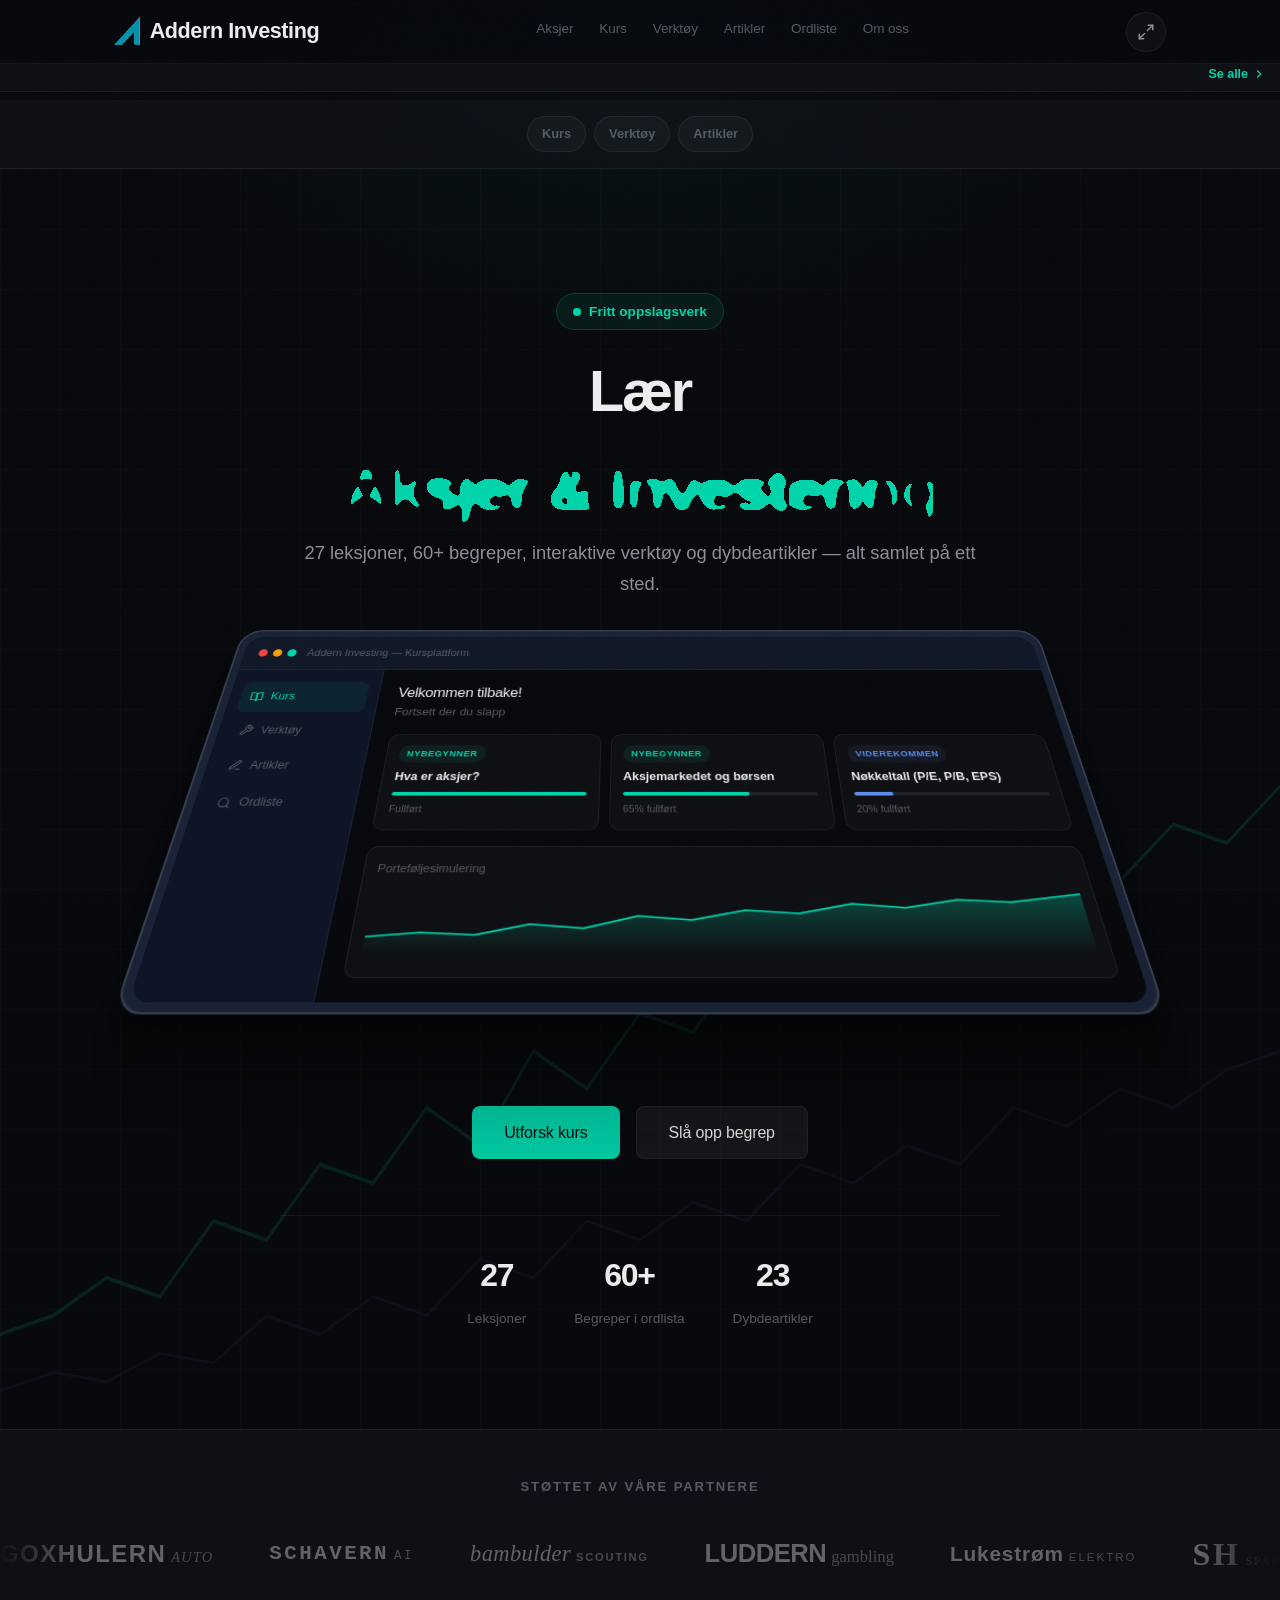
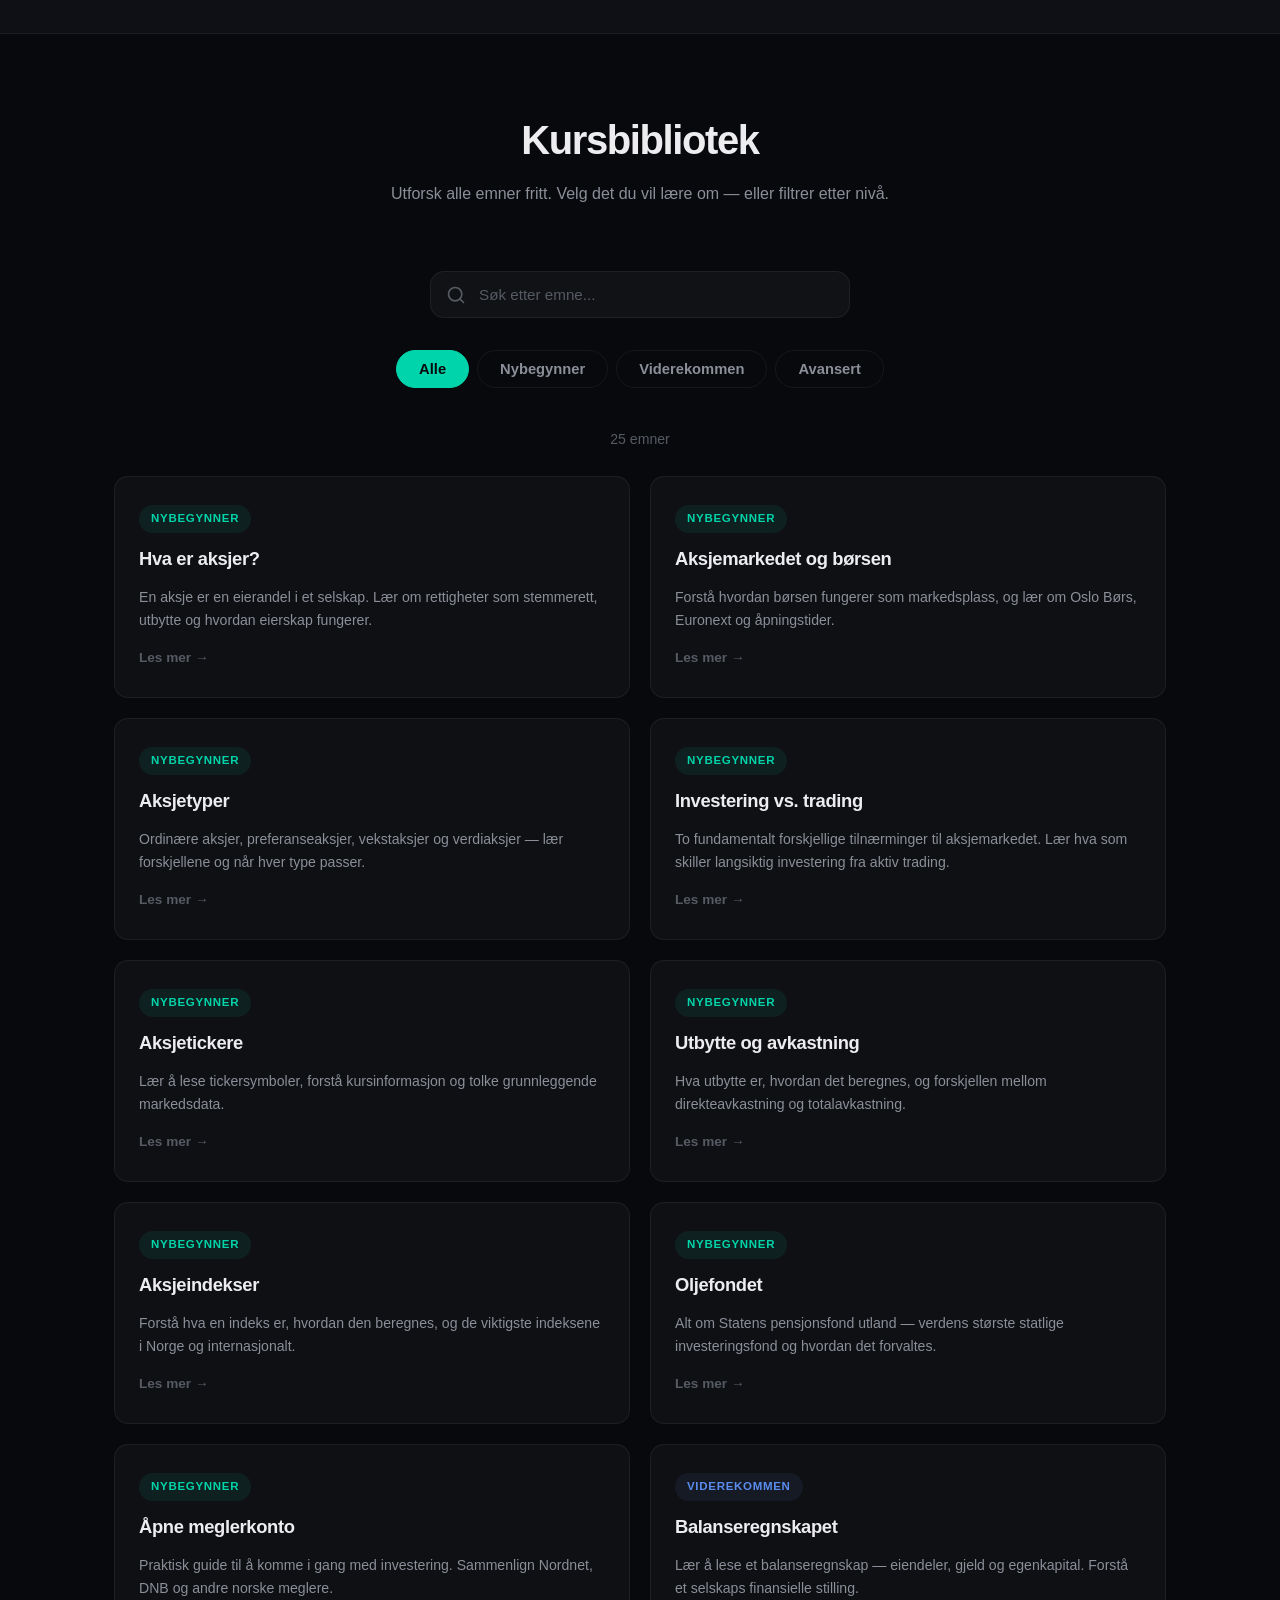
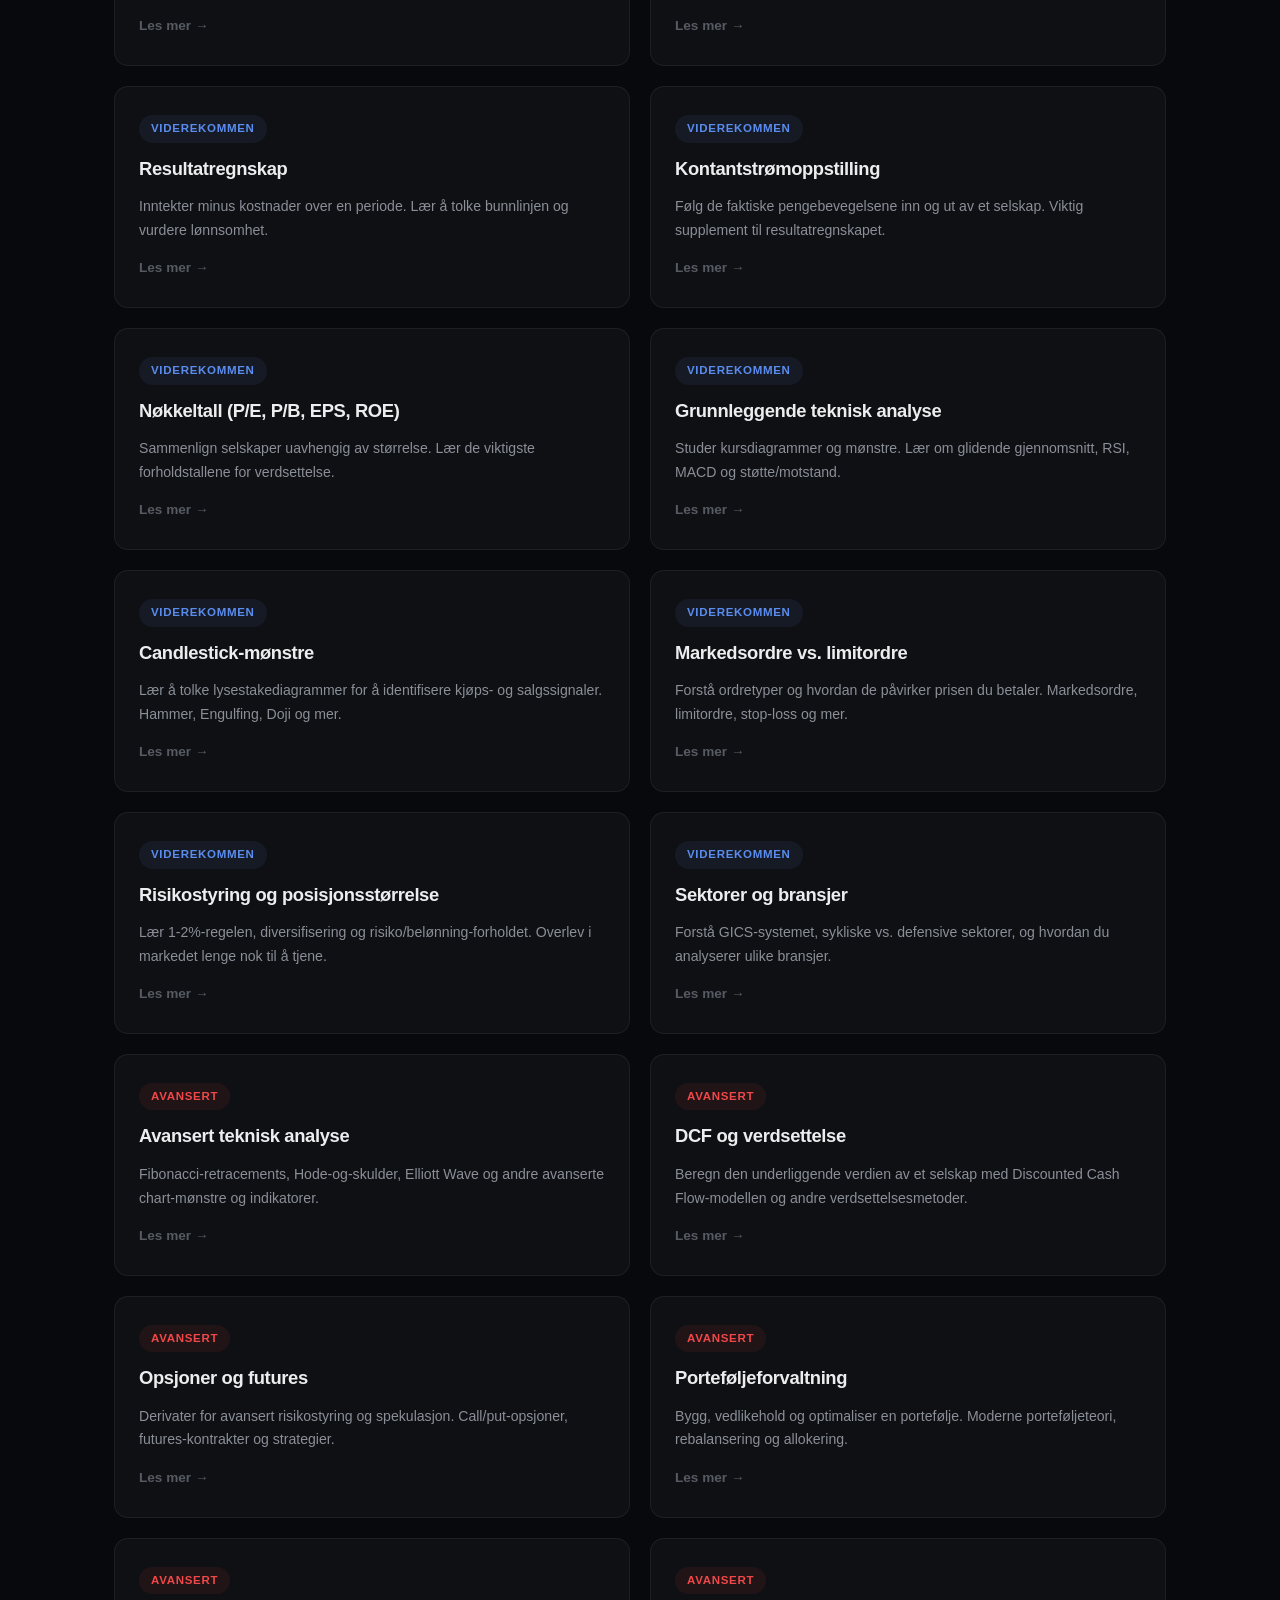
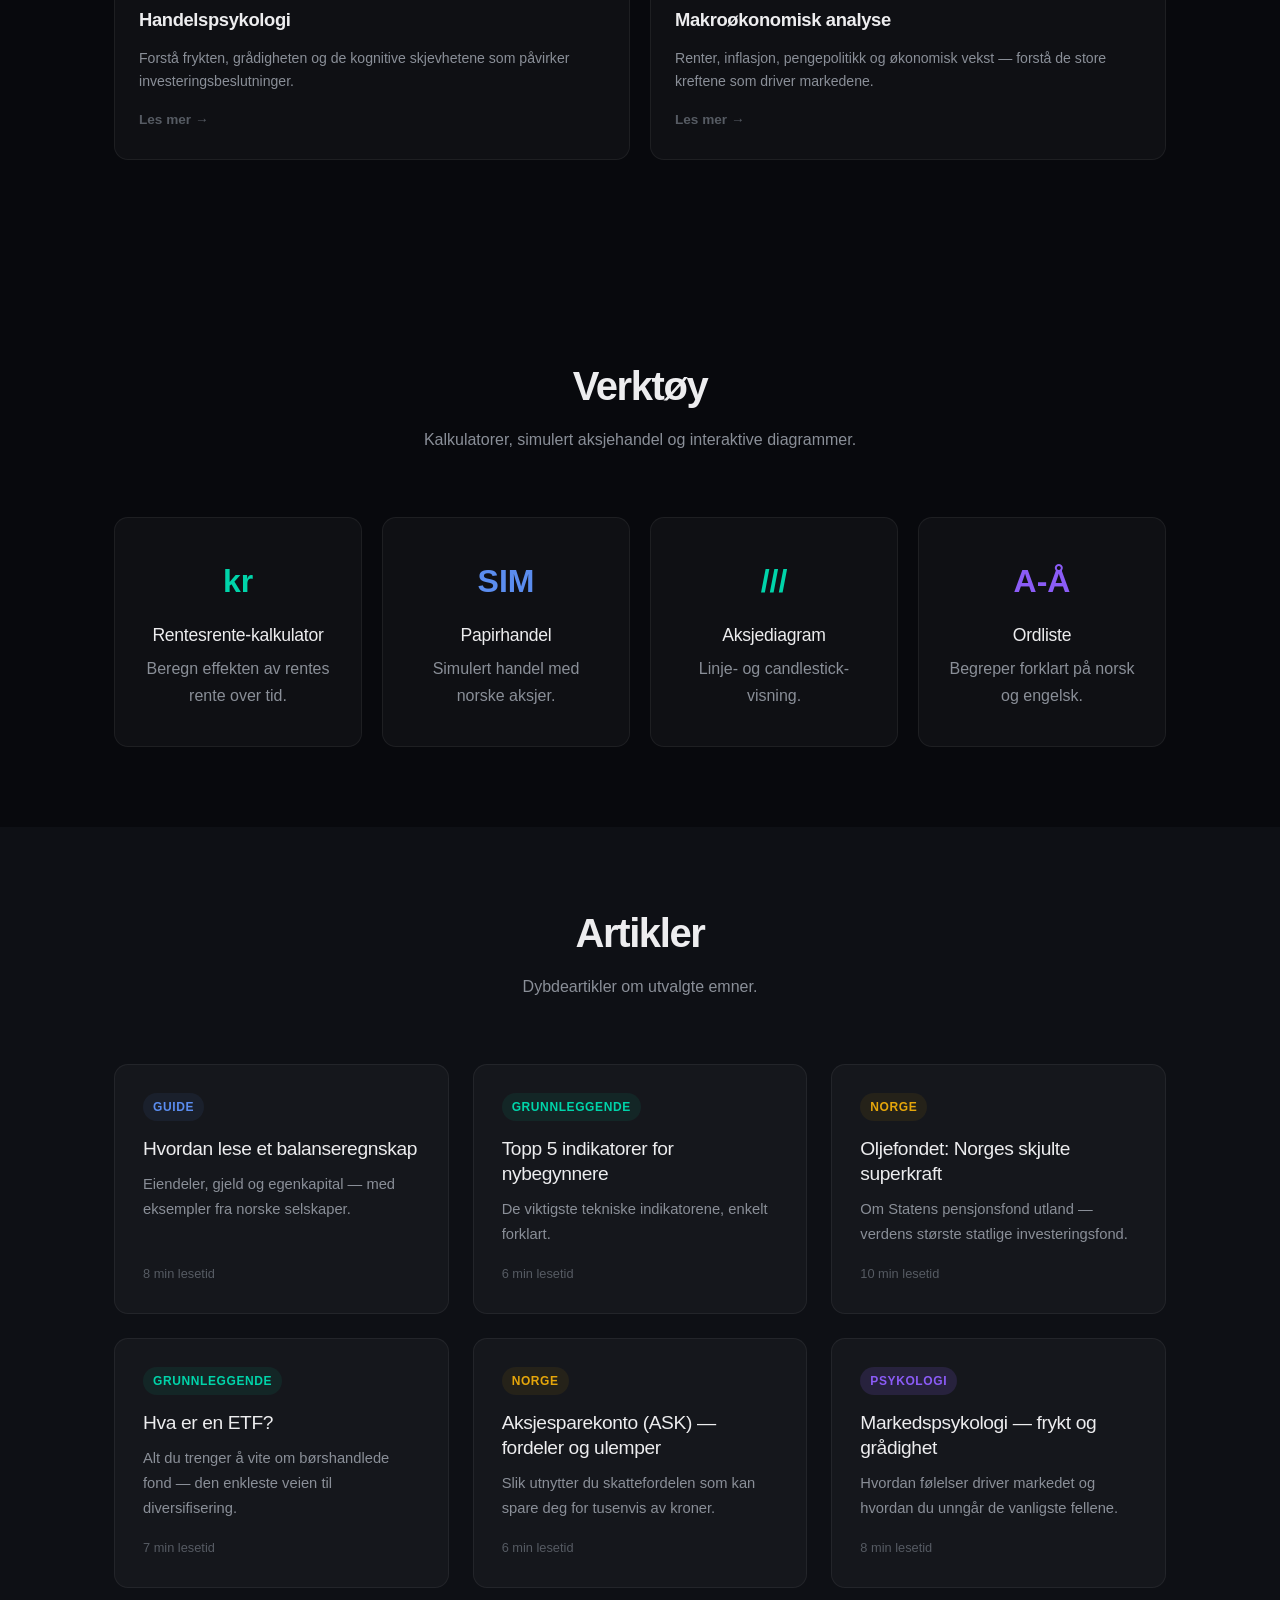
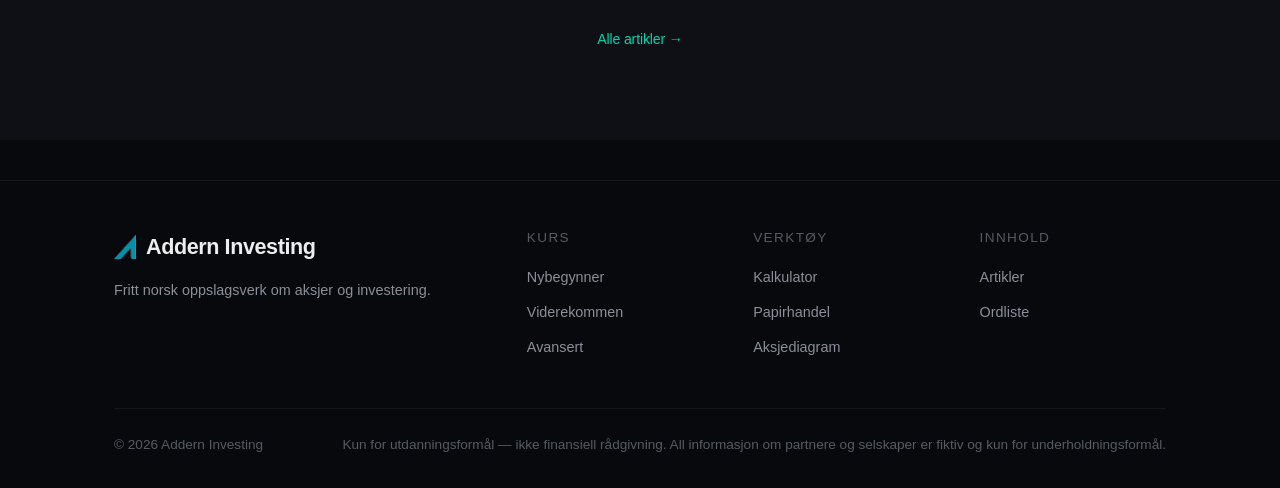
<file: index.html>
<!DOCTYPE html>
<html lang="no" data-theme="dark">
<head>
  <meta charset="UTF-8">
  <meta name="viewport" content="width=device-width, initial-scale=1.0">
  <title>Addern Investing — Fritt oppslagsverk om aksjer og investering</title>
  <meta name="description" content="Fritt norsk oppslagsverk om aksjer og investering. Kurs, verktøy, ordliste og artikler — alt du trenger for å forstå aksjemarkedet.">
  <meta property="og:title" content="Addern Investing — Fritt oppslagsverk om aksjer og investering">
  <meta property="og:description" content="27 leksjoner, 60+ begreper, interaktive verktøy og dybdeartikler — alt samlet på ett sted.">
  <meta property="og:image" content="images/logo-original.png">
  <meta property="og:type" content="website">
  <meta name="twitter:card" content="summary_large_image">
  <link rel="stylesheet" href="css/style.css">
  <link rel="icon" href="images/favicon.png" type="image/png">
  <style>
    .lib-search{max-width:420px;margin:0 auto 8px;position:relative}
    .lib-search input{width:100%;padding:14px 20px 14px 48px;border-radius:var(--radius-lg);border:1px solid var(--border-color);background:var(--bg-input);color:var(--text-primary);font-family:var(--font-body);font-size:.95rem;transition:border-color var(--transition);box-sizing:border-box}
    .lib-search input:focus{outline:none;border-color:var(--accent-green)}
    .lib-search input::placeholder{color:var(--text-muted)}
    .lib-search svg{position:absolute;left:16px;top:50%;transform:translateY(-50%);width:20px;height:20px;stroke:var(--text-muted);fill:none;stroke-width:2;stroke-linecap:round;stroke-linejoin:round}
    .lib-filters{display:flex;gap:8px;justify-content:center;flex-wrap:wrap;margin:32px 0 40px}
    .lib-filter{padding:10px 22px;border-radius:100px;border:1px solid var(--border-color);background:transparent;color:var(--text-secondary);font-family:var(--font-body);font-size:.92rem;font-weight:600;cursor:pointer;transition:all var(--transition)}
    .lib-filter:hover{border-color:var(--border-color-strong);color:var(--text-primary)}
    .lib-filter.active{background:var(--accent-green);color:var(--text-inverse);border-color:var(--accent-green)}
    .lib-filter[data-level="nybegynner"].active{background:var(--accent-green);border-color:var(--accent-green)}
    .lib-filter[data-level="viderekommen"].active{background:var(--accent-blue);border-color:var(--accent-blue)}
    .lib-filter[data-level="avansert"].active{background:var(--accent-red);border-color:var(--accent-red)}
    .lib-count{text-align:center;color:var(--text-muted);font-size:.88rem;margin-bottom:24px}
    .lib-grid{display:grid;grid-template-columns:repeat(auto-fill,minmax(min(340px,100%),1fr));gap:20px;margin-bottom:40px}
    .lib-card{background:var(--bg-card);border:1px solid var(--border-color);border-radius:var(--radius-lg);padding:28px 24px;display:flex;flex-direction:column;gap:14px;transition:all var(--transition);text-decoration:none;color:inherit}
    .lib-card:hover{background:var(--bg-card-hover);border-color:var(--border-color-strong)}
    .lib-card-top{display:flex;align-items:center;justify-content:space-between;gap:12px}
    .lib-badge{font-size:.72rem;font-weight:700;text-transform:uppercase;letter-spacing:.06em;padding:4px 12px;border-radius:100px;flex-shrink:0}
    .lib-badge.nybegynner{background:var(--accent-green-dim);color:var(--accent-green)}
    .lib-badge.viderekommen{background:var(--accent-blue-dim);color:var(--accent-blue)}
    .lib-badge.avansert{background:var(--accent-red-dim);color:var(--accent-red)}
    .lib-card h3{font-family:var(--font-heading);font-size:1.15rem;font-weight:700;color:var(--text-primary);line-height:1.35}
    .lib-card p{font-size:.88rem;color:var(--text-secondary);line-height:1.65;flex:1}
    .lib-card-arrow{color:var(--text-muted);font-size:.85rem;font-weight:600;display:flex;align-items:center;gap:6px;transition:color var(--transition)}
    .lib-card:hover .lib-card-arrow{color:var(--accent-green)}
    .lib-card[data-level="viderekommen"]:hover .lib-card-arrow{color:var(--accent-blue)}
    .lib-card[data-level="avansert"]:hover .lib-card-arrow{color:var(--accent-red)}
    .lib-card.hidden{display:none}
    @media(max-width:700px){.lib-grid{grid-template-columns:1fr}.lib-card{padding:22px 18px}}

    /* --- Gooey Text Morph --- */
    .gooey-wrap {
      position: relative;
      display: block;
      width: 100%;
      height: clamp(3rem, 8vw, 5.5rem);
      filter: url(#gooey-threshold);
      text-align: center;
      margin-top: 8px;
    }
    .gooey-text {
      position: absolute;
      left: 50%;
      top: 0;
      transform: translateX(-50%);
      display: inline-block;
      white-space: nowrap;
      color: var(--accent-green);
      font-family: var(--font-heading);
      font-weight: 600;
      font-size: clamp(2.2rem, 7vw, 4.2rem);
      letter-spacing: -0.04em;
      line-height: 1.2;
    }

    /* --- Trusted Partners Ticker --- */
    .trusted-section {
      background: var(--bg-secondary);
      padding: 48px 0 52px;
      text-align: center;
      overflow: hidden;
      border-top: 1px solid var(--border-color);
      border-bottom: 1px solid var(--border-color);
    }
    .trusted-heading {
      font-family: var(--font-body);
      font-size: 0.82rem;
      font-weight: 600;
      text-transform: uppercase;
      letter-spacing: 0.14em;
      color: var(--text-muted);
      margin-bottom: 32px;
    }
    .trusted-ticker-wrap {
      position: relative;
      width: 100%;
    }
    .trusted-fade {
      position: absolute;
      top: 0;
      bottom: 0;
      width: 80px;
      z-index: 2;
      pointer-events: none;
    }
    .trusted-fade-left {
      left: 0;
      background: linear-gradient(to right, var(--bg-secondary), transparent);
    }
    .trusted-fade-right {
      right: 0;
      background: linear-gradient(to left, var(--bg-secondary), transparent);
    }
    .trusted-ticker {
      overflow: hidden;
      width: 100%;
    }
    .trusted-track {
      display: flex;
      align-items: center;
      gap: 56px;
      width: max-content;
      animation: tickerScroll 40s linear infinite;
    }
    @keyframes tickerScroll {
      0% { transform: translateX(0); }
      100% { transform: translateX(-50%); }
    }
    .trusted-ticker:hover .trusted-track {
      animation-play-state: paused;
    }

    /* Each logo — unique font styles */
    .tlogo {
      display: inline-flex;
      align-items: baseline;
      gap: 5px;
      white-space: nowrap;
      color: rgba(255,255,255,0.35);
      transition: color 0.3s;
      flex-shrink: 0;
      cursor: pointer;
      text-decoration: none;
    }
    .tlogo:hover {
      color: rgba(255,255,255,0.85);
    }
    .tlogo small {
      font-size: 0.6em;
      opacity: 0.7;
      letter-spacing: 0.08em;
    }

    /* Unique font per company */
    .tlogo-goxhulern {
      font-family: 'Impact', 'Arial Black', sans-serif;
      font-size: 1.5rem;
      font-weight: 900;
      letter-spacing: 0.06em;
      text-transform: uppercase;
    }
    .tlogo-goxhulern small { font-family: 'Georgia', serif; font-style: italic; text-transform: none; font-weight: 400; }

    .tlogo-schavern {
      font-family: 'Courier New', monospace;
      font-size: 1.3rem;
      font-weight: 700;
      letter-spacing: 0.12em;
      text-transform: uppercase;
    }
    .tlogo-schavern small { font-family: 'Courier New', monospace; font-weight: 400; letter-spacing: 0.2em; }

    .tlogo-bambulder {
      font-family: 'Georgia', 'Times New Roman', serif;
      font-size: 1.4rem;
      font-weight: 400;
      font-style: italic;
      letter-spacing: 0.02em;
      text-transform: none;
    }
    .tlogo-bambulder small { font-style: normal; text-transform: uppercase; font-weight: 700; letter-spacing: 0.15em; font-family: 'Arial', sans-serif; font-size: 0.5em; }

    .tlogo-luddern {
      font-family: 'Arial Black', 'Gadget', sans-serif;
      font-size: 1.6rem;
      font-weight: 900;
      letter-spacing: -0.02em;
      text-transform: uppercase;
    }
    .tlogo-luddern small { font-family: 'Brush Script MT', 'Segoe Script', cursive; text-transform: lowercase; font-weight: 400; font-size: 0.65em; letter-spacing: 0; }

    .tlogo-lukestrom {
      font-family: 'Trebuchet MS', 'Lucida Sans', sans-serif;
      font-size: 1.3rem;
      font-weight: 700;
      letter-spacing: 0.04em;
    }
    .tlogo-lukestrom small { font-family: 'Trebuchet MS', sans-serif; font-weight: 400; text-transform: uppercase; letter-spacing: 0.18em; font-size: 0.55em; }

    .tlogo-sh {
      font-family: 'Georgia', serif;
      font-size: 2rem;
      font-weight: 700;
      letter-spacing: 0.08em;
    }
    .tlogo-sh small { font-family: 'Palatino', 'Book Antiqua', serif; font-weight: 400; font-size: 0.4em; letter-spacing: 0.1em; text-transform: uppercase; }

    .tlogo-tavares {
      font-family: 'Segoe UI', system-ui, sans-serif;
      font-size: 1.4rem;
      font-weight: 800;
      letter-spacing: 0.15em;
      text-transform: uppercase;
    }
    .tlogo-tavares small { font-weight: 300; letter-spacing: 0.25em; font-size: 0.5em; }

    .tlogo-grexern {
      font-family: 'Copperplate', 'Copperplate Gothic Light', 'Gill Sans', sans-serif;
      font-size: 1.3rem;
      font-weight: 400;
      letter-spacing: 0.2em;
      text-transform: uppercase;
    }
    .tlogo-grexern small { font-family: 'Arial Narrow', Arial, sans-serif; font-weight: 700; letter-spacing: 0.1em; font-size: 0.55em; }

    .tlogo-minh {
      font-family: 'Impact', 'Haettenschweiler', sans-serif;
      font-size: 1.7rem;
      font-weight: 900;
      letter-spacing: -0.01em;
      text-transform: uppercase;
    }
    .tlogo-minh small { font-family: 'Verdana', sans-serif; font-weight: 400; font-size: 0.45em; letter-spacing: 0.15em; }

    .tlogo-bislimern {
      font-family: 'Didot', 'Bodoni MT', 'Times New Roman', serif;
      font-size: 1.4rem;
      font-weight: 400;
      font-style: italic;
      letter-spacing: 0.03em;
    }
    .tlogo-bislimern small { font-style: normal; font-family: 'Futura', 'Century Gothic', sans-serif; text-transform: uppercase; font-weight: 700; letter-spacing: 0.12em; font-size: 0.5em; }

    .tlogo-eriksen {
      font-family: 'Palatino Linotype', 'Book Antiqua', serif;
      font-size: 1.35rem;
      font-weight: 700;
      letter-spacing: 0.08em;
      text-transform: uppercase;
    }
    .tlogo-eriksen small { font-family: 'Brush Script MT', 'Segoe Script', cursive; text-transform: none; font-weight: 400; font-size: 0.7em; letter-spacing: 0; }

    .tlogo-vega {
      font-family: 'Helvetica Neue', 'Helvetica', Arial, sans-serif;
      font-size: 1.5rem;
      font-weight: 900;
      letter-spacing: 0.22em;
      text-transform: uppercase;
    }
    .tlogo-vega small { font-weight: 300; letter-spacing: 0.1em; font-size: 0.55em; }

    .tlogo-fagermoen {
      font-family: 'Impact', 'Arial Black', sans-serif;
      font-size: 1.4rem;
      font-weight: 900;
      letter-spacing: 0.08em;
      text-transform: uppercase;
    }
    .tlogo-fagermoen small { font-family: 'Trebuchet MS', sans-serif; font-weight: 400; text-transform: uppercase; letter-spacing: 0.12em; font-size: 0.5em; }

    .tlogo-hovik {
      font-family: 'Didot', 'Bodoni MT', 'Times New Roman', serif;
      font-size: 1.4rem;
      font-weight: 400;
      font-style: italic;
      letter-spacing: 0.06em;
    }
    .tlogo-hovik small { font-style: normal; font-family: 'Futura', 'Century Gothic', sans-serif; text-transform: uppercase; font-weight: 700; letter-spacing: 0.15em; font-size: 0.45em; }

    .tlogo-anders {
      font-family: 'Palatino Linotype', 'Book Antiqua', serif;
      font-size: 1.35rem;
      font-weight: 700;
      letter-spacing: 0.05em;
      text-transform: uppercase;
    }
    .tlogo-anders small { font-family: 'Georgia', serif; font-weight: 400; font-style: italic; text-transform: none; font-size: 0.6em; letter-spacing: 0; }

    .tlogo-kronstad {
      font-family: 'Copperplate', 'Copperplate Gothic Light', 'Gill Sans', sans-serif;
      font-size: 1.3rem;
      font-weight: 400;
      letter-spacing: 0.18em;
      text-transform: uppercase;
    }
    .tlogo-kronstad small { font-family: 'Georgia', serif; font-weight: 400; font-size: 0.5em; letter-spacing: 0.1em; text-transform: uppercase; }

    .tlogo-yusufern {
      font-family: 'Georgia', 'Times New Roman', serif;
      font-size: 1.5rem;
      font-weight: 700;
      letter-spacing: 0.04em;
    }
    .tlogo-yusufern small { font-family: 'Arial', sans-serif; font-weight: 400; text-transform: uppercase; letter-spacing: 0.15em; font-size: 0.5em; }
  </style>
</head>
<body>

<!-- Preloader -->
<div class="preloader" id="preloader">
  <div class="preloader-inner">
    <img src="images/logo-icon.png" alt="" class="preloader-logo">
    <div class="preloader-bar"><div class="preloader-fill"></div></div>
  </div>
</div>

<!-- Scroll progress -->
<div class="scroll-progress" id="scroll-progress"></div>

<svg style="position:absolute;width:0;height:0;" aria-hidden="true">
  <defs>
    <filter id="gooey-threshold">
      <feColorMatrix in="SourceGraphic" type="matrix"
        values="1 0 0 0 0
                0 1 0 0 0
                0 0 1 0 0
                0 0 0 255 -140"/>
    </filter>
  </defs>
</svg>

<nav class="nav">
  <div class="nav-inner">
    <a href="index.html" class="nav-logo">
      <img src="images/logo-icon.png" alt="" class="logo-img"> Addern Investing
    </a>
    <ul class="nav-links">
      <li><a href="#" id="navAksjerBtn">Aksjer</a></li>
      <li><a href="#kurs">Kurs</a></li>
      <li><a href="verktoy.html">Verktøy</a></li>
      <li><a href="blogg.html">Artikler</a></li>
      <li><a href="ordliste.html">Ordliste</a></li>
      <li><a href="om-oss.html">Om oss</a></li>
    </ul>
    <div class="nav-actions">
      <button class="fullscreen-toggle" aria-label="Fullskjerm"><svg viewBox="0 0 24 24"><polyline points="15 3 21 3 21 9"/><polyline points="9 21 3 21 3 15"/><line x1="21" y1="3" x2="14" y2="10"/><line x1="3" y1="21" x2="10" y2="14"/></svg></button>
      <button class="hamburger" aria-label="Meny" aria-expanded="false"><span></span></button>
    </div>
  </div>
</nav>

<div class="quick-nav">
  <a href="#kurs">Kurs</a>
  <a href="#verktoy-oversikt">Verktøy</a>
  <a href="#artikler">Artikler</a>
</div>

<section class="hero-scroll" id="kom-i-gang">
  <div class="hero-bg">
    <div class="hero-grid"></div>
    <svg viewBox="0 0 1200 400" preserveAspectRatio="none">
      <polyline fill="none" stroke="#00d4aa" stroke-width="2"
        points="0,350 50,340 100,320 150,330 200,290 250,300 300,260 350,270 400,230 450,250 500,200 550,220 600,180 650,190 700,150 750,170 800,130 850,160 900,120 950,140 1000,100 1050,110 1100,80 1150,90 1200,60"/>
      <polyline fill="none" stroke="#3b82f6" stroke-width="1.5" opacity="0.5"
        points="0,380 50,370 100,375 150,360 200,365 250,340 300,350 350,330 400,340 450,310 500,320 550,290 600,300 650,280 700,290 750,260 800,270 850,250 900,260 950,230 1000,240 1050,220 1100,230 1150,210 1200,200"/>
    </svg>
  </div>

  <div class="hero-scroll-inner">
    <!-- Title section (moves up on scroll) -->
    <div class="hero-scroll-header" id="hero-header">
      <div class="hero-badge">
        <span class="pulse"></span>
        Fritt oppslagsverk
      </div>
      <h1>Lær</h1>
      <div class="gooey-wrap"><span class="gooey-text" id="gooey1"></span><span class="gooey-text" id="gooey2"></span></div>
      <p>27 leksjoner, 60+ begreper, interaktive verktøy og dybdeartikler — alt samlet på ett sted.</p>
    </div>

    <!-- 3D scroll card -->
    <div class="hero-scroll-card" id="hero-card">
      <div class="hero-card-inner">
        <!-- Dashboard preview inside the card -->
        <div class="hero-dashboard">
          <div class="hero-dash-nav">
            <div class="hero-dash-dots">
              <span style="background:#ef4444;"></span>
              <span style="background:#f59e0b;"></span>
              <span style="background:#00d4aa;"></span>
            </div>
            <div class="hero-dash-title">Addern Investing — Kursplattform</div>
          </div>
          <div class="hero-dash-body">
            <div class="hero-dash-sidebar">
              <div class="hero-dash-menu-item active">
                <svg viewBox="0 0 24 24" fill="none" stroke="currentColor" stroke-width="2"><path d="M2 3h6a4 4 0 014 4v14a3 3 0 00-3-3H2z"/><path d="M22 3h-6a4 4 0 00-4 4v14a3 3 0 013-3h7z"/></svg>
                Kurs
              </div>
              <div class="hero-dash-menu-item">
                <svg viewBox="0 0 24 24" fill="none" stroke="currentColor" stroke-width="2"><path d="M14.7 6.3a1 1 0 000 1.4l1.6 1.6a1 1 0 001.4 0l3.77-3.77a6 6 0 01-7.94 7.94l-6.91 6.91a2.12 2.12 0 01-3-3l6.91-6.91a6 6 0 017.94-7.94l-3.76 3.76z"/></svg>
                Verktøy
              </div>
              <div class="hero-dash-menu-item">
                <svg viewBox="0 0 24 24" fill="none" stroke="currentColor" stroke-width="2"><path d="M12 20h9"/><path d="M16.5 3.5a2.121 2.121 0 013 3L7 19l-4 1 1-4L16.5 3.5z"/></svg>
                Artikler
              </div>
              <div class="hero-dash-menu-item">
                <svg viewBox="0 0 24 24" fill="none" stroke="currentColor" stroke-width="2"><circle cx="11" cy="11" r="8"/><line x1="21" y1="21" x2="16.65" y2="16.65"/></svg>
                Ordliste
              </div>
            </div>
            <div class="hero-dash-content">
              <div class="hero-dash-welcome">
                <h3>Velkommen tilbake!</h3>
                <p>Fortsett der du slapp</p>
              </div>
              <div class="hero-dash-cards">
                <div class="hero-dash-card">
                  <div class="hero-dash-card-badge green">Nybegynner</div>
                  <div class="hero-dash-card-title">Hva er aksjer?</div>
                  <div class="hero-dash-progress">
                    <div class="hero-dash-progress-bar" style="width:100%"></div>
                  </div>
                  <div class="hero-dash-progress-text">Fullført</div>
                </div>
                <div class="hero-dash-card">
                  <div class="hero-dash-card-badge green">Nybegynner</div>
                  <div class="hero-dash-card-title">Aksjemarkedet og børsen</div>
                  <div class="hero-dash-progress">
                    <div class="hero-dash-progress-bar" style="width:65%"></div>
                  </div>
                  <div class="hero-dash-progress-text">65% fullført</div>
                </div>
                <div class="hero-dash-card">
                  <div class="hero-dash-card-badge blue">Viderekommen</div>
                  <div class="hero-dash-card-title">Nøkkeltall (P/E, P/B, EPS)</div>
                  <div class="hero-dash-progress">
                    <div class="hero-dash-progress-bar blue" style="width:20%"></div>
                  </div>
                  <div class="hero-dash-progress-text">20% fullført</div>
                </div>
              </div>
              <!-- Mini chart -->
              <div class="hero-dash-chart">
                <div class="hero-dash-chart-label">Porteføljesimulering</div>
                <svg viewBox="0 0 400 80" preserveAspectRatio="none">
                  <defs>
                    <linearGradient id="chartGrad" x1="0" y1="0" x2="0" y2="1">
                      <stop offset="0%" stop-color="#00d4aa" stop-opacity="0.3"/>
                      <stop offset="100%" stop-color="#00d4aa" stop-opacity="0"/>
                    </linearGradient>
                  </defs>
                  <path d="M0,60 L30,55 60,58 90,45 120,50 150,35 180,40 210,28 240,32 270,20 300,25 330,15 360,18 400,8 L400,80 L0,80Z" fill="url(#chartGrad)"/>
                  <polyline fill="none" stroke="#00d4aa" stroke-width="2" points="0,60 30,55 60,58 90,45 120,50 150,35 180,40 210,28 240,32 270,20 300,25 330,15 360,18 400,8"/>
                </svg>
              </div>
            </div>
          </div>
        </div>
      </div>
    </div>

    <!-- Stats and CTA below card -->
    <div class="hero-scroll-footer">
      <div class="hero-cta">
        <a href="#kurs" class="btn btn-primary btn-lg">Utforsk kurs</a>
        <a href="ordliste.html" class="btn btn-secondary btn-lg">Slå opp begrep</a>
      </div>
      <div class="hero-stats">
        <div class="hero-stat">
          <div class="number">27</div>
          <div class="label">Leksjoner</div>
        </div>
        <div class="hero-stat">
          <div class="number">60+</div>
          <div class="label">Begreper i ordlista</div>
        </div>
        <div class="hero-stat">
          <div class="number">23</div>
          <div class="label">Dybdeartikler</div>
        </div>
      </div>
    </div>
  </div>
</section>

<!-- ═══ STOCK TICKER BAR + PANEL ═══ -->
<style>
  /* ── Top ticker bar (news-style, pinned under nav) ── */
  .stock-bar{position:fixed;top:56px;left:0;right:0;z-index:90;background:var(--bg-secondary);border-bottom:1px solid var(--border-color);overflow:hidden;height:36px;display:flex;align-items:center}
  .stock-bar-track{display:flex;gap:32px;width:max-content;animation:stockBarScroll 40s linear infinite;align-items:center;height:100%}
  .stock-bar:hover .stock-bar-track{animation-play-state:paused}
  @keyframes stockBarScroll{0%{transform:translateX(0)}100%{transform:translateX(-50%)}}
  .stock-bar-item{display:flex;align-items:center;gap:8px;white-space:nowrap;flex-shrink:0;font-size:.8rem}
  .stock-bar-sym{font-family:var(--font-heading);font-weight:700;color:var(--text-primary);font-size:.78rem}
  .stock-bar-price{color:var(--text-secondary);font-variant-numeric:tabular-nums}
  .stock-bar-chg{font-weight:600;font-size:.75rem;padding:1px 6px;border-radius:4px;font-variant-numeric:tabular-nums}
  .stock-bar-chg.up{color:#00d4aa;background:rgba(0,212,170,.08)}
  .stock-bar-chg.down{color:#f04848;background:rgba(240,72,72,.08)}
  .stock-bar-btn{position:absolute;right:0;top:0;bottom:0;display:flex;align-items:center;padding:0 14px;background:linear-gradient(to right,transparent,var(--bg-secondary) 30%);cursor:pointer;border:none;color:var(--accent-green);font-family:var(--font-body);font-size:.78rem;font-weight:600;gap:4px;z-index:2;transition:color .2s}
  .stock-bar-btn:hover{color:var(--text-primary)}
  .stock-bar-btn svg{width:14px;height:14px;stroke:currentColor;fill:none;stroke-width:2}
  /* Push page content down to account for ticker bar */
  body{padding-top:36px}

  /* ── Fullscreen stock panel ── */
  .stock-panel-overlay{position:fixed;inset:0;z-index:200;background:rgba(8,9,13,.85);backdrop-filter:blur(12px);opacity:0;visibility:hidden;transition:opacity .3s,visibility .3s}
  .stock-panel-overlay.open{opacity:1;visibility:visible}
  .stock-panel{position:fixed;top:0;right:0;bottom:0;width:100%;max-width:560px;z-index:201;background:var(--bg-primary);border-left:1px solid var(--border-color);transform:translateX(100%);transition:transform .35s cubic-bezier(.4,0,.2,1);overflow-y:auto;-webkit-overflow-scrolling:touch}
  .stock-panel.open{transform:translateX(0)}
  .stock-panel-head{display:flex;align-items:center;justify-content:space-between;padding:20px 24px;border-bottom:1px solid var(--border-color);position:sticky;top:0;background:var(--bg-primary);z-index:5}
  .stock-panel-title{font-family:var(--font-heading);font-weight:700;font-size:1.15rem}
  .stock-panel-live{display:inline-flex;align-items:center;gap:6px;font-size:.75rem;color:var(--accent-green);font-weight:600;margin-left:10px}
  .stock-panel-live .dot{width:6px;height:6px;border-radius:50%;background:var(--accent-green);animation:livePulse 2s infinite}
  @keyframes livePulse{0%,100%{opacity:1}50%{opacity:.3}}
  .stock-panel-close{width:36px;height:36px;border-radius:var(--radius-sm);border:1px solid var(--border-color);background:transparent;color:var(--text-secondary);font-size:18px;display:flex;align-items:center;justify-content:center;cursor:pointer;transition:all .2s}
  .stock-panel-close:hover{background:var(--bg-card);color:var(--text-primary)}
  .stock-panel-tabs{display:flex;gap:6px;padding:16px 24px 12px;border-bottom:1px solid var(--border-color);position:sticky;top:69px;background:var(--bg-primary);z-index:4}
  .sp-tab{padding:8px 18px;border-radius:100px;border:1px solid var(--border-color);background:transparent;color:var(--text-secondary);font-family:var(--font-body);font-size:.82rem;font-weight:600;cursor:pointer;transition:all .2s}
  .sp-tab:hover{border-color:var(--border-color-strong);color:var(--text-primary)}
  .sp-tab.active{background:var(--accent-green);color:var(--text-inverse);border-color:var(--accent-green)}
  .stock-panel-body{padding:16px 24px 40px}
  .stock-panel-grid{display:flex;flex-direction:column;gap:10px}
  .sp-card{display:flex;align-items:center;gap:14px;padding:16px;background:var(--bg-card);border:1px solid var(--border-color);border-radius:var(--radius-md);transition:all .2s}
  .sp-card:hover{background:var(--bg-card-hover);border-color:var(--border-color-strong)}
  .sp-card-icon{width:40px;height:40px;border-radius:var(--radius-sm);background:rgba(255,255,255,.04);display:flex;align-items:center;justify-content:center;font-weight:700;font-family:var(--font-heading);color:var(--text-muted);font-size:.85rem;flex-shrink:0}
  .sp-card-info{flex:1;min-width:0}
  .sp-card-name{font-family:var(--font-heading);font-weight:700;font-size:.9rem;color:var(--text-primary)}
  .sp-card-sym{font-size:.75rem;color:var(--text-muted)}
  .sp-card-right{text-align:right;flex-shrink:0}
  .sp-card-price{font-family:var(--font-heading);font-weight:700;font-size:.95rem;color:var(--text-primary);font-variant-numeric:tabular-nums}
  .sp-card-chg{font-size:.78rem;font-weight:600;font-variant-numeric:tabular-nums}
  .sp-card-chg.up{color:#00d4aa}
  .sp-card-chg.down{color:#f04848}
  .sp-card-chart{display:flex;align-items:end;gap:2px;height:24px;margin-top:3px;justify-content:flex-end}
  .sp-card-chart .bar{width:3px;border-radius:1px}
  .stock-panel-note{text-align:center;color:var(--text-muted);font-size:.72rem;padding:16px 24px 24px;border-top:1px solid var(--border-color);margin-top:16px}
  .stock-panel-updated{text-align:center;color:var(--text-muted);font-size:.72rem;margin-bottom:12px}

  @media(max-width:560px){.stock-panel{max-width:100%}}
</style>

<!-- Top ticker bar -->
<div class="stock-bar" id="stockBar">
  <div class="stock-bar-track" id="stockBarTrack"></div>
  <button class="stock-bar-btn" id="stockBarBtn" aria-label="Se dagens aksjer">
    Se alle <svg viewBox="0 0 24 24"><polyline points="9 18 15 12 9 6"/></svg>
  </button>
</div>

<!-- Slide-in panel -->
<div class="stock-panel-overlay" id="stockOverlay"></div>
<div class="stock-panel" id="stockPanel" role="dialog" aria-label="Dagens aksjer">
  <div class="stock-panel-head">
    <div>
      <span class="stock-panel-title">Dagens aksjer</span>
      <span class="stock-panel-live"><span class="dot"></span> Live</span>
    </div>
    <button class="stock-panel-close" id="stockPanelClose" aria-label="Lukk">&times;</button>
  </div>
  <div class="stock-panel-tabs" id="spTabs">
    <button class="sp-tab active" data-market="us">Nasdaq / NYSE</button>
    <button class="sp-tab" data-market="crypto">Krypto</button>
  </div>
  <div class="stock-panel-body">
    <div class="stock-panel-updated" id="spUpdated"></div>
    <div class="stock-panel-grid" id="spGrid"></div>
  </div>
  <div class="stock-panel-note">Live data via Finnhub. Oppdateres hvert 30s. Kun til informasjonsformål — ikke finansiell rådgivning.</div>
</div>

<!-- Trusted By Partners — Auto-scrolling logos -->
<section class="trusted-section">
  <h3 class="trusted-heading">Støttet av våre partnere</h3>
  <div class="trusted-ticker-wrap">
    <div class="trusted-fade trusted-fade-left"></div>
    <div class="trusted-fade trusted-fade-right"></div>
    <div class="trusted-ticker" id="trusted-ticker">
      <div class="trusted-track">
        <a href="partner.html?id=goxhulern-auto" class="tlogo tlogo-goxhulern">GOXHULERN<small>AUTO</small></a>
        <a href="partner.html?id=schavern" class="tlogo tlogo-schavern">SCHAVERN<small>AI</small></a>
        <a href="partner.html?id=bambulder" class="tlogo tlogo-bambulder">bambulder<small>SCOUTING</small></a>
        <a href="partner.html?id=luddern" class="tlogo tlogo-luddern">LUDDERN<small>gambling</small></a>
        <a href="partner.html?id=lukestrom" class="tlogo tlogo-lukestrom">Lukestrøm<small>ELEKTRO</small></a>
        <a href="partner.html?id=sh-sparebank" class="tlogo tlogo-sh">SH<small>SPAREBANK</small></a>
        <a href="partner.html?id=tavares" class="tlogo tlogo-tavares">TAVARES<small>INDUSTRIES</small></a>
        <a href="partner.html?id=grexern" class="tlogo tlogo-grexern">GREXERN<small>AVIATION</small></a>
        <a href="partner.html?id=minh" class="tlogo tlogo-minh">MINH<small>KAMPSPORT</small></a>
        <a href="partner.html?id=bislimern" class="tlogo tlogo-bislimern">Bislimern<small>MGMT</small></a>
        <a href="partner.html?id=eriksen" class="tlogo tlogo-eriksen">ERIKSEN<small>FILM CO.</small></a>
        <a href="partner.html?id=vega" class="tlogo tlogo-vega">VEGA<small>FITNESS</small></a>
        <a href="partner.html?id=fagermoen" class="tlogo tlogo-fagermoen">FAGERMOEN<small>EXPRESS</small></a>
        <a href="partner.html?id=hovik" class="tlogo tlogo-hovik">Høvik Sossevik<small>DESIGN</small></a>
        <a href="partner.html?id=anders-trykkeri" class="tlogo tlogo-anders">ANDERS<small>Trykkeri</small></a>
        <a href="partner.html?id=kronstad" class="tlogo tlogo-kronstad">KRONSTAD<small>JEWELRY</small></a>
        <a href="partner.html?id=yusufern" class="tlogo tlogo-yusufern">Yusufern<small>DUGSI</small></a>
      </div>
    </div>
  </div>
</section>

<section class="section" id="kurs">
  <div class="container">
    <div class="section-header fade-in">
      <h2>Kursbibliotek</h2>
      <p>Utforsk alle emner fritt. Velg det du vil lære om — eller filtrer etter nivå.</p>
    </div>

    <div class="lib-search">
      <svg viewBox="0 0 24 24"><circle cx="11" cy="11" r="8"/><line x1="21" y1="21" x2="16.65" y2="16.65"/></svg>
      <input type="text" id="lib-search" placeholder="Søk etter emne..." autocomplete="off">
    </div>

    <div class="lib-filters">
      <button class="lib-filter active" data-level="alle">Alle</button>
      <button class="lib-filter" data-level="nybegynner">Nybegynner</button>
      <button class="lib-filter" data-level="viderekommen">Viderekommen</button>
      <button class="lib-filter" data-level="avansert">Avansert</button>
    </div>

    <div class="lib-count" id="lib-count">25 emner</div>

    <div class="lib-grid" id="lib-grid">

      <a class="lib-card fade-in" data-level="nybegynner" href="kurs/nybegynner.html#modul-1">
        <div class="lib-card-top"><span class="lib-badge nybegynner">Nybegynner</span></div>
        <h3>Hva er aksjer?</h3>
        <p>En aksje er en eierandel i et selskap. Lær om rettigheter som stemmerett, utbytte og hvordan eierskap fungerer.</p>
        <span class="lib-card-arrow">Les mer &rarr;</span>
      </a>

      <a class="lib-card fade-in" data-level="nybegynner" href="kurs/nybegynner.html#modul-2">
        <div class="lib-card-top"><span class="lib-badge nybegynner">Nybegynner</span></div>
        <h3>Aksjemarkedet og børsen</h3>
        <p>Forstå hvordan børsen fungerer som markedsplass, og lær om Oslo Børs, Euronext og åpningstider.</p>
        <span class="lib-card-arrow">Les mer &rarr;</span>
      </a>

      <a class="lib-card fade-in" data-level="nybegynner" href="kurs/nybegynner.html#modul-3">
        <div class="lib-card-top"><span class="lib-badge nybegynner">Nybegynner</span></div>
        <h3>Aksjetyper</h3>
        <p>Ordinære aksjer, preferanseaksjer, vekstaksjer og verdiaksjer — lær forskjellene og når hver type passer.</p>
        <span class="lib-card-arrow">Les mer &rarr;</span>
      </a>

      <a class="lib-card fade-in" data-level="nybegynner" href="kurs/nybegynner.html#modul-4">
        <div class="lib-card-top"><span class="lib-badge nybegynner">Nybegynner</span></div>
        <h3>Investering vs. trading</h3>
        <p>To fundamentalt forskjellige tilnærminger til aksjemarkedet. Lær hva som skiller langsiktig investering fra aktiv trading.</p>
        <span class="lib-card-arrow">Les mer &rarr;</span>
      </a>

      <a class="lib-card fade-in" data-level="nybegynner" href="kurs/nybegynner.html#modul-5">
        <div class="lib-card-top"><span class="lib-badge nybegynner">Nybegynner</span></div>
        <h3>Aksjetickere</h3>
        <p>Lær å lese tickersymboler, forstå kursinformasjon og tolke grunnleggende markedsdata.</p>
        <span class="lib-card-arrow">Les mer &rarr;</span>
      </a>

      <a class="lib-card fade-in" data-level="nybegynner" href="kurs/nybegynner.html#modul-6">
        <div class="lib-card-top"><span class="lib-badge nybegynner">Nybegynner</span></div>
        <h3>Utbytte og avkastning</h3>
        <p>Hva utbytte er, hvordan det beregnes, og forskjellen mellom direkteavkastning og totalavkastning.</p>
        <span class="lib-card-arrow">Les mer &rarr;</span>
      </a>

      <a class="lib-card fade-in" data-level="nybegynner" href="kurs/nybegynner.html#modul-7">
        <div class="lib-card-top"><span class="lib-badge nybegynner">Nybegynner</span></div>
        <h3>Aksjeindekser</h3>
        <p>Forstå hva en indeks er, hvordan den beregnes, og de viktigste indeksene i Norge og internasjonalt.</p>
        <span class="lib-card-arrow">Les mer &rarr;</span>
      </a>

      <a class="lib-card fade-in" data-level="nybegynner" href="kurs/nybegynner.html#modul-8">
        <div class="lib-card-top"><span class="lib-badge nybegynner">Nybegynner</span></div>
        <h3>Oljefondet</h3>
        <p>Alt om Statens pensjonsfond utland — verdens største statlige investeringsfond og hvordan det forvaltes.</p>
        <span class="lib-card-arrow">Les mer &rarr;</span>
      </a>

      <a class="lib-card fade-in" data-level="nybegynner" href="kurs/nybegynner.html#modul-9">
        <div class="lib-card-top"><span class="lib-badge nybegynner">Nybegynner</span></div>
        <h3>Åpne meglerkonto</h3>
        <p>Praktisk guide til å komme i gang med investering. Sammenlign Nordnet, DNB og andre norske meglere.</p>
        <span class="lib-card-arrow">Les mer &rarr;</span>
      </a>

      <a class="lib-card fade-in" data-level="viderekommen" href="kurs/viderekommen.html#modul-1">
        <div class="lib-card-top"><span class="lib-badge viderekommen">Viderekommen</span></div>
        <h3>Balanseregnskapet</h3>
        <p>Lær å lese et balanseregnskap — eiendeler, gjeld og egenkapital. Forstå et selskaps finansielle stilling.</p>
        <span class="lib-card-arrow">Les mer &rarr;</span>
      </a>

      <a class="lib-card fade-in" data-level="viderekommen" href="kurs/viderekommen.html#modul-2">
        <div class="lib-card-top"><span class="lib-badge viderekommen">Viderekommen</span></div>
        <h3>Resultatregnskap</h3>
        <p>Inntekter minus kostnader over en periode. Lær å tolke bunnlinjen og vurdere lønnsomhet.</p>
        <span class="lib-card-arrow">Les mer &rarr;</span>
      </a>

      <a class="lib-card fade-in" data-level="viderekommen" href="kurs/viderekommen.html#modul-3">
        <div class="lib-card-top"><span class="lib-badge viderekommen">Viderekommen</span></div>
        <h3>Kontantstrømoppstilling</h3>
        <p>Følg de faktiske pengebevegelsene inn og ut av et selskap. Viktig supplement til resultatregnskapet.</p>
        <span class="lib-card-arrow">Les mer &rarr;</span>
      </a>

      <a class="lib-card fade-in" data-level="viderekommen" href="kurs/viderekommen.html#modul-4">
        <div class="lib-card-top"><span class="lib-badge viderekommen">Viderekommen</span></div>
        <h3>Nøkkeltall (P/E, P/B, EPS, ROE)</h3>
        <p>Sammenlign selskaper uavhengig av størrelse. Lær de viktigste forholdstallene for verdsettelse.</p>
        <span class="lib-card-arrow">Les mer &rarr;</span>
      </a>

      <a class="lib-card fade-in" data-level="viderekommen" href="kurs/viderekommen.html#modul-5">
        <div class="lib-card-top"><span class="lib-badge viderekommen">Viderekommen</span></div>
        <h3>Grunnleggende teknisk analyse</h3>
        <p>Studer kursdiagrammer og mønstre. Lær om glidende gjennomsnitt, RSI, MACD og støtte/motstand.</p>
        <span class="lib-card-arrow">Les mer &rarr;</span>
      </a>

      <a class="lib-card fade-in" data-level="viderekommen" href="kurs/viderekommen.html#modul-6">
        <div class="lib-card-top"><span class="lib-badge viderekommen">Viderekommen</span></div>
        <h3>Candlestick-mønstre</h3>
        <p>Lær å tolke lysestakediagrammer for å identifisere kjøps- og salgssignaler. Hammer, Engulfing, Doji og mer.</p>
        <span class="lib-card-arrow">Les mer &rarr;</span>
      </a>

      <a class="lib-card fade-in" data-level="viderekommen" href="kurs/viderekommen.html#modul-7">
        <div class="lib-card-top"><span class="lib-badge viderekommen">Viderekommen</span></div>
        <h3>Markedsordre vs. limitordre</h3>
        <p>Forstå ordretyper og hvordan de påvirker prisen du betaler. Markedsordre, limitordre, stop-loss og mer.</p>
        <span class="lib-card-arrow">Les mer &rarr;</span>
      </a>

      <a class="lib-card fade-in" data-level="viderekommen" href="kurs/viderekommen.html#modul-8">
        <div class="lib-card-top"><span class="lib-badge viderekommen">Viderekommen</span></div>
        <h3>Risikostyring og posisjonsstørrelse</h3>
        <p>Lær 1-2%-regelen, diversifisering og risiko/belønning-forholdet. Overlev i markedet lenge nok til å tjene.</p>
        <span class="lib-card-arrow">Les mer &rarr;</span>
      </a>

      <a class="lib-card fade-in" data-level="viderekommen" href="kurs/viderekommen.html#modul-9">
        <div class="lib-card-top"><span class="lib-badge viderekommen">Viderekommen</span></div>
        <h3>Sektorer og bransjer</h3>
        <p>Forstå GICS-systemet, sykliske vs. defensive sektorer, og hvordan du analyserer ulike bransjer.</p>
        <span class="lib-card-arrow">Les mer &rarr;</span>
      </a>

      <a class="lib-card fade-in" data-level="avansert" href="kurs/avansert.html#modul-1">
        <div class="lib-card-top"><span class="lib-badge avansert">Avansert</span></div>
        <h3>Avansert teknisk analyse</h3>
        <p>Fibonacci-retracements, Hode-og-skulder, Elliott Wave og andre avanserte chart-mønstre og indikatorer.</p>
        <span class="lib-card-arrow">Les mer &rarr;</span>
      </a>

      <a class="lib-card fade-in" data-level="avansert" href="kurs/avansert.html#modul-2">
        <div class="lib-card-top"><span class="lib-badge avansert">Avansert</span></div>
        <h3>DCF og verdsettelse</h3>
        <p>Beregn den underliggende verdien av et selskap med Discounted Cash Flow-modellen og andre verdsettelsesmetoder.</p>
        <span class="lib-card-arrow">Les mer &rarr;</span>
      </a>

      <a class="lib-card fade-in" data-level="avansert" href="kurs/avansert.html#modul-3">
        <div class="lib-card-top"><span class="lib-badge avansert">Avansert</span></div>
        <h3>Opsjoner og futures</h3>
        <p>Derivater for avansert risikostyring og spekulasjon. Call/put-opsjoner, futures-kontrakter og strategier.</p>
        <span class="lib-card-arrow">Les mer &rarr;</span>
      </a>

      <a class="lib-card fade-in" data-level="avansert" href="kurs/avansert.html#modul-4">
        <div class="lib-card-top"><span class="lib-badge avansert">Avansert</span></div>
        <h3>Porteføljeforvaltning</h3>
        <p>Bygg, vedlikehold og optimaliser en portefølje. Moderne porteføljeteori, rebalansering og allokering.</p>
        <span class="lib-card-arrow">Les mer &rarr;</span>
      </a>

      <a class="lib-card fade-in" data-level="avansert" href="kurs/avansert.html#modul-5">
        <div class="lib-card-top"><span class="lib-badge avansert">Avansert</span></div>
        <h3>Handelspsykologi</h3>
        <p>Forstå frykten, grådigheten og de kognitive skjevhetene som påvirker investeringsbeslutninger.</p>
        <span class="lib-card-arrow">Les mer &rarr;</span>
      </a>

      <a class="lib-card fade-in" data-level="avansert" href="kurs/avansert.html#modul-6">
        <div class="lib-card-top"><span class="lib-badge avansert">Avansert</span></div>
        <h3>Makroøkonomisk analyse</h3>
        <p>Renter, inflasjon, pengepolitikk og økonomisk vekst — forstå de store kreftene som driver markedene.</p>
        <span class="lib-card-arrow">Les mer &rarr;</span>
      </a>

    </div>
    <div class="lib-empty" id="lib-empty" style="display:none;">
      <svg width="48" height="48" viewBox="0 0 24 24" fill="none" stroke="var(--text-muted)" stroke-width="1.5" stroke-linecap="round" stroke-linejoin="round"><circle cx="11" cy="11" r="8"/><line x1="21" y1="21" x2="16.65" y2="16.65"/><line x1="8" y1="11" x2="14" y2="11"/></svg>
      <p>Ingen emner funnet. Prøv et annet søkeord.</p>
    </div>
  </div>
</section>

<section class="section" id="verktoy-oversikt">
  <div class="container">
    <div class="section-header fade-in">
      <h2>Verktøy</h2>
      <p>Kalkulatorer, simulert aksjehandel og interaktive diagrammer.</p>
    </div>
    <div class="features-grid">
      <a href="verktoy.html#rentesrente" class="card feature-card fade-in">
        <div class="feature-icon" style="color:var(--accent-green);font-weight:800;">kr</div>
        <h4>Rentesrente-kalkulator</h4>
        <p>Beregn effekten av rentes rente over tid.</p>
      </a>
      <a href="verktoy.html#papirhandel" class="card feature-card fade-in">
        <div class="feature-icon" style="color:var(--accent-blue);font-weight:800;">SIM</div>
        <h4>Papirhandel</h4>
        <p>Simulert handel med norske aksjer.</p>
      </a>
      <a href="verktoy.html#aksjekart" class="card feature-card fade-in">
        <div class="feature-icon" style="color:var(--accent-green);font-weight:800;">///</div>
        <h4>Aksjediagram</h4>
        <p>Linje- og candlestick-visning.</p>
      </a>
      <a href="ordliste.html" class="card feature-card fade-in">
        <div class="feature-icon" style="color:var(--accent-purple);font-weight:800;">A-Å</div>
        <h4>Ordliste</h4>
        <p>Begreper forklart på norsk og engelsk.</p>
      </a>
    </div>
  </div>
</section>

<section class="section" id="artikler" style="background:var(--bg-secondary);">
  <div class="container">
    <div class="section-header fade-in">
      <h2>Artikler</h2>
      <p>Dybdeartikler om utvalgte emner.</p>
    </div>
    <div class="blog-grid">
      <a href="blogg.html#balanseregnskap" class="card blog-card fade-in">
        <div class="card-header">
          <span class="tag tag-blue">Guide</span>
        </div>
        <h3>Hvordan lese et balanseregnskap</h3>
        <p>Eiendeler, gjeld og egenkapital — med eksempler fra norske selskaper.</p>
        <div class="card-meta"><span>8 min lesetid</span></div>
      </a>
      <a href="blogg.html#indikatorer" class="card blog-card fade-in">
        <div class="card-header">
          <span class="tag tag-green">Grunnleggende</span>
        </div>
        <h3>Topp 5 indikatorer for nybegynnere</h3>
        <p>De viktigste tekniske indikatorene, enkelt forklart.</p>
        <div class="card-meta"><span>6 min lesetid</span></div>
      </a>
      <a href="blogg.html#oljefondet" class="card blog-card fade-in">
        <div class="card-header">
          <span class="tag tag-yellow">Norge</span>
        </div>
        <h3>Oljefondet: Norges skjulte superkraft</h3>
        <p>Om Statens pensjonsfond utland — verdens største statlige investeringsfond.</p>
        <div class="card-meta"><span>10 min lesetid</span></div>
      </a>
      <a href="blogg.html#etf" class="card blog-card fade-in">
        <div class="card-header">
          <span class="tag tag-green">Grunnleggende</span>
        </div>
        <h3>Hva er en ETF?</h3>
        <p>Alt du trenger å vite om børshandlede fond — den enkleste veien til diversifisering.</p>
        <div class="card-meta"><span>7 min lesetid</span></div>
      </a>
      <a href="blogg.html#ask" class="card blog-card fade-in">
        <div class="card-header">
          <span class="tag tag-yellow">Norge</span>
        </div>
        <h3>Aksjesparekonto (ASK) — fordeler og ulemper</h3>
        <p>Slik utnytter du skattefordelen som kan spare deg for tusenvis av kroner.</p>
        <div class="card-meta"><span>6 min lesetid</span></div>
      </a>
      <a href="blogg.html#markedspsykologi" class="card blog-card fade-in">
        <div class="card-header">
          <span class="tag tag-purple">Psykologi</span>
        </div>
        <h3>Markedspsykologi — frykt og grådighet</h3>
        <p>Hvordan følelser driver markedet og hvordan du unngår de vanligste fellene.</p>
        <div class="card-meta"><span>8 min lesetid</span></div>
      </a>
    </div>
    <div class="text-center" style="margin-top:32px;">
      <a href="blogg.html" class="btn btn-ghost">Alle artikler &rarr;</a>
    </div>
  </div>
</section>

<footer class="footer">
  <div class="container">
    <div class="footer-grid">
      <div class="footer-brand">
        <div class="nav-logo">
          <img src="images/logo-icon.png" alt="" class="logo-img"> Addern Investing
        </div>
        <p>Fritt norsk oppslagsverk om aksjer og investering.</p>
      </div>
      <div class="footer-col">
        <h4>Kurs</h4>
        <ul>
          <li><a href="#kurs">Nybegynner</a></li>
          <li><a href="#kurs">Viderekommen</a></li>
          <li><a href="#kurs">Avansert</a></li>
        </ul>
      </div>
      <div class="footer-col">
        <h4>Verktøy</h4>
        <ul>
          <li><a href="verktoy.html#rentesrente">Kalkulator</a></li>
          <li><a href="verktoy.html#papirhandel">Papirhandel</a></li>
          <li><a href="verktoy.html#aksjekart">Aksjediagram</a></li>
        </ul>
      </div>
      <div class="footer-col">
        <h4>Innhold</h4>
        <ul>
          <li><a href="blogg.html">Artikler</a></li>
          <li><a href="ordliste.html">Ordliste</a></li>
        </ul>
      </div>
    </div>
    <div class="footer-bottom">
      <span>&copy; 2026 Addern Investing</span>
      <span>Kun for utdanningsformål — ikke finansiell rådgivning. All informasjon om partnere og selskaper er fiktiv og kun for underholdningsformål.</span>
    </div>
  </div>
</footer>

<script src="js/main.js"></script>
<script>
// --- Gooey Text Morph ---
(function() {
  var texts = [
    'Aksjer & Investering',
    'Teknisk Analyse',
    'Nøkkeltall',
    'Risikostyring',
    'Porteføljebygging',
    'Handelspsykologi',
    'Markedsanalyse',
    'Candlestick-mønstre',
    'Verdsettelse (DCF)',
    'Opsjoner & Futures'
  ];
  var el1 = document.getElementById('gooey1');
  var el2 = document.getElementById('gooey2');
  if (!el1 || !el2) return;

  var morphTime = 1.2;
  var cooldownTime = 2;
  var textIndex = texts.length - 1;
  var time = new Date();
  var morph = 0;
  var cooldown = cooldownTime;

  el1.textContent = texts[texts.length - 1];
  el2.textContent = texts[0];

  function setMorph(fraction) {
    el2.style.filter = 'blur(' + Math.min(8 / fraction - 8, 100) + 'px)';
    el2.style.opacity = (Math.pow(fraction, 0.4) * 100) + '%';
    var f2 = 1 - fraction;
    el1.style.filter = 'blur(' + Math.min(8 / f2 - 8, 100) + 'px)';
    el1.style.opacity = (Math.pow(f2, 0.4) * 100) + '%';
  }

  function doCooldown() {
    morph = 0;
    el2.style.filter = '';
    el2.style.opacity = '100%';
    el1.style.filter = '';
    el1.style.opacity = '0%';
  }

  function doMorph() {
    morph -= cooldown;
    cooldown = 0;
    var fraction = morph / morphTime;
    if (fraction > 1) { cooldown = cooldownTime; fraction = 1; }
    setMorph(fraction);
  }

  function animate() {
    requestAnimationFrame(animate);
    var now = new Date();
    var shouldIncrement = cooldown > 0;
    var dt = (now.getTime() - time.getTime()) / 1000;
    time = now;
    cooldown -= dt;
    if (cooldown <= 0) {
      if (shouldIncrement) {
        textIndex = (textIndex + 1) % texts.length;
        el1.textContent = texts[textIndex % texts.length];
        el2.textContent = texts[(textIndex + 1) % texts.length];
      }
      doMorph();
    } else {
      doCooldown();
    }
  }
  animate();
})();

// --- Trusted Ticker: duplicate items for seamless loop ---
(function() {
  var track = document.querySelector('.trusted-track');
  if (!track) return;
  var items = track.innerHTML;
  track.innerHTML = items + items;
})();

// --- Hero Scroll Animation ---
(function() {
  const hero = document.querySelector('.hero-scroll');
  const header = document.getElementById('hero-header');
  const card = document.getElementById('hero-card');
  if (!hero || !header || !card) return;

  const isMobile = () => window.innerWidth <= 768;

  function updateScroll() {
    const rect = hero.getBoundingClientRect();
    const heroH = hero.offsetHeight;
    const viewH = window.innerHeight;

    // Progress: 0 when top of hero is at top of viewport, 1 when bottom reaches top
    const scrolled = -rect.top;
    const total = heroH - viewH;
    const progress = Math.max(0, Math.min(1, scrolled / total));

    // Header: translate up and fade out
    const headerY = progress * -120;
    const headerOpacity = 1 - progress * 1.8;
    header.style.transform = `translateY(${headerY}px)`;
    header.style.opacity = Math.max(0, headerOpacity);

    // Card: rotate from 20deg to 0, scale from 1.05 to 1 (or 0.7 to 0.9 on mobile)
    const rotate = 20 - progress * 20;
    const scaleStart = isMobile() ? 0.7 : 1.05;
    const scaleEnd = isMobile() ? 0.9 : 1;
    const scale = scaleStart + progress * (scaleEnd - scaleStart);
    const cardY = (1 - progress) * -60;

    card.style.transform = `perspective(1000px) rotateX(${rotate}deg) scale(${scale}) translateY(${cardY}px)`;
  }

  window.addEventListener('scroll', updateScroll, { passive: true });
  window.addEventListener('resize', updateScroll);
  updateScroll();
})();

(function(){
  const filters = document.querySelectorAll('.lib-filter');
  const cards = document.querySelectorAll('.lib-card');
  const countEl = document.getElementById('lib-count');
  const searchInput = document.getElementById('lib-search');
  if (!searchInput) return;
  let activeLevel = 'alle';
  function updateGrid() {
    const query = searchInput.value.trim().toLowerCase();
    let visible = 0;
    cards.forEach(card => {
      const level = card.dataset.level;
      const text = card.textContent.toLowerCase();
      const matchLevel = activeLevel === 'alle' || level === activeLevel;
      const matchSearch = !query || text.includes(query);
      const show = matchLevel && matchSearch;
      card.classList.toggle('hidden', !show);
      if (show) visible++;
    });
    countEl.textContent = visible + (visible === 1 ? ' emne' : ' emner');
    var emptyEl = document.getElementById('lib-empty');
    if (emptyEl) emptyEl.style.display = visible === 0 ? 'flex' : 'none';
  }
  filters.forEach(btn => {
    btn.addEventListener('click', () => {
      filters.forEach(f => f.classList.remove('active'));
      btn.classList.add('active');
      activeLevel = btn.dataset.level;
      updateGrid();
    });
  });
  searchInput.addEventListener('input', updateGrid);
})();

// --- Dagens Aksjer (Live Finnhub — ticker bar + slide panel) ---
(function(){
  const FH_KEY='d7839k1r01qsamsipusgd7839k1r01qsamsiput0';
  const FH='https://finnhub.io/api/v1';

  const STOCKS={
    us:[
      {symbol:'AAPL',name:'Apple',short:'AAPL'},
      {symbol:'MSFT',name:'Microsoft',short:'MSFT'},
      {symbol:'GOOGL',name:'Alphabet',short:'GOOGL'},
      {symbol:'AMZN',name:'Amazon',short:'AMZN'},
      {symbol:'NVDA',name:'NVIDIA',short:'NVDA'},
      {symbol:'TSLA',name:'Tesla',short:'TSLA'},
      {symbol:'META',name:'Meta Platforms',short:'META'},
      {symbol:'NFLX',name:'Netflix',short:'NFLX'},
      {symbol:'JPM',name:'JPMorgan Chase',short:'JPM'},
      {symbol:'V',name:'Visa',short:'V'},
      {symbol:'DIS',name:'Disney',short:'DIS'},
      {symbol:'AMD',name:'AMD',short:'AMD'},
    ],
    crypto:[
      {symbol:'BINANCE:BTCUSDT',name:'Bitcoin',short:'BTC'},
      {symbol:'BINANCE:ETHUSDT',name:'Ethereum',short:'ETH'},
      {symbol:'BINANCE:SOLUSDT',name:'Solana',short:'SOL'},
      {symbol:'BINANCE:XRPUSDT',name:'Ripple',short:'XRP'},
      {symbol:'BINANCE:ADAUSDT',name:'Cardano',short:'ADA'},
      {symbol:'BINANCE:DOGEUSDT',name:'Dogecoin',short:'DOGE'},
    ]
  };

  let liveCache={};
  let activeMarket='us';
  let lastUpdate=null;
  const LS_KEY='addern_stocks_cache';

  // ── LocalStorage cache — instant load on revisit ──
  function saveToLS(){
    try{
      const data={};
      [...STOCKS.us,...STOCKS.crypto].forEach(s=>{if(s._live) data[s.symbol]=s._live});
      localStorage.setItem(LS_KEY,JSON.stringify({t:Date.now(),d:data}));
    }catch(e){}
  }
  function loadFromLS(){
    try{
      const raw=localStorage.getItem(LS_KEY);
      if(!raw) return false;
      const {t,d}=JSON.parse(raw);
      if(Date.now()-t>300000) return false; // stale after 5 min
      let loaded=0;
      [...STOCKS.us,...STOCKS.crypto].forEach(s=>{
        if(d[s.symbol]){s._live=d[s.symbol];loaded++}
      });
      if(loaded>0) lastUpdate=new Date(t);
      return loaded>0;
    }catch(e){return false}
  }

  // ── Fetch ──
  async function fetchQuote(sym){
    if(liveCache[sym]&&(Date.now()-liveCache[sym]._ts<25000)) return liveCache[sym];
    try{
      const r=await fetch(`${FH}/quote?symbol=${encodeURIComponent(sym)}&token=${FH_KEY}`,{signal:AbortSignal.timeout(3000)});
      if(!r.ok) return null;
      const d=await r.json();
      if(!d.c||d.c===0) return null;
      d._ts=Date.now();
      liveCache[sym]=d;
      return d;
    }catch(e){return null}
  }

  // Fetch progressively — render after each stock loads
  async function fetchAllProgressive(market){
    const stocks=STOCKS[market];if(!stocks) return;
    const promises=stocks.map(async s=>{
      const q=await fetchQuote(s.symbol);
      if(q){
        s._live={price:q.c,change:q.d,changePercent:q.dp,prev:q.pc};
        lastUpdate=new Date();
        renderBar();
        if(panel.classList.contains('open')&&activeMarket===market) renderPanel();
      }
    });
    await Promise.allSettled(promises);
    saveToLS();
  }

  // ── Format ──
  function fmt(n,d){return Math.abs(n)>=1000?n.toLocaleString('nb-NO',{minimumFractionDigits:d,maximumFractionDigits:d}):n.toFixed(d)}
  function dec(p){return p<1?4:p<10?3:p<1000?2:0}
  function cur(sym){return sym.includes('BINANCE')?'USD':'USD'}
  function miniChart(up){
    const c=up?'#00d4aa':'#f04848';
    return Array.from({length:10},()=>`<div class="bar" style="height:${6+Math.random()*18}px;background:${c}"></div>`).join('');
  }

  // ── Ticker bar ──
  function renderBar(){
    const track=document.getElementById('stockBarTrack');if(!track) return;
    const all=[...STOCKS.us,...STOCKS.crypto];
    const html=all.map(s=>{
      if(!s._live) return '';
      const d=s._live;const up=d.changePercent>=0;
      return`<div class="stock-bar-item">
        <span class="stock-bar-sym">${s.short}</span>
        <span class="stock-bar-price">${fmt(d.price,dec(d.price))}</span>
        <span class="stock-bar-chg ${up?'up':'down'}">${up?'+':''}${d.changePercent.toFixed(2)}%</span>
      </div>`;
    }).filter(Boolean).join('');
    if(html) track.innerHTML=html+html;
  }

  // ── Panel grid ──
  function renderPanel(){
    const grid=document.getElementById('spGrid');if(!grid) return;
    const stocks=STOCKS[activeMarket]||STOCKS.us;
    grid.innerHTML=stocks.map(s=>{
      if(!s._live) return`<div class="sp-card"><div class="sp-card-icon">${s.short.slice(0,2)}</div><div class="sp-card-info"><div class="sp-card-name">${s.name}</div><div class="sp-card-sym">Laster...</div></div></div>`;
      const d=s._live;const up=d.changePercent>=0;
      return`<div class="sp-card">
        <div class="sp-card-icon">${s.short.slice(0,2)}</div>
        <div class="sp-card-info">
          <div class="sp-card-name">${s.name}</div>
          <div class="sp-card-sym">${s.short} &middot; ${cur(s.symbol)}</div>
        </div>
        <div class="sp-card-right">
          <div class="sp-card-price">${fmt(d.price,dec(d.price))}</div>
          <div class="sp-card-chg ${up?'up':'down'}">${up?'\u25B2':'\u25BC'} ${up?'+':''}${d.changePercent.toFixed(2)}%</div>
          <div class="sp-card-chart">${miniChart(up)}</div>
        </div>
      </div>`;
    }).join('');
    const upd=document.getElementById('spUpdated');
    if(upd&&lastUpdate) upd.textContent='Sist oppdatert: '+lastUpdate.toLocaleTimeString('nb-NO');
  }

  // ── Panel open/close ──
  const overlay=document.getElementById('stockOverlay');
  const panel=document.getElementById('stockPanel');

  function openPanel(){
    overlay.classList.add('open');
    panel.classList.add('open');
    document.body.style.overflow='hidden';
    renderPanel();
  }
  function closePanel(){
    overlay.classList.remove('open');
    panel.classList.remove('open');
    document.body.style.overflow='';
  }

  document.getElementById('stockBarBtn').addEventListener('click',openPanel);
  document.getElementById('stockPanelClose').addEventListener('click',closePanel);
  overlay.addEventListener('click',closePanel);
  var navBtn=document.getElementById('navAksjerBtn');
  if(navBtn) navBtn.addEventListener('click',function(e){e.preventDefault();openPanel()});
  document.addEventListener('keydown',function(e){if(e.key==='Escape') closePanel()});

  // ── Panel tabs ──
  document.querySelectorAll('#spTabs .sp-tab').forEach(function(tab){
    tab.addEventListener('click',async function(){
      document.querySelectorAll('#spTabs .sp-tab').forEach(function(t){t.classList.remove('active')});
      tab.classList.add('active');
      activeMarket=tab.dataset.market;
      renderPanel();
      fetchAllProgressive(activeMarket);
    });
  });

  // ── Init ──
  function init(){
    // 1. Instantly show cached data from last visit
    var hadCache=loadFromLS();
    if(hadCache){renderBar();renderPanel()}
    // 2. Fetch fresh data progressively (each stock renders as it arrives)
    fetchAllProgressive('us');
    fetchAllProgressive('crypto');
  }
  init();

  // Refresh every 30s
  setInterval(function(){
    fetchAllProgressive('us');
    fetchAllProgressive('crypto');
  },30000);
})();

// --- Preloader ---
(function() {
  var preloader = document.getElementById('preloader');
  if (!preloader) return;
  window.addEventListener('load', function() {
    setTimeout(function() { preloader.classList.add('done'); }, 600);
    setTimeout(function() { preloader.remove(); }, 1200);
  });
})();

// --- Scroll Progress Bar ---
(function() {
  var bar = document.getElementById('scroll-progress');
  if (!bar) return;
  window.addEventListener('scroll', function() {
    var h = document.documentElement;
    var progress = (h.scrollTop / (h.scrollHeight - h.clientHeight)) * 100;
    bar.style.width = progress + '%';
  }, { passive: true });
})();

</script>
</body>
</html>
</file>
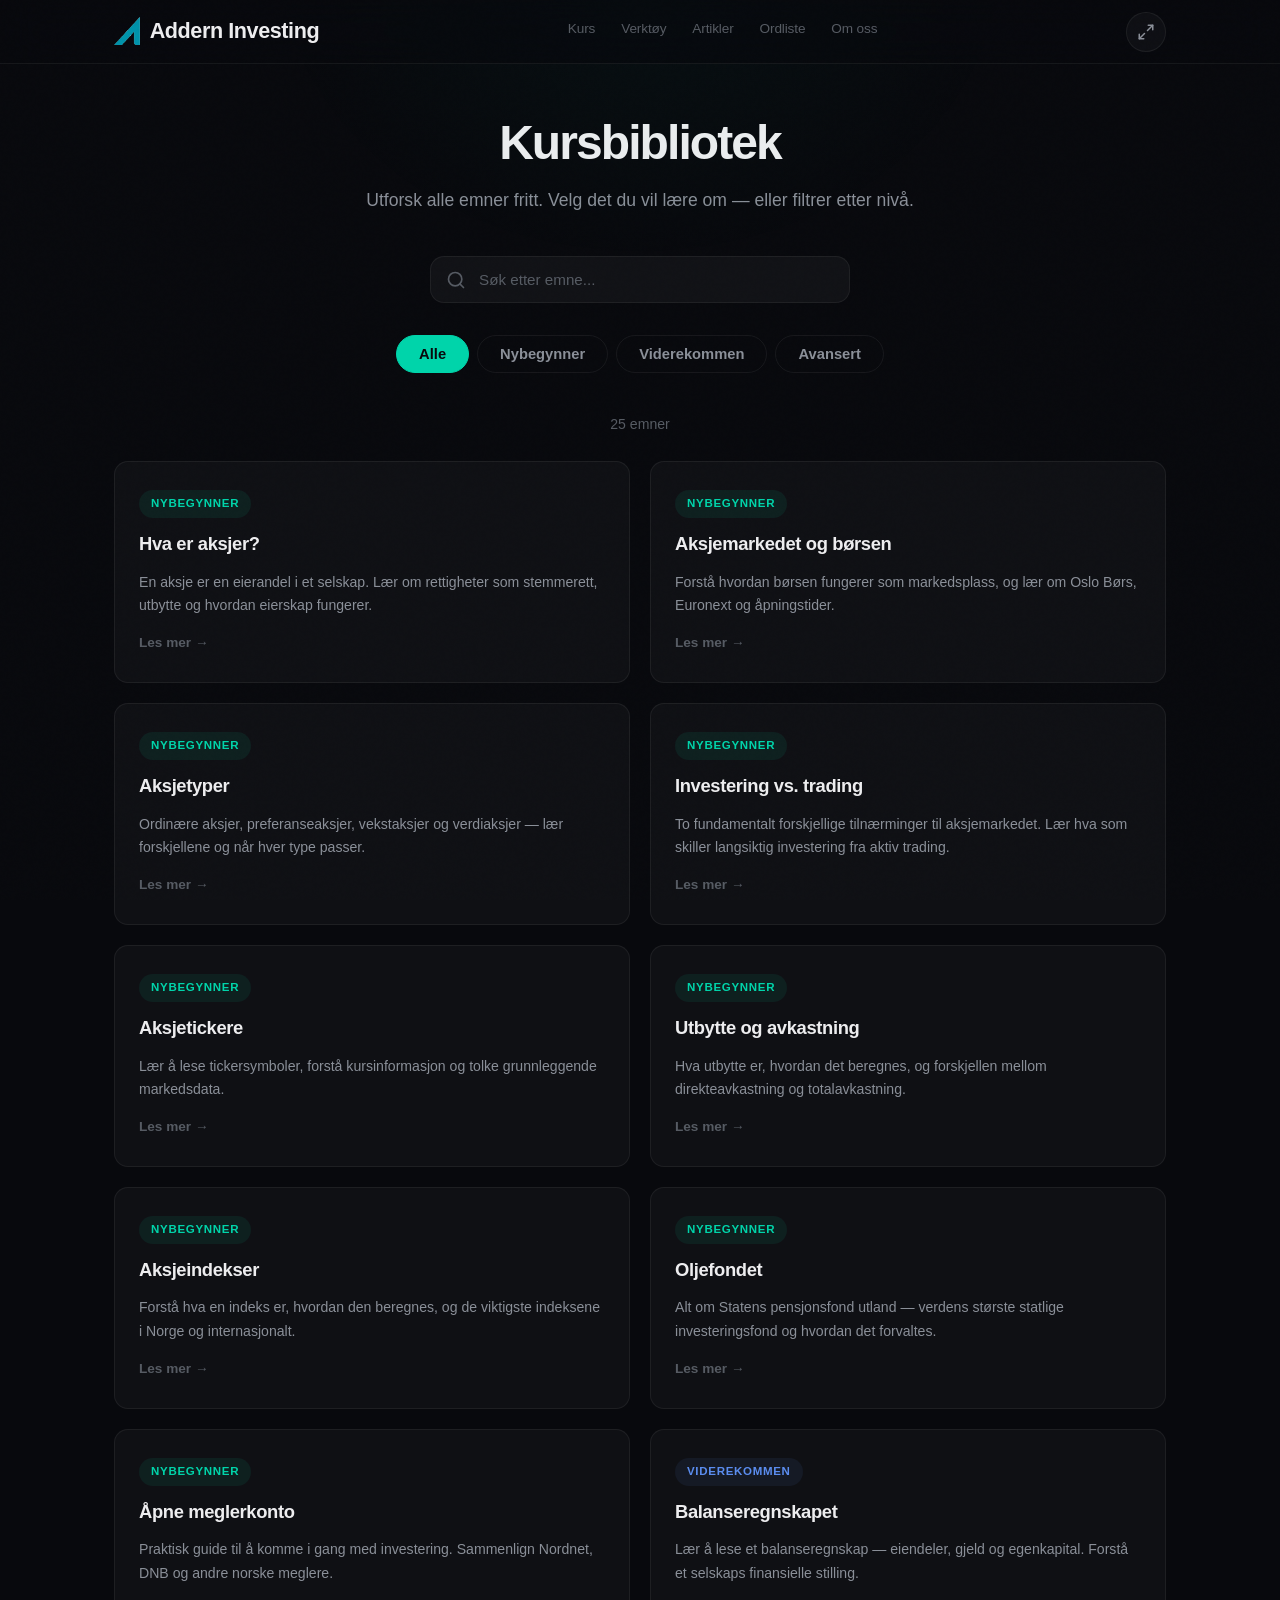
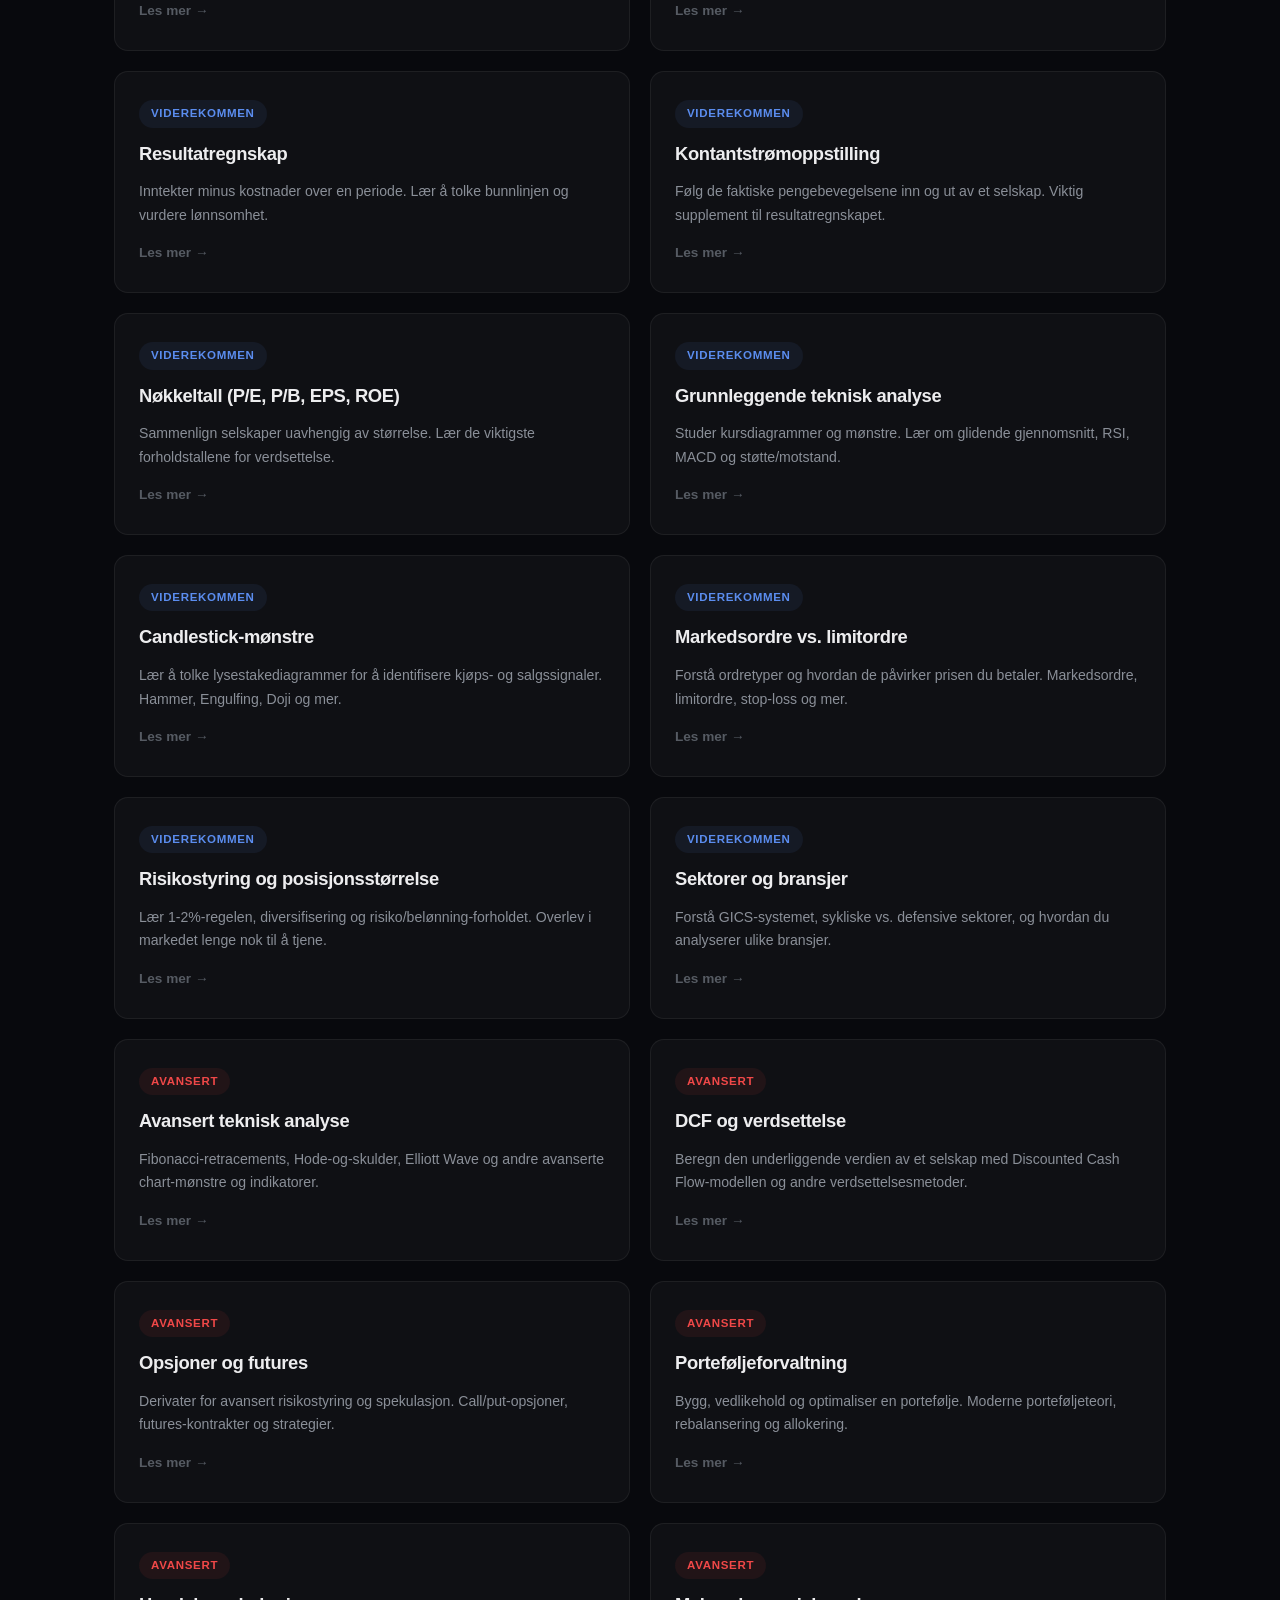
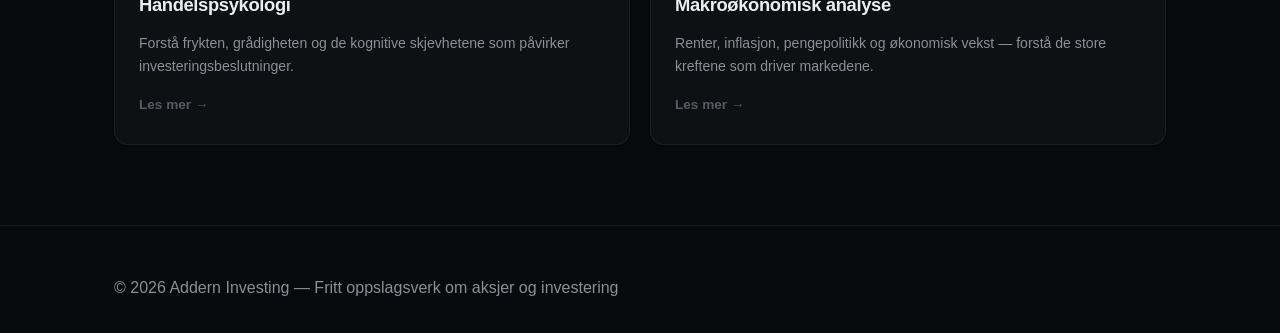
<file: kurs/index.html>
<!DOCTYPE html>
<html lang="no" data-theme="dark">
<head>
  <meta charset="UTF-8">
  <meta name="viewport" content="width=device-width, initial-scale=1.0">
  <title>Kursbibliotek — Addern Investing</title>
  <meta name="description" content="Utforsk alle kurs om aksjer og investering. Filtrer etter nivå og finn akkurat det emnet du vil lære om.">
  <link rel="stylesheet" href="../css/style.css">
  <link rel="icon" href="../images/favicon.png" type="image/png">
  <style>
    .lib-hero {
      padding: calc(var(--nav-height) + 48px) 0 40px;
      text-align: center;
    }
    .lib-hero h1 {
      font-family: var(--font-heading);
      font-size: clamp(2rem, 5vw, 3rem);
      font-weight: 800;
      margin-bottom: 12px;
    }
    .lib-hero p {
      color: var(--text-secondary);
      font-size: 1.1rem;
      max-width: 600px;
      margin: 0 auto;
    }

    /* Filter tabs */
    .lib-filters {
      display: flex;
      gap: 8px;
      justify-content: center;
      flex-wrap: wrap;
      margin: 32px 0 40px;
    }
    .lib-filter {
      padding: 10px 22px;
      border-radius: 100px;
      border: 1px solid var(--border-color);
      background: transparent;
      color: var(--text-secondary);
      font-family: var(--font-body);
      font-size: 0.92rem;
      font-weight: 600;
      cursor: pointer;
      transition: all var(--transition);
    }
    .lib-filter:hover {
      border-color: var(--border-color-strong);
      color: var(--text-primary);
    }
    .lib-filter.active {
      background: var(--accent-green);
      color: var(--text-inverse);
      border-color: var(--accent-green);
    }
    .lib-filter[data-level="nybegynner"].active { background: var(--accent-green); border-color: var(--accent-green); }
    .lib-filter[data-level="viderekommen"].active { background: var(--accent-blue); border-color: var(--accent-blue); }
    .lib-filter[data-level="avansert"].active { background: var(--accent-red); border-color: var(--accent-red); }

    /* Count badge */
    .lib-count {
      text-align: center;
      color: var(--text-muted);
      font-size: 0.88rem;
      margin-bottom: 24px;
    }

    /* Card grid */
    .lib-grid {
      display: grid;
      grid-template-columns: repeat(auto-fill, minmax(min(340px, 100%), 1fr));
      gap: 20px;
      margin-bottom: 80px;
    }
    .lib-card {
      background: var(--bg-card);
      border: 1px solid var(--border-color);
      border-radius: var(--radius-lg);
      padding: 28px 24px;
      display: flex;
      flex-direction: column;
      gap: 14px;
      transition: all var(--transition);
      text-decoration: none;
      color: inherit;
    }
    .lib-card:hover {
      border-color: var(--border-color-strong);
      background: var(--bg-card-hover);
      transform: translateY(-2px);
      box-shadow: var(--shadow-md);
    }
    .lib-card-top {
      display: flex;
      align-items: center;
      justify-content: space-between;
      gap: 12px;
    }
    .lib-badge {
      font-size: 0.72rem;
      font-weight: 700;
      text-transform: uppercase;
      letter-spacing: 0.06em;
      padding: 4px 12px;
      border-radius: 100px;
      flex-shrink: 0;
    }
    .lib-badge.nybegynner {
      background: var(--accent-green-dim);
      color: var(--accent-green);
    }
    .lib-badge.viderekommen {
      background: var(--accent-blue-dim);
      color: var(--accent-blue);
    }
    .lib-badge.avansert {
      background: var(--accent-red-dim);
      color: var(--accent-red);
    }
    .lib-card-num {
      font-size: 0.78rem;
      color: var(--text-muted);
      font-weight: 600;
    }
    .lib-card h3 {
      font-family: var(--font-heading);
      font-size: 1.15rem;
      font-weight: 700;
      color: var(--text-primary);
      line-height: 1.35;
    }
    .lib-card p {
      font-size: 0.88rem;
      color: var(--text-secondary);
      line-height: 1.65;
      flex: 1;
    }
    .lib-card-arrow {
      color: var(--text-muted);
      font-size: 0.85rem;
      font-weight: 600;
      display: flex;
      align-items: center;
      gap: 6px;
      transition: color var(--transition);
    }
    .lib-card:hover .lib-card-arrow { color: var(--accent-green); }
    .lib-card[data-level="viderekommen"]:hover .lib-card-arrow { color: var(--accent-blue); }
    .lib-card[data-level="avansert"]:hover .lib-card-arrow { color: var(--accent-red); }

    .lib-card.hidden { display: none; }

    /* Search */
    .lib-search {
      max-width: 420px;
      margin: 0 auto 8px;
      position: relative;
    }
    .lib-search input {
      width: 100%;
      padding: 14px 20px 14px 48px;
      border-radius: var(--radius-lg);
      border: 1px solid var(--border-color);
      background: var(--bg-input);
      color: var(--text-primary);
      font-family: var(--font-body);
      font-size: 0.95rem;
      transition: border-color var(--transition);
      box-sizing: border-box;
    }
    .lib-search input:focus { outline: none; border-color: var(--accent-green); }
    .lib-search input::placeholder { color: var(--text-muted); }
    .lib-search svg {
      position: absolute;
      left: 16px;
      top: 50%;
      transform: translateY(-50%);
      width: 20px;
      height: 20px;
      stroke: var(--text-muted);
      fill: none;
      stroke-width: 2;
      stroke-linecap: round;
      stroke-linejoin: round;
    }

    @media (max-width: 700px) {
      .lib-grid { grid-template-columns: 1fr; }
      .lib-card { padding: 22px 18px; }
    }
  </style>
</head>
<body>

<nav class="nav">
  <div class="nav-inner">
    <a href="../index.html" class="nav-logo"><img src="../images/logo-icon.png" alt="" class="logo-img"> Addern Investing</a>
    <ul class="nav-links">
      <li><a href="../index.html#kurs">Kurs</a></li>
      <li><a href="../verktoy.html">Verktøy</a></li>
      <li><a href="../blogg.html">Artikler</a></li>
      <li><a href="../ordliste.html">Ordliste</a></li>
      <li><a href="../om-oss.html">Om oss</a></li>
    </ul>
    <div class="nav-actions">
      <button class="fullscreen-toggle" aria-label="Fullskjerm"><svg viewBox="0 0 24 24"><polyline points="15 3 21 3 21 9"/><polyline points="9 21 3 21 3 15"/><line x1="21" y1="3" x2="14" y2="10"/><line x1="3" y1="21" x2="10" y2="14"/></svg></button>
      <button class="hamburger" aria-label="Meny" aria-expanded="false"><span></span></button>
    </div>
  </div>
</nav>

<section class="lib-hero">
  <div class="container">
    <h1>Kursbibliotek</h1>
    <p>Utforsk alle emner fritt. Velg det du vil lære om — eller filtrer etter nivå.</p>
  </div>
</section>

<div class="container">
  <div class="lib-search">
    <svg viewBox="0 0 24 24"><circle cx="11" cy="11" r="8"/><line x1="21" y1="21" x2="16.65" y2="16.65"/></svg>
    <input type="text" id="lib-search" placeholder="Søk etter emne..." autocomplete="off">
  </div>

  <div class="lib-filters">
    <button class="lib-filter active" data-level="alle">Alle</button>
    <button class="lib-filter" data-level="nybegynner">Nybegynner</button>
    <button class="lib-filter" data-level="viderekommen">Viderekommen</button>
    <button class="lib-filter" data-level="avansert">Avansert</button>
  </div>

  <div class="lib-count" id="lib-count">25 emner</div>

  <div class="lib-grid" id="lib-grid">

    <!-- NYBEGYNNER -->
    <a class="lib-card" data-level="nybegynner" href="nybegynner.html#modul-1">
      <div class="lib-card-top"><span class="lib-badge nybegynner">Nybegynner</span></div>
      <h3>Hva er aksjer?</h3>
      <p>En aksje er en eierandel i et selskap. Lær om rettigheter som stemmerett, utbytte og hvordan eierskap fungerer.</p>
      <span class="lib-card-arrow">Les mer &rarr;</span>
    </a>

    <a class="lib-card" data-level="nybegynner" href="nybegynner.html#modul-2">
      <div class="lib-card-top"><span class="lib-badge nybegynner">Nybegynner</span></div>
      <h3>Aksjemarkedet og børsen</h3>
      <p>Forstå hvordan børsen fungerer som markedsplass, og lær om Oslo Børs, Euronext og åpningstider.</p>
      <span class="lib-card-arrow">Les mer &rarr;</span>
    </a>

    <a class="lib-card" data-level="nybegynner" href="nybegynner.html#modul-3">
      <div class="lib-card-top"><span class="lib-badge nybegynner">Nybegynner</span></div>
      <h3>Aksjetyper</h3>
      <p>Ordinære aksjer, preferanseaksjer, vekstaksjer og verdiaksjer — lær forskjellene og når hver type passer.</p>
      <span class="lib-card-arrow">Les mer &rarr;</span>
    </a>

    <a class="lib-card" data-level="nybegynner" href="nybegynner.html#modul-4">
      <div class="lib-card-top"><span class="lib-badge nybegynner">Nybegynner</span></div>
      <h3>Investering vs. trading</h3>
      <p>To fundamentalt forskjellige tilnærminger til aksjemarkedet. Lær hva som skiller langsiktig investering fra aktiv trading.</p>
      <span class="lib-card-arrow">Les mer &rarr;</span>
    </a>

    <a class="lib-card" data-level="nybegynner" href="nybegynner.html#modul-5">
      <div class="lib-card-top"><span class="lib-badge nybegynner">Nybegynner</span></div>
      <h3>Aksjetickere</h3>
      <p>Lær å lese tickersymboler, forstå kursinformasjon og tolke grunnleggende markedsdata.</p>
      <span class="lib-card-arrow">Les mer &rarr;</span>
    </a>

    <a class="lib-card" data-level="nybegynner" href="nybegynner.html#modul-6">
      <div class="lib-card-top"><span class="lib-badge nybegynner">Nybegynner</span></div>
      <h3>Utbytte og avkastning</h3>
      <p>Hva utbytte er, hvordan det beregnes, og forskjellen mellom direkteavkastning og totalavkastning.</p>
      <span class="lib-card-arrow">Les mer &rarr;</span>
    </a>

    <a class="lib-card" data-level="nybegynner" href="nybegynner.html#modul-7">
      <div class="lib-card-top"><span class="lib-badge nybegynner">Nybegynner</span></div>
      <h3>Aksjeindekser</h3>
      <p>Forstå hva en indeks er, hvordan den beregnes, og de viktigste indeksene i Norge og internasjonalt.</p>
      <span class="lib-card-arrow">Les mer &rarr;</span>
    </a>

    <a class="lib-card" data-level="nybegynner" href="nybegynner.html#modul-8">
      <div class="lib-card-top"><span class="lib-badge nybegynner">Nybegynner</span></div>
      <h3>Oljefondet</h3>
      <p>Alt om Statens pensjonsfond utland — verdens største statlige investeringsfond og hvordan det forvaltes.</p>
      <span class="lib-card-arrow">Les mer &rarr;</span>
    </a>

    <a class="lib-card" data-level="nybegynner" href="nybegynner.html#modul-9">
      <div class="lib-card-top"><span class="lib-badge nybegynner">Nybegynner</span></div>
      <h3>Åpne meglerkonto</h3>
      <p>Praktisk guide til å komme i gang med investering. Sammenlign Nordnet, DNB og andre norske meglere.</p>
      <span class="lib-card-arrow">Les mer &rarr;</span>
    </a>

    <!-- VIDEREKOMMEN -->
    <a class="lib-card" data-level="viderekommen" href="viderekommen.html#modul-1">
      <div class="lib-card-top"><span class="lib-badge viderekommen">Viderekommen</span></div>
      <h3>Balanseregnskapet</h3>
      <p>Lær å lese et balanseregnskap — eiendeler, gjeld og egenkapital. Forstå et selskaps finansielle stilling.</p>
      <span class="lib-card-arrow">Les mer &rarr;</span>
    </a>

    <a class="lib-card" data-level="viderekommen" href="viderekommen.html#modul-2">
      <div class="lib-card-top"><span class="lib-badge viderekommen">Viderekommen</span></div>
      <h3>Resultatregnskap</h3>
      <p>Inntekter minus kostnader over en periode. Lær å tolke bunnlinjen og vurdere lønnsomhet.</p>
      <span class="lib-card-arrow">Les mer &rarr;</span>
    </a>

    <a class="lib-card" data-level="viderekommen" href="viderekommen.html#modul-3">
      <div class="lib-card-top"><span class="lib-badge viderekommen">Viderekommen</span></div>
      <h3>Kontantstrømoppstilling</h3>
      <p>Følg de faktiske pengebevegelsene inn og ut av et selskap. Viktig supplement til resultatregnskapet.</p>
      <span class="lib-card-arrow">Les mer &rarr;</span>
    </a>

    <a class="lib-card" data-level="viderekommen" href="viderekommen.html#modul-4">
      <div class="lib-card-top"><span class="lib-badge viderekommen">Viderekommen</span></div>
      <h3>Nøkkeltall (P/E, P/B, EPS, ROE)</h3>
      <p>Sammenlign selskaper uavhengig av størrelse. Lær de viktigste forholdstallene for verdsettelse.</p>
      <span class="lib-card-arrow">Les mer &rarr;</span>
    </a>

    <a class="lib-card" data-level="viderekommen" href="viderekommen.html#modul-5">
      <div class="lib-card-top"><span class="lib-badge viderekommen">Viderekommen</span></div>
      <h3>Grunnleggende teknisk analyse</h3>
      <p>Studer kursdiagrammer og mønstre. Lær om glidende gjennomsnitt, RSI, MACD og støtte/motstand.</p>
      <span class="lib-card-arrow">Les mer &rarr;</span>
    </a>

    <a class="lib-card" data-level="viderekommen" href="viderekommen.html#modul-6">
      <div class="lib-card-top"><span class="lib-badge viderekommen">Viderekommen</span></div>
      <h3>Candlestick-mønstre</h3>
      <p>Lær å tolke lysestakediagrammer for å identifisere kjøps- og salgssignaler. Hammer, Engulfing, Doji og mer.</p>
      <span class="lib-card-arrow">Les mer &rarr;</span>
    </a>

    <a class="lib-card" data-level="viderekommen" href="viderekommen.html#modul-7">
      <div class="lib-card-top"><span class="lib-badge viderekommen">Viderekommen</span></div>
      <h3>Markedsordre vs. limitordre</h3>
      <p>Forstå ordretyper og hvordan de påvirker prisen du betaler. Markedsordre, limitordre, stop-loss og mer.</p>
      <span class="lib-card-arrow">Les mer &rarr;</span>
    </a>

    <a class="lib-card" data-level="viderekommen" href="viderekommen.html#modul-8">
      <div class="lib-card-top"><span class="lib-badge viderekommen">Viderekommen</span></div>
      <h3>Risikostyring og posisjonsstørrelse</h3>
      <p>Lær 1-2%-regelen, diversifisering og risiko/belønning-forholdet. Overlev i markedet lenge nok til å tjene.</p>
      <span class="lib-card-arrow">Les mer &rarr;</span>
    </a>

    <a class="lib-card" data-level="viderekommen" href="viderekommen.html#modul-9">
      <div class="lib-card-top"><span class="lib-badge viderekommen">Viderekommen</span></div>
      <h3>Sektorer og bransjer</h3>
      <p>Forstå GICS-systemet, sykliske vs. defensive sektorer, og hvordan du analyserer ulike bransjer.</p>
      <span class="lib-card-arrow">Les mer &rarr;</span>
    </a>

    <!-- AVANSERT -->
    <a class="lib-card" data-level="avansert" href="avansert.html#modul-1">
      <div class="lib-card-top"><span class="lib-badge avansert">Avansert</span></div>
      <h3>Avansert teknisk analyse</h3>
      <p>Fibonacci-retracements, Hode-og-skulder, Elliott Wave og andre avanserte chart-mønstre og indikatorer.</p>
      <span class="lib-card-arrow">Les mer &rarr;</span>
    </a>

    <a class="lib-card" data-level="avansert" href="avansert.html#modul-2">
      <div class="lib-card-top"><span class="lib-badge avansert">Avansert</span></div>
      <h3>DCF og verdsettelse</h3>
      <p>Beregn den underliggende verdien av et selskap med Discounted Cash Flow-modellen og andre verdsettelsesmetoder.</p>
      <span class="lib-card-arrow">Les mer &rarr;</span>
    </a>

    <a class="lib-card" data-level="avansert" href="avansert.html#modul-3">
      <div class="lib-card-top"><span class="lib-badge avansert">Avansert</span></div>
      <h3>Opsjoner og futures</h3>
      <p>Derivater for avansert risikostyring og spekulasjon. Call/put-opsjoner, futures-kontrakter og strategier.</p>
      <span class="lib-card-arrow">Les mer &rarr;</span>
    </a>

    <a class="lib-card" data-level="avansert" href="avansert.html#modul-4">
      <div class="lib-card-top"><span class="lib-badge avansert">Avansert</span></div>
      <h3>Porteføljeforvaltning</h3>
      <p>Bygg, vedlikehold og optimaliser en portefølje. Moderne porteføljeteori, rebalansering og allokering.</p>
      <span class="lib-card-arrow">Les mer &rarr;</span>
    </a>

    <a class="lib-card" data-level="avansert" href="avansert.html#modul-5">
      <div class="lib-card-top"><span class="lib-badge avansert">Avansert</span></div>
      <h3>Handelspsykologi</h3>
      <p>Forstå frykten, grådigheten og de kognitive skjevhetene som påvirker investeringsbeslutninger.</p>
      <span class="lib-card-arrow">Les mer &rarr;</span>
    </a>

    <a class="lib-card" data-level="avansert" href="avansert.html#modul-6">
      <div class="lib-card-top"><span class="lib-badge avansert">Avansert</span></div>
      <h3>Makroøkonomisk analyse</h3>
      <p>Renter, inflasjon, pengepolitikk og økonomisk vekst — forstå de store kreftene som driver markedene.</p>
      <span class="lib-card-arrow">Les mer &rarr;</span>
    </a>

  </div>
</div>

<footer class="footer">
  <div class="container">
    <p>&copy; 2026 Addern Investing — Fritt oppslagsverk om aksjer og investering</p>
  </div>
</footer>

<script src="../js/main.js"></script>
<script>
  // Filter
  const filters = document.querySelectorAll('.lib-filter');
  const cards = document.querySelectorAll('.lib-card');
  const countEl = document.getElementById('lib-count');
  const searchInput = document.getElementById('lib-search');
  let activeLevel = 'alle';

  function updateGrid() {
    const query = searchInput.value.trim().toLowerCase();
    let visible = 0;
    cards.forEach(card => {
      const level = card.dataset.level;
      const text = card.textContent.toLowerCase();
      const matchLevel = activeLevel === 'alle' || level === activeLevel;
      const matchSearch = !query || text.includes(query);
      const show = matchLevel && matchSearch;
      card.classList.toggle('hidden', !show);
      if (show) visible++;
    });
    countEl.textContent = visible + (visible === 1 ? ' emne' : ' emner');
  }

  filters.forEach(btn => {
    btn.addEventListener('click', () => {
      filters.forEach(f => f.classList.remove('active'));
      btn.classList.add('active');
      activeLevel = btn.dataset.level;
      updateGrid();
    });
  });

  searchInput.addEventListener('input', updateGrid);
</script>
</body>
</html>
</file>
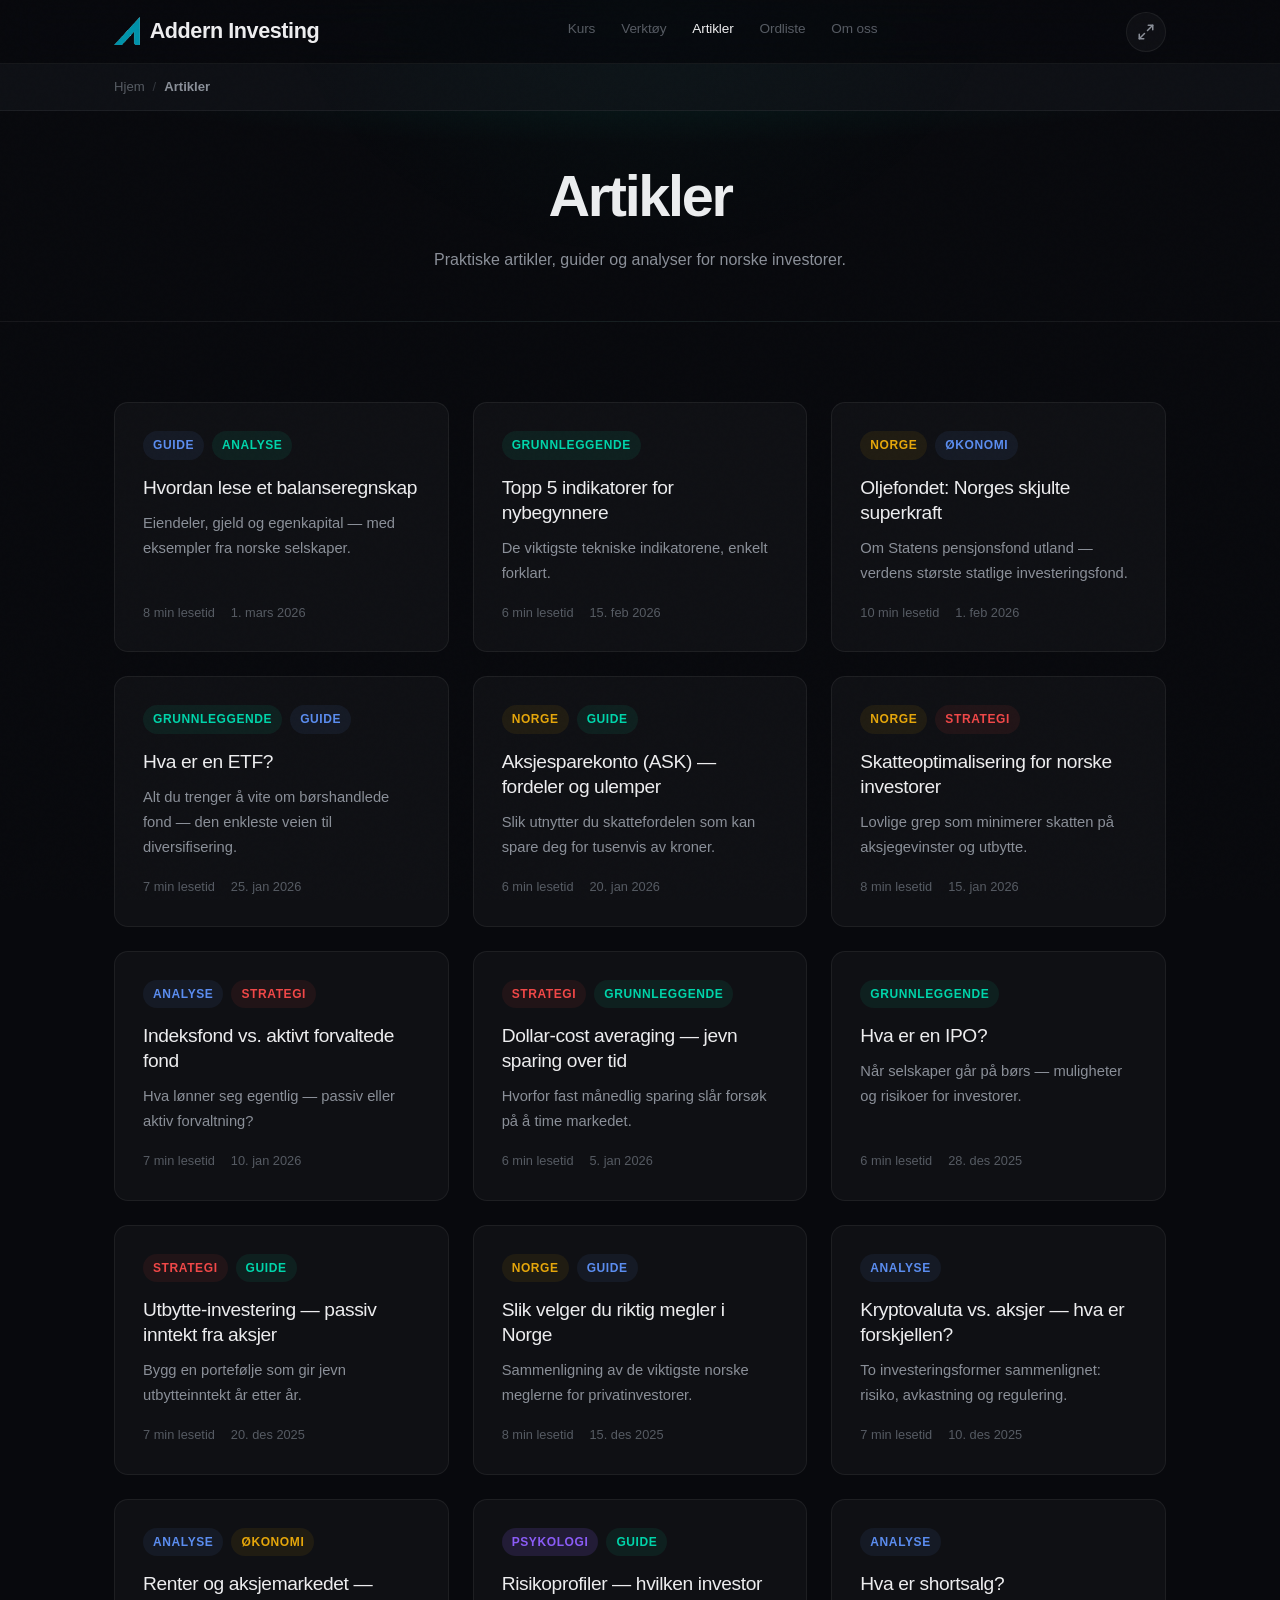
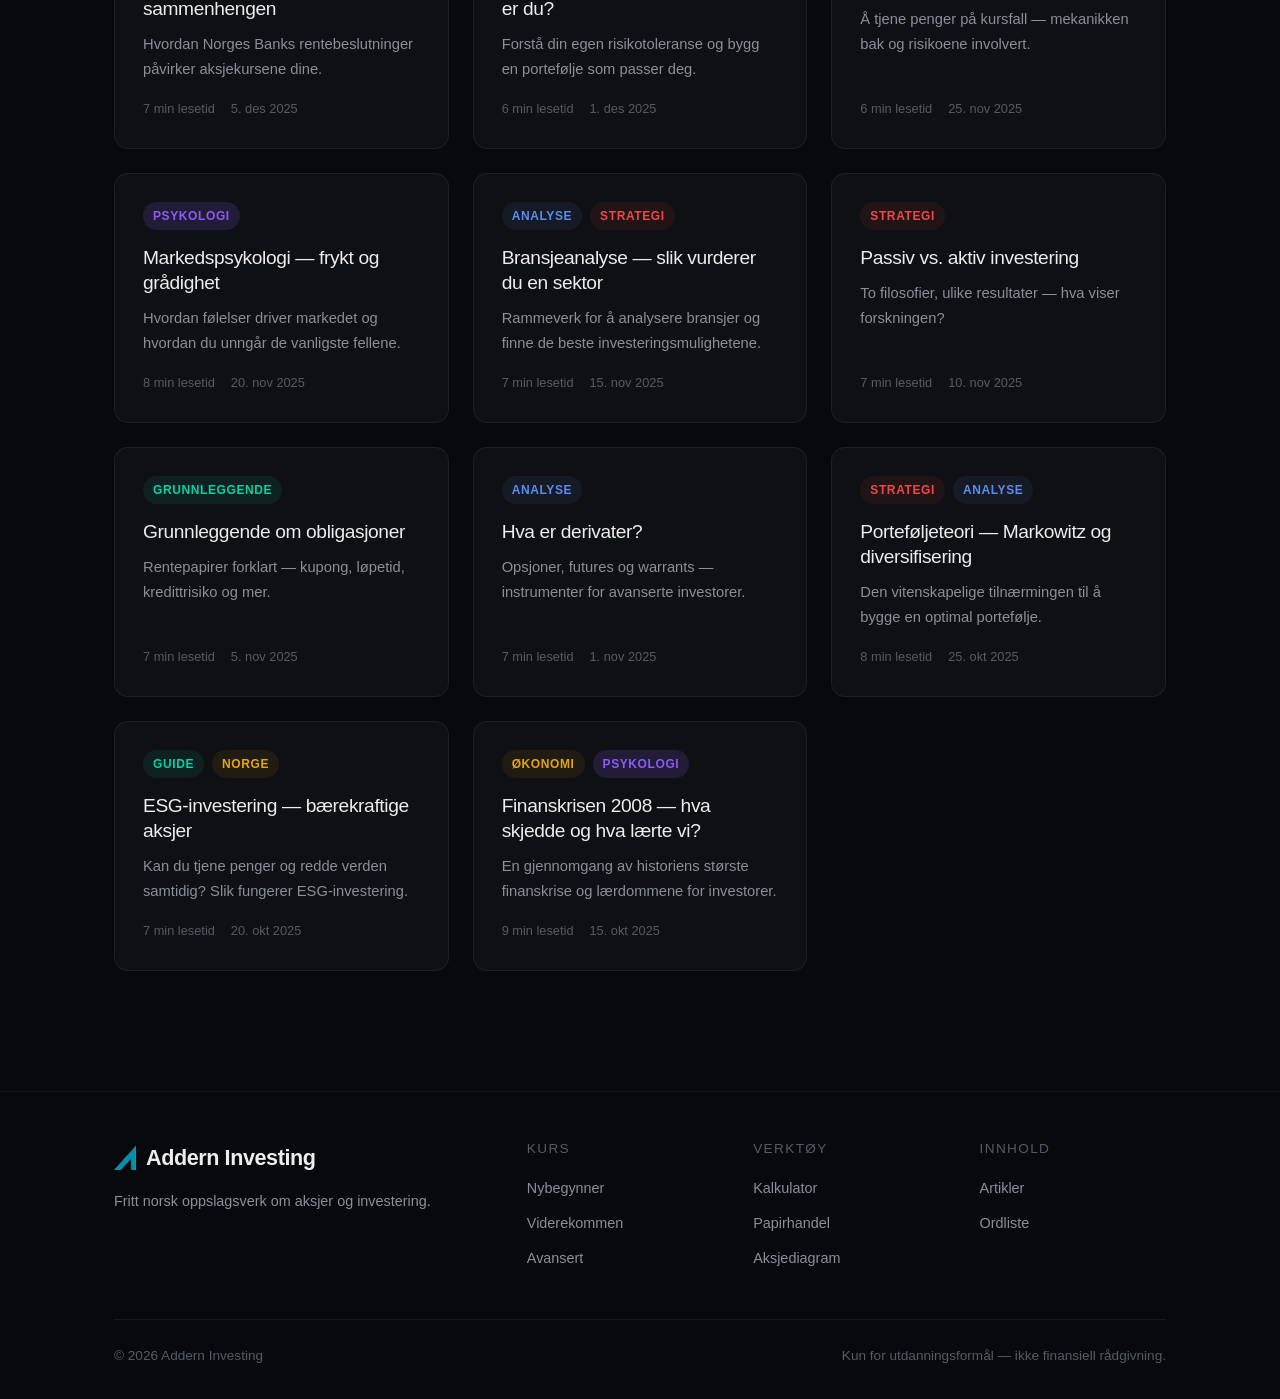
<file: blogg.html>
<!DOCTYPE html>
<html lang="no" data-theme="dark">
<head>
  <meta charset="UTF-8">
  <meta name="viewport" content="width=device-width, initial-scale=1.0">
  <title>Artikler — Addern Investing</title>
  <meta name="description" content="Artikler om aksjer, investering og norsk økonomi. Praktiske guider for norske investorer.">
  <link rel="stylesheet" href="css/style.css">
  <link rel="icon" href="images/favicon.png" type="image/png">
</head>
<body>

<nav class="nav">
  <div class="nav-inner">
    <a href="index.html" class="nav-logo"><img src="images/logo-icon.png" alt="" class="logo-img"> Addern Investing</a>
    <ul class="nav-links">
      <li><a href="index.html#kurs">Kurs</a></li>
      <li><a href="verktoy.html">Verktøy</a></li>
      <li><a href="blogg.html" class="active">Artikler</a></li>
      <li><a href="ordliste.html">Ordliste</a></li>
      <li><a href="om-oss.html">Om oss</a></li>
    </ul>
    <div class="nav-actions">
      <button class="fullscreen-toggle" aria-label="Fullskjerm"><svg viewBox="0 0 24 24"><polyline points="15 3 21 3 21 9"/><polyline points="9 21 3 21 3 15"/><line x1="21" y1="3" x2="14" y2="10"/><line x1="3" y1="21" x2="10" y2="14"/></svg></button>
      <button class="hamburger" aria-label="Meny" aria-expanded="false"><span></span></button>
    </div>
  </div>
</nav>

<!-- LISTING VIEW -->
<div id="article-listing">

<nav class="breadcrumbs">
  <div class="container">
    <ol>
      <li><a href="index.html">Hjem</a></li>
      <li><span class="current">Artikler</span></li>
    </ol>
  </div>
</nav>

<header class="page-header">
  <div class="container">
    <h1>Artikler</h1>
    <p>Praktiske artikler, guider og analyser for norske investorer.</p>
  </div>
</header>

<main class="section">
  <div class="container">
    <div class="blog-grid">

      <a href="#balanseregnskap" class="card blog-card fade-in">
        <div class="card-header"><span class="tag tag-blue">Guide</span><span class="tag tag-green">Analyse</span></div>
        <h3>Hvordan lese et balanseregnskap</h3>
        <p>Eiendeler, gjeld og egenkapital — med eksempler fra norske selskaper.</p>
        <div class="card-meta"><span>8 min lesetid</span><span>1. mars 2026</span></div>
      </a>

      <a href="#indikatorer" class="card blog-card fade-in">
        <div class="card-header"><span class="tag tag-green">Grunnleggende</span></div>
        <h3>Topp 5 indikatorer for nybegynnere</h3>
        <p>De viktigste tekniske indikatorene, enkelt forklart.</p>
        <div class="card-meta"><span>6 min lesetid</span><span>15. feb 2026</span></div>
      </a>

      <a href="#oljefondet" class="card blog-card fade-in">
        <div class="card-header"><span class="tag tag-yellow">Norge</span><span class="tag tag-blue">Økonomi</span></div>
        <h3>Oljefondet: Norges skjulte superkraft</h3>
        <p>Om Statens pensjonsfond utland — verdens største statlige investeringsfond.</p>
        <div class="card-meta"><span>10 min lesetid</span><span>1. feb 2026</span></div>
      </a>

      <a href="#etf" class="card blog-card fade-in">
        <div class="card-header"><span class="tag tag-green">Grunnleggende</span><span class="tag tag-blue">Guide</span></div>
        <h3>Hva er en ETF?</h3>
        <p>Alt du trenger å vite om børshandlede fond — den enkleste veien til diversifisering.</p>
        <div class="card-meta"><span>7 min lesetid</span><span>25. jan 2026</span></div>
      </a>

      <a href="#ask" class="card blog-card fade-in">
        <div class="card-header"><span class="tag tag-yellow">Norge</span><span class="tag tag-green">Guide</span></div>
        <h3>Aksjesparekonto (ASK) — fordeler og ulemper</h3>
        <p>Slik utnytter du skattefordelen som kan spare deg for tusenvis av kroner.</p>
        <div class="card-meta"><span>6 min lesetid</span><span>20. jan 2026</span></div>
      </a>

      <a href="#skatteoptimalisering" class="card blog-card fade-in">
        <div class="card-header"><span class="tag tag-yellow">Norge</span><span class="tag tag-red">Strategi</span></div>
        <h3>Skatteoptimalisering for norske investorer</h3>
        <p>Lovlige grep som minimerer skatten på aksjegevinster og utbytte.</p>
        <div class="card-meta"><span>8 min lesetid</span><span>15. jan 2026</span></div>
      </a>

      <a href="#indeksfond" class="card blog-card fade-in">
        <div class="card-header"><span class="tag tag-blue">Analyse</span><span class="tag tag-red">Strategi</span></div>
        <h3>Indeksfond vs. aktivt forvaltede fond</h3>
        <p>Hva lønner seg egentlig — passiv eller aktiv forvaltning?</p>
        <div class="card-meta"><span>7 min lesetid</span><span>10. jan 2026</span></div>
      </a>

      <a href="#dca" class="card blog-card fade-in">
        <div class="card-header"><span class="tag tag-red">Strategi</span><span class="tag tag-green">Grunnleggende</span></div>
        <h3>Dollar-cost averaging — jevn sparing over tid</h3>
        <p>Hvorfor fast månedlig sparing slår forsøk på å time markedet.</p>
        <div class="card-meta"><span>6 min lesetid</span><span>5. jan 2026</span></div>
      </a>

      <a href="#ipo" class="card blog-card fade-in">
        <div class="card-header"><span class="tag tag-green">Grunnleggende</span></div>
        <h3>Hva er en IPO?</h3>
        <p>Når selskaper går på børs — muligheter og risikoer for investorer.</p>
        <div class="card-meta"><span>6 min lesetid</span><span>28. des 2025</span></div>
      </a>

      <a href="#utbytte" class="card blog-card fade-in">
        <div class="card-header"><span class="tag tag-red">Strategi</span><span class="tag tag-green">Guide</span></div>
        <h3>Utbytte-investering — passiv inntekt fra aksjer</h3>
        <p>Bygg en portefølje som gir jevn utbytteinntekt år etter år.</p>
        <div class="card-meta"><span>7 min lesetid</span><span>20. des 2025</span></div>
      </a>

      <a href="#megler" class="card blog-card fade-in">
        <div class="card-header"><span class="tag tag-yellow">Norge</span><span class="tag tag-blue">Guide</span></div>
        <h3>Slik velger du riktig megler i Norge</h3>
        <p>Sammenligning av de viktigste norske meglerne for privatinvestorer.</p>
        <div class="card-meta"><span>8 min lesetid</span><span>15. des 2025</span></div>
      </a>

      <a href="#krypto" class="card blog-card fade-in">
        <div class="card-header"><span class="tag tag-blue">Analyse</span></div>
        <h3>Kryptovaluta vs. aksjer — hva er forskjellen?</h3>
        <p>To investeringsformer sammenlignet: risiko, avkastning og regulering.</p>
        <div class="card-meta"><span>7 min lesetid</span><span>10. des 2025</span></div>
      </a>

      <a href="#renter" class="card blog-card fade-in">
        <div class="card-header"><span class="tag tag-blue">Analyse</span><span class="tag tag-yellow">Økonomi</span></div>
        <h3>Renter og aksjemarkedet — sammenhengen</h3>
        <p>Hvordan Norges Banks rentebeslutninger påvirker aksjekursene dine.</p>
        <div class="card-meta"><span>7 min lesetid</span><span>5. des 2025</span></div>
      </a>

      <a href="#risikoprofil" class="card blog-card fade-in">
        <div class="card-header"><span class="tag tag-purple">Psykologi</span><span class="tag tag-green">Guide</span></div>
        <h3>Risikoprofiler — hvilken investor er du?</h3>
        <p>Forstå din egen risikotoleranse og bygg en portefølje som passer deg.</p>
        <div class="card-meta"><span>6 min lesetid</span><span>1. des 2025</span></div>
      </a>

      <a href="#shortsalg" class="card blog-card fade-in">
        <div class="card-header"><span class="tag tag-blue">Analyse</span></div>
        <h3>Hva er shortsalg?</h3>
        <p>Å tjene penger på kursfall — mekanikken bak og risikoene involvert.</p>
        <div class="card-meta"><span>6 min lesetid</span><span>25. nov 2025</span></div>
      </a>

      <a href="#markedspsykologi" class="card blog-card fade-in">
        <div class="card-header"><span class="tag tag-purple">Psykologi</span></div>
        <h3>Markedspsykologi — frykt og grådighet</h3>
        <p>Hvordan følelser driver markedet og hvordan du unngår de vanligste fellene.</p>
        <div class="card-meta"><span>8 min lesetid</span><span>20. nov 2025</span></div>
      </a>

      <a href="#bransjeanalyse" class="card blog-card fade-in">
        <div class="card-header"><span class="tag tag-blue">Analyse</span><span class="tag tag-red">Strategi</span></div>
        <h3>Bransjeanalyse — slik vurderer du en sektor</h3>
        <p>Rammeverk for å analysere bransjer og finne de beste investeringsmulighetene.</p>
        <div class="card-meta"><span>7 min lesetid</span><span>15. nov 2025</span></div>
      </a>

      <a href="#passiv-aktiv" class="card blog-card fade-in">
        <div class="card-header"><span class="tag tag-red">Strategi</span></div>
        <h3>Passiv vs. aktiv investering</h3>
        <p>To filosofier, ulike resultater — hva viser forskningen?</p>
        <div class="card-meta"><span>7 min lesetid</span><span>10. nov 2025</span></div>
      </a>

      <a href="#obligasjoner" class="card blog-card fade-in">
        <div class="card-header"><span class="tag tag-green">Grunnleggende</span></div>
        <h3>Grunnleggende om obligasjoner</h3>
        <p>Rentepapirer forklart — kupong, løpetid, kredittrisiko og mer.</p>
        <div class="card-meta"><span>7 min lesetid</span><span>5. nov 2025</span></div>
      </a>

      <a href="#derivater" class="card blog-card fade-in">
        <div class="card-header"><span class="tag tag-blue">Analyse</span></div>
        <h3>Hva er derivater?</h3>
        <p>Opsjoner, futures og warrants — instrumenter for avanserte investorer.</p>
        <div class="card-meta"><span>7 min lesetid</span><span>1. nov 2025</span></div>
      </a>

      <a href="#portefolje" class="card blog-card fade-in">
        <div class="card-header"><span class="tag tag-red">Strategi</span><span class="tag tag-blue">Analyse</span></div>
        <h3>Porteføljeteori — Markowitz og diversifisering</h3>
        <p>Den vitenskapelige tilnærmingen til å bygge en optimal portefølje.</p>
        <div class="card-meta"><span>8 min lesetid</span><span>25. okt 2025</span></div>
      </a>

      <a href="#esg" class="card blog-card fade-in">
        <div class="card-header"><span class="tag tag-green">Guide</span><span class="tag tag-yellow">Norge</span></div>
        <h3>ESG-investering — bærekraftige aksjer</h3>
        <p>Kan du tjene penger og redde verden samtidig? Slik fungerer ESG-investering.</p>
        <div class="card-meta"><span>7 min lesetid</span><span>20. okt 2025</span></div>
      </a>

      <a href="#finanskrisen" class="card blog-card fade-in">
        <div class="card-header"><span class="tag tag-yellow">Økonomi</span><span class="tag tag-purple">Psykologi</span></div>
        <h3>Finanskrisen 2008 — hva skjedde og hva lærte vi?</h3>
        <p>En gjennomgang av historiens største finanskrise og lærdommene for investorer.</p>
        <div class="card-meta"><span>9 min lesetid</span><span>15. okt 2025</span></div>
      </a>

    </div>
  </div>
</main>

</div><!-- /article-listing -->

<!-- ARTICLE DETAIL VIEW -->
<div id="article-detail" style="display:none;">
  <!-- Populated dynamically by JS -->
</div>

<!-- ==================== FULL ARTICLES (hidden, shown by JS) ==================== -->

<!-- Article 1: Balanseregnskap -->
<article class="article-full" id="balanseregnskap" style="display:none;">
  <div class="section"><div class="container">
    <div class="card-header" style="display:flex;gap:8px;margin-bottom:16px;">
      <span class="tag tag-blue">Guide</span>
      <span class="tag tag-green">Analyse</span>
    </div>
    <h2>Hvordan lese et balanseregnskap</h2>
    <div class="article-meta"><span>8 min lesetid</span><span>1. mars 2026</span><span>Av Addern Investing</span></div>

    <p>Balanseregnskapet er en av de tre viktigste finansielle rapportene du som investor bør kunne lese. Det gir et øyeblikksbilde av selskapets finansielle stilling på et gitt tidspunkt — som et fotografi av hva selskapet eier, hva det skylder, og hva som tilhører aksjonærene.</p>

    <h3>Den grunnleggende likningen</h3>
    <p>Hele balanseregnskapet bygger på én enkel likning:</p>
    <div class="info-box">
      <strong>Eiendeler = Gjeld + Egenkapital</strong><br>
      Alt selskapet eier (eiendeler) er finansiert enten gjennom lån (gjeld) eller penger fra aksjonærene (egenkapital). Denne likningen må alltid gå opp — derav navnet «balanse».
    </div>

    <h3>Eiendeler (Assets)</h3>
    <p>Eiendeler er alt selskapet eier som har økonomisk verdi. De deles inn i to hovedkategorier:</p>
    <ul>
      <li><strong>Omløpsmidler (Current Assets):</strong> Eiendeler som forventes å bli konvertert til kontanter innen 12 måneder. Eksempler inkluderer kontanter og bankinnskudd, kundefordringer, varelager og kortsiktige investeringer.</li>
      <li><strong>Anleggsmidler (Non-Current Assets):</strong> Langsiktige eiendeler som eiendom, maskiner, utstyr, patenter, varemerker og goodwill.</li>
    </ul>

    <h3>Gjeld (Liabilities)</h3>
    <p>Gjeld representerer alt selskapet skylder til andre parter:</p>
    <ul>
      <li><strong>Kortsiktig gjeld (Current Liabilities):</strong> Forpliktelser som forfaller innen 12 måneder.</li>
      <li><strong>Langsiktig gjeld (Non-Current Liabilities):</strong> Forpliktelser med forfallsdato mer enn 12 måneder frem i tid.</li>
    </ul>

    <h3>Egenkapital (Shareholders' Equity)</h3>
    <p>Egenkapitalen representerer aksjonærenes resterende interesse i selskapet etter at all gjeld er trukket fra. Den inkluderer aksjekapital, overkurs, opptjent egenkapital og andre reserver.</p>

    <h3>Praktisk eksempel: Equinor</h3>
    <p>La oss se på en forenklet versjon av Equinors balanse. Selskapet har betydelige anleggsmidler i form av oljeplattformer, raffinerier og produksjonsutstyr. Omløpsmidlene inkluderer store kontantbeholdninger og kundefordringer fra oljesalg. På gjeldssiden finner vi obligasjonslån og leverandørgjeld. Egenkapitalen reflekterer mange tiår med akkumulert overskudd.</p>

    <h3>Nøkkeltall fra balansen</h3>
    <ul>
      <li><strong>Gjeldsgrad (D/E Ratio):</strong> Total gjeld delt på egenkapital. Under 1 regnes generelt som sunt.</li>
      <li><strong>Likviditetsgrad (Current Ratio):</strong> Omløpsmidler delt på kortsiktig gjeld. Over 1.5 betyr god betalingsevne.</li>
      <li><strong>Bokført verdi per aksje:</strong> Egenkapital delt på antall utestående aksjer.</li>
    </ul>

    <div class="tip-box">
      <strong>Tips:</strong> Sammenlign alltid nøkkeltall med andre selskaper i samme bransje. En gjeldsgrad på 2 kan være helt normalt i eiendomsbransjen, men alarmerende for et teknologiselskap.
    </div>
  </div></div>
</article>

<!-- Article 2: Indikatorer -->
<article class="article-full" id="indikatorer" style="display:none;">
  <div class="section"><div class="container">
    <div class="card-header" style="display:flex;gap:8px;margin-bottom:16px;">
      <span class="tag tag-green">Grunnleggende</span>
    </div>
    <h2>Topp 5 indikatorer for nybegynnere</h2>
    <div class="article-meta"><span>6 min lesetid</span><span>15. februar 2026</span><span>Av Addern Investing</span></div>

    <p>Teknisk analyse kan virke overveldende med hundrevis av indikatorer tilgjengelig. Men du trenger ikke å mestre alle. Her er de fem viktigste tekniske indikatorene som gir deg et solid fundament.</p>

    <h3>1. Glidende gjennomsnitt (Moving Average)</h3>
    <p>Det glidende gjennomsnittet er den mest grunnleggende indikatoren og beregnes ved å ta gjennomsnittsprisen over en bestemt periode. De vanligste periodene er 50 dager og 200 dager. Når kursen er over det glidende gjennomsnittet, signaliserer det en opptrend. Et populært signal er «Golden Cross» — når 50-dagers krysser over 200-dagers glidende gjennomsnitt.</p>

    <h3>2. RSI (Relative Strength Index)</h3>
    <p>RSI måler styrken og hastigheten til kursbevegelser på en skala fra 0 til 100. En RSI over 70 indikerer at aksjen er overkjøpt. En RSI under 30 indikerer at aksjen er oversolgt og kan være et kjøpssignal.</p>

    <h3>3. MACD (Moving Average Convergence Divergence)</h3>
    <p>MACD viser forholdet mellom to glidende gjennomsnitt. Et kjøpssignal oppstår når MACD krysser over signallinjen, og et salgssignal når den krysser under.</p>

    <h3>4. Volum (Volume)</h3>
    <p>Volum viser hvor mange aksjer som handles i en gitt periode. Høyt volum bekrefter kursbevegelser. En gylden regel: «Volum går foran pris».</p>

    <h3>5. Bollinger Bands</h3>
    <p>Bollinger Bands består av et glidende gjennomsnitt med to standardavvik-bånd over og under. Når båndene er smale, er volatiliteten lav og et utbrudd kan være nær.</p>

    <h3>Hvordan bruke dem sammen</h3>
    <p>Kombiner indikatorene: Se etter aksjer over 200-dagers glidende gjennomsnitt (opptrend), med RSI mellom 40-60 (ikke overkjøpt), og stigende volum. Denne kombinasjonen gir et mer pålitelig signal enn én enkelt indikator.</p>
  </div></div>
</article>

<!-- Article 3: Oljefondet -->
<article class="article-full" id="oljefondet" style="display:none;">
  <div class="section"><div class="container">
    <div class="card-header" style="display:flex;gap:8px;margin-bottom:16px;">
      <span class="tag tag-yellow">Norge</span>
      <span class="tag tag-blue">Økonomi</span>
    </div>
    <h2>Oljefondet: Norges skjulte superkraft</h2>
    <div class="article-meta"><span>10 min lesetid</span><span>1. februar 2026</span><span>Av Addern Investing</span></div>

    <p>Statens pensjonsfond utland — bedre kjent som Oljefondet — er verdens største statlige investeringsfond. Med en verdi på over 17 000 milliarder norske kroner eier fondet i gjennomsnitt 1,5 % av alle børsnoterte aksjer i verden.</p>

    <h3>Historien bak</h3>
    <p>Oljefondet ble opprettet i 1990 for å forvalte Norges petroleumsinntekter. Den første innskuddet kom i 1996. Ideen var enkel men genial: i stedet for å bruke alle oljeinntektene med en gang, skulle pengene investeres langsiktig for fremtidige generasjoner.</p>

    <h3>Hvordan fondet investerer</h3>
    <ul>
      <li><strong>Aksjer (ca. 70 %):</strong> Investert i over 9 000 selskaper i 70 land.</li>
      <li><strong>Obligasjoner (ca. 27 %):</strong> Statsobligasjoner og selskapsobligasjoner for stabil avkastning.</li>
      <li><strong>Eiendom (ca. 3 %):</strong> Næringseiendom i verdens største byer.</li>
    </ul>

    <h3>Handlingsregelen</h3>
    <p>Handlingsregelen sier at staten kan bruke den forventede realavkastningen, anslått til 3 % av fondets verdi. Kun avkastningen brukes, slik at fondet kan vare for evigheten.</p>

    <h3>Lærdom for privatinvestorer</h3>
    <ul>
      <li><strong>Langsiktighet:</strong> Fondet tenker i generasjoner, ikke kvartaler.</li>
      <li><strong>Diversifisering:</strong> 9 000+ selskaper i 70 land.</li>
      <li><strong>Lave kostnader:</strong> Ca. 0,05 % forvaltningskostnader.</li>
      <li><strong>Disiplin:</strong> Følger strategien uansett markedsforhold.</li>
    </ul>

    <div class="tip-box">
      <strong>Visste du?</strong> Du kan se alle fondets investeringer på nbim.no. Prøv å søke opp dine favorittselskaper.
    </div>
  </div></div>
</article>

<!-- Article 4: ETF -->
<article class="article-full" id="etf" style="display:none;">
  <div class="section"><div class="container">
    <div class="card-header" style="display:flex;gap:8px;margin-bottom:16px;">
      <span class="tag tag-green">Grunnleggende</span>
      <span class="tag tag-blue">Guide</span>
    </div>
    <h2>Hva er en ETF?</h2>
    <div class="article-meta"><span>7 min lesetid</span><span>25. januar 2026</span><span>Av Addern Investing</span></div>

    <p>ETF står for Exchange-Traded Fund, eller børshandlet fond på norsk. En ETF er et investeringsfond som handles på børsen akkurat som en vanlig aksje. Den kombinerer fordelene med fond (diversifisering) og aksjer (fleksibilitet og lav kostnad).</p>

    <h3>Hvordan fungerer en ETF?</h3>
    <p>En ETF følger vanligvis en indeks, en sektor, en råvare eller en annen eiendel. For eksempel følger en S&P 500 ETF de 500 største amerikanske selskapene. Når du kjøper én andel av denne ETF-en, eier du i praksis en liten bit av alle 500 selskapene. Dette gir umiddelbar diversifisering uten at du trenger å kjøpe 500 individuelle aksjer.</p>

    <h3>Fordeler med ETF-er</h3>
    <ul>
      <li><strong>Lave kostnader:</strong> De fleste indeks-ETF-er har forvaltningskostnader på under 0,20 % per år, langt lavere enn aktivt forvaltede fond som gjerne tar 1-2 %.</li>
      <li><strong>Diversifisering:</strong> Med én handel får du eksponering mot hundrevis eller tusenvis av selskaper.</li>
      <li><strong>Likviditet:</strong> ETF-er handles på børsen hele dagen, i motsetning til vanlige fond som prises én gang daglig.</li>
      <li><strong>Gjennomsiktighet:</strong> Du vet nøyaktig hva ETF-en eier til enhver tid.</li>
      <li><strong>Skatteeffektivitet:</strong> ETF-er kan holdes i aksjesparekonto (ASK) i Norge.</li>
    </ul>

    <h3>Populære ETF-er for norske investorer</h3>
    <p>Norske investorer har tilgang til et bredt utvalg ETF-er gjennom norske meglere. Noen populære valg inkluderer globale indeks-ETF-er som iShares Core MSCI World, S&P 500-ETF-er som Vanguard S&P 500, og nordiske ETF-er. Mange velger å bruke ETF-er som kjernen i porteføljen og supplere med enkeltaksjer for selskaper de har spesiell tro på.</p>

    <h3>ETF vs. indeksfond</h3>
    <p>Forskjellen mellom ETF-er og indeksfond er liten, men viktig: ETF-er handles på børsen til sanntidskurser og krever en meglerkonto, mens indeksfond kjøpes og selges til dagskurs direkte fra fondselskapet. For de fleste norske småsparere er indeksfond fra Nordnet, KLP eller Storebrand det enkleste valget, men ETF-er gir større fleksibilitet og tilgang til flere markeder.</p>

    <div class="tip-box">
      <strong>Tips:</strong> Hvis du er nybegynner, start med en bred global ETF eller et globalt indeksfond. Det gir deg eksponering mot hele verdens aksjemarked i én handel.
    </div>
  </div></div>
</article>

<!-- Article 5: ASK -->
<article class="article-full" id="ask" style="display:none;">
  <div class="section"><div class="container">
    <div class="card-header" style="display:flex;gap:8px;margin-bottom:16px;">
      <span class="tag tag-yellow">Norge</span>
      <span class="tag tag-green">Guide</span>
    </div>
    <h2>Aksjesparekonto (ASK) — fordeler og ulemper</h2>
    <div class="article-meta"><span>6 min lesetid</span><span>20. januar 2026</span><span>Av Addern Investing</span></div>

    <p>Aksjesparekontoen (ASK) ble innført i Norge 1. september 2017 og er et av de viktigste verktøyene for norske privatinvestorer. Den gir deg muligheten til å kjøpe og selge aksjer og aksjefond uten å utløse skatt, så lenge pengene forblir på kontoen.</p>

    <h3>Hvordan fungerer ASK?</h3>
    <p>Innenfor en ASK kan du handle aksjer notert i EØS-området og aksjefond med minst 80 % aksjeandel. Du betaler ingen skatt på gevinster ved kjøp og salg internt på kontoen. Skatt utløses først når du tar ut mer enn du har skutt inn (innskuddet ditt). I tillegg får du skjermingsfradrag, som reduserer skatten ytterligere.</p>

    <h3>Fordeler</h3>
    <ul>
      <li><strong>Utsatt skatt:</strong> Du kan reinvestere hele gevinsten og dra nytte av rentes rente-effekten uten skattelekkasje.</li>
      <li><strong>Skjermingsfradrag:</strong> En liten del av avkastningen er skattefri hvert år basert på risikofri rente.</li>
      <li><strong>Fleksibilitet:</strong> Du kan bytte mellom ulike aksjer og fond uten skattekonsekvenser.</li>
      <li><strong>Gratis:</strong> Det koster ingenting å opprette en ASK hos de fleste meglere.</li>
    </ul>

    <h3>Ulemper og begrensninger</h3>
    <ul>
      <li><strong>Kun EØS-aksjer:</strong> Amerikanske aksjer som Apple, Tesla og Amazon kan ikke holdes direkte i ASK. Du kan derimot holde ETF-er og fond som investerer globalt.</li>
      <li><strong>Ikke tap-fradrag internt:</strong> Tap innenfor ASK kan ikke trekkes fra på skatten din. Tap-fradraget gis først når kontoen avsluttes.</li>
      <li><strong>FIFO-prinsippet ved uttak:</strong> Innskudd tas ut først (skattefritt), deretter gevinst (skattepliktig).</li>
    </ul>

    <h3>Hvem bør bruke ASK?</h3>
    <p>Kort sagt: alle som investerer i aksjer og fond. Det finnes nesten ingen grunner til å la være. Selv om du planlegger å holde aksjer i bare noen måneder, gir ASK deg fleksibiliteten til å endre strategi uten skattekonsekvenser. Vår anbefaling er at alle norske investorer bør ha en ASK og gjøre mesteparten av sin aksjehandel gjennom den.</p>

    <div class="warning-box">
      <strong>Viktig:</strong> Du kan ha ASK hos flere meglere, men det anbefales å samle investeringene hos én for bedre oversikt. Sammenlign gebyrene før du velger megler.
    </div>
  </div></div>
</article>

<!-- Article 6: Skatteoptimalisering -->
<article class="article-full" id="skatteoptimalisering" style="display:none;">
  <div class="section"><div class="container">
    <div class="card-header" style="display:flex;gap:8px;margin-bottom:16px;">
      <span class="tag tag-yellow">Norge</span>
      <span class="tag tag-red">Strategi</span>
    </div>
    <h2>Skatteoptimalisering for norske investorer</h2>
    <div class="article-meta"><span>8 min lesetid</span><span>15. januar 2026</span><span>Av Addern Investing</span></div>

    <p>Skatt er en av de største kostnadspostene for investorer, men det finnes flere lovlige grep du kan ta for å minimere skattebelastningen. I Norge beskattes aksjegevinster og utbytte med 37,84 % (2025-satser, etter oppjustering). Effektiv skatteplanlegging kan spare deg for betydelige beløp over tid.</p>

    <h3>1. Bruk aksjesparekonto (ASK)</h3>
    <p>Det viktigste grepet er å handle gjennom ASK. Utsatt skatt lar deg reinvestere hele gevinsten, noe som gir en betydelig rentes rente-fordel over tid. En investering på 500 000 kr som vokser 8 % årlig i 20 år gir ca. 130 000 kr mer med ASK enn uten, bare på grunn av utsatt skatt.</p>

    <h3>2. Utnytt skjermingsfradraget</h3>
    <p>Skjermingsfradraget gir deg en skattefri avkastning tilsvarende risikofri rente. Fradraget beregnes årlig basert på kostprisen av aksjene dine per 31. desember. Ubenyttet skjerming kan fremføres til senere år. For å maksimere skjermingsfradraget bør du eie aksjene dine ved årsskiftet.</p>

    <h3>3. Vurder tidspunkt for realisering</h3>
    <p>Hvis du har aksjer med urealisert tap, kan det være lurt å selge dem før årsskiftet for å realisere tapsfradrag. Tapet reduserer skatten din med 37,84 % av tapsbeløpet (utenfor ASK). Vær oppmerksom på at du ikke kan kjøpe tilbake akkurat samme aksje umiddelbart uten at Skatteetaten kan hevde at salget ikke var reelt.</p>

    <h3>4. Hold utbytteaksjer i ASK</h3>
    <p>Utbytte beskattes med 37,84 % utenfor ASK. Innenfor ASK reinvesteres utbyttet skattefritt. Over tid utgjør dette en enorm forskjell, spesielt for utbytteaksjer med høy direkteavkastning.</p>

    <h3>5. Vurder holdingselskap for store porteføljer</h3>
    <p>For investorer med store porteføljer (typisk over 5 millioner kroner) kan det være gunstig å investere gjennom et holdingselskap. Fritaksmetoden gjør at selskaper betaler tilnærmet null skatt på aksjegevinster og utbytte fra andre selskaper. Skatten utløses først når du tar utbytte fra holdingselskapet til deg privat.</p>

    <div class="tip-box">
      <strong>Tips:</strong> Bruk skattekalkulatorer fra Skatteetaten for å beregne din faktiske skattebelastning, og konsulter en rådgiver for komplekse situasjoner. God skatteplanlegging er helt lovlig og en viktig del av smart investering.
    </div>
  </div></div>
</article>

<!-- Article 7: Indeksfond vs aktive fond -->
<article class="article-full" id="indeksfond" style="display:none;">
  <div class="section"><div class="container">
    <div class="card-header" style="display:flex;gap:8px;margin-bottom:16px;">
      <span class="tag tag-blue">Analyse</span>
      <span class="tag tag-red">Strategi</span>
    </div>
    <h2>Indeksfond vs. aktivt forvaltede fond</h2>
    <div class="article-meta"><span>7 min lesetid</span><span>10. januar 2026</span><span>Av Addern Investing</span></div>

    <p>En av de viktigste debattene i investeringsverdenen handler om passiv vs. aktiv forvaltning. Skal du investere i billige indeksfond som følger markedet, eller betale mer for aktive forvaltere som forsøker å slå det?</p>

    <h3>Hva er et indeksfond?</h3>
    <p>Et indeksfond følger en bestemt indeks så nøyaktig som mulig. Et fond som følger OSEBX kjøper alle aksjene i indeksen i riktige proporsjoner. Forvalteren tar ingen aktive beslutninger — fondet bare speiler markedet. Kostnaden er typisk 0,1-0,3 % per år.</p>

    <h3>Hva er et aktivt forvaltet fond?</h3>
    <p>I et aktivt fond forsøker forvalteren å velge de «beste» aksjene og unngå de «dårligste» for å levere høyere avkastning enn indeksen. Dette krever analyseressurser, og kostnadene er typisk 1-2 % per år.</p>

    <h3>Hva sier forskningen?</h3>
    <p>Forskningen er overraskende klar: over lengre perioder slår de fleste aktive fond ikke sin referanseindeks etter kostnader. SPIVA-rapporten viser at over 90 % av aktivt forvaltede fond i USA underpresterer sin indeks over 15 år. Tallene for Norge er noe bedre, men fortsatt slår et klart flertall av aktive norske fond ikke OSEBX-indeksen over tid.</p>

    <h3>Kostnadseffekten</h3>
    <p>Forskjellen i kostnader virker liten (1-1,5 prosentpoeng per år), men over tid akkumulerer den seg dramatisk. En investering på 500 000 kr med 8 % årlig avkastning og 0,2 % kostnad gir 2,05 millioner etter 20 år. Samme investering med 1,5 % kostnad gir bare 1,65 millioner — en forskjell på 400 000 kr, bare i kostnader.</p>

    <h3>Når kan aktiv forvaltning lønne seg?</h3>
    <p>Aktiv forvaltning kan potensielt lønne seg i mindre effisiente markeder der informasjonen ikke er like lett tilgjengelig. Fremvoksende markeder, småselskaper og nisjebransjer er eksempler der dyktige forvaltere kan ha en fordel. I det norske markedet, som er relativt lite, har noen aktive fond historisk levert god meravkastning.</p>

    <div class="tip-box">
      <strong>Vår anbefaling:</strong> Bruk indeksfond som kjernen i porteføljen (60-80 %) og supplér eventuelt med noen aktive fond i nisjemarkeder der du tror aktiv forvaltning kan gi merverdi.
    </div>
  </div></div>
</article>

<!-- Article 8: Dollar-Cost Averaging -->
<article class="article-full" id="dca" style="display:none;">
  <div class="section"><div class="container">
    <div class="card-header" style="display:flex;gap:8px;margin-bottom:16px;">
      <span class="tag tag-red">Strategi</span>
      <span class="tag tag-green">Grunnleggende</span>
    </div>
    <h2>Dollar-cost averaging — jevn sparing over tid</h2>
    <div class="article-meta"><span>6 min lesetid</span><span>5. januar 2026</span><span>Av Addern Investing</span></div>

    <p>Dollar-cost averaging (DCA), eller jevn investering på norsk, er en strategi der du investerer et fast beløp med jevne mellomrom, uavhengig av markedsprisen. I stedet for å investere en stor sum på én gang, fordeler du investeringen over tid.</p>

    <h3>Hvordan fungerer det?</h3>
    <p>La oss si at du investerer 5 000 kr i et indeksfond hver måned. Når kursen er høy, kjøper du færre andeler. Når kursen er lav, kjøper du flere andeler. Over tid jevner dette ut kjøpskursen din — du betaler gjennomsnittsprisen over perioden, ikke topp- eller bunnprisen.</p>

    <h3>Fordeler med DCA</h3>
    <ul>
      <li><strong>Fjerner timing-risiko:</strong> Du slipper å bekymre deg for å kjøpe på «feil» tidspunkt.</li>
      <li><strong>Disiplin:</strong> Fast månedlig sparing bygger gode vaner og fjerner emosjonelle beslutninger.</li>
      <li><strong>Lavere gjennomsnittskostnad:</strong> Du kjøper automatisk mer når det er billig og mindre når det er dyrt.</li>
      <li><strong>Enkel å gjennomføre:</strong> Sett opp en fast trekkordning hos megleren din, og resten skjer automatisk.</li>
    </ul>

    <h3>DCA vs. engangsinvestering</h3>
    <p>Forskning viser at engangsinvestering (lump sum) statistisk sett gir høyere avkastning enn DCA, fordi markedet stiger oftere enn det faller. Over 10-årsperioder slår engangsinvestering DCA ca. 65 % av tiden. Men DCA gir lavere risiko og er psykologisk enklere — spesielt i volatile markeder.</p>

    <h3>Praktisk gjennomføring i Norge</h3>
    <p>De fleste norske meglere tilbyr spareavtaler der du kan sette opp fast månedlig kjøp av fond eller aksjer. Nordnet, DNB, Sbanken og KLP har alle slike løsninger. Sett opp en spareavtale i et globalt indeksfond innenfor ASK, og la den gå på autopilot. Det er den enkleste og mest effektive strategien for de fleste.</p>

    <div class="info-box">
      <strong>Eksempel:</strong> 5 000 kr/mnd i et globalt indeksfond med 8 % årlig avkastning gir ca. 1,5 millioner kr etter 15 år og ca. 3 millioner kr etter 20 år. Start tidlig, og la tid og rentes rente gjøre jobben.
    </div>
  </div></div>
</article>

<!-- Article 9: IPO -->
<article class="article-full" id="ipo" style="display:none;">
  <div class="section"><div class="container">
    <div class="card-header" style="display:flex;gap:8px;margin-bottom:16px;">
      <span class="tag tag-green">Grunnleggende</span>
    </div>
    <h2>Hva er en IPO?</h2>
    <div class="article-meta"><span>6 min lesetid</span><span>28. desember 2025</span><span>Av Addern Investing</span></div>

    <p>IPO står for Initial Public Offering — børsnotering på norsk. Det er prosessen der et privat selskap for første gang tilbyr aksjer til offentligheten på en børs. En IPO markerer overgangen fra privat til offentlig eierskap.</p>

    <h3>Hvorfor børsnoteres selskaper?</h3>
    <p>Selskaper velger å børsnoteres av flere grunner. Den viktigste er å hente kapital til vekst og ekspansjon. I tillegg gir en børsnotering eksisterende aksjonærer (grunnleggere, ansatte, tidlige investorer) muligheten til å selge sine aksjer. Børsnotering øker også selskapets synlighet og troverdighet.</p>

    <h3>IPO-prosessen</h3>
    <p>En typisk IPO-prosess i Norge tar 3-6 måneder og involverer investmentbanker som tilretteleggere. Selskapet utarbeider et prospekt med detaljert informasjon om virksomheten, økonomi og risikofaktorer. Deretter gjennomføres en «roadshow» der ledelsen presenterer selskapet for institusjonelle investorer. Til slutt settes prisen basert på etterspørselen.</p>

    <h3>Skal du delta i IPO-er?</h3>
    <p>IPO-er kan gi god avkastning, men innebærer også høy risiko. Forskning viser at IPO-er i gjennomsnitt underpresterer markedet de første 3-5 årene etter notering. De beste IPO-ene er ofte overtegnet, noe som betyr at du som privatinvestor kan få tildelt færre aksjer enn du ønsker.</p>

    <h3>Norske IPO-er</h3>
    <p>Oslo Børs har hatt perioder med mange børsnoteringer, spesielt innen energi, sjømat og teknologi. Nylige suksesshistorier inkluderer selskaper innen fornybar energi og havbruksteknologi. Følg med på nyheter fra Oslo Børs og tilretteleggerne for å få med deg kommende IPO-er.</p>

    <div class="warning-box">
      <strong>Advarsel:</strong> Ikke la deg rive med av IPO-hypen. Mange selskaper børsnoteres på toppen av sin syklus, når prisen er høyest. Gjør alltid din egen analyse før du tegner aksjer i en IPO.
    </div>
  </div></div>
</article>

<!-- Article 10: Utbytte-investering -->
<article class="article-full" id="utbytte" style="display:none;">
  <div class="section"><div class="container">
    <div class="card-header" style="display:flex;gap:8px;margin-bottom:16px;">
      <span class="tag tag-red">Strategi</span>
      <span class="tag tag-green">Guide</span>
    </div>
    <h2>Utbytte-investering — passiv inntekt fra aksjer</h2>
    <div class="article-meta"><span>7 min lesetid</span><span>20. desember 2025</span><span>Av Addern Investing</span></div>

    <p>Utbytte-investering er en strategi der du fokuserer på aksjer som betaler regelmessig utbytte. Målet er å bygge en portefølje som genererer en jevn strøm av passiv inntekt — penger som tikker inn uansett hva markedet gjør.</p>

    <h3>Hva er utbytte?</h3>
    <p>Utbytte (dividende) er den delen av overskuddet et selskap velger å betale ut til aksjonærene. Utbyttet bestemmes av styret og godkjennes på generalforsamlingen. Direkteavkastning (dividend yield) beregnes som årlig utbytte per aksje delt på aksjekursen.</p>

    <h3>Gode utbytteaksjer på Oslo Børs</h3>
    <p>Flere norske selskaper er kjent for å betale solide utbytter. Equinor har økt sitt utbytte betydelig de siste årene. Gjensidige Forsikring har en lang historikk med stabile utbetalinger. Telenor betaler jevnt utbytte og har god kontantstrøm. Aker BP er blant de mest sjenerøse utbyttebetalerne på Oslo Børs.</p>

    <h3>Utbyttestrategier</h3>
    <ul>
      <li><strong>Høy direkteavkastning:</strong> Fokuser på aksjer med høyest utbytte-yield (typisk over 4-5 %).</li>
      <li><strong>Utbyttevekst (Dividend Growth):</strong> Velg selskaper som jevnt øker utbyttet år etter år, selv om startavkastningen er lavere.</li>
      <li><strong>Utbytte-aristokrater:</strong> Internasjonalt finnes det selskaper som har økt utbyttet i 25+ år sammenhengende.</li>
    </ul>

    <h3>Reinvestering av utbytte</h3>
    <p>Den virkelige kraften i utbytte-investering kommer fra reinvestering. Når du reinvesterer utbyttet i flere aksjer, øker antallet aksjer du eier, som igjen gir mer utbytte. Denne snøballeffekten er rentes rente i praksis. Over 20-30 år kan reinvestert utbytte stå for over halvparten av totalavkastningen.</p>

    <div class="tip-box">
      <strong>Tips:</strong> Hold utbytteaksjer i ASK for å unngå skatt på utbyttet. Reinvestér utbyttet automatisk for å maksimere den langsiktige avkastningen.
    </div>
  </div></div>
</article>

<!-- Article 11: Velge megler -->
<article class="article-full" id="megler" style="display:none;">
  <div class="section"><div class="container">
    <div class="card-header" style="display:flex;gap:8px;margin-bottom:16px;">
      <span class="tag tag-yellow">Norge</span>
      <span class="tag tag-blue">Guide</span>
    </div>
    <h2>Slik velger du riktig megler i Norge</h2>
    <div class="article-meta"><span>8 min lesetid</span><span>15. desember 2025</span><span>Av Addern Investing</span></div>

    <p>Valg av megler er en av de første beslutningene du tar som investor. I Norge finnes det flere alternativer, og den beste megleren for deg avhenger av hva du investerer i, hvor ofte du handler, og hvilke tjenester du trenger.</p>

    <h3>De viktigste norske meglerne</h3>
    <p><strong>Nordnet</strong> er Nordens største nettmegler og tilbyr handel i aksjer, fond, ETF-er og derivater på alle nordiske børser pluss flere internasjonale. De har en god app, bred markedstilgang og gratis indeksfond. <strong>DNB Markets</strong> er Norges største bank og tilbyr aksjehandel gjennom sine plattformer. Fordelen er integrasjon med øvrige banktjenester. <strong>Sbanken</strong> (nå en del av DNB) er kjent for lavkostfond og enkel bruk. <strong>Pareto Securities</strong> og <strong>SpareBank 1 Markets</strong> er alternativer for mer aktive handlere.</p>

    <h3>Hva bør du sammenligne?</h3>
    <ul>
      <li><strong>Kurtasje:</strong> Prisen per handel varierer fra 0 kr (gratis fond) til flere hundre kroner. Noen tar prosent av handelsbeløpet, andre faste beløp.</li>
      <li><strong>Fondutvalg:</strong> Hvor mange fond er tilgjengelige, og har de gratis indeksfond?</li>
      <li><strong>Markedstilgang:</strong> Kun Norge, eller også USA, Europa og andre markeder?</li>
      <li><strong>ASK-tilbud:</strong> Alle tilbyr ASK, men hva kan du holde i den?</li>
      <li><strong>Plattform og app:</strong> Er den enkel å bruke? Har den gode analyseverktøy?</li>
      <li><strong>Kundeservice:</strong> Tilgjengelighet og kvalitet på hjelp.</li>
    </ul>

    <h3>Vår anbefaling</h3>
    <p>For de fleste nybegynnere anbefaler vi Nordnet. De har det bredeste utvalget, gode gratis indeksfond, en solid app, og akseptable kurtasjer. Hvis du primært sparer i fond, kan DNB eller KLP være gode alternativer med svært lave kostnader. For aktive tradere som handler ofte, kan spesialiserte plattformer med lavere kurtasje per handel være bedre.</p>

    <div class="info-box">
      <strong>Viktig:</strong> Uansett hvilken megler du velger, sørg for å handle gjennom ASK. Det er den enkeltbeslutningen som har størst positiv innvirkning på din avkastning etter skatt.
    </div>
  </div></div>
</article>

<!-- Article 12: Krypto vs aksjer -->
<article class="article-full" id="krypto" style="display:none;">
  <div class="section"><div class="container">
    <div class="card-header" style="display:flex;gap:8px;margin-bottom:16px;">
      <span class="tag tag-blue">Analyse</span>
    </div>
    <h2>Kryptovaluta vs. aksjer — hva er forskjellen?</h2>
    <div class="article-meta"><span>7 min lesetid</span><span>10. desember 2025</span><span>Av Addern Investing</span></div>

    <p>Kryptovaluta og aksjer er begge populære investeringsformer, men de er fundamentalt forskjellige. Mange investorer lurer på om de bør velge det ene eller det andre — eller begge.</p>

    <h3>Grunnleggende forskjeller</h3>
    <p>Aksjer representerer eierskap i reelle selskaper med inntekter, ansatte og eiendeler. Kryptovaluta er digitale eiendeler basert på blokkjedeteknologi. Aksjer har vært handlet i over 400 år; kryptovaluta ble født med Bitcoin i 2009. Aksjer er strengt regulert av finanstilsyn; kryptomarkedet er fortsatt delvis uregulert.</p>

    <h3>Risiko og volatilitet</h3>
    <p>Kryptovaluta er langt mer volatilt enn aksjer. Bitcoin kan svinge 10-20 % på en dag, noe som sjelden skjer med store aksjeindekser. Denne volatiliteten betyr potensielt høyere avkastning, men også høyere risiko for tap. I tillegg har kryptomarkedet ingen «åpningstider» — det handles 24/7/365.</p>

    <h3>Verdsettelse</h3>
    <p>Aksjer kan verdsettes basert på inntjening, bokført verdi og kontantstrøm. Kryptovaluta mangler disse fundamentale verdidriverne. Bitcoin har ingen inntjening eller utbytte. Prisen drives i stor grad av tilbud og etterspørsel, spekulasjon og adopsjon — noe som gjør det vanskeligere å vurdere «fair value».</p>

    <h3>Skatt i Norge</h3>
    <p>Aksjer innenfor ASK har utsatt skatt. Kryptovaluta kan ikke holdes i ASK og beskattes som alminnelig inntekt (22 %) ved realisasjon. Kryptoinvestorer må føre opp alle transaksjoner i skattemeldingen, noe som kan være komplisert med mange handler.</p>

    <h3>Hva bør du velge?</h3>
    <p>For de fleste investorer bør aksjer utgjøre kjernen av porteføljen. Aksjer har en lang historikk med stabil avkastning, er godt regulert, og kan holdes skatteeffektivt i ASK. Kryptovaluta kan eventuelt utgjøre en liten del (5-10 %) for de som ønsker eksponering mot denne aktivaklassen, men det bør betraktes som en spekulativ investering.</p>
  </div></div>
</article>

<!-- Article 13: Renter og aksjemarkedet -->
<article class="article-full" id="renter" style="display:none;">
  <div class="section"><div class="container">
    <div class="card-header" style="display:flex;gap:8px;margin-bottom:16px;">
      <span class="tag tag-blue">Analyse</span>
      <span class="tag tag-yellow">Økonomi</span>
    </div>
    <h2>Renter og aksjemarkedet — sammenhengen</h2>
    <div class="article-meta"><span>7 min lesetid</span><span>5. desember 2025</span><span>Av Addern Investing</span></div>

    <p>Renter er kanskje den enkeltvariabelen som har størst innvirkning på aksjemarkedet. Når Norges Bank eller den amerikanske sentralbanken (Fed) endrer styringsrenten, merkes effekten umiddelbart i aksjekursene. Men hvorfor?</p>

    <h3>Hvorfor renter påvirker aksjer</h3>
    <p>Det er flere mekanismer. For det første øker høyere renter lånekostnadene for bedrifter, noe som reduserer profitten. For det andre gjør høyere renter obligasjoner og bankinnskudd mer attraktive sammenlignet med aksjer — investorer krever høyere avkastning for å ta aksjerisiko. For det tredje reduserer høyere diskonteringsrenter nåverdien av fremtidige kontantstrømmer, noe som direkte påvirker aksjeverdsettelser.</p>

    <h3>Rentens effekt på ulike sektorer</h3>
    <ul>
      <li><strong>Banker (DNB, SpareBank 1):</strong> Tjener ofte på høyere renter fordi rentemarginen øker.</li>
      <li><strong>Eiendom:</strong> Sensitiv for renteøkninger fordi høyere renter øker finansieringskostnadene.</li>
      <li><strong>Vekstaksjer (teknologi):</strong> Spesielt sårbare fordi deres verdi i stor grad er basert på fremtidig inntjening.</li>
      <li><strong>Forsyningsselskaper:</strong> Gjeldsintensive selskaper rammes av høyere rentekostnader.</li>
    </ul>

    <h3>Norges Banks rolle</h3>
    <p>Norges Bank setter styringsrenten for å holde inflasjonen nær målet på 2 %. Når inflasjonen er høy, heves renten for å kjøle ned økonomien. Når økonomien svekkes, kuttes renten for å stimulere aktiviteten. Rentemøtene er åtte ganger i året, og markedet følger dem nøye.</p>

    <h3>Hva betyr det for deg?</h3>
    <p>Som investor bør du forstå rentebildet, men ikke prøve å time markedet basert på rentebeslutninger. Historien viser at markedet ofte har priset inn renteendringer lenge før de skjer. Fokuser heller på å eie gode selskaper til rimelige priser, uavhengig av rentenivået.</p>
  </div></div>
</article>

<!-- Article 14: Risikoprofiler -->
<article class="article-full" id="risikoprofil" style="display:none;">
  <div class="section"><div class="container">
    <div class="card-header" style="display:flex;gap:8px;margin-bottom:16px;">
      <span class="tag tag-purple">Psykologi</span>
      <span class="tag tag-green">Guide</span>
    </div>
    <h2>Risikoprofiler — hvilken investor er du?</h2>
    <div class="article-meta"><span>6 min lesetid</span><span>1. desember 2025</span><span>Av Addern Investing</span></div>

    <p>Å forstå din egen risikotoleranse er grunnleggende for å bygge en portefølje du kan leve med — en du ikke panikselger i nedgangstider. Risikoprofilen din bestemmes av din evne til å bære risiko, din vilje til å ta risiko, og din tidshorisont.</p>

    <h3>De tre risikoprofilene</h3>
    <p><strong>Forsiktig (konservativ):</strong> Du foretrekker stabilitet og aksepterer lavere avkastning for å sove godt om natten. Typisk portefølje: 30 % aksjer, 60 % obligasjoner, 10 % kontanter. Passer for korte tidshorisonter (under 5 år) eller lav risikotoleranse.</p>
    <p><strong>Moderat (balansert):</strong> Du aksepterer moderate svingninger for bedre avkastning. Typisk portefølje: 60 % aksjer, 35 % obligasjoner, 5 % kontanter. Passer for middels tidshorisonter (5-15 år).</p>
    <p><strong>Offensiv (aggressiv):</strong> Du tåler store svingninger og fokuserer på langsiktig vekst. Typisk portefølje: 90-100 % aksjer. Passer for lange tidshorisonter (15+ år) og høy risikotoleranse.</p>

    <h3>Faktorer som påvirker risikoprofilen</h3>
    <ul>
      <li><strong>Alder:</strong> Unge investorer kan ta mer risiko fordi de har tid til å hente inn tap.</li>
      <li><strong>Inntekt og formue:</strong> Høyere inntekt og formue gir større evne til å bære tap.</li>
      <li><strong>Tidshorisont:</strong> Jo lengre tidshorisont, desto mer risiko kan du ta.</li>
      <li><strong>Kunnskap:</strong> Erfarne investorer forstår volatilitet bedre og panikkselger sjeldnere.</li>
      <li><strong>Psykologi:</strong> Noen mennesker sover dårlig av 5 % tap, andre reagerer ikke på 20 % fall.</li>
    </ul>

    <div class="tip-box">
      <strong>Tommelfingerregel:</strong> Et enkelt utgangspunkt er «100 minus din alder» i aksjeandel. Er du 30 år, ha 70 % aksjer. Er du 60 år, ha 40 % aksjer. Juster basert på din personlige situasjon.
    </div>
  </div></div>
</article>

<!-- Article 15: Shortsalg -->
<article class="article-full" id="shortsalg" style="display:none;">
  <div class="section"><div class="container">
    <div class="card-header" style="display:flex;gap:8px;margin-bottom:16px;">
      <span class="tag tag-blue">Analyse</span>
    </div>
    <h2>Hva er shortsalg?</h2>
    <div class="article-meta"><span>6 min lesetid</span><span>25. november 2025</span><span>Av Addern Investing</span></div>

    <p>Shortsalg (short selling) er en teknikk der du tjener penger på at en aksje faller i verdi. Det er det motsatte av å «gå lang» (kjøpe og håpe på oppgang). Shortsalg er et viktig konsept å forstå, selv om de fleste privatinvestorer sjelden bør bruke det.</p>

    <h3>Mekanikken bak shortsalg</h3>
    <p>Når du shorter en aksje, låner du aksjer fra noen andre (typisk gjennom megleren din), selger dem i markedet, og håper å kjøpe dem tilbake billigere senere. Differansen mellom salgsprisen og tilbakekjøpsprisen er din fortjeneste. Du betaler en lånekostnad til den som eier aksjene mens du låner dem.</p>

    <h3>Risikoen ved shortsalg</h3>
    <p>Risikoen ved shortsalg er teoretisk ubegrenset. Når du kjøper en aksje, er det verste som kan skje at den faller til 0 kr — du mister hele investeringen. Men når du shorter, kan aksjen stige ubegrenset. Hvis du shorter en aksje til 100 kr og den stiger til 500 kr, har du tapt 400 kr per aksje. Dette er grunnen til at shortsalg anses som en avansert strategi.</p>

    <h3>Short squeeze</h3>
    <p>En short squeeze oppstår når mange investorer har shortet en aksje og kursen plutselig stiger. Shortselgerne tvinges til å kjøpe tilbake aksjene for å begrense tapet, noe som driver kursen ytterligere opp, som igjen tvinger flere til å lukke sine shortposisjoner. GameStop-episoden i 2021 er det mest kjente eksempelet.</p>

    <h3>Shortsalg i Norge</h3>
    <p>Shortsalg er lovlig i Norge, men regulert av Finanstilsynet. Store shortposisjoner (over 0,5 % av et selskaps utestående aksjer) må meldes offentlig. Du kan se shortposisjoner på Oslo Børs sine nettsider, noe som gir innsikt i hva profesjonelle investorer mener om ulike selskaper.</p>

    <div class="warning-box">
      <strong>Advarsel:</strong> Shortsalg er for avanserte investorer. Som nybegynner bør du fokusere på å kjøpe gode selskaper til rimelige priser. Shortsalg krever dyp forståelse av markedsmekanikk og risikostyring.
    </div>
  </div></div>
</article>

<!-- Article 16: Markedspsykologi -->
<article class="article-full" id="markedspsykologi" style="display:none;">
  <div class="section"><div class="container">
    <div class="card-header" style="display:flex;gap:8px;margin-bottom:16px;">
      <span class="tag tag-purple">Psykologi</span>
    </div>
    <h2>Markedspsykologi — frykt og grådighet</h2>
    <div class="article-meta"><span>8 min lesetid</span><span>20. november 2025</span><span>Av Addern Investing</span></div>

    <p>Warren Buffett sa en gang: «Vær grådig når andre er redde, og redd når andre er grådige.» Dette sitatet fanger essensen av markedspsykologi — de emosjonelle kreftene som driver aksjekurser langt fra fundamentale verdier.</p>

    <h3>Frykt og grådighet-syklusen</h3>
    <p>Markedet beveger seg i sykluser drevet av følelser. I oppgangstider dominerer grådighet: investorer blir overoptimistiske, kjøper ukritisk, og driver prisene over fair value. I nedgangstider dominerer frykt: investorer panikkselger, og prisene faller under fair value. De smarteste investorene er de som gjenkjenner disse mønstrene og handler motsatt av mengden.</p>

    <h3>Kognitive biaser</h3>
    <ul>
      <li><strong>Tapsaversjon:</strong> Vi føler smerten ved tap omtrent dobbelt så sterkt som gleden ved tilsvarende gevinst. Dette fører til at vi holder taperne for lenge og selger vinnerne for tidlig.</li>
      <li><strong>Bekreftelsestendensen:</strong> Vi søker informasjon som bekrefter det vi allerede tror, og ignorerer motstridende fakta.</li>
      <li><strong>Flokkmentalitet:</strong> Vi gjør det alle andre gjør, spesielt i stressende situasjoner. Når alle selger, selger vi. Når alle kjøper, kjøper vi.</li>
      <li><strong>Forankringseffekten:</strong> Vi fester oss ved en bestemt pris (f.eks. kjøpskursen) og vurderer alt relativt til den.</li>
      <li><strong>Overkonfidens:</strong> Vi overvurderer vår egen evne til å forutsi markedet, spesielt etter en serie gode handler.</li>
    </ul>

    <h3>Hvordan bekjempe emosjonelle feil</h3>
    <p>Lag en investeringsplan og følg den uansett markedsforhold. Sett opp automatiske kjøp (DCA) for å fjerne følelser fra prosessen. Unngå å sjekke porteføljen din daglig. Ha en klar exit-strategi for hver investering før du kjøper. Og husk: de beste investeringsbeslutningene føles ofte ubehagelige — å kjøpe i panikk og sitte stille i eufori krever disiplin.</p>

    <div class="info-box">
      <strong>VIX-indeksen</strong> (Volatility Index), også kalt «fryktindeksen», måler forventet volatilitet i S&P 500. En høy VIX (over 30) indikerer frykt, mens en lav VIX (under 15) indikerer selvtilfredshet. Historisk sett har de beste kjøpsmulighetene oppstått når VIX er på sitt høyeste.
    </div>
  </div></div>
</article>

<!-- Article 17: Bransjeanalyse -->
<article class="article-full" id="bransjeanalyse" style="display:none;">
  <div class="section"><div class="container">
    <div class="card-header" style="display:flex;gap:8px;margin-bottom:16px;">
      <span class="tag tag-blue">Analyse</span>
      <span class="tag tag-red">Strategi</span>
    </div>
    <h2>Bransjeanalyse — slik vurderer du en sektor</h2>
    <div class="article-meta"><span>7 min lesetid</span><span>15. november 2025</span><span>Av Addern Investing</span></div>

    <p>Å analysere en bransje er like viktig som å analysere enkeltselskaper. En god bedrift i en dårlig bransje vil ofte slite, mens en middels bedrift i en god bransje kan gi solid avkastning. Bransjeanalyse gir deg konteksten du trenger for å forstå et selskaps konkurranseposisjon.</p>

    <h3>Porters fem krefter</h3>
    <p>Michael Porters rammeverk er det mest brukte verktøyet for bransjeanalyse. Det vurderer fem krefter som bestemmer bransjens attraktivitet:</p>
    <ul>
      <li><strong>Konkurranseintensitet:</strong> Hvor hardt konkurrerer eksisterende selskaper? Høy konkurranse presser marginene ned.</li>
      <li><strong>Trussel fra nyetableringer:</strong> Hvor lett er det for nye selskaper å entre bransjen? Høye etableringshindre beskytter eksisterende selskapers marginer.</li>
      <li><strong>Trussel fra substitutter:</strong> Finnes det alternative produkter som kan erstatte bransjens tilbud?</li>
      <li><strong>Leverandørenes forhandlingsmakt:</strong> Kan leverandørene diktere priser og vilkår?</li>
      <li><strong>Kundenes forhandlingsmakt:</strong> Kan kundene presse prisene ned?</li>
    </ul>

    <h3>Norske bransjer</h3>
    <p>Oslo Børs domineres av noen nøkkelsektorer. Energi (Equinor, Aker BP, Vår Energi) er den tyngste, fulgt av finans (DNB, SpareBank 1), sjømat (Mowi, SalMar, Lerøy) og shipping (Frontline, Hafnia). Hver sektor har unike drivere, syklikalitet og verdsettelsesnormer.</p>

    <h3>Sektorrotasjon</h3>
    <p>Ulike sektorer presterer best i ulike faser av konjunktursyklusen. I tidlig oppgang leder finans og industri. I midtsyklusen gjør IT og materialer det bra. I sen syklus stiger energi og materialer. I resesjon holder defensive sektorer som konsumvarer og helsevern seg best.</p>

    <div class="tip-box">
      <strong>Tips:</strong> Før du investerer i et selskap, analyser bransjen det opererer i. Forstå de langsiktige trendene, konkurranseforholdene og reguleringene som påvirker sektoren.
    </div>
  </div></div>
</article>

<!-- Article 18: Passiv vs aktiv -->
<article class="article-full" id="passiv-aktiv" style="display:none;">
  <div class="section"><div class="container">
    <div class="card-header" style="display:flex;gap:8px;margin-bottom:16px;">
      <span class="tag tag-red">Strategi</span>
    </div>
    <h2>Passiv vs. aktiv investering</h2>
    <div class="article-meta"><span>7 min lesetid</span><span>10. november 2025</span><span>Av Addern Investing</span></div>

    <p>Passiv og aktiv investering representerer to fundamentalt forskjellige filosofier. Passiv investering handler om å kjøpe og holde markedet. Aktiv investering handler om å forsøke å slå det. Begge har sine fordeler og ulemper.</p>

    <h3>Passiv investering</h3>
    <p>Passiv investering betyr å kjøpe indeksfond eller ETF-er som speiler en markedsindeks. Du gjør ingen forsøk på å velge «vinnere» eller time markedet. Filosofien er at markedet er effisient nok til at det er svært vanskelig å konsistent slå det etter kostnader. Fordelene er lave kostnader, bred diversifisering, forutsigbarhet og tidsbesparelse.</p>

    <h3>Aktiv investering</h3>
    <p>Aktiv investering betyr å velge enkeltaksjer, time kjøp og salg, og forsøke å oppnå høyere avkastning enn markedet. Dette krever analyse, kunnskap og tid. Fordelene er potensielt høyere avkastning, mulighet for risikostyring og intellektuell stimulering.</p>

    <h3>Hybrid-tilnærmingen</h3>
    <p>Mange velger en mellomting: en «kjernesatellitt»-strategi der 70-80 % av porteføljen er passivt investert i indeksfond (kjernen), mens 20-30 % aktivt forvaltes gjennom enkeltaksjer (satellitter). Denne tilnærmingen gir bred markedseksponering med mulighet for meravkastning i den aktive delen.</p>

    <h3>Hva viser forskningen?</h3>
    <p>Akademisk forskning favoriserer i all hovedsak passiv investering for privatinvestorer. Studier av Fama og French, samt Sharpes «aritmetikk for aktiv forvaltning», viser at den gjennomsnittlige aktive investor må underprestere markedet etter kostnader. Men det betyr ikke at alle aktive investorer taper — noen har genuine informasjonsfordeler.</p>

    <div class="info-box">
      <strong>Bunnlinjen:</strong> Hvis du ikke har tid eller lyst til å analysere selskaper, er passiv investering det smarteste valget. Hvis du brenner for aksjeanalyse, kan aktiv investering være givende — men vær ærlig med deg selv om resultatene over tid.
    </div>
  </div></div>
</article>

<!-- Article 19: Obligasjoner -->
<article class="article-full" id="obligasjoner" style="display:none;">
  <div class="section"><div class="container">
    <div class="card-header" style="display:flex;gap:8px;margin-bottom:16px;">
      <span class="tag tag-green">Grunnleggende</span>
    </div>
    <h2>Grunnleggende om obligasjoner</h2>
    <div class="article-meta"><span>7 min lesetid</span><span>5. november 2025</span><span>Av Addern Investing</span></div>

    <p>Obligasjoner er gjeldspapirer — et lån du gir til en stat eller et selskap. Til gjengjeld mottar du renter (kupong) og får tilbake hovedstolen (pålydende) ved forfall. Obligasjoner er en viktig byggestein i mange porteføljer, spesielt for investorer som ønsker lavere risiko enn aksjer.</p>

    <h3>Hvordan fungerer obligasjoner?</h3>
    <p>Når du kjøper en obligasjon, låner du i praksis penger til utstederen. La oss si at norske stat utsteder en 10-årig obligasjon med pålydende 1 000 kr og 3 % kupong. Du betaler 1 000 kr, mottar 30 kr i rente hvert år, og får 1 000 kr tilbake etter 10 år. Obligasjoner handles på børsen, og prisen kan svinge basert på rentenivået.</p>

    <h3>Rente og obligasjonspris</h3>
    <p>Det viktigste forholdet å forstå er at obligasjonskurser beveger seg motsatt av renten. Når renten stiger, faller obligasjonskursene, og omvendt. Dette er fordi eksisterende obligasjoner med lavere kupong blir mindre attraktive når nye obligasjoner tilbyr høyere rente.</p>

    <h3>Typer obligasjoner</h3>
    <ul>
      <li><strong>Statsobligasjoner:</strong> Utstedt av stater. Norske statsobligasjoner er blant de sikreste investeringene som finnes.</li>
      <li><strong>Selskapsobligasjoner:</strong> Utstedt av selskaper. Høyere rente, men også høyere risiko enn statsobligasjoner.</li>
      <li><strong>High-yield obligasjoner:</strong> Obligasjoner fra selskaper med lavere kredittvurdering. Høy rente, men betydelig misligholdsrisiko.</li>
    </ul>

    <h3>Obligasjoner i porteføljen</h3>
    <p>Obligasjoner fungerer som en motvekt til aksjer i en portefølje. I perioder der aksjer faller, stiger ofte obligasjoner (spesielt statsobligasjoner), noe som demper porteføljens totale svingninger. Den klassiske 60/40-porteføljen (60 % aksjer, 40 % obligasjoner) er et populært utgangspunkt for balanserte investorer.</p>

    <div class="tip-box">
      <strong>For norske investorer:</strong> KLP, Storebrand og Nordnet tilbyr obligasjonsfond som gir enkel eksponering mot obligasjonsmarkedet. Et globalt obligasjonsfond kombinert med et aksjefond gir en enkel, men effektiv portefølje.
    </div>
  </div></div>
</article>

<!-- Article 20: Derivater -->
<article class="article-full" id="derivater" style="display:none;">
  <div class="section"><div class="container">
    <div class="card-header" style="display:flex;gap:8px;margin-bottom:16px;">
      <span class="tag tag-blue">Analyse</span>
    </div>
    <h2>Hva er derivater?</h2>
    <div class="article-meta"><span>7 min lesetid</span><span>1. november 2025</span><span>Av Addern Investing</span></div>

    <p>Derivater er finansielle instrumenter hvis verdi er avledet fra et underliggende aktivum — typisk en aksje, en indeks, en råvare eller en valuta. De tre vanligste typene er opsjoner, futures og warrants.</p>

    <h3>Opsjoner</h3>
    <p>En opsjon gir deg retten, men ikke plikten, til å kjøpe (call) eller selge (put) et underliggende aktivum til en forhåndsbestemt pris (innløsningskursen) innen en bestemt dato. Du betaler en premie for denne retten. Opsjoner brukes til spekulasjon, sikring (hedging) og inntektsgenerering.</p>

    <h3>Futures</h3>
    <p>En future er en kontrakt som forplikter deg til å kjøpe eller selge et bestemt aktivum til en bestemt pris på en bestemt dato i fremtiden. I motsetning til opsjoner har du plikt til å gjennomføre handelen. Futures brukes mye i råvaremarkedene (olje, gull, hvete) og for aksjeindekser.</p>

    <h3>Warrants</h3>
    <p>Warrants ligner opsjoner, men utstedes av banker eller selskaper (ikke av markedet selv). De har ofte lengre løpetid og kan handles på børsen som aksjer. Turbo-warrants er populære blant aktive tradere fordi de gir gearing (forsterket kursbevegelse).</p>

    <h3>Risiko ved derivater</h3>
    <p>Derivater er kraftige verktøy, men også risikable. Gearing betyr at du kan tjene (eller tape) mye mer enn den opprinnelige investeringen. Mange privatinvestorer har tapt store beløp på derivater de ikke fullt ut forsto. Tidsverdi (time decay) spiser opp verdien av opsjoner over tid.</p>

    <div class="warning-box">
      <strong>Viktig:</strong> Derivater er for avanserte investorer som fullt ut forstår mekanikken, risikoen og kostnadene involvert. Start aldri med derivater uten grundig kunnskap og øvelse.
    </div>
  </div></div>
</article>

<!-- Article 21: Porteføljeteori -->
<article class="article-full" id="portefolje" style="display:none;">
  <div class="section"><div class="container">
    <div class="card-header" style="display:flex;gap:8px;margin-bottom:16px;">
      <span class="tag tag-red">Strategi</span>
      <span class="tag tag-blue">Analyse</span>
    </div>
    <h2>Porteføljeteori — Markowitz og diversifisering</h2>
    <div class="article-meta"><span>8 min lesetid</span><span>25. oktober 2025</span><span>Av Addern Investing</span></div>

    <p>I 1952 publiserte Harry Markowitz sin banebrytende artikkel «Portfolio Selection» som revolusjonerte investeringsverdenen. Hans innsikt — at det ikke bare handler om avkastningen til enkeltaksjer, men om sammenhengen mellom dem — la grunnlaget for moderne porteføljeteori.</p>

    <h3>Diversifiseringens magi</h3>
    <p>Markowitz viste matematisk at ved å kombinere aksjer som ikke beveger seg perfekt i takt (lav korrelasjon), kan du oppnå lavere risiko enn gjennomsnittet av enkeltaksjenes risiko — uten å ofre avkastning. Dette er «den eneste gratislunsjen i finans»: diversifisering reduserer risiko uten å redusere forventet avkastning.</p>

    <h3>Den effisiente fronten</h3>
    <p>Den effisiente fronten er kurven som viser alle porteføljekombinasjoner som gir høyest mulig avkastning for et gitt risikonivå. Porteføljer under fronten er suboptimale — du kan alltid finne en bedre kombinasjon. Målet er å plassere din portefølje så nær den effisiente fronten som mulig.</p>

    <h3>Systematisk vs. usystematisk risiko</h3>
    <p>Risiko deles i to kategorier. Usystematisk (selskapsspesifikk) risiko kan elimineres gjennom diversifisering — etter ca. 20-30 aksjer har du fjernet det meste av denne risikoen. Systematisk (markeds-) risiko kan ikke diversifiseres bort — den påvirker hele markedet og er drevet av makroøkonomiske faktorer som renter, inflasjon og geopolitikk.</p>

    <h3>Praktisk porteføljebygging</h3>
    <ul>
      <li>Spredt på tvers av sektorer (energi, finans, teknologi, konsumvarer)</li>
      <li>Geografisk diversifisering (Norge, Europa, USA, fremvoksende markeder)</li>
      <li>Aktivaklasser (aksjer, obligasjoner, eventuelt eiendom)</li>
      <li>Rebalansering: Juster porteføljen tilbake til målallokeringen regelmessig (f.eks. årlig)</li>
    </ul>

    <div class="tip-box">
      <strong>Enkelt råd:</strong> Et globalt indeksfond gir deg automatisk en velldiversifisert portefølje med tusenvis av selskaper i mange land og sektorer. For de fleste er dette den enkleste veien til en nær-optimal portefølje.
    </div>
  </div></div>
</article>

<!-- Article 22: ESG -->
<article class="article-full" id="esg" style="display:none;">
  <div class="section"><div class="container">
    <div class="card-header" style="display:flex;gap:8px;margin-bottom:16px;">
      <span class="tag tag-green">Guide</span>
      <span class="tag tag-yellow">Norge</span>
    </div>
    <h2>ESG-investering — bærekraftige aksjer</h2>
    <div class="article-meta"><span>7 min lesetid</span><span>20. oktober 2025</span><span>Av Addern Investing</span></div>

    <p>ESG står for Environmental (miljø), Social (samfunn) og Governance (selskapsstyring). ESG-investering handler om å ta hensyn til bærekraft og etikk i investeringsbeslutninger — ved siden av tradisjonelle finansielle kriterier. Det er et område i sterk vekst, og Norge er blant verdenslederne.</p>

    <h3>Hva er ESG?</h3>
    <ul>
      <li><strong>Environmental (E):</strong> Klimagassutslipp, energieffektivitet, forurensning, vannbruk, biologisk mangfold.</li>
      <li><strong>Social (S):</strong> Arbeidsforhold, menneskerettigheter, mangfold, helse og sikkerhet, lokalsamfunn.</li>
      <li><strong>Governance (G):</strong> Styresammensetning, lederlønninger, korrupsjon, aksjonærrettigheter, gjennomsiktighet.</li>
    </ul>

    <h3>ESG og avkastning</h3>
    <p>Studier viser at selskaper med høy ESG-score i gjennomsnitt presterer like godt eller bedre enn selskaper med lav score. Gode ESG-praksiser kan redusere risiko (færre skandaler, reguleringsrisiko), redusere kostnader (energieffektivitet), og tiltrekke talent og kunder. Men sammenhengen er ikke entydig — ESG er ikke en garanti for god avkastning.</p>

    <h3>Norges rolle i ESG</h3>
    <p>Norge er en pioner innen ESG-investering. Oljefondet (Statens pensjonsfond utland) var blant de første store fondene som implementerte etiske retningslinjer og ekskluderte selskaper basert på ESG-kriterier. Fondet har ekskludert selskaper involvert i kjernevåpen, tobakksproduksjon, alvorlig miljøskade og menneskerettighetsbrudd.</p>

    <h3>Slik investerer du ESG</h3>
    <p>Flere norske fond tilbyr ESG-fokuserte produkter. KLP og Storebrand har bærekraftsfond som ekskluderer kontroversielle bransjer. Nordnet tilbyr ESG-merkede fond. Du kan også screene enkeltaksjer basert på ESG-scoring fra tjenester som Sustainalytics eller MSCI ESG Ratings.</p>

    <div class="info-box">
      <strong>Grønnvasking:</strong> Vær oppmerksom på «grønnvasking» — selskaper og fond som markedsfører seg som bærekraftige uten reelt innhold. Sjekk hva fondet faktisk investerer i og hvilke kriterier de bruker, i stedet for å stole blindt på ESG-merket.
    </div>
  </div></div>
</article>

<!-- Article 23: Finanskrisen 2008 -->
<article class="article-full" id="finanskrisen" style="display:none;">
  <div class="section"><div class="container">
    <div class="card-header" style="display:flex;gap:8px;margin-bottom:16px;">
      <span class="tag tag-yellow">Økonomi</span>
      <span class="tag tag-purple">Psykologi</span>
    </div>
    <h2>Finanskrisen 2008 — hva skjedde og hva lærte vi?</h2>
    <div class="article-meta"><span>9 min lesetid</span><span>15. oktober 2025</span><span>Av Addern Investing</span></div>

    <p>Finanskrisen i 2008 var den verste globale finanskrisen siden den store depresjonen på 1930-tallet. Den startet i det amerikanske boligmarkedet, spredte seg gjennom det globale finanssystemet, og førte til massive kurskollaps, bankkollapser og en dyp økonomisk resesjon. For investorer er det en av de viktigste hendelsene å forstå.</p>

    <h3>Opptakten: Boligboblen</h3>
    <p>Gjennom 2000-tallet steg amerikanske boligpriser kraftig, drevet av lave renter, liberal utlånspraksis og spekulasjon. Banker ga lån til låntakere med dårlig kredittverdighet (subprime-lån) fordi de antok at boligprisene alltid ville stige. Disse lånene ble pakket sammen i komplekse verdipapirer (CDO-er) og solgt videre til investorer globalt.</p>

    <h3>Kollapsen</h3>
    <p>Når boligprisene begynte å falle i 2006-2007, misligholdt millioner av låntakere boliglånene sine. De komplekse verdipapirene som var basert på disse lånene ble nærmest verdiløse. Banker og finansinstitusjoner som hadde investert tungt i disse papirene tapte enorme beløp. Lehman Brothers, en av Wall Streets største investeringsbanker, gikk konkurs 15. september 2008.</p>

    <h3>Global spredning</h3>
    <p>Krisen spredte seg raskt til hele verden gjennom det sammenkoblede finanssystemet. Norske banker ble også rammet, selv om norske statlige tiltak (bankpakker) forhindret kollapser. Oslo Børs falt over 60 % fra toppen i 2007 til bunnen i 2008. Globalt gikk estimert 10 billioner dollar tapt i aksjeverdier.</p>

    <h3>Hva lærte vi?</h3>
    <ul>
      <li><strong>Diversifisering virker — men ikke alltid:</strong> Under systemiske kriser faller de fleste eiendeler samtidig. Selv diversifiserte porteføljer tapte 30-50 %.</li>
      <li><strong>Gjeld er farlig:</strong> Høy gearing (lånefinansiert investering) forsterker tap dramatisk.</li>
      <li><strong>Markedet kom tilbake:</strong> De som holdt seg rolige og ikke solgte i panikk, hadde hentet inn tapene innen 2012-2013. De som panikksolgte på bunnen, låste inn tapene permanent.</li>
      <li><strong>Regulering er viktig:</strong> Etter krisen ble bankreguleringene strammet kraftig inn (Basel III) for å forhindre gjentakelse.</li>
      <li><strong>Ingen vet når neste krise kommer:</strong> Kriser er uunngåelige, men deres timing er uforutsigbar. Bygg en portefølje som tåler dårlige tider.</li>
    </ul>

    <div class="info-box">
      <strong>Viktig lærdom:</strong> Investorer som automatisk investerte et fast beløp månedlig (DCA) gjennom krisen, kjøpte aksjer på lave kurser og oppnådde svært god avkastning i årene etterpå. Markedskriser er de langsiktige investorenes beste venn — selv om det ikke føles slik i øyeblikket.
    </div>
  </div></div>
</article>

<footer class="footer">
  <div class="container">
    <div class="footer-grid">
      <div class="footer-brand">
        <div class="nav-logo"><img src="images/logo-icon.png" alt="" class="logo-img"> Addern Investing</div>
        <p>Fritt norsk oppslagsverk om aksjer og investering.</p>
      </div>
      <div class="footer-col">
        <h4>Kurs</h4>
        <ul>
          <li><a href="kurs/nybegynner.html">Nybegynner</a></li>
          <li><a href="kurs/viderekommen.html">Viderekommen</a></li>
          <li><a href="kurs/avansert.html">Avansert</a></li>
        </ul>
      </div>
      <div class="footer-col">
        <h4>Verktøy</h4>
        <ul>
          <li><a href="verktoy.html#rentesrente">Kalkulator</a></li>
          <li><a href="verktoy.html#papirhandel">Papirhandel</a></li>
          <li><a href="verktoy.html#aksjekart">Aksjediagram</a></li>
        </ul>
      </div>
      <div class="footer-col">
        <h4>Innhold</h4>
        <ul>
          <li><a href="blogg.html">Artikler</a></li>
          <li><a href="ordliste.html">Ordliste</a></li>
        </ul>
      </div>
    </div>
    <div class="footer-bottom">
      <span>&copy; 2026 Addern Investing</span>
      <span>Kun for utdanningsformål — ikke finansiell rådgivning.</span>
    </div>
  </div>
</footer>

<script src="js/main.js"></script>
</body>
</html>
</file>
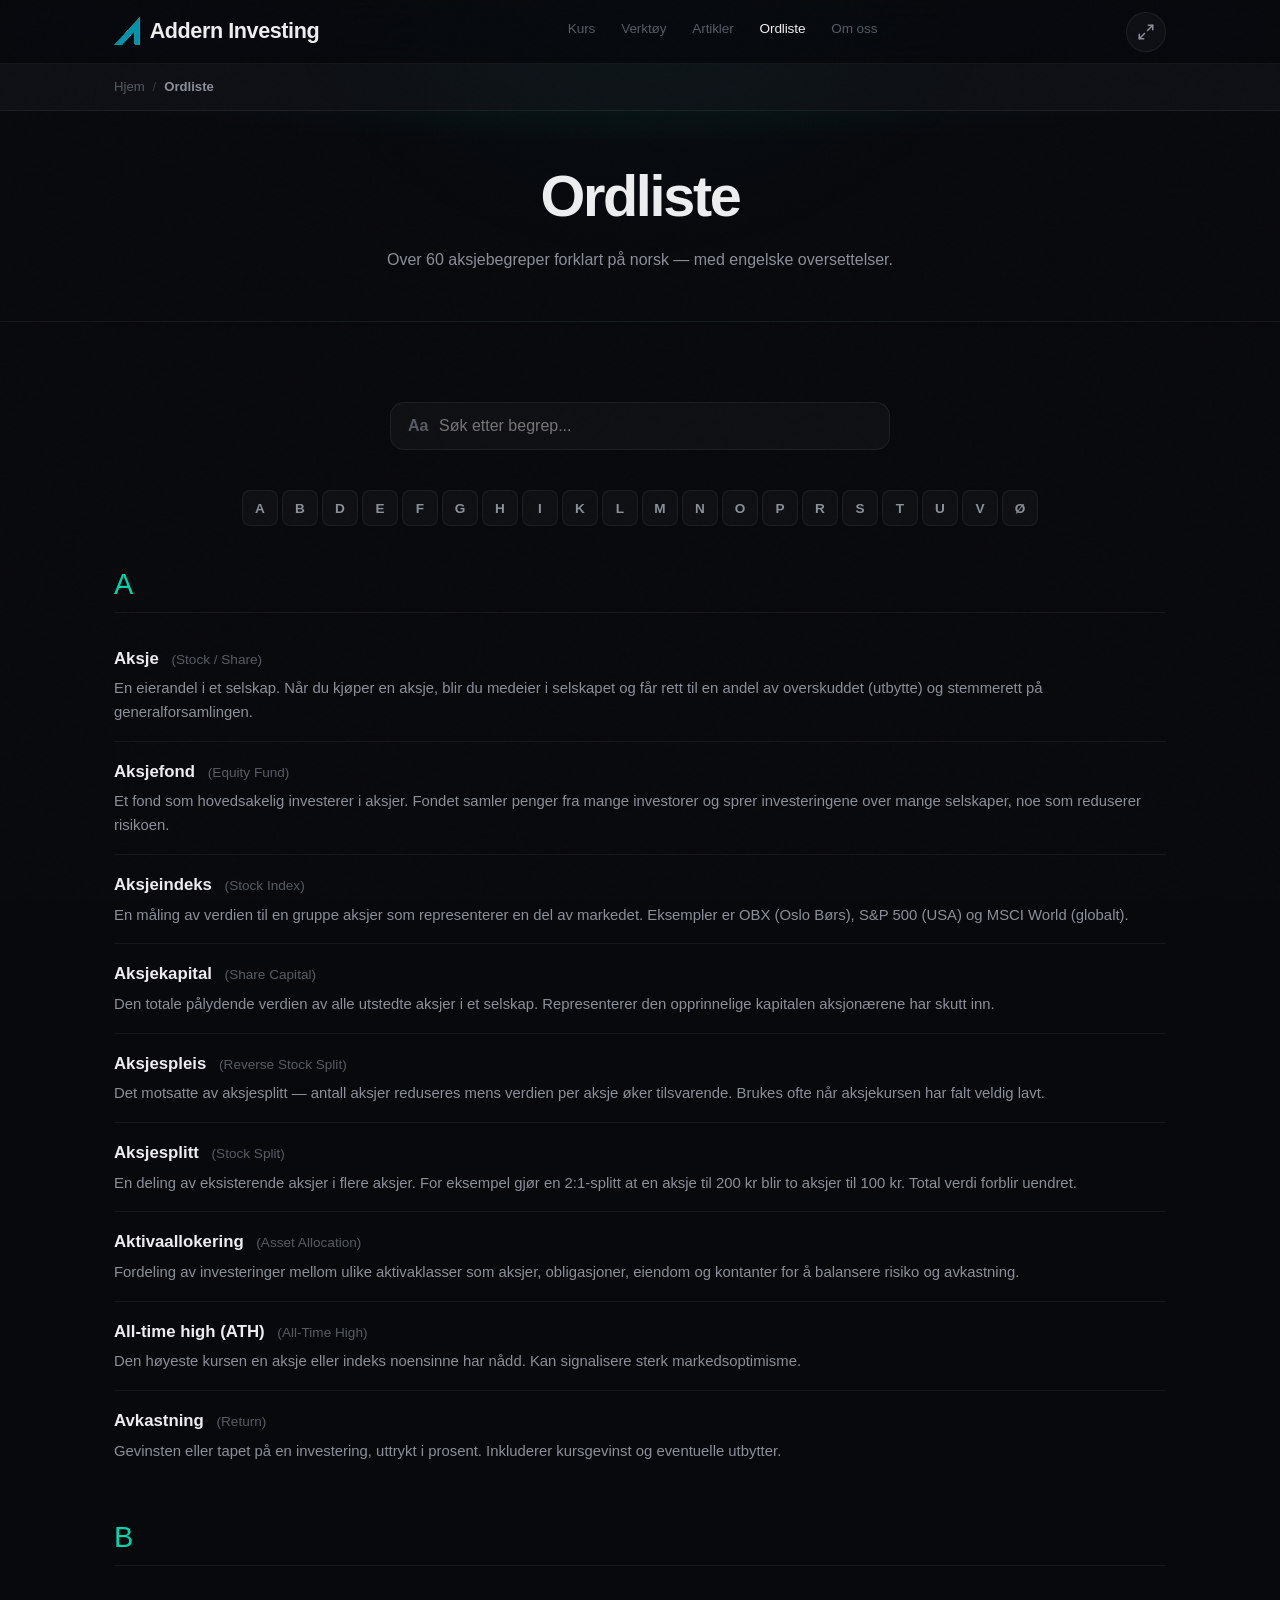
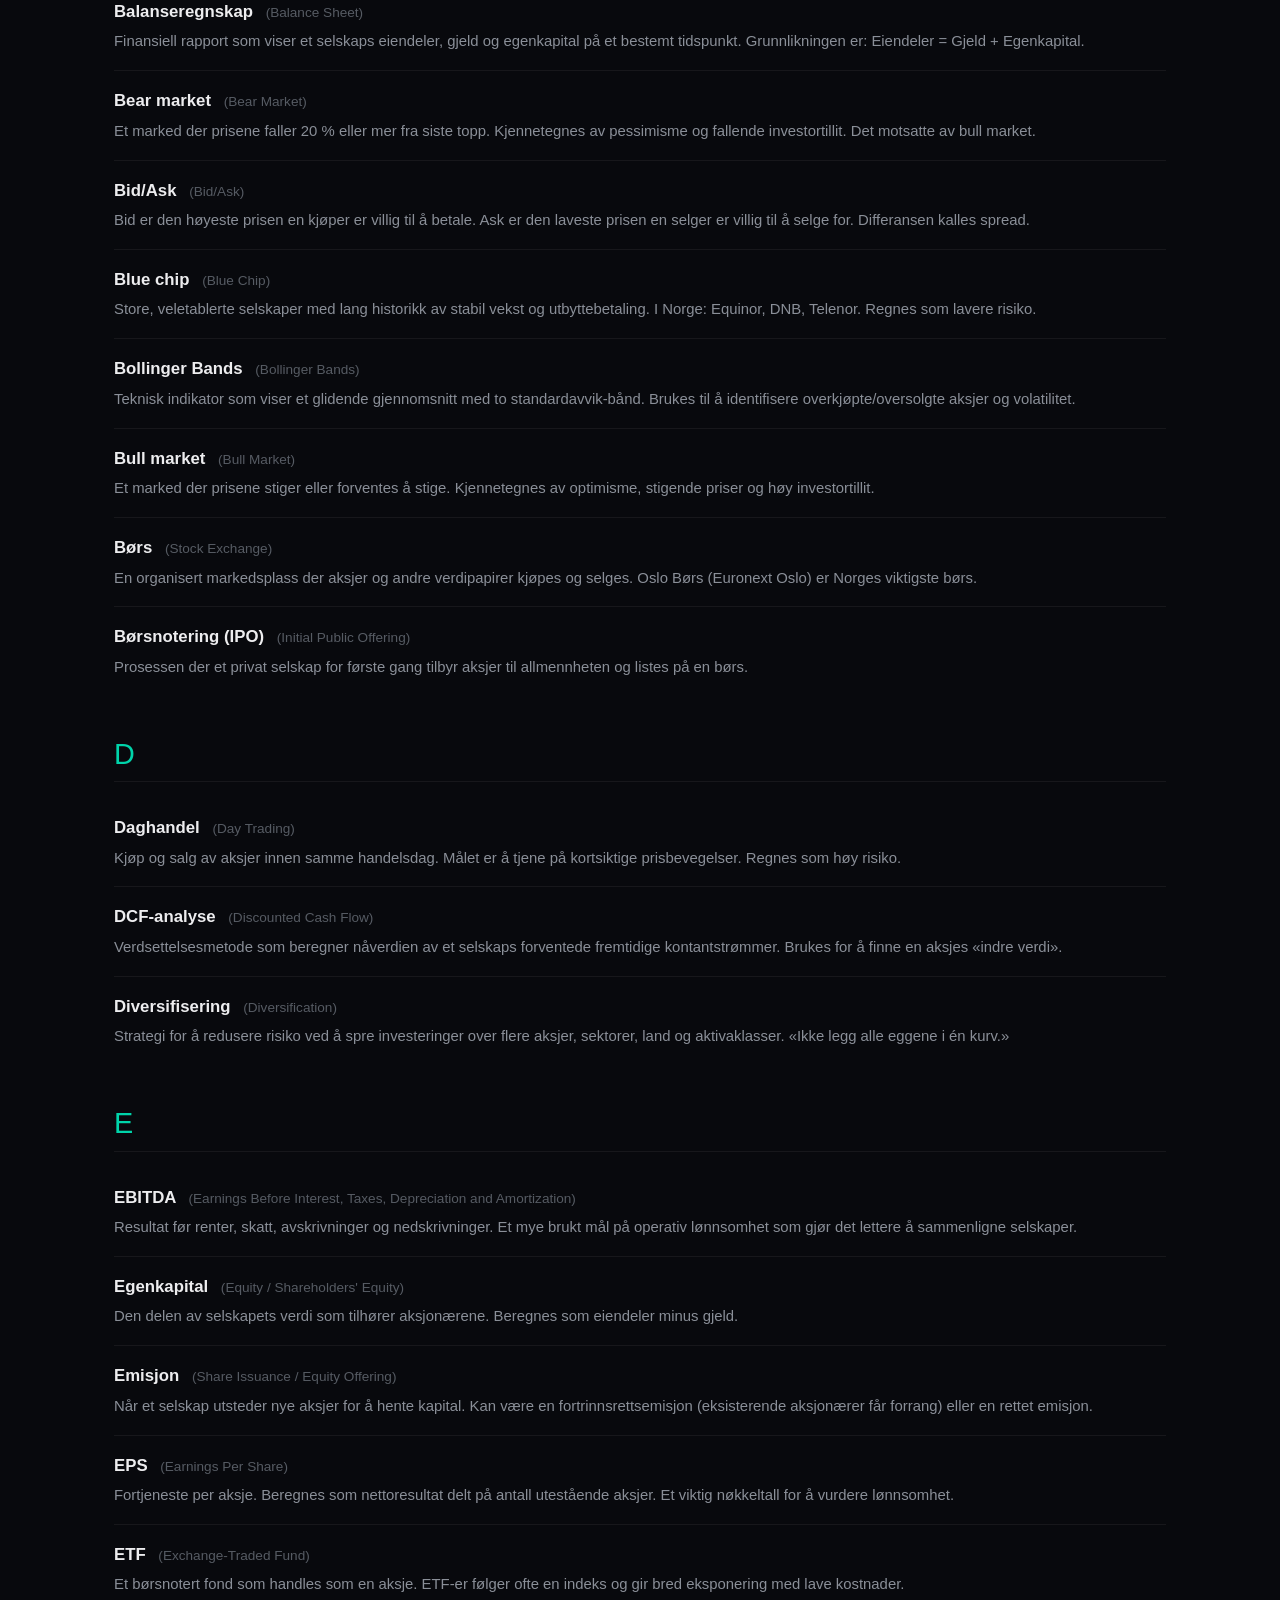
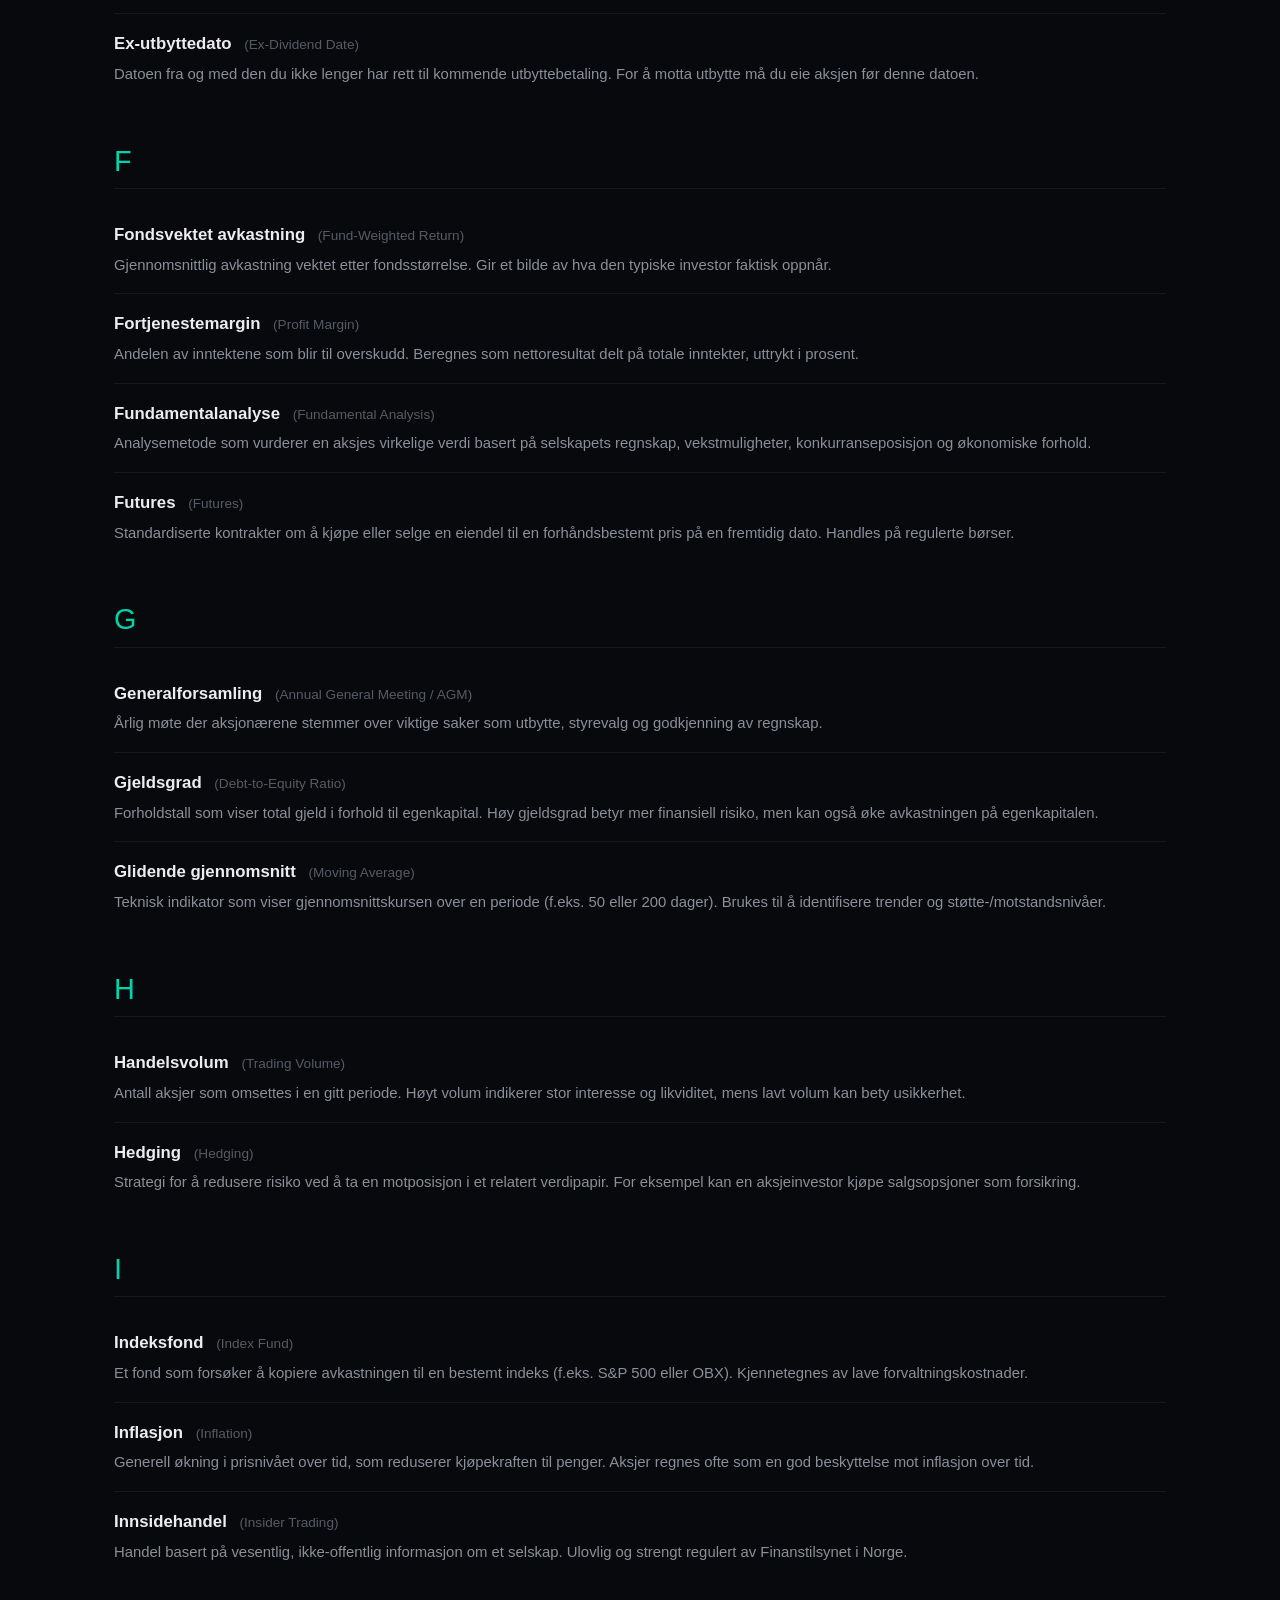
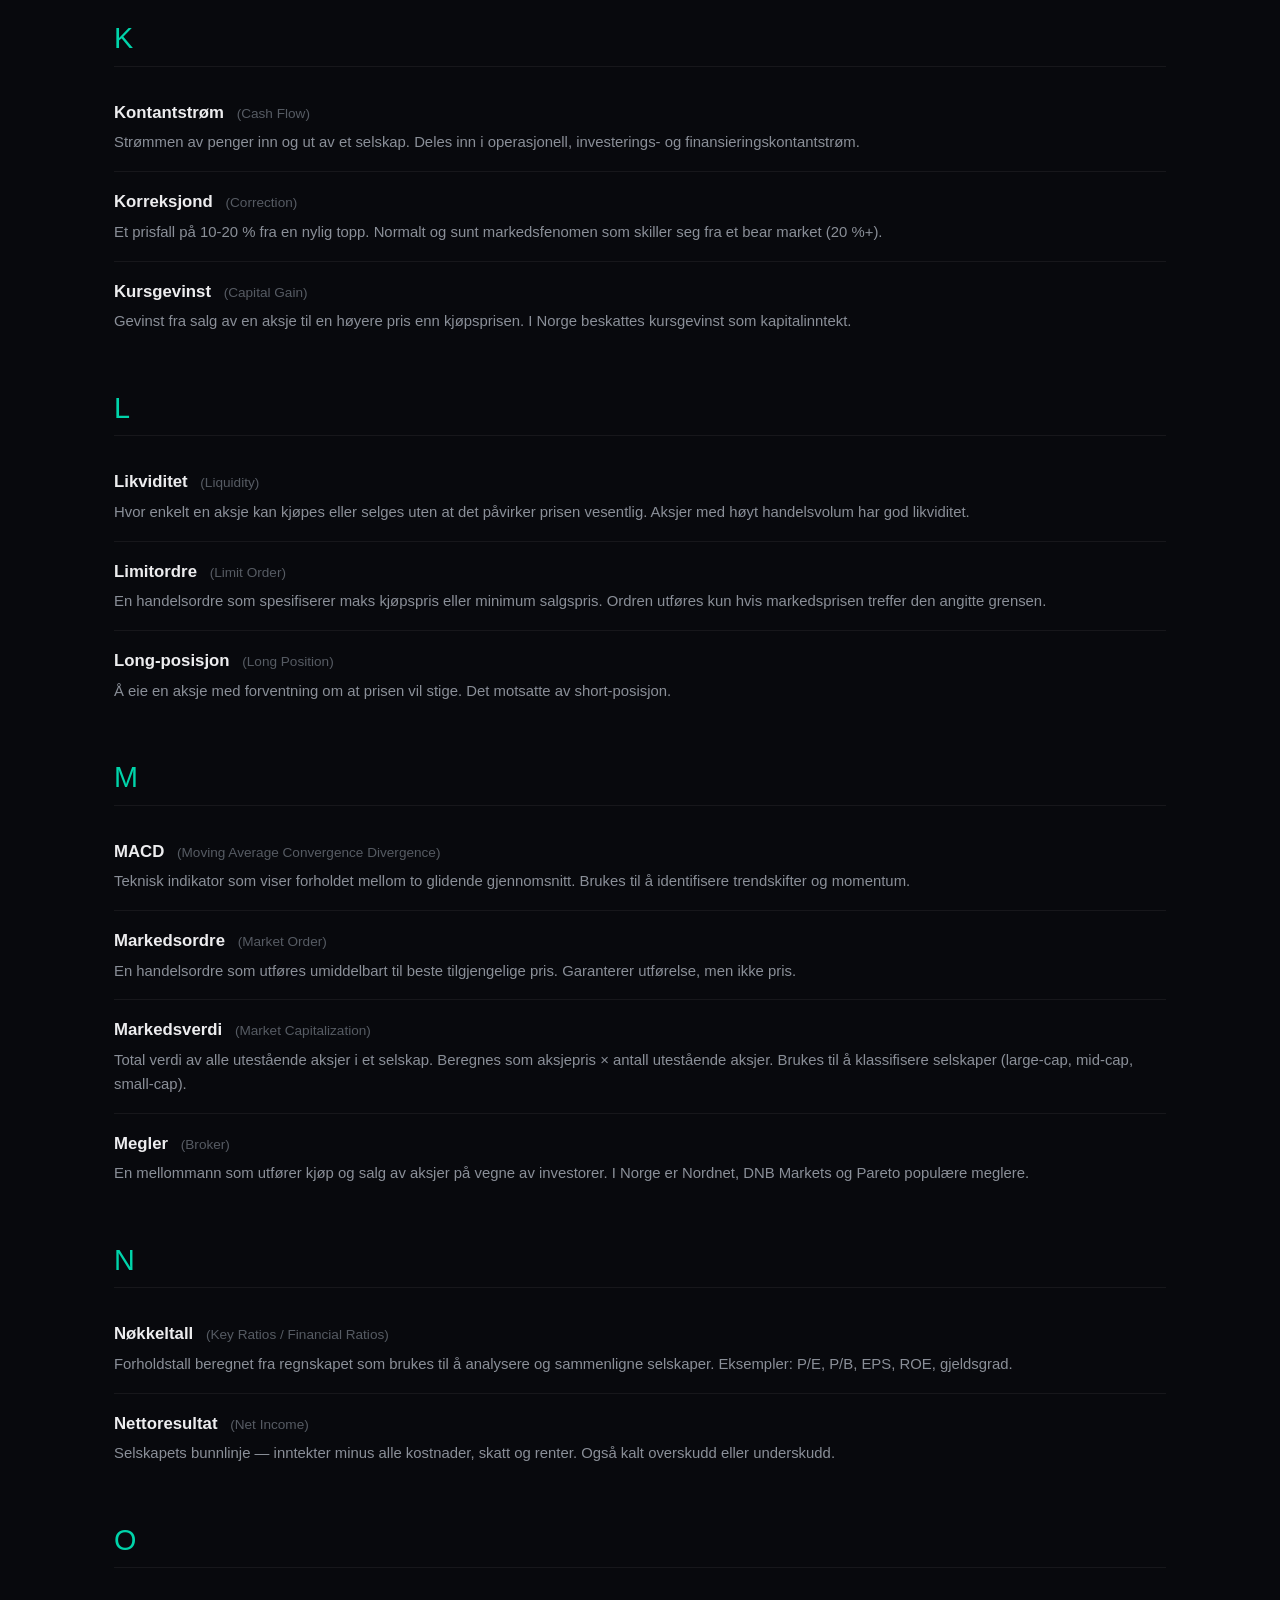
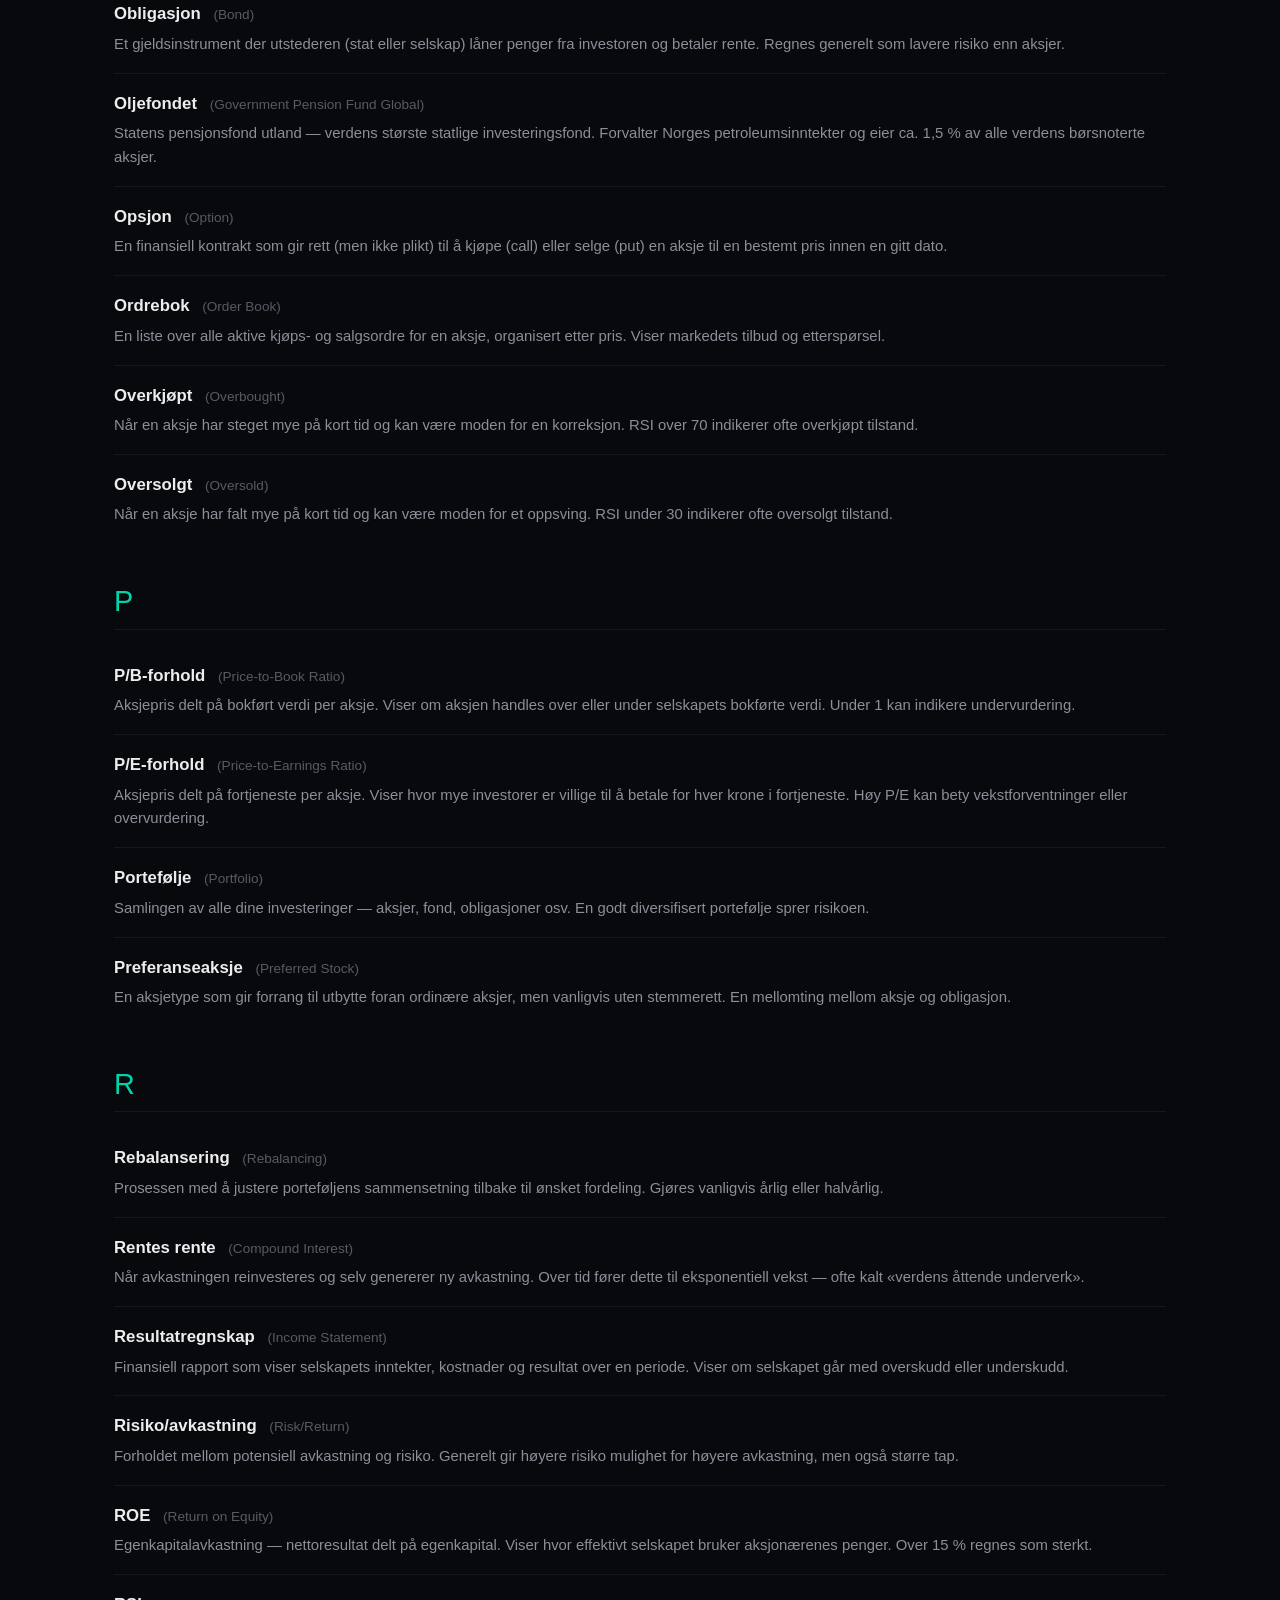
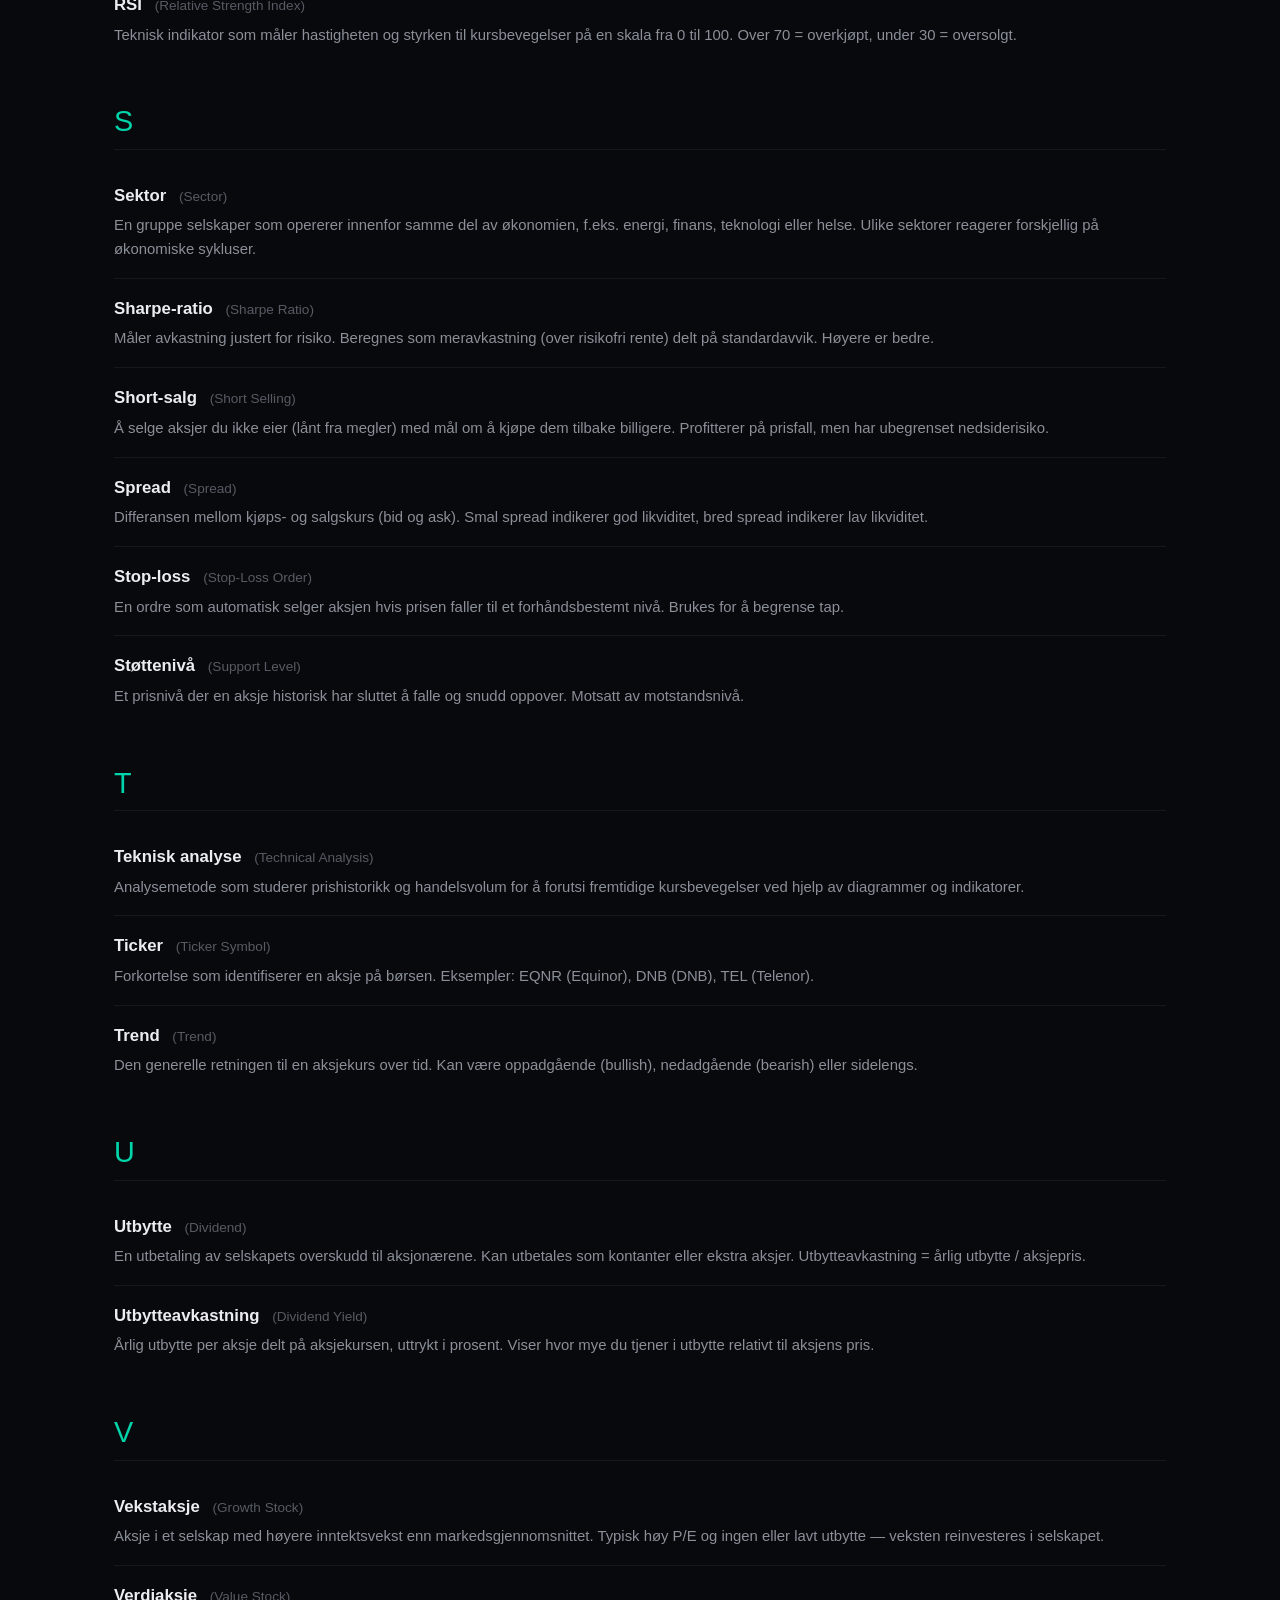
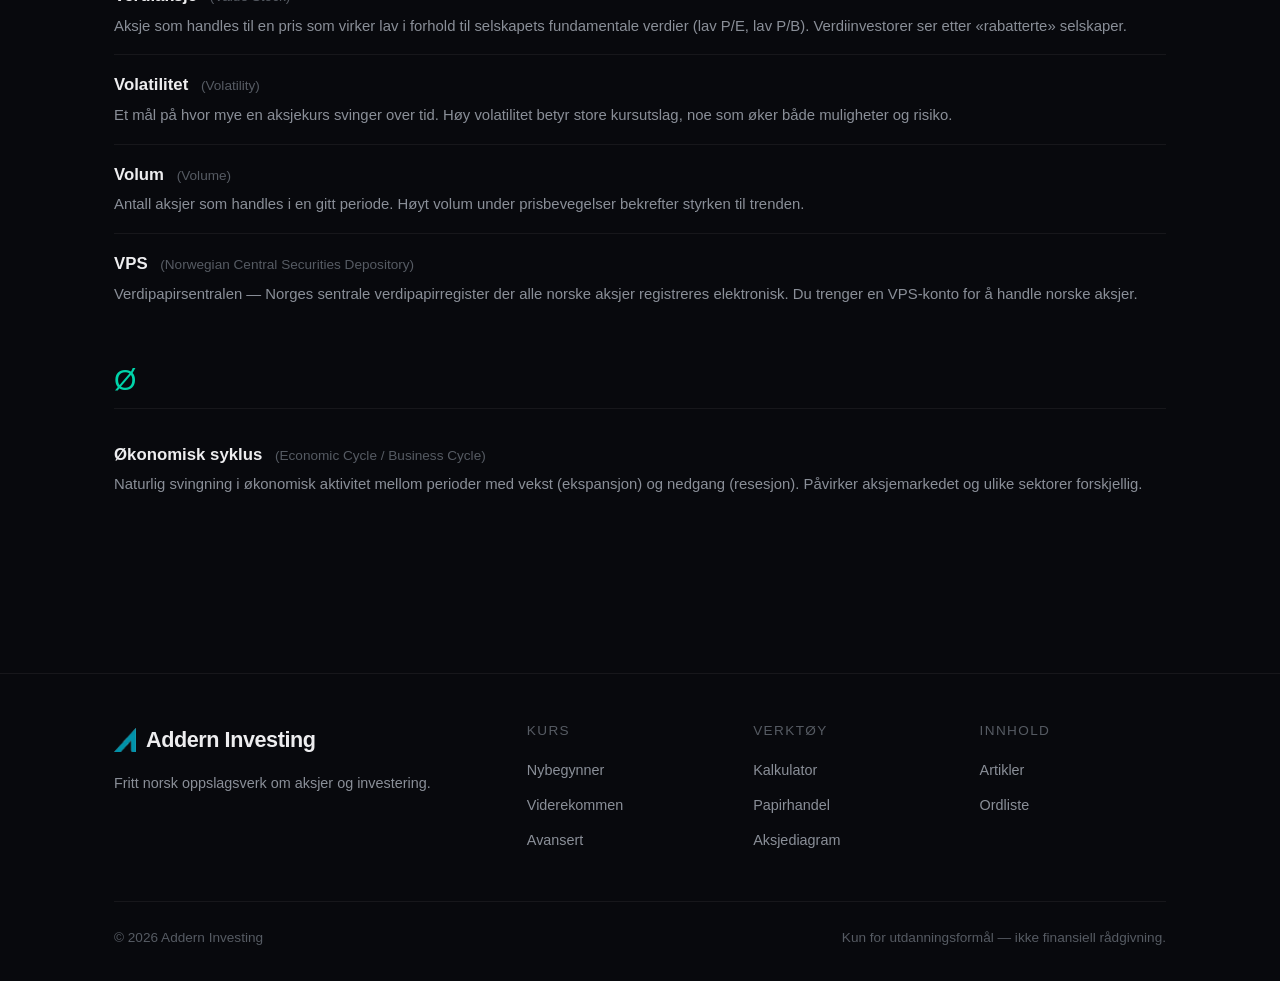
<file: ordliste.html>
<!DOCTYPE html>
<html lang="no" data-theme="dark">
<head>
  <meta charset="UTF-8">
  <meta name="viewport" content="width=device-width, initial-scale=1.0">
  <title>Ordliste — Addern Investing</title>
  <meta name="description" content="Komplett ordliste over aksjebegreper på norsk med engelske oversettelser. Over 60 begreper fra A til Å.">
  <link rel="stylesheet" href="css/style.css">
  <link rel="icon" href="images/favicon.png" type="image/png">
</head>
<body>

<nav class="nav">
  <div class="nav-inner">
    <a href="index.html" class="nav-logo"><img src="images/logo-icon.png" alt="" class="logo-img"> Addern Investing</a>
    <ul class="nav-links">
      <li><a href="index.html#kurs">Kurs</a></li>
      <li><a href="verktoy.html">Verktøy</a></li>
      <li><a href="blogg.html">Artikler</a></li>
      <li><a href="ordliste.html" class="active">Ordliste</a></li>
      <li><a href="om-oss.html">Om oss</a></li>
    </ul>
    <div class="nav-actions">
      <button class="fullscreen-toggle" aria-label="Fullskjerm"><svg viewBox="0 0 24 24"><polyline points="15 3 21 3 21 9"/><polyline points="9 21 3 21 3 15"/><line x1="21" y1="3" x2="14" y2="10"/><line x1="3" y1="21" x2="10" y2="14"/></svg></button>
      <button class="hamburger" aria-label="Meny" aria-expanded="false"><span></span></button>
    </div>
  </div>
</nav>

<nav class="breadcrumbs">
  <div class="container">
    <ol>
      <li><a href="index.html">Hjem</a></li>
      <li><span class="current">Ordliste</span></li>
    </ol>
  </div>
</nav>

<header class="page-header">
  <div class="container">
    <h1>Ordliste</h1>
    <p>Over 60 aksjebegreper forklart på norsk — med engelske oversettelser.</p>
  </div>
</header>

<main class="section">
  <div class="container">

    <!-- Search -->
    <div class="glossary-search fade-in" style="position:relative;">
      <span class="search-icon" style="font-weight:700;">Aa</span>
      <input type="text" id="glossarySearch" placeholder="Søk etter begrep...">
    </div>

    <!-- Letter Navigation -->
    <div class="letter-nav fade-in">
      <a href="#letter-A">A</a>
      <a href="#letter-B">B</a>
      <a href="#letter-D">D</a>
      <a href="#letter-E">E</a>
      <a href="#letter-F">F</a>
      <a href="#letter-G">G</a>
      <a href="#letter-H">H</a>
      <a href="#letter-I">I</a>
      <a href="#letter-K">K</a>
      <a href="#letter-L">L</a>
      <a href="#letter-M">M</a>
      <a href="#letter-N">N</a>
      <a href="#letter-O">O</a>
      <a href="#letter-P">P</a>
      <a href="#letter-R">R</a>
      <a href="#letter-S">S</a>
      <a href="#letter-T">T</a>
      <a href="#letter-U">U</a>
      <a href="#letter-V">V</a>
      <a href="#letter-Ø">Ø</a>
    </div>

    <!-- Glossary Terms -->

    <div class="glossary-section" id="letter-A">
      <h3>A</h3>
      <dl>
        <div class="glossary-term">
          <dt>Aksje <span class="english">(Stock / Share)</span></dt>
          <dd>En eierandel i et selskap. Når du kjøper en aksje, blir du medeier i selskapet og får rett til en andel av overskuddet (utbytte) og stemmerett på generalforsamlingen.</dd>
        </div>
        <div class="glossary-term">
          <dt>Aksjefond <span class="english">(Equity Fund)</span></dt>
          <dd>Et fond som hovedsakelig investerer i aksjer. Fondet samler penger fra mange investorer og sprer investeringene over mange selskaper, noe som reduserer risikoen.</dd>
        </div>
        <div class="glossary-term">
          <dt>Aksjeindeks <span class="english">(Stock Index)</span></dt>
          <dd>En måling av verdien til en gruppe aksjer som representerer en del av markedet. Eksempler er OBX (Oslo Børs), S&P 500 (USA) og MSCI World (globalt).</dd>
        </div>
        <div class="glossary-term">
          <dt>Aksjekapital <span class="english">(Share Capital)</span></dt>
          <dd>Den totale pålydende verdien av alle utstedte aksjer i et selskap. Representerer den opprinnelige kapitalen aksjonærene har skutt inn.</dd>
        </div>
        <div class="glossary-term">
          <dt>Aksjespleis <span class="english">(Reverse Stock Split)</span></dt>
          <dd>Det motsatte av aksjesplitt — antall aksjer reduseres mens verdien per aksje øker tilsvarende. Brukes ofte når aksjekursen har falt veldig lavt.</dd>
        </div>
        <div class="glossary-term">
          <dt>Aksjesplitt <span class="english">(Stock Split)</span></dt>
          <dd>En deling av eksisterende aksjer i flere aksjer. For eksempel gjør en 2:1-splitt at en aksje til 200 kr blir to aksjer til 100 kr. Total verdi forblir uendret.</dd>
        </div>
        <div class="glossary-term">
          <dt>Aktivaallokering <span class="english">(Asset Allocation)</span></dt>
          <dd>Fordeling av investeringer mellom ulike aktivaklasser som aksjer, obligasjoner, eiendom og kontanter for å balansere risiko og avkastning.</dd>
        </div>
        <div class="glossary-term">
          <dt>All-time high (ATH) <span class="english">(All-Time High)</span></dt>
          <dd>Den høyeste kursen en aksje eller indeks noensinne har nådd. Kan signalisere sterk markedsoptimisme.</dd>
        </div>
        <div class="glossary-term">
          <dt>Avkastning <span class="english">(Return)</span></dt>
          <dd>Gevinsten eller tapet på en investering, uttrykt i prosent. Inkluderer kursgevinst og eventuelle utbytter.</dd>
        </div>
      </dl>
    </div>

    <div class="glossary-section" id="letter-B">
      <h3>B</h3>
      <dl>
        <div class="glossary-term">
          <dt>Balanseregnskap <span class="english">(Balance Sheet)</span></dt>
          <dd>Finansiell rapport som viser et selskaps eiendeler, gjeld og egenkapital på et bestemt tidspunkt. Grunnlikningen er: Eiendeler = Gjeld + Egenkapital.</dd>
        </div>
        <div class="glossary-term">
          <dt>Bear market <span class="english">(Bear Market)</span></dt>
          <dd>Et marked der prisene faller 20 % eller mer fra siste topp. Kjennetegnes av pessimisme og fallende investortillit. Det motsatte av bull market.</dd>
        </div>
        <div class="glossary-term">
          <dt>Bid/Ask <span class="english">(Bid/Ask)</span></dt>
          <dd>Bid er den høyeste prisen en kjøper er villig til å betale. Ask er den laveste prisen en selger er villig til å selge for. Differansen kalles spread.</dd>
        </div>
        <div class="glossary-term">
          <dt>Blue chip <span class="english">(Blue Chip)</span></dt>
          <dd>Store, veletablerte selskaper med lang historikk av stabil vekst og utbyttebetaling. I Norge: Equinor, DNB, Telenor. Regnes som lavere risiko.</dd>
        </div>
        <div class="glossary-term">
          <dt>Bollinger Bands <span class="english">(Bollinger Bands)</span></dt>
          <dd>Teknisk indikator som viser et glidende gjennomsnitt med to standardavvik-bånd. Brukes til å identifisere overkjøpte/oversolgte aksjer og volatilitet.</dd>
        </div>
        <div class="glossary-term">
          <dt>Bull market <span class="english">(Bull Market)</span></dt>
          <dd>Et marked der prisene stiger eller forventes å stige. Kjennetegnes av optimisme, stigende priser og høy investortillit.</dd>
        </div>
        <div class="glossary-term">
          <dt>Børs <span class="english">(Stock Exchange)</span></dt>
          <dd>En organisert markedsplass der aksjer og andre verdipapirer kjøpes og selges. Oslo Børs (Euronext Oslo) er Norges viktigste børs.</dd>
        </div>
        <div class="glossary-term">
          <dt>Børsnotering (IPO) <span class="english">(Initial Public Offering)</span></dt>
          <dd>Prosessen der et privat selskap for første gang tilbyr aksjer til allmennheten og listes på en børs.</dd>
        </div>
      </dl>
    </div>

    <div class="glossary-section" id="letter-D">
      <h3>D</h3>
      <dl>
        <div class="glossary-term">
          <dt>Daghandel <span class="english">(Day Trading)</span></dt>
          <dd>Kjøp og salg av aksjer innen samme handelsdag. Målet er å tjene på kortsiktige prisbevegelser. Regnes som høy risiko.</dd>
        </div>
        <div class="glossary-term">
          <dt>DCF-analyse <span class="english">(Discounted Cash Flow)</span></dt>
          <dd>Verdsettelsesmetode som beregner nåverdien av et selskaps forventede fremtidige kontantstrømmer. Brukes for å finne en aksjes «indre verdi».</dd>
        </div>
        <div class="glossary-term">
          <dt>Diversifisering <span class="english">(Diversification)</span></dt>
          <dd>Strategi for å redusere risiko ved å spre investeringer over flere aksjer, sektorer, land og aktivaklasser. «Ikke legg alle eggene i én kurv.»</dd>
        </div>
      </dl>
    </div>

    <div class="glossary-section" id="letter-E">
      <h3>E</h3>
      <dl>
        <div class="glossary-term">
          <dt>EBITDA <span class="english">(Earnings Before Interest, Taxes, Depreciation and Amortization)</span></dt>
          <dd>Resultat før renter, skatt, avskrivninger og nedskrivninger. Et mye brukt mål på operativ lønnsomhet som gjør det lettere å sammenligne selskaper.</dd>
        </div>
        <div class="glossary-term">
          <dt>Egenkapital <span class="english">(Equity / Shareholders' Equity)</span></dt>
          <dd>Den delen av selskapets verdi som tilhører aksjonærene. Beregnes som eiendeler minus gjeld.</dd>
        </div>
        <div class="glossary-term">
          <dt>Emisjon <span class="english">(Share Issuance / Equity Offering)</span></dt>
          <dd>Når et selskap utsteder nye aksjer for å hente kapital. Kan være en fortrinnsrettsemisjon (eksisterende aksjonærer får forrang) eller en rettet emisjon.</dd>
        </div>
        <div class="glossary-term">
          <dt>EPS <span class="english">(Earnings Per Share)</span></dt>
          <dd>Fortjeneste per aksje. Beregnes som nettoresultat delt på antall utestående aksjer. Et viktig nøkkeltall for å vurdere lønnsomhet.</dd>
        </div>
        <div class="glossary-term">
          <dt>ETF <span class="english">(Exchange-Traded Fund)</span></dt>
          <dd>Et børsnotert fond som handles som en aksje. ETF-er følger ofte en indeks og gir bred eksponering med lave kostnader.</dd>
        </div>
        <div class="glossary-term">
          <dt>Ex-utbyttedato <span class="english">(Ex-Dividend Date)</span></dt>
          <dd>Datoen fra og med den du ikke lenger har rett til kommende utbyttebetaling. For å motta utbytte må du eie aksjen før denne datoen.</dd>
        </div>
      </dl>
    </div>

    <div class="glossary-section" id="letter-F">
      <h3>F</h3>
      <dl>
        <div class="glossary-term">
          <dt>Fondsvektet avkastning <span class="english">(Fund-Weighted Return)</span></dt>
          <dd>Gjennomsnittlig avkastning vektet etter fondsstørrelse. Gir et bilde av hva den typiske investor faktisk oppnår.</dd>
        </div>
        <div class="glossary-term">
          <dt>Fortjenestemargin <span class="english">(Profit Margin)</span></dt>
          <dd>Andelen av inntektene som blir til overskudd. Beregnes som nettoresultat delt på totale inntekter, uttrykt i prosent.</dd>
        </div>
        <div class="glossary-term">
          <dt>Fundamentalanalyse <span class="english">(Fundamental Analysis)</span></dt>
          <dd>Analysemetode som vurderer en aksjes virkelige verdi basert på selskapets regnskap, vekstmuligheter, konkurranseposisjon og økonomiske forhold.</dd>
        </div>
        <div class="glossary-term">
          <dt>Futures <span class="english">(Futures)</span></dt>
          <dd>Standardiserte kontrakter om å kjøpe eller selge en eiendel til en forhåndsbestemt pris på en fremtidig dato. Handles på regulerte børser.</dd>
        </div>
      </dl>
    </div>

    <div class="glossary-section" id="letter-G">
      <h3>G</h3>
      <dl>
        <div class="glossary-term">
          <dt>Generalforsamling <span class="english">(Annual General Meeting / AGM)</span></dt>
          <dd>Årlig møte der aksjonærene stemmer over viktige saker som utbytte, styrevalg og godkjenning av regnskap.</dd>
        </div>
        <div class="glossary-term">
          <dt>Gjeldsgrad <span class="english">(Debt-to-Equity Ratio)</span></dt>
          <dd>Forholdstall som viser total gjeld i forhold til egenkapital. Høy gjeldsgrad betyr mer finansiell risiko, men kan også øke avkastningen på egenkapitalen.</dd>
        </div>
        <div class="glossary-term">
          <dt>Glidende gjennomsnitt <span class="english">(Moving Average)</span></dt>
          <dd>Teknisk indikator som viser gjennomsnittskursen over en periode (f.eks. 50 eller 200 dager). Brukes til å identifisere trender og støtte-/motstandsnivåer.</dd>
        </div>
      </dl>
    </div>

    <div class="glossary-section" id="letter-H">
      <h3>H</h3>
      <dl>
        <div class="glossary-term">
          <dt>Handelsvolum <span class="english">(Trading Volume)</span></dt>
          <dd>Antall aksjer som omsettes i en gitt periode. Høyt volum indikerer stor interesse og likviditet, mens lavt volum kan bety usikkerhet.</dd>
        </div>
        <div class="glossary-term">
          <dt>Hedging <span class="english">(Hedging)</span></dt>
          <dd>Strategi for å redusere risiko ved å ta en motposisjon i et relatert verdipapir. For eksempel kan en aksjeinvestor kjøpe salgsopsjoner som forsikring.</dd>
        </div>
      </dl>
    </div>

    <div class="glossary-section" id="letter-I">
      <h3>I</h3>
      <dl>
        <div class="glossary-term">
          <dt>Indeksfond <span class="english">(Index Fund)</span></dt>
          <dd>Et fond som forsøker å kopiere avkastningen til en bestemt indeks (f.eks. S&P 500 eller OBX). Kjennetegnes av lave forvaltningskostnader.</dd>
        </div>
        <div class="glossary-term">
          <dt>Inflasjon <span class="english">(Inflation)</span></dt>
          <dd>Generell økning i prisnivået over tid, som reduserer kjøpekraften til penger. Aksjer regnes ofte som en god beskyttelse mot inflasjon over tid.</dd>
        </div>
        <div class="glossary-term">
          <dt>Innsidehandel <span class="english">(Insider Trading)</span></dt>
          <dd>Handel basert på vesentlig, ikke-offentlig informasjon om et selskap. Ulovlig og strengt regulert av Finanstilsynet i Norge.</dd>
        </div>
      </dl>
    </div>

    <div class="glossary-section" id="letter-K">
      <h3>K</h3>
      <dl>
        <div class="glossary-term">
          <dt>Kontantstrøm <span class="english">(Cash Flow)</span></dt>
          <dd>Strømmen av penger inn og ut av et selskap. Deles inn i operasjonell, investerings- og finansieringskontantstrøm.</dd>
        </div>
        <div class="glossary-term">
          <dt>Korreksjond <span class="english">(Correction)</span></dt>
          <dd>Et prisfall på 10-20 % fra en nylig topp. Normalt og sunt markedsfenomen som skiller seg fra et bear market (20 %+).</dd>
        </div>
        <div class="glossary-term">
          <dt>Kursgevinst <span class="english">(Capital Gain)</span></dt>
          <dd>Gevinst fra salg av en aksje til en høyere pris enn kjøpsprisen. I Norge beskattes kursgevinst som kapitalinntekt.</dd>
        </div>
      </dl>
    </div>

    <div class="glossary-section" id="letter-L">
      <h3>L</h3>
      <dl>
        <div class="glossary-term">
          <dt>Likviditet <span class="english">(Liquidity)</span></dt>
          <dd>Hvor enkelt en aksje kan kjøpes eller selges uten at det påvirker prisen vesentlig. Aksjer med høyt handelsvolum har god likviditet.</dd>
        </div>
        <div class="glossary-term">
          <dt>Limitordre <span class="english">(Limit Order)</span></dt>
          <dd>En handelsordre som spesifiserer maks kjøpspris eller minimum salgspris. Ordren utføres kun hvis markedsprisen treffer den angitte grensen.</dd>
        </div>
        <div class="glossary-term">
          <dt>Long-posisjon <span class="english">(Long Position)</span></dt>
          <dd>Å eie en aksje med forventning om at prisen vil stige. Det motsatte av short-posisjon.</dd>
        </div>
      </dl>
    </div>

    <div class="glossary-section" id="letter-M">
      <h3>M</h3>
      <dl>
        <div class="glossary-term">
          <dt>MACD <span class="english">(Moving Average Convergence Divergence)</span></dt>
          <dd>Teknisk indikator som viser forholdet mellom to glidende gjennomsnitt. Brukes til å identifisere trendskifter og momentum.</dd>
        </div>
        <div class="glossary-term">
          <dt>Markedsordre <span class="english">(Market Order)</span></dt>
          <dd>En handelsordre som utføres umiddelbart til beste tilgjengelige pris. Garanterer utførelse, men ikke pris.</dd>
        </div>
        <div class="glossary-term">
          <dt>Markedsverdi <span class="english">(Market Capitalization)</span></dt>
          <dd>Total verdi av alle utestående aksjer i et selskap. Beregnes som aksjepris × antall utestående aksjer. Brukes til å klassifisere selskaper (large-cap, mid-cap, small-cap).</dd>
        </div>
        <div class="glossary-term">
          <dt>Megler <span class="english">(Broker)</span></dt>
          <dd>En mellommann som utfører kjøp og salg av aksjer på vegne av investorer. I Norge er Nordnet, DNB Markets og Pareto populære meglere.</dd>
        </div>
      </dl>
    </div>

    <div class="glossary-section" id="letter-N">
      <h3>N</h3>
      <dl>
        <div class="glossary-term">
          <dt>Nøkkeltall <span class="english">(Key Ratios / Financial Ratios)</span></dt>
          <dd>Forholdstall beregnet fra regnskapet som brukes til å analysere og sammenligne selskaper. Eksempler: P/E, P/B, EPS, ROE, gjeldsgrad.</dd>
        </div>
        <div class="glossary-term">
          <dt>Nettoresultat <span class="english">(Net Income)</span></dt>
          <dd>Selskapets bunnlinje — inntekter minus alle kostnader, skatt og renter. Også kalt overskudd eller underskudd.</dd>
        </div>
      </dl>
    </div>

    <div class="glossary-section" id="letter-O">
      <h3>O</h3>
      <dl>
        <div class="glossary-term">
          <dt>Obligasjon <span class="english">(Bond)</span></dt>
          <dd>Et gjeldsinstrument der utstederen (stat eller selskap) låner penger fra investoren og betaler rente. Regnes generelt som lavere risiko enn aksjer.</dd>
        </div>
        <div class="glossary-term">
          <dt>Oljefondet <span class="english">(Government Pension Fund Global)</span></dt>
          <dd>Statens pensjonsfond utland — verdens største statlige investeringsfond. Forvalter Norges petroleumsinntekter og eier ca. 1,5 % av alle verdens børsnoterte aksjer.</dd>
        </div>
        <div class="glossary-term">
          <dt>Opsjon <span class="english">(Option)</span></dt>
          <dd>En finansiell kontrakt som gir rett (men ikke plikt) til å kjøpe (call) eller selge (put) en aksje til en bestemt pris innen en gitt dato.</dd>
        </div>
        <div class="glossary-term">
          <dt>Ordrebok <span class="english">(Order Book)</span></dt>
          <dd>En liste over alle aktive kjøps- og salgsordre for en aksje, organisert etter pris. Viser markedets tilbud og etterspørsel.</dd>
        </div>
        <div class="glossary-term">
          <dt>Overkjøpt <span class="english">(Overbought)</span></dt>
          <dd>Når en aksje har steget mye på kort tid og kan være moden for en korreksjon. RSI over 70 indikerer ofte overkjøpt tilstand.</dd>
        </div>
        <div class="glossary-term">
          <dt>Oversolgt <span class="english">(Oversold)</span></dt>
          <dd>Når en aksje har falt mye på kort tid og kan være moden for et oppsving. RSI under 30 indikerer ofte oversolgt tilstand.</dd>
        </div>
      </dl>
    </div>

    <div class="glossary-section" id="letter-P">
      <h3>P</h3>
      <dl>
        <div class="glossary-term">
          <dt>P/B-forhold <span class="english">(Price-to-Book Ratio)</span></dt>
          <dd>Aksjepris delt på bokført verdi per aksje. Viser om aksjen handles over eller under selskapets bokførte verdi. Under 1 kan indikere undervurdering.</dd>
        </div>
        <div class="glossary-term">
          <dt>P/E-forhold <span class="english">(Price-to-Earnings Ratio)</span></dt>
          <dd>Aksjepris delt på fortjeneste per aksje. Viser hvor mye investorer er villige til å betale for hver krone i fortjeneste. Høy P/E kan bety vekstforventninger eller overvurdering.</dd>
        </div>
        <div class="glossary-term">
          <dt>Portefølje <span class="english">(Portfolio)</span></dt>
          <dd>Samlingen av alle dine investeringer — aksjer, fond, obligasjoner osv. En godt diversifisert portefølje sprer risikoen.</dd>
        </div>
        <div class="glossary-term">
          <dt>Preferanseaksje <span class="english">(Preferred Stock)</span></dt>
          <dd>En aksjetype som gir forrang til utbytte foran ordinære aksjer, men vanligvis uten stemmerett. En mellomting mellom aksje og obligasjon.</dd>
        </div>
      </dl>
    </div>

    <div class="glossary-section" id="letter-R">
      <h3>R</h3>
      <dl>
        <div class="glossary-term">
          <dt>Rebalansering <span class="english">(Rebalancing)</span></dt>
          <dd>Prosessen med å justere porteføljens sammensetning tilbake til ønsket fordeling. Gjøres vanligvis årlig eller halvårlig.</dd>
        </div>
        <div class="glossary-term">
          <dt>Rentes rente <span class="english">(Compound Interest)</span></dt>
          <dd>Når avkastningen reinvesteres og selv genererer ny avkastning. Over tid fører dette til eksponentiell vekst — ofte kalt «verdens åttende underverk».</dd>
        </div>
        <div class="glossary-term">
          <dt>Resultatregnskap <span class="english">(Income Statement)</span></dt>
          <dd>Finansiell rapport som viser selskapets inntekter, kostnader og resultat over en periode. Viser om selskapet går med overskudd eller underskudd.</dd>
        </div>
        <div class="glossary-term">
          <dt>Risiko/avkastning <span class="english">(Risk/Return)</span></dt>
          <dd>Forholdet mellom potensiell avkastning og risiko. Generelt gir høyere risiko mulighet for høyere avkastning, men også større tap.</dd>
        </div>
        <div class="glossary-term">
          <dt>ROE <span class="english">(Return on Equity)</span></dt>
          <dd>Egenkapitalavkastning — nettoresultat delt på egenkapital. Viser hvor effektivt selskapet bruker aksjonærenes penger. Over 15 % regnes som sterkt.</dd>
        </div>
        <div class="glossary-term">
          <dt>RSI <span class="english">(Relative Strength Index)</span></dt>
          <dd>Teknisk indikator som måler hastigheten og styrken til kursbevegelser på en skala fra 0 til 100. Over 70 = overkjøpt, under 30 = oversolgt.</dd>
        </div>
      </dl>
    </div>

    <div class="glossary-section" id="letter-S">
      <h3>S</h3>
      <dl>
        <div class="glossary-term">
          <dt>Sektor <span class="english">(Sector)</span></dt>
          <dd>En gruppe selskaper som opererer innenfor samme del av økonomien, f.eks. energi, finans, teknologi eller helse. Ulike sektorer reagerer forskjellig på økonomiske sykluser.</dd>
        </div>
        <div class="glossary-term">
          <dt>Sharpe-ratio <span class="english">(Sharpe Ratio)</span></dt>
          <dd>Måler avkastning justert for risiko. Beregnes som meravkastning (over risikofri rente) delt på standardavvik. Høyere er bedre.</dd>
        </div>
        <div class="glossary-term">
          <dt>Short-salg <span class="english">(Short Selling)</span></dt>
          <dd>Å selge aksjer du ikke eier (lånt fra megler) med mål om å kjøpe dem tilbake billigere. Profitterer på prisfall, men har ubegrenset nedsiderisiko.</dd>
        </div>
        <div class="glossary-term">
          <dt>Spread <span class="english">(Spread)</span></dt>
          <dd>Differansen mellom kjøps- og salgskurs (bid og ask). Smal spread indikerer god likviditet, bred spread indikerer lav likviditet.</dd>
        </div>
        <div class="glossary-term">
          <dt>Stop-loss <span class="english">(Stop-Loss Order)</span></dt>
          <dd>En ordre som automatisk selger aksjen hvis prisen faller til et forhåndsbestemt nivå. Brukes for å begrense tap.</dd>
        </div>
        <div class="glossary-term">
          <dt>Støttenivå <span class="english">(Support Level)</span></dt>
          <dd>Et prisnivå der en aksje historisk har sluttet å falle og snudd oppover. Motsatt av motstandsnivå.</dd>
        </div>
      </dl>
    </div>

    <div class="glossary-section" id="letter-T">
      <h3>T</h3>
      <dl>
        <div class="glossary-term">
          <dt>Teknisk analyse <span class="english">(Technical Analysis)</span></dt>
          <dd>Analysemetode som studerer prishistorikk og handelsvolum for å forutsi fremtidige kursbevegelser ved hjelp av diagrammer og indikatorer.</dd>
        </div>
        <div class="glossary-term">
          <dt>Ticker <span class="english">(Ticker Symbol)</span></dt>
          <dd>Forkortelse som identifiserer en aksje på børsen. Eksempler: EQNR (Equinor), DNB (DNB), TEL (Telenor).</dd>
        </div>
        <div class="glossary-term">
          <dt>Trend <span class="english">(Trend)</span></dt>
          <dd>Den generelle retningen til en aksjekurs over tid. Kan være oppadgående (bullish), nedadgående (bearish) eller sidelengs.</dd>
        </div>
      </dl>
    </div>

    <div class="glossary-section" id="letter-U">
      <h3>U</h3>
      <dl>
        <div class="glossary-term">
          <dt>Utbytte <span class="english">(Dividend)</span></dt>
          <dd>En utbetaling av selskapets overskudd til aksjonærene. Kan utbetales som kontanter eller ekstra aksjer. Utbytteavkastning = årlig utbytte / aksjepris.</dd>
        </div>
        <div class="glossary-term">
          <dt>Utbytteavkastning <span class="english">(Dividend Yield)</span></dt>
          <dd>Årlig utbytte per aksje delt på aksjekursen, uttrykt i prosent. Viser hvor mye du tjener i utbytte relativt til aksjens pris.</dd>
        </div>
      </dl>
    </div>

    <div class="glossary-section" id="letter-V">
      <h3>V</h3>
      <dl>
        <div class="glossary-term">
          <dt>Vekstaksje <span class="english">(Growth Stock)</span></dt>
          <dd>Aksje i et selskap med høyere inntektsvekst enn markedsgjennomsnittet. Typisk høy P/E og ingen eller lavt utbytte — veksten reinvesteres i selskapet.</dd>
        </div>
        <div class="glossary-term">
          <dt>Verdiaksje <span class="english">(Value Stock)</span></dt>
          <dd>Aksje som handles til en pris som virker lav i forhold til selskapets fundamentale verdier (lav P/E, lav P/B). Verdiinvestorer ser etter «rabatterte» selskaper.</dd>
        </div>
        <div class="glossary-term">
          <dt>Volatilitet <span class="english">(Volatility)</span></dt>
          <dd>Et mål på hvor mye en aksjekurs svinger over tid. Høy volatilitet betyr store kursutslag, noe som øker både muligheter og risiko.</dd>
        </div>
        <div class="glossary-term">
          <dt>Volum <span class="english">(Volume)</span></dt>
          <dd>Antall aksjer som handles i en gitt periode. Høyt volum under prisbevegelser bekrefter styrken til trenden.</dd>
        </div>
        <div class="glossary-term">
          <dt>VPS <span class="english">(Norwegian Central Securities Depository)</span></dt>
          <dd>Verdipapirsentralen — Norges sentrale verdipapirregister der alle norske aksjer registreres elektronisk. Du trenger en VPS-konto for å handle norske aksjer.</dd>
        </div>
      </dl>
    </div>

    <div class="glossary-section" id="letter-Ø">
      <h3>Ø</h3>
      <dl>
        <div class="glossary-term">
          <dt>Økonomisk syklus <span class="english">(Economic Cycle / Business Cycle)</span></dt>
          <dd>Naturlig svingning i økonomisk aktivitet mellom perioder med vekst (ekspansjon) og nedgang (resesjon). Påvirker aksjemarkedet og ulike sektorer forskjellig.</dd>
        </div>
      </dl>
    </div>

  </div>
</main>

<footer class="footer">
  <div class="container">
    <div class="footer-grid">
      <div class="footer-brand">
        <div class="nav-logo"><img src="images/logo-icon.png" alt="" class="logo-img"> Addern Investing</div>
        <p>Fritt norsk oppslagsverk om aksjer og investering.</p>
      </div>
      <div class="footer-col">
        <h4>Kurs</h4>
        <ul>
          <li><a href="kurs/nybegynner.html">Nybegynner</a></li>
          <li><a href="kurs/viderekommen.html">Viderekommen</a></li>
          <li><a href="kurs/avansert.html">Avansert</a></li>
        </ul>
      </div>
      <div class="footer-col">
        <h4>Verktøy</h4>
        <ul>
          <li><a href="verktoy.html#rentesrente">Kalkulator</a></li>
          <li><a href="verktoy.html#papirhandel">Papirhandel</a></li>
          <li><a href="verktoy.html#aksjekart">Aksjediagram</a></li>
        </ul>
      </div>
      <div class="footer-col">
        <h4>Innhold</h4>
        <ul>
          <li><a href="blogg.html">Artikler</a></li>
          <li><a href="ordliste.html">Ordliste</a></li>
        </ul>
      </div>
    </div>
    <div class="footer-bottom">
      <span>&copy; 2026 Addern Investing</span>
      <span>Kun for utdanningsformål — ikke finansiell rådgivning.</span>
    </div>
  </div>
</footer>

<script src="js/main.js"></script>
</body>
</html>
</file>
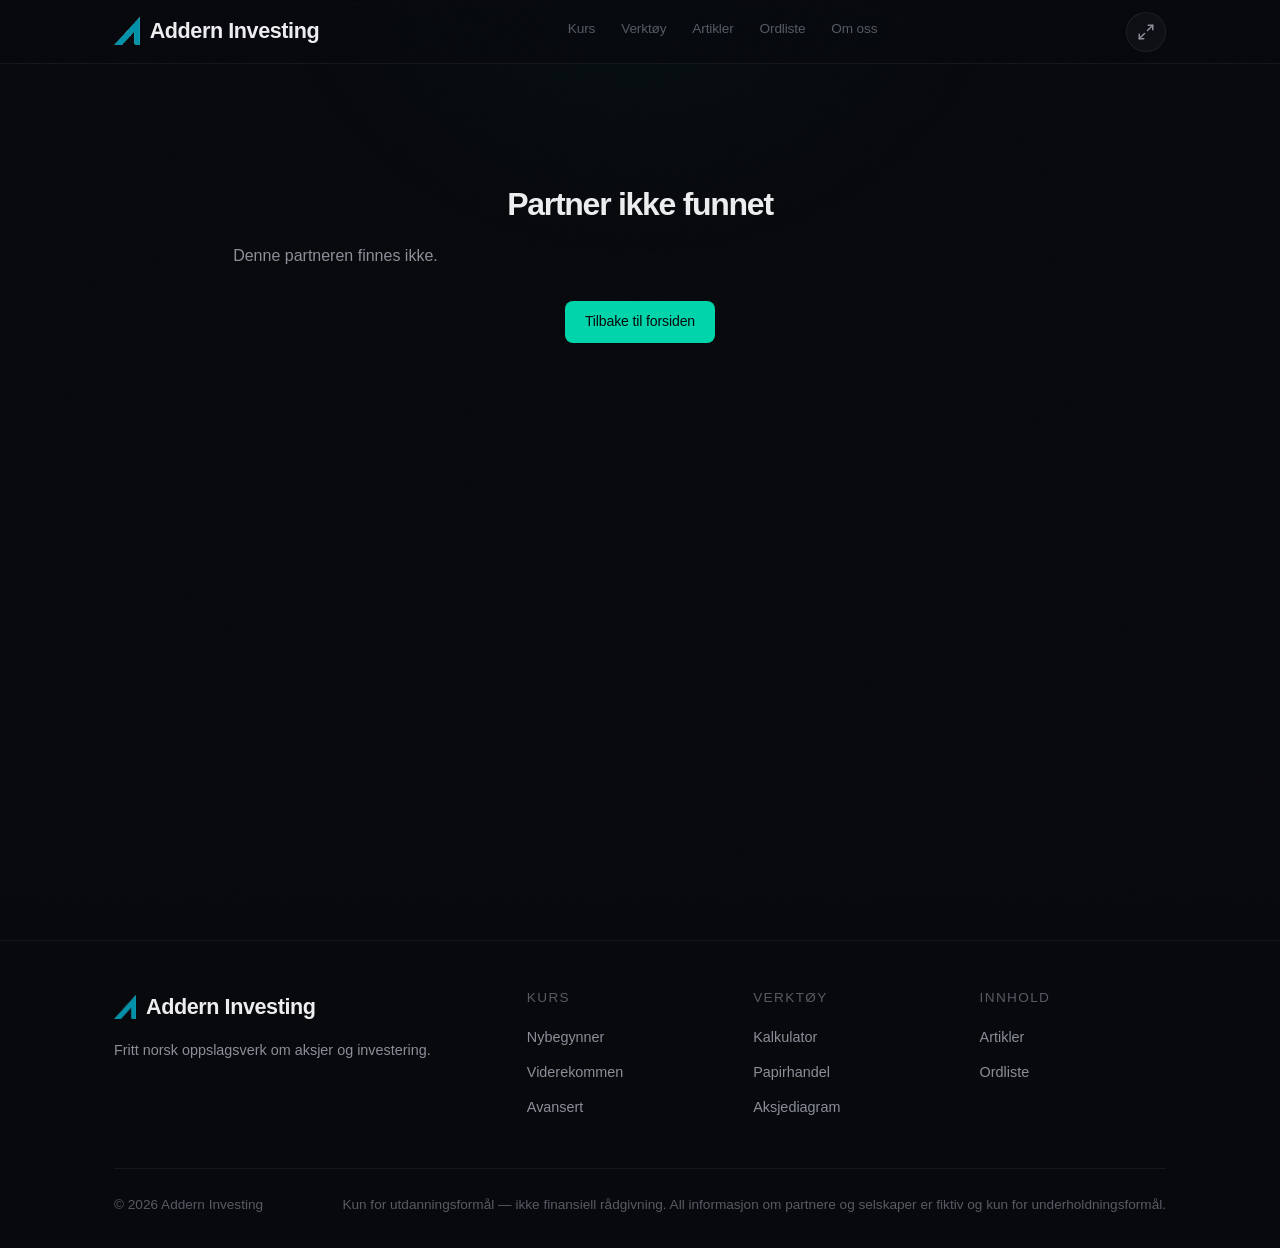
<file: partner.html>
<!DOCTYPE html>
<html lang="no" data-theme="dark">
<head>
  <meta charset="UTF-8">
  <meta name="viewport" content="width=device-width, initial-scale=1.0">
  <title>Partner — Addern Investing</title>
  <link rel="stylesheet" href="css/style.css">
  <link rel="icon" href="images/favicon.png" type="image/png">
  <style>
    .partner-page {
      min-height: 100vh;
      padding-top: var(--nav-height);
    }

    /* Hero banner */
    .pp-hero {
      position: relative;
      width: 100%;
      height: 420px;
      overflow: hidden;
    }
    .pp-hero img {
      width: 100%;
      height: 100%;
      object-fit: cover;
      object-position: center top;
    }
    .pp-hero-overlay {
      position: absolute;
      inset: 0;
      background: linear-gradient(to top, var(--bg-primary) 0%, rgba(10,15,30,0.4) 50%, rgba(10,15,30,0.2) 100%);
    }
    .pp-hero-badge {
      position: absolute;
      top: 24px;
      left: 24px;
      z-index: 2;
    }
    .pp-hero-badge a {
      display: inline-flex;
      align-items: center;
      gap: 6px;
      padding: 8px 16px;
      border-radius: 100px;
      background: rgba(0,0,0,0.4);
      backdrop-filter: blur(8px);
      color: rgba(255,255,255,0.8);
      font-size: 0.85rem;
      font-weight: 500;
      text-decoration: none;
      border: 1px solid rgba(255,255,255,0.1);
      transition: all 0.2s;
    }
    .pp-hero-badge a:hover {
      background: rgba(0,0,0,0.6);
      color: #fff;
    }
    .pp-hero-badge svg {
      width: 16px;
      height: 16px;
      stroke: currentColor;
      fill: none;
      stroke-width: 2;
      stroke-linecap: round;
      stroke-linejoin: round;
    }

    /* Content */
    .pp-content {
      max-width: 800px;
      margin: -60px auto 0;
      position: relative;
      z-index: 2;
      padding: 0 24px 80px;
    }

    .pp-logo {
      display: inline-block;
      margin-bottom: 16px;
      color: rgba(255,255,255,0.5);
    }

    .pp-title {
      font-family: var(--font-heading);
      font-size: clamp(2rem, 5vw, 3rem);
      font-weight: 800;
      color: var(--text-primary);
      margin-bottom: 8px;
      line-height: 1.2;
    }

    .pp-founded {
      font-size: 0.88rem;
      color: var(--accent-green);
      font-weight: 600;
      margin-bottom: 32px;
    }

    .pp-text p {
      color: var(--text-secondary);
      font-size: 1.05rem;
      line-height: 1.85;
      margin-bottom: 20px;
    }

    /* Stats */
    .pp-stats {
      display: grid;
      grid-template-columns: repeat(3, 1fr);
      gap: 20px;
      margin: 40px 0;
      padding: 28px 0;
      border-top: 1px solid var(--border-color);
      border-bottom: 1px solid var(--border-color);
    }
    .pp-stat {
      text-align: center;
    }
    .pp-stat-number {
      font-family: var(--font-heading);
      font-size: 2rem;
      font-weight: 800;
      color: var(--accent-green);
    }
    .pp-stat-label {
      font-size: 0.82rem;
      color: var(--text-muted);
      margin-top: 4px;
    }

    /* Tags — inline with separators */
    .pp-tags {
      margin: 32px 0 48px;
      font-size: 0.88rem;
      color: var(--text-muted);
      line-height: 1.8;
    }
    .pp-tags span {
      color: var(--accent-green);
      font-weight: 600;
    }
    .pp-tags-sep {
      display: inline-block;
      margin: 0 8px;
      color: rgba(148,163,184,0.3);
      font-weight: 300;
    }

    /* CTA */
    .pp-cta {
      display: flex;
      gap: 12px;
      flex-wrap: wrap;
      margin-top: 40px;
    }

    /* Not found */
    .pp-not-found {
      text-align: center;
      padding: 120px 24px;
    }
    .pp-not-found h1 {
      font-size: 2rem;
      margin-bottom: 16px;
    }
    .pp-not-found p {
      color: var(--text-secondary);
      margin-bottom: 32px;
    }

    @media (max-width: 640px) {
      .pp-hero { height: 300px; }
      .pp-stats { grid-template-columns: repeat(2, 1fr); }
      .pp-content { margin-top: -40px; }
    }
  </style>
</head>
<body>

<nav class="nav">
  <div class="nav-inner">
    <a href="index.html" class="nav-logo"><img src="images/logo-icon.png" alt="" class="logo-img"> Addern Investing</a>
    <ul class="nav-links">
      <li><a href="index.html#kurs">Kurs</a></li>
      <li><a href="verktoy.html">Verktøy</a></li>
      <li><a href="blogg.html">Artikler</a></li>
      <li><a href="ordliste.html">Ordliste</a></li>
      <li><a href="om-oss.html">Om oss</a></li>
    </ul>
    <div class="nav-actions">
      <button class="fullscreen-toggle" aria-label="Fullskjerm"><svg viewBox="0 0 24 24"><polyline points="15 3 21 3 21 9"/><polyline points="9 21 3 21 3 15"/><line x1="21" y1="3" x2="14" y2="10"/><line x1="3" y1="21" x2="10" y2="14"/></svg></button>
      <button class="hamburger" aria-label="Meny" aria-expanded="false"><span></span></button>
    </div>
  </div>
</nav>

<div class="partner-page" id="partner-page"></div>

<footer class="footer">
  <div class="container">
    <div class="footer-grid">
      <div class="footer-brand">
        <div class="nav-logo"><img src="images/logo-icon.png" alt="" class="logo-img"> Addern Investing</div>
        <p>Fritt norsk oppslagsverk om aksjer og investering.</p>
      </div>
      <div class="footer-col">
        <h4>Kurs</h4>
        <ul>
          <li><a href="index.html#kurs">Nybegynner</a></li>
          <li><a href="index.html#kurs">Viderekommen</a></li>
          <li><a href="index.html#kurs">Avansert</a></li>
        </ul>
      </div>
      <div class="footer-col">
        <h4>Verktøy</h4>
        <ul>
          <li><a href="verktoy.html#rentesrente">Kalkulator</a></li>
          <li><a href="verktoy.html#papirhandel">Papirhandel</a></li>
          <li><a href="verktoy.html#aksjekart">Aksjediagram</a></li>
        </ul>
      </div>
      <div class="footer-col">
        <h4>Innhold</h4>
        <ul>
          <li><a href="blogg.html">Artikler</a></li>
          <li><a href="ordliste.html">Ordliste</a></li>
        </ul>
      </div>
    </div>
    <div class="footer-bottom">
      <span>&copy; 2026 Addern Investing</span>
      <span>Kun for utdanningsformål — ikke finansiell rådgivning. All informasjon om partnere og selskaper er fiktiv og kun for underholdningsformål.</span>
    </div>
  </div>
</footer>

<script src="js/main.js"></script>
<script>
var partners = {
  'goxhulern-auto': {
    title: 'Goxhulern Auto',
    founded: 'Grunnlagt 2024 · Drammen, Norge',
    image: 'images/partner-goxhulern-auto.png',
    logo: 'GOXHULERN<small>AUTO</small>',
    logoClass: 'font-family:Impact,Arial Black,sans-serif;font-size:2rem;font-weight:900;letter-spacing:0.06em;text-transform:uppercase',
    logoSmallStyle: 'font-family:Georgia,serif;font-style:italic;text-transform:none;font-weight:400',
    text: '<p>Goxhulern Auto er en raskt voksende bilforhandler grunnlagt av Dennis Goxhuli, med hovedkontor i Drammen. Selskapet spesialiserer seg på import og salg av premium bruktbiler fra det europeiske markedet, med fokus på tyske kvalitetsmerker som BMW, Mercedes-Benz og Audi.</p><p>Det som skiller Goxhulern Auto fra konkurrentene er deres proprietære inspeksjonssystem — hvert kjøretøy går gjennom en 147-punkts kvalitetskontroll før det settes ut for salg. Selskapet har også utviklet en AI-drevet prissettingsmodell som analyserer over 30 000 datapunkter for å garantere markedets mest konkurransedyktige priser.</p><p>I 2025 lanserte Goxhulern Auto sin digitale plattform med 3D-visning av alle kjøretøy, og planlegger ekspansjon til Bergen og Stavanger innen Q3 2026. Selskapet har allerede solgt over 800 kjøretøy og har en kundetilfredshet på 4.9/5 basert på uavhengige anmeldelser.</p>',
    stats: [{n:'800+',l:'Biler solgt'},{n:'4.9/5',l:'Kundevurdering'},{n:'147',l:'Punkts kontroll'}],
    tags: ['Bilforhandler','Premium import','AI-prissetting','Kvalitetskontroll']
  },
  'schavern': {
    title: 'Schavern AI Development',
    founded: 'Grunnlagt 2023 · Oslo, Norge',
    image: 'images/partner-schavern-law.png',
    logo: 'SCHAVERN<small>AI</small>',
    logoClass: 'font-family:Courier New,monospace;font-size:1.8rem;font-weight:700;letter-spacing:0.12em;text-transform:uppercase',
    logoSmallStyle: 'font-family:Courier New,monospace;font-weight:400;letter-spacing:0.2em',
    text: '<p>Schavern AI Development, ledet av Albin Schanevius, er et norsk teknologiselskap som utvikler avanserte AI-løsninger for bedriftsmarkedet. Selskapet har spesialisert seg på maskinlæring, naturlig språkbehandling og prediktiv analyse.</p><p>Deres flaggskipprodukt, «SchavernOS», er en enterprise AI-plattform som automatiserer komplekse forretningsprosesser. Plattformen brukes allerede av flere nordiske selskaper innen finans, logistikk og helsesektoren. I løpet av det siste året har SchavernOS prosessert over 12 millioner datapunkter og redusert operasjonelle kostnader med gjennomsnittlig 34% for kundene sine.</p><p>Selskapet har nylig inngått et samarbeid med NTNU om forskning på generativ AI for norsk språk, og har mottatt 4,2 millioner kroner i støtte fra Innovasjon Norge. Schavern AI jobber også med en hemmelig forskningsavdeling som utvikler autonome beslutningssystemer for forsvarssektoren.</p>',
    stats: [{n:'12M+',l:'Datapunkter prosessert'},{n:'34%',l:'Kostnadsreduksjon'},{n:'4.2M',l:'NOK i støtte'}],
    tags: ['Kunstig intelligens','Maskinlæring','Enterprise','NLP','Forsvarsteknologi']
  },
  'bambulder': {
    title: 'Bambulder Scouting Agency',
    founded: 'Grunnlagt 2024 · Sandefjord, Norge',
    image: 'images/partner-bambulder-scouting.jpg',
    logo: 'bambulder<small>SCOUTING</small>',
    logoClass: 'font-family:Georgia,Times New Roman,serif;font-size:1.8rem;font-weight:400;font-style:italic;letter-spacing:0.02em',
    logoSmallStyle: 'font-style:normal;text-transform:uppercase;font-weight:700;letter-spacing:0.15em;font-family:Arial,sans-serif;font-size:0.5em',
    text: '<p>Bambulder Scouting Agency er et profesjonelt talentscoutingbyrå grunnlagt av Oliver Eik, med nettverk som strekker seg over 14 europeiske land. Selskapet jobber med å identifisere og utvikle unge fotballtalenter i alderen 14–21 år.</p><p>Med et team på 23 speidere fordelt over Skandinavia, Storbritannia og Sør-Europa bruker Bambulder avansert videoanalyse og prestasjonsdata for å evaluere spillere. Deres algoritme analyserer over 200 tekniske og fysiske parametere per spiller, og sammenligner dem med historiske data fra spillere som har lyktes på toppnivå.</p><p>Siden oppstarten har Bambulder formidlet 47 spilleroverganger til klubber i Eliteserien, Championship og Eredivisie. Tre av spillerne de har oppdaget har allerede fått A-landslagsdebuter. Selskapet har også et samarbeid med Premier League-klubber om utveksling av scoutingdata.</p>',
    stats: [{n:'47',l:'Overganger formidlet'},{n:'14',l:'Land i nettverket'},{n:'23',l:'Aktive speidere'}],
    tags: ['Fotball-scouting','Talentutvikling','Dataanalyse','Overganger','Europa']
  },
  'luddern': {
    title: 'Luddern Gambling',
    founded: 'Grunnlagt 2024 · Tønsberg, Norge',
    image: 'images/partner-luddern-gambling.jpg',
    logo: 'LUDDERN<small>gambling</small>',
    logoClass: 'font-family:Arial Black,Gadget,sans-serif;font-size:2rem;font-weight:900;letter-spacing:-0.02em;text-transform:uppercase',
    logoSmallStyle: 'font-family:Brush Script MT,Segoe Script,cursive;text-transform:lowercase;font-weight:400;font-size:0.65em;letter-spacing:0',
    text: '<p>Luddern Gambling, grunnlagt av Ludvik Olavsen, er et innovativt selskap som utvikler avanserte sannsynlighetsmodeller og statistiske analyser for sportsbetting-markedet. Selskapet opererer som en teknologileverandør — ikke som et spillselskap — og leverer prediksjonsmodeller til lisensierte aktører i Europa.</p><p>Kjernen i teknologien er «LuddernEngine», en proprietær algoritme som analyserer over 450 variabler per kamp, inkludert spillerform, værdata, historiske møter, reisedistanser og til og med sosiale medier-sentiment. Modellen har en dokumentert treffsikkerhet på 67.3% over 10 000+ analyserte kamper — langt over bransjegjennomsnittet.</p><p>Selskapet har også utviklet et ansvarlig spill-verktøy som bruker atferdsmønster-analyse for å identifisere risikospillere. Dette verktøyet er allerede implementert hos tre europeiske spilloperatører og har bidratt til å redusere problematisk spillatferd med 28%.</p>',
    stats: [{n:'67.3%',l:'Treffsikkerhet'},{n:'450+',l:'Variabler per kamp'},{n:'10K+',l:'Kamper analysert'}],
    tags: ['Prediksjonsmodeller','Sportsanalyse','Ansvarlig spill','Statistikk','Algoritmer']
  },
  'lukestrom': {
    title: 'Lukestrøm Elektro',
    founded: 'Grunnlagt 2023 · Horten, Norge',
    image: 'images/partner-lukestrom-elektro.jpg',
    logo: 'Lukestrøm<small>ELEKTRO</small>',
    logoClass: 'font-family:Trebuchet MS,Lucida Sans,sans-serif;font-size:1.8rem;font-weight:700;letter-spacing:0.04em',
    logoSmallStyle: 'font-family:Trebuchet MS,sans-serif;font-weight:400;text-transform:uppercase;letter-spacing:0.18em;font-size:0.55em',
    text: '<p>Lukestrøm Elektro, drevet av Kasper Westerem, er et elektroselskap som kombinerer tradisjonelt elektrikerarbeid med smart-hjem-teknologi og fornybar energi. Selskapet har spesialisert seg på installasjoner for boliger, næringsbygg og industrianlegg i Vestfold-regionen.</p><p>Det som gjør Lukestrøm unikt er deres «SmartGrid»-løsning — et helintegrert system som kobler solcellepaneler, batterisystemer, elbil-ladere og smart-hjem-styring i én plattform. Kunder kan overvåke og optimalisere energiforbruket sitt i sanntid via en mobilapp utviklet in-house.</p><p>Selskapet har installert over 340 solcelleanlegg og 120 smart-hjem-systemer. I samarbeid med forskningsinstitusjoner jobber Lukestrøm med utvikling av neste generasjons energilagring basert på solid-state batteriteknologi. Selskapet har også en kontrakt med tre kommuner om oppgradering av offentlig belysning til AI-styrt LED-teknologi.</p>',
    stats: [{n:'340+',l:'Solcelleanlegg'},{n:'120',l:'Smart-hjem installert'},{n:'3',l:'Kommunekontrakter'}],
    tags: ['Elektro','Solenergi','Smart-hjem','Fornybar energi','IoT']
  },
  'sh-sparebank': {
    title: 'SH Sparebank',
    founded: 'Grunnlagt 2024 · Sandefjord, Norge',
    image: 'images/partner-sh-sparebank.jpg',
    logo: 'SH<small>SPAREBANK</small>',
    logoClass: 'font-family:Georgia,serif;font-size:2.4rem;font-weight:700;letter-spacing:0.08em',
    logoSmallStyle: 'font-family:Palatino,Book Antiqua,serif;font-weight:400;font-size:0.4em;letter-spacing:0.1em;text-transform:uppercase',
    text: '<p>SH Sparebank, grunnlagt av Linus Strømnes-Hopmoen, er en digital neobank som retter seg mot unge investorer og førstegangssparere i Norden. Banken tilbyr kontoer uten gebyrer, automatiserte spareplaner og integrerte investeringsverktøy — alt designet for å senke terskelen for å komme i gang med sparing og investering.</p><p>Bankens mobilapp har en innebygd «finanscoach» drevet av AI som gir personlige sparetips basert på brukerens forbruksmønstre. Appen har allerede over 15 000 aktive brukere og har hjulpet kundene med å spare til sammen over 42 millioner kroner siden lanseringen.</p><p>SH Sparebank har nylig fått innvilget banklisens fra Finanstilsynet og har inngått et samarbeid med Visa om utstedelse av deres første fysiske debetkort. Selskapet har hentet 18 millioner kroner i en seed-runde ledet av nordiske venturekapitalfond, og planlegger lansering i Sverige og Danmark innen 2027.</p>',
    stats: [{n:'15K+',l:'Aktive brukere'},{n:'42M',l:'NOK i sparinger'},{n:'18M',l:'NOK i funding'}],
    tags: ['Neobank','Fintech','Sparing','AI-rådgivning','Investering']
  },
  'tavares': {
    title: 'Tavares Industries',
    founded: 'Grunnlagt 2023 · Oslo / São Paulo',
    image: 'images/partner-tavares-industries.jpg',
    logo: 'TAVARES<small>INDUSTRIES</small>',
    logoClass: 'font-family:Segoe UI,system-ui,sans-serif;font-size:1.8rem;font-weight:800;letter-spacing:0.15em;text-transform:uppercase',
    logoSmallStyle: 'font-weight:300;letter-spacing:0.25em;font-size:0.5em',
    text: '<p>Tavares Industries, ledet av Yure Tavares, er et hyperteknologisk konglomerat med kontorer i Oslo og São Paulo. Selskapet opererer i skjæringspunktet mellom kunstig intelligens, robotikk og forsvarsteknologi — og er en av de raskest voksende teknologibedriftene i Norden.</p><p>Selskapets mest kjente produkt er «TI-Sentinel», et autonomt overvåkningssystem som bruker dronesverm-teknologi og computer vision for å beskytte kritisk infrastruktur. Systemet er allerede i bruk hos militære installasjoner i tre NATO-land og har kontrakter med det norske forsvaret verdt over 85 millioner kroner.</p><p>Tavares Industries utvikler også sivile produkter, inkludert autonome logistikkroboter for varehus og en AI-plattform for prediktivt vedlikehold i oljeindustrien. Selskapets forskningsavdeling, «TI Labs», jobber med eksperimentell kvantekryptografi og nevromorfe prosessorer. I 2025 ble selskapet verdsatt til over 200 millioner kroner etter en Series A-runde med deltakelse fra Telenor Venture og internasjonale forsvarsfond.</p>',
    stats: [{n:'85M+',l:'NOK i forsvarskontrakter'},{n:'3',l:'NATO-land'},{n:'200M',l:'NOK verdsettelse'}],
    tags: ['Forsvarsteknologi','AI & Robotikk','Dronesverm','Kvantekryptografi','Autonome systemer']
  },
  'grexern': {
    title: 'Grexern Aviation',
    founded: 'Grunnlagt 2024 · Sandefjord, Norge',
    image: 'images/partner-grexern-aviation.jpg',
    logo: 'GREXERN<small>AVIATION</small>',
    logoClass: 'font-family:Copperplate,Copperplate Gothic Light,Gill Sans,sans-serif;font-size:1.8rem;font-weight:400;letter-spacing:0.2em;text-transform:uppercase',
    logoSmallStyle: 'font-family:Arial Narrow,Arial,sans-serif;font-weight:700;letter-spacing:0.1em;font-size:0.55em',
    text: '<p>Grexern Aviation, grunnlagt av Adrian Goxhuli, er et ambisiøst flyselskap som har som mål å revolusjonere regional luftfart i Skandinavia. Selskapet fokuserer på korte ruter mellom mellomstore norske byer — strekninger som i dag er dårlig betjent av de store flyselskapene.</p><p>Grexern skiller seg ut med sin flåte av elektriske og hybride fly. Selskapet har signert en intensjonsavtale med Heart Aerospace om levering av 12 ES-30 elektriske passasjerfly, med planlagt leveranse i 2027. Inntil de elektriske flyene er klare, opererer Grexern med leasede turboprop-fly på rutene Sandefjord–Haugesund, Sandefjord–Kristiansand og Sandefjord–Molde.</p><p>I tillegg til passasjertrafikk har Grexern Aviation en frakt-divisjon som tilbyr same-day delivery mellom norske byer. Selskapet har inngått et samarbeid med Posten Norge og flere e-handelsaktører. Grexern har hentet 32 millioner kroner i startkapital og har fått konsesjon fra Luftfartstilsynet for drift på 8 innenriksruter.</p>',
    stats: [{n:'12',l:'Elektriske fly bestilt'},{n:'8',l:'Rute-konsesjoner'},{n:'32M',l:'NOK i kapital'}],
    tags: ['Luftfart','Elektriske fly','Regional transport','Frakt','Bærekraft']
  },
  'minh': {
    title: 'Minh Kampsport',
    founded: 'Grunnlagt 2023 · Drammen, Norge',
    image: 'images/partner-minh.png',
    logo: 'MINH<small>KAMPSPORT</small>',
    logoClass: 'font-family:Impact,Haettenschweiler,sans-serif;font-size:2.2rem;font-weight:900;letter-spacing:-0.01em;text-transform:uppercase',
    logoSmallStyle: 'font-family:Verdana,sans-serif;font-weight:400;font-size:0.45em;letter-spacing:0.15em',
    text: '<p>Minh Kampsport, grunnlagt av Minh Anh Vo, er et av Norges mest prestisjetunge kampsportakademier. Med treningsfasiliteter på over 1 200 kvadratmeter i Drammen tilbyr akademiet trening i MMA, brasiliansk jiu-jitsu, muay thai og boksing — for alt fra nybegynnere til profesjonelle utøvere.</p><p>Det som gjør Minh Kampsport helt unikt er deres nettverk av verdensmestere som fungerer som trenere og mentorer. Akademiet har formelle treningssamarbeid med legender som Jon «Bones» Jones, Charles «Do Bronx» Oliveira og Justin «The Highlight» Gaethje. Disse samarbeidene inkluderer årlige treningsleirer i Norge og utvekslingsprogrammer for lovende norske utøvere.</p><p>Akademiet har produsert 14 nasjonale mestere og 3 nordiske mestere i ulike disipliner. Minh Kampsport driver også et ungdomsprogram kalt «Warriors of Tomorrow» som tilbyr gratis trening til ungdom i risikosonen. Programmet har over 200 deltakere og har fått støtte fra Kulturdepartementet.</p>',
    stats: [{n:'14',l:'Nasjonale mestere'},{n:'1200m²',l:'Treningsareal'},{n:'200+',l:'Ungdom i programmet'}],
    tags: ['MMA','Kampsport','BJJ','Muay Thai','Ungdomsutvikling']
  },
  'bislimern': {
    title: 'Bislimern Management',
    founded: 'Grunnlagt 2024 · Oslo, Norge',
    image: 'images/partner-bislimern.png',
    logo: 'Bislimern<small>MGMT</small>',
    logoClass: 'font-family:Didot,Bodoni MT,Times New Roman,serif;font-size:1.8rem;font-weight:400;font-style:italic;letter-spacing:0.03em',
    logoSmallStyle: 'font-style:normal;font-family:Futura,Century Gothic,sans-serif;text-transform:uppercase;font-weight:700;letter-spacing:0.12em;font-size:0.5em',
    text: '<p>Bislimern Management, ledet av Leotrim Bislimi, er et fotballagentbyrå som representerer unge talenter i norsk og europeisk fotball. Selskapet har spesialisert seg på å finne, utvikle og forhandle kontrakter for spillere i alderen 16–25 år.</p><p>Med en stall på 34 aktive spillere fordelt over Eliteserien, OBOS-ligaen og flere europeiske andredivisjoner, har Bislimern Management raskt etablert seg som et av de mest innflytelsesrike agentbyråene i norsk fotball. Byrået har forhandlet kontraktsavtaler til en samlet verdi av over 78 millioner kroner bare det siste året.</p><p>Bislimern tilbyr sine spillere mer enn bare kontraktsforhandlinger. Byrået har et helhetlig konsept som inkluderer personlig merkevarebygging, mediehåndtering, økonomisk rådgivning og karriereplanlegging etter fotballen. De samarbeider også med FIFA-lisensierte agenter i England, Tyskland og Spania for å åpne dører til de største ligaene. To av byråets spillere er allerede på radaren til Bundesliga-klubber.</p>',
    stats: [{n:'34',l:'Aktive spillere'},{n:'78M',l:'NOK i kontraktsverdier'},{n:'5',l:'Ligaer representert'}],
    tags: ['Fotballagent','Kontraktsforhandling','Spillerutvikling','Merkevarebygging','Europa']
  },
  'eriksen': {
    title: 'Eriksen Film Co.',
    founded: 'Grunnlagt 2024 · Larvik, Norge',
    image: 'images/partner-eriksen-film.png',
    logo: 'ERIKSEN<small>Film Co.</small>',
    logoClass: 'font-family:Palatino Linotype,Book Antiqua,serif;font-size:1.8rem;font-weight:700;letter-spacing:0.08em;text-transform:uppercase',
    logoSmallStyle: 'font-family:Brush Script MT,Segoe Script,cursive;text-transform:none;font-weight:400;font-size:0.7em;letter-spacing:0',
    text: '<p>Eriksen Film Co., grunnlagt av Leon Bye Eriksen, er et filmproduksjonsselskap som har gjort seg bemerket med sin unike visuelle stil og fortellerteknikk. Selskapet produserer alt fra kortfilmer og dokumentarer til reklamefilm og musikkvideoer.</p><p>Til tross for sin unge alder har Eriksen Film Co. allerede vunnet flere priser, inkludert «Beste kortfilm» ved Nordisk Filmfestival 2025 og en honourable mention ved Sundance Film Festival for dokumentaren «Stille Vann» — en rå skildring av ungdomsliv i norske småbyer.</p><p>Selskapet bruker cutting-edge filmteknologi, inkludert RED V-Raptor kameraer, FPV-drone-cinematografi og AI-assistert fargegradering. Eriksen Film har produsert reklamefilm for merkevarer som Hurtigruten, Helly Hansen og Visit Norway. De jobber for tiden med sin første spillefilm, «Skyggedalen», en norsk thriller med planlagt premiere på kino i 2027. Budsjettet er på 14 millioner kroner, delvis finansiert av Norsk Filminstitutt.</p>',
    stats: [{n:'2',l:'Filmpriser'},{n:'14M',l:'NOK filmbudsjett'},{n:'40+',l:'Produksjoner'}],
    tags: ['Film','Dokumentar','Reklame','Cinematografi','Norsk film']
  },
  'vega': {
    title: 'Vega Fitness',
    founded: 'Grunnlagt 2023 · Bergen, Norge',
    image: 'images/partner-vega-fitness.png',
    logo: 'VEGA<small>FITNESS</small>',
    logoClass: 'font-family:Helvetica Neue,Helvetica,Arial,sans-serif;font-size:2rem;font-weight:900;letter-spacing:0.22em;text-transform:uppercase',
    logoSmallStyle: 'font-weight:300;letter-spacing:0.1em;font-size:0.55em',
    text: '<p>Vega Fitness, bygget av influencer og fitnessentreprenør Cristiano Vega, er et helhetlig trenings- og livsstilsmerke som har tatt sosiale medier med storm. Med over 380 000 følgere på tvers av Instagram, TikTok og YouTube har Cristiano bygget et av Norges største fitnesscommunityer.</p><p>Merkevaren inkluderer en treningsapp med over 200 treningsprogrammer, personlige ernæringsplaner basert på AI-analyse, og en egen linje med treningsklær og kosttilskudd. Vega Fitness-appen har blitt lastet ned over 85 000 ganger og har et aktivt brukerbase på 22 000 månedlige brukere.</p><p>I 2025 lanserte Vega Fitness sine egne fysiske treningssentre under navnet «Vega Gym». Det første senteret åpnet i Bergen med 2 500 kvadratmeter treningsareal, og det andre er under bygging i Oslo med planlagt åpning i juni 2026. Selskapet har også inngått sponsoravtaler med Gymshark, MyProtein og Garmin. Cristiano Vega ble nylig kåret til «Årets fitnessinfluencer» av Trening.no.</p>',
    stats: [{n:'380K',l:'Følgere'},{n:'85K',l:'App-nedlastinger'},{n:'2',l:'Treningssentre'}],
    tags: ['Fitness','Influencer','Treningsapp','Kosttilskudd','Treningssenter']
  },
  'fagermoen': {
    title: 'Fagermoen Express',
    founded: 'Grunnlagt 2024 · Norge',
    image: 'images/partner-fagermoen-express.png',
    logo: 'FAGERMOEN<small>EXPRESS</small>',
    logoClass: 'font-family:Impact,Arial Black,sans-serif;font-size:2rem;font-weight:900;letter-spacing:0.08em;text-transform:uppercase',
    logoSmallStyle: 'font-family:Trebuchet MS,sans-serif;font-weight:400;text-transform:uppercase;letter-spacing:0.12em;font-size:0.5em',
    text: '<p>Fagermoen Express, drevet av Anton Fagermoen, er verdens største og mest suksessfulle fraktselskap. Med et globalt nettverk som strekker seg over alle kontinenter, har Fagermoen Express revolusjonert godstransportbransjen med sin unike kombinasjon av hastighet, pålitelighet og bærekraft.</p><p>Selskapet opererer en flåte på over 12 000 kjøretøy, inkludert elektriske lastebiler, dronelevering og autonome fraktskip. Fagermoen Express har utviklet en proprietær logistikkplattform som bruker AI til å optimalisere ruter i sanntid, noe som har redusert leveringstider med 40% sammenlignet med bransjesnittet.</p><p>I tillegg til standard frakttjenester tilbyr Fagermoen Express spesialiserte løsninger for temperaturkontrollert transport, farlig gods og ekspresslevering innen 24 timer til over 190 land. Selskapet har nylig inngått en historisk kontrakt med FN for humanitær logistikk, og planlegger å bli karbonnøytralt innen 2028.</p>',
    stats: [{n:'12K+',l:'Kjøretøy i flåten'},{n:'190+',l:'Land dekket'},{n:'40%',l:'Raskere levering'}],
    tags: ['Fraktselskap','Global logistikk','Bærekraft','AI-optimalisering','Ekspresslevering']
  },
  'hovik': {
    title: 'Høvik Sossevik',
    founded: 'Grunnlagt 2024 · Norge',
    image: 'images/partner-hovik-sossevik.png',
    logo: 'Høvik Sossevik<small>DESIGN</small>',
    logoClass: 'font-family:Didot,Bodoni MT,Times New Roman,serif;font-size:1.8rem;font-weight:400;font-style:italic;letter-spacing:0.06em',
    logoSmallStyle: 'font-style:normal;font-family:Futura,Century Gothic,sans-serif;text-transform:uppercase;font-weight:700;letter-spacing:0.15em;font-size:0.45em',
    text: '<p>Høvik Sossevik er et ikonisk norsk designmerke som har gjort seg kjent for sine eksklusive kleskolleksjoner av høyeste kvalitet. Merkevaren kombinerer skandinavisk minimalisme med moderne haute couture, og har blitt et statusymbol blant motebevisste forbrukere i hele Europa.</p><p>Hver Høvik Sossevik-kolleksjon er håndlaget med premium materialer — fra italiensk lammeull og japansk silke til eksklusivt norsk reinsdyrskinn. Designfilosofien er «tidløs luksus» — plagg som er designet for å vare i generasjoner, ikke sesonger. Merkevaren har blitt kåret til «Årets motemerke» av Scandinavian Fashion Awards to år på rad.</p><p>Høvik Sossevik har flaggskipbutikker i Oslo, Stockholm og København, og en eksklusiv nettbutikk med verdensomspennende levering. Merkevaren har også samarbeidet med internasjonale motehus som Balenciaga og Acne Studios på limited edition-kolleksjoner. Den nyeste kolleksjonen, «Arctic Noir», ble vist på Paris Fashion Week og solgte ut innen 48 timer.</p>',
    stats: [{n:'3',l:'Flaggskipbutikker'},{n:'2x',l:'Årets motemerke'},{n:'48t',l:'Utsolgt ny kolleksjon'}],
    tags: ['Designermerke','Haute couture','Luksusklær','Skandinavisk design','Fashion']
  },
  'anders-trykkeri': {
    title: 'Anders Trykkeri',
    founded: 'Grunnlagt 2024 · Bodø, Norge',
    image: 'images/partner-anders-trykkeri.png',
    logo: 'ANDERS<small>Trykkeri</small>',
    logoClass: 'font-family:Palatino Linotype,Book Antiqua,serif;font-size:1.8rem;font-weight:700;letter-spacing:0.05em;text-transform:uppercase',
    logoSmallStyle: 'font-family:Georgia,serif;font-weight:400;font-style:italic;text-transform:none;font-size:0.6em;letter-spacing:0',
    text: '<p>Anders Trykkeri, grunnlagt av Anders Bergum Lindstrøm i Bodø, er et profesjonelt trykkeri som spesialiserer seg på plakater, brosjyrer, visittkort og alle typer trykksaker. Med røtter i Nord-Norges rike grafiske tradisjon har selskapet vokst til å bli en av regionens mest anerkjente trykkeribedrifter.</p><p>Det som gjør Anders Trykkeri unikt er deres kombinasjon av tradisjonelt håndverk og moderne digital trykkteknologi. Selskapet bruker UV-flatbed-printere, storformat-plottere og tradisjonelle offset-presser for å levere uovertruffen kvalitet. Deres spesialitet er kunstplakater og limited edition-trykk for norske kunstnere og gallerier.</p><p>Selskapet har bygget et sterkt omdømme i Bodø og hele Nord-Norge, og leverer til kunder fra Tromsø til Trondheim. Anders Trykkeri har også en miljøprofil der de bruker FSC-sertifisert papir og plantebaserte trykkfarger. I 2025 lanserte de en nettbasert designplattform der kunder kan designe og bestille trykksaker direkte, med levering innen 48 timer.</p>',
    stats: [{n:'5000+',l:'Ordrer levert'},{n:'48t',l:'Ekspresslevering'},{n:'100%',l:'FSC-sertifisert'}],
    tags: ['Trykkeri','Plakater','Brosjyrer','Grafisk design','Bodø','Nord-Norge']
  },
  'kronstad': {
    title: 'Kronstad Jewelry',
    founded: 'Grunnlagt 2024 · Norge',
    image: 'images/partner-kronstad-jewelry.png',
    logo: 'KRONSTAD<small>JEWELRY</small>',
    logoClass: 'font-family:Copperplate,Copperplate Gothic Light,Gill Sans,sans-serif;font-size:1.8rem;font-weight:400;letter-spacing:0.18em;text-transform:uppercase',
    logoSmallStyle: 'font-family:Georgia,serif;font-weight:400;font-size:0.5em;letter-spacing:0.1em;text-transform:uppercase',
    text: '<p>Kronstad Jewelry er Nordens ledende smykkemerke med den høyeste importen og produksjonen av gull, diamanter, sølv, platina, rubin og andre edle stener. Selskapet kombinerer gammel gullsmedkunst med moderne design for å skape smykker som er like unike som menneskene som bærer dem.</p><p>Selskapet har egne verksteder med mestergullsmeder som håndlager hvert eneste smykke etter kundens spesifikasjoner. Kronstad Jewelry importerer råmaterialer direkte fra gruver i Sør-Afrika, Australia og Myanmar, og har etablert en fullstendig transparent forsyningskjede med konflikfrie diamanter og etisk utvunnet gull.</p><p>Med en eksklusiv butikk i Oslo og en verdensomspennende nettbutikk har Kronstad Jewelry kunder i over 40 land. Deres «Royal Collection» ble nylig valgt som offisiell smykkeleverandør til den skandinaviske moteuken, og selskapet har designet eksklusive stykker for flere norske kjendiser og influencere. I 2025 lanserte de sin «Lab-Grown Diamond»-linje for miljøbevisste kunder.</p>',
    stats: [{n:'40+',l:'Land med kunder'},{n:'100%',l:'Etisk sourcing'},{n:'24K',l:'Reneste gull'}],
    tags: ['Smykker','Gull','Diamanter','Sølv','Platina','Rubin','Luksus']
  },
  'yusufern': {
    title: 'Yusufern Dugsi',
    founded: 'Grunnlagt 2024 · Norge',
    image: 'images/partner-yusufern-dugsi.png',
    logo: 'Yusufern<small>DUGSI</small>',
    logoClass: 'font-family:Georgia,Times New Roman,serif;font-size:2rem;font-weight:700;letter-spacing:0.04em',
    logoSmallStyle: 'font-family:Arial,sans-serif;font-weight:400;text-transform:uppercase;letter-spacing:0.15em;font-size:0.5em',
    text: '<p>Yusufern Dugsi, drevet av Yasir Abdisalam Yusuf, er en Dugsi (koranskole) som har produsert det høyeste antallet Hafiz-studenter og lærde i regionen. Skolen har blitt et forbilde for islamisk utdanning i Skandinavia, med en pedagogisk tilnærming som kombinerer tradisjonell koranmemorering med moderne undervisningsmetoder.</p><p>Yusufern Dugsi tilbyr strukturerte programmer for barn, ungdom og voksne, med fokus på Hifz (memorering av hele Koranen), Tajwid (korrekt resitasjon) og islamske studier. Skolen har uteksaminert over 120 Hafiz-studenter — det høyeste tallet for en enkelt institusjon i Norden — og mange av disse har gått videre til å bli anerkjente lærde.</p><p>Skolen har også et digitalt læringsprogram som gjør det mulig for studenter over hele verden å delta i undervisningen. Med dedikerte lærere, individuell oppfølging og et støttende læringsmiljø har Yusufern Dugsi satt standarden for kvalitet i koranutdanning. Skolen arrangerer årlige Korankonkurranser som tiltrekker deltakere fra hele Europa.</p>',
    stats: [{n:'120+',l:'Hafiz-studenter'},{n:'#1',l:'I Norden'},{n:'500+',l:'Aktive elever'}],
    tags: ['Koranskole','Dugsi','Hafiz','Islamsk utdanning','Tajwid','Lærde']
  }
};

(function() {
  var params = new URLSearchParams(window.location.search);
  var id = params.get('id');
  var page = document.getElementById('partner-page');
  var p = id ? partners[id] : null;

  if (!p) {
    page.innerHTML = '<div class="pp-not-found"><h1>Partner ikke funnet</h1><p>Denne partneren finnes ikke.</p><a href="index.html" class="btn btn-primary">Tilbake til forsiden</a></div>';
    return;
  }

  document.title = p.title + ' — Partner — Addern Investing';

  var statsHtml = p.stats.map(function(s) {
    return '<div class="pp-stat"><div class="pp-stat-number">' + s.n + '</div><div class="pp-stat-label">' + s.l + '</div></div>';
  }).join('');

  var tagsHtml = p.tags.map(function(t) {
    return '<span>' + t + '</span>';
  }).join('<span class="pp-tags-sep">·</span>');

  page.innerHTML =
    '<div class="pp-hero">' +
      '<img src="' + p.image + '" alt="' + p.title + '">' +
      '<div class="pp-hero-overlay"></div>' +
      '<div class="pp-hero-badge"><a href="om-oss.html#partnere"><svg viewBox="0 0 24 24"><polyline points="15 18 9 12 15 6"/></svg> Alle partnere</a></div>' +
    '</div>' +
    '<div class="pp-content">' +
      '<div class="pp-logo"><span style="' + p.logoClass + ';display:inline-flex;align-items:baseline;gap:5px;">' + p.logo.replace('<small>', '<small style="' + p.logoSmallStyle + '">') + '</span></div>' +
      '<h1 class="pp-title">' + p.title + '</h1>' +
      '<div class="pp-founded">' + p.founded + '</div>' +
      '<div class="pp-text">' + p.text + '</div>' +
      '<div class="pp-stats">' + statsHtml + '</div>' +
      '<div class="pp-tags">' + tagsHtml + '</div>' +
      '<div class="pp-cta">' +
        '<a href="om-oss.html#partnere" class="btn btn-primary">Se alle partnere</a>' +
        '<a href="index.html" class="btn btn-secondary">Tilbake til forsiden</a>' +
      '</div>' +
    '</div>';
})();
</script>
</body>
</html>
</file>
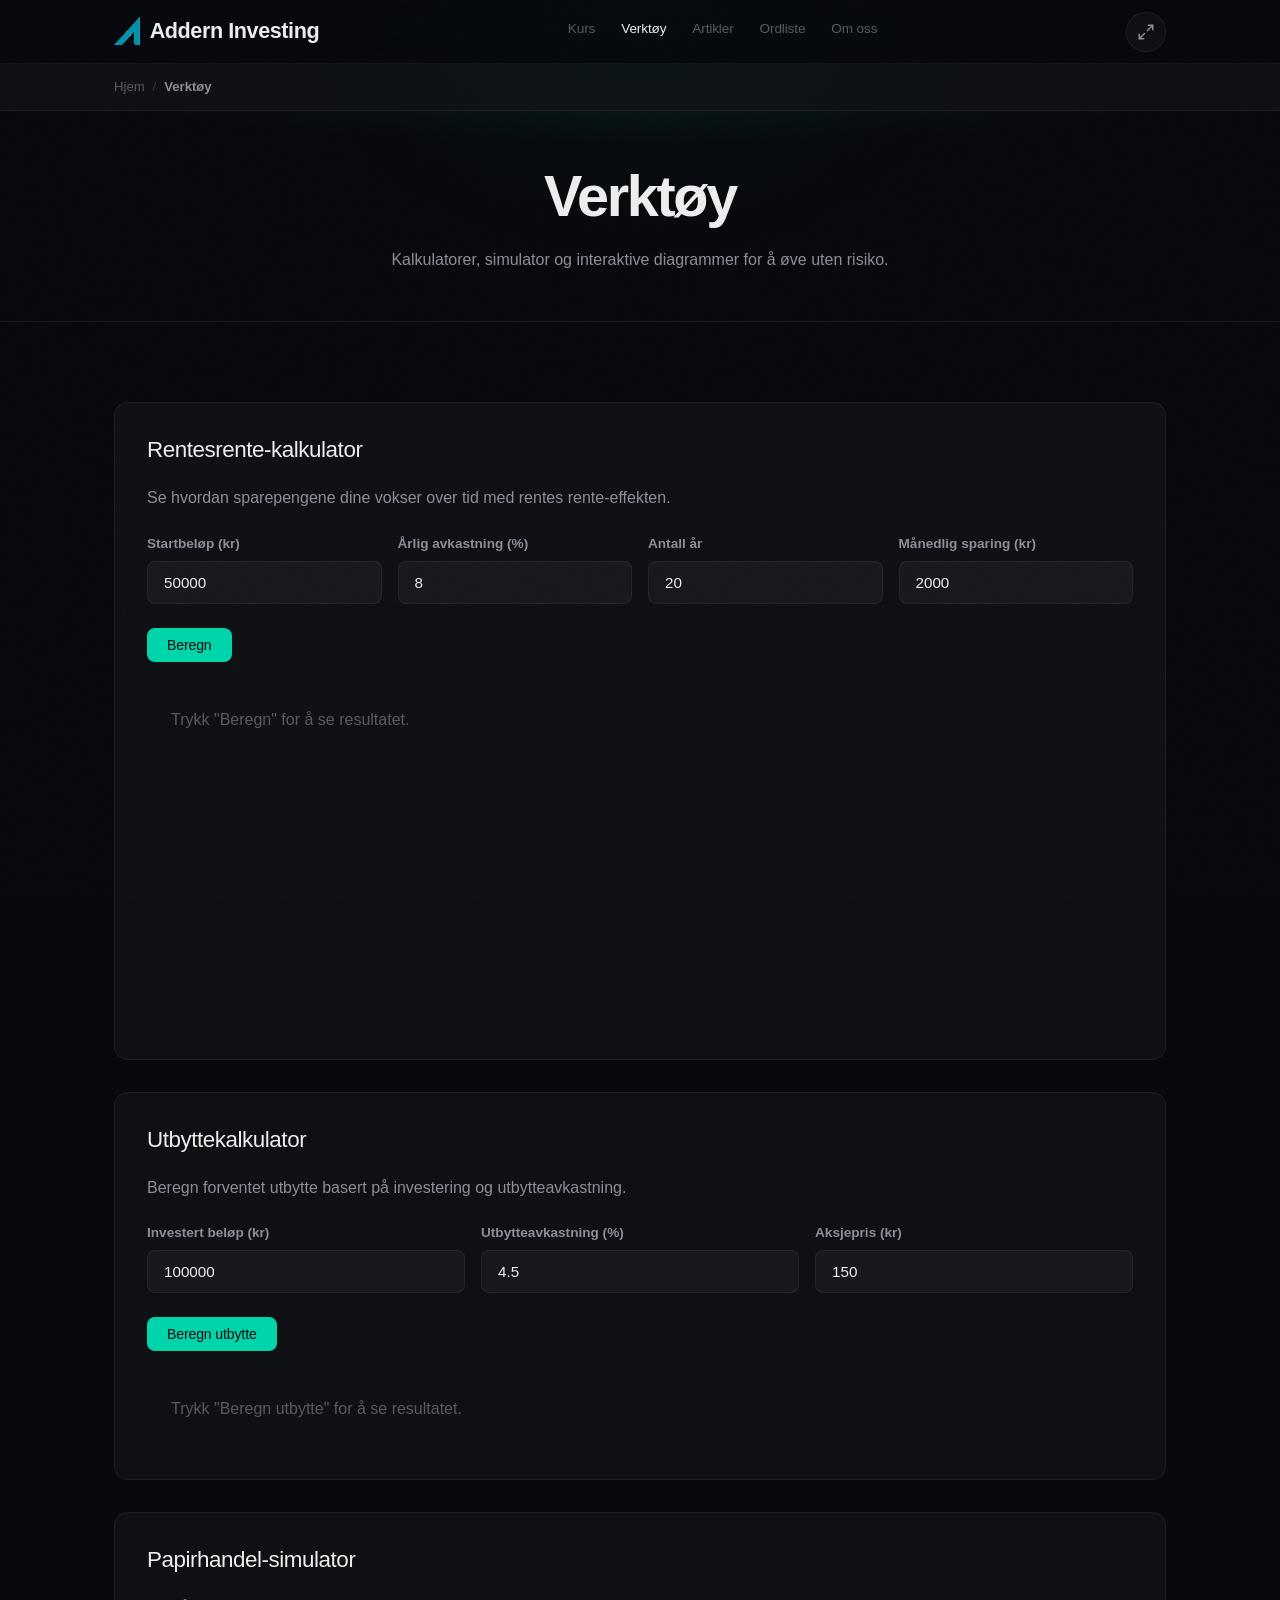
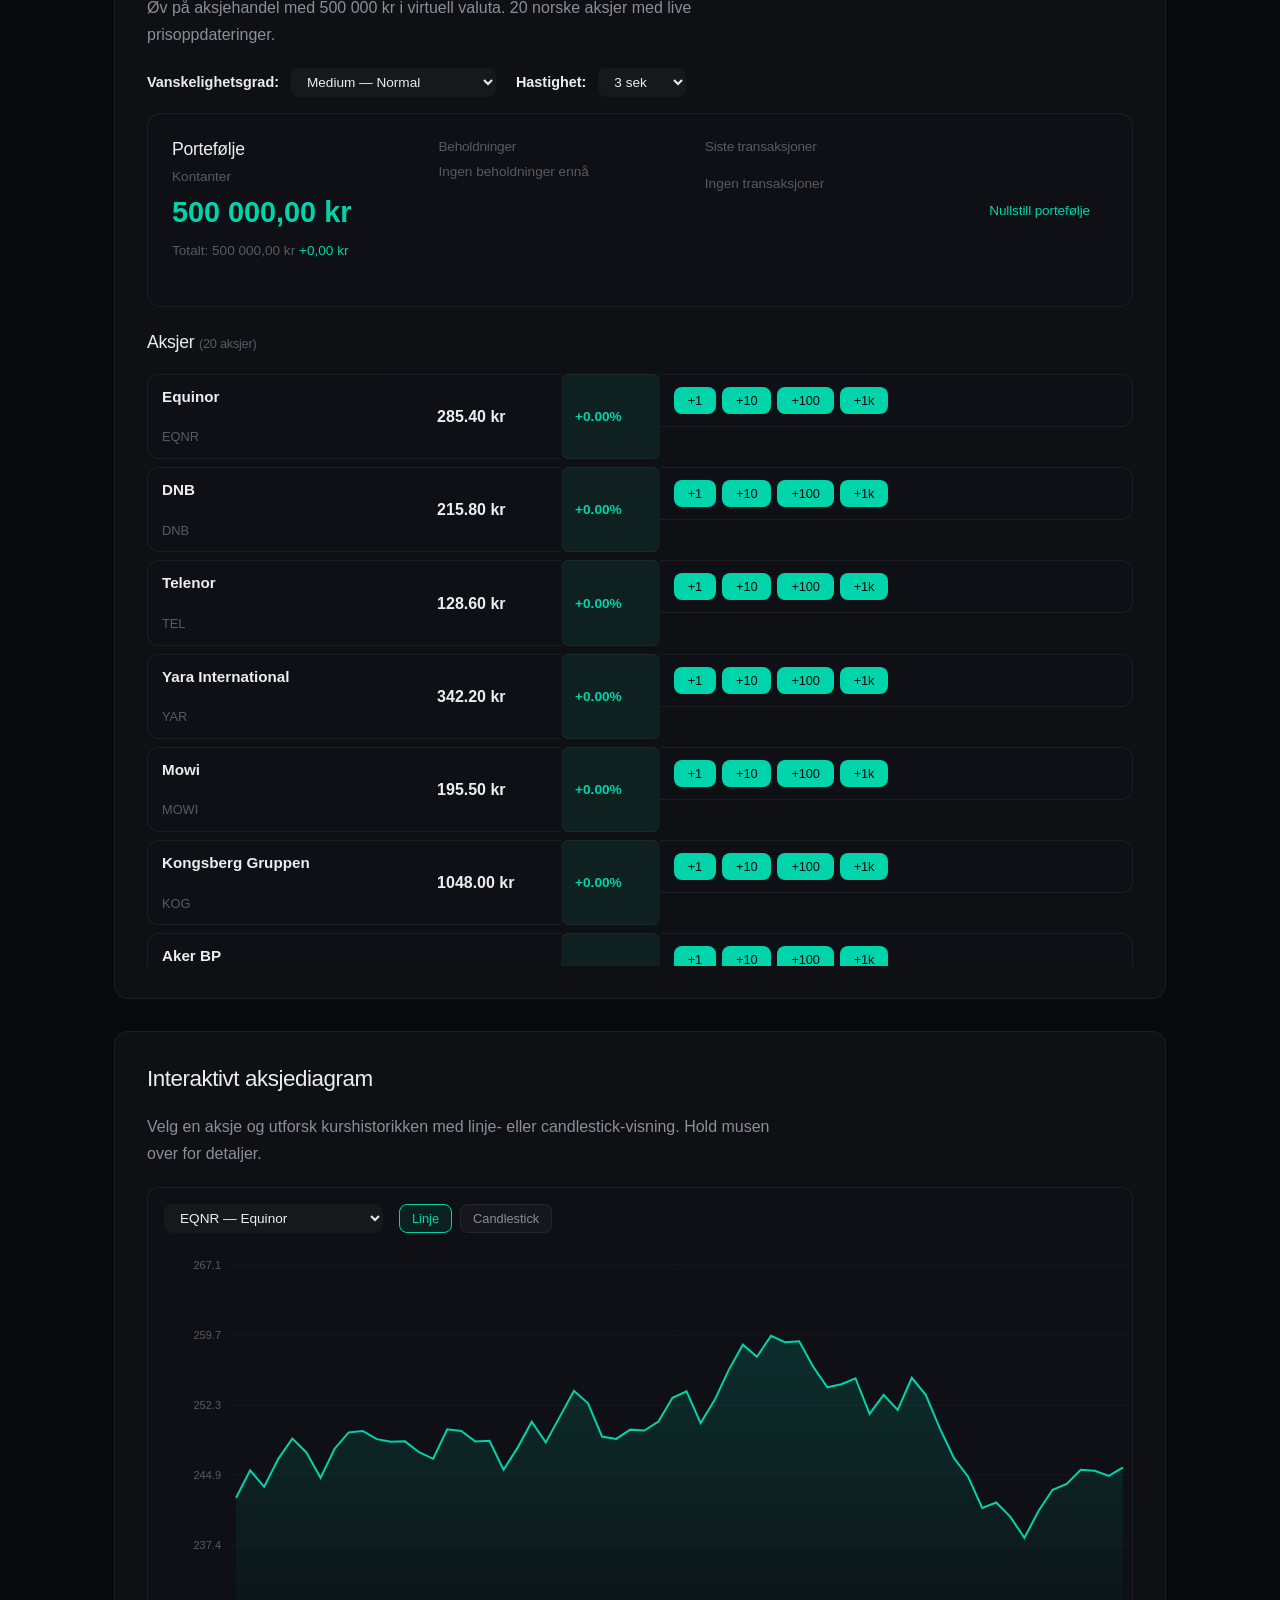
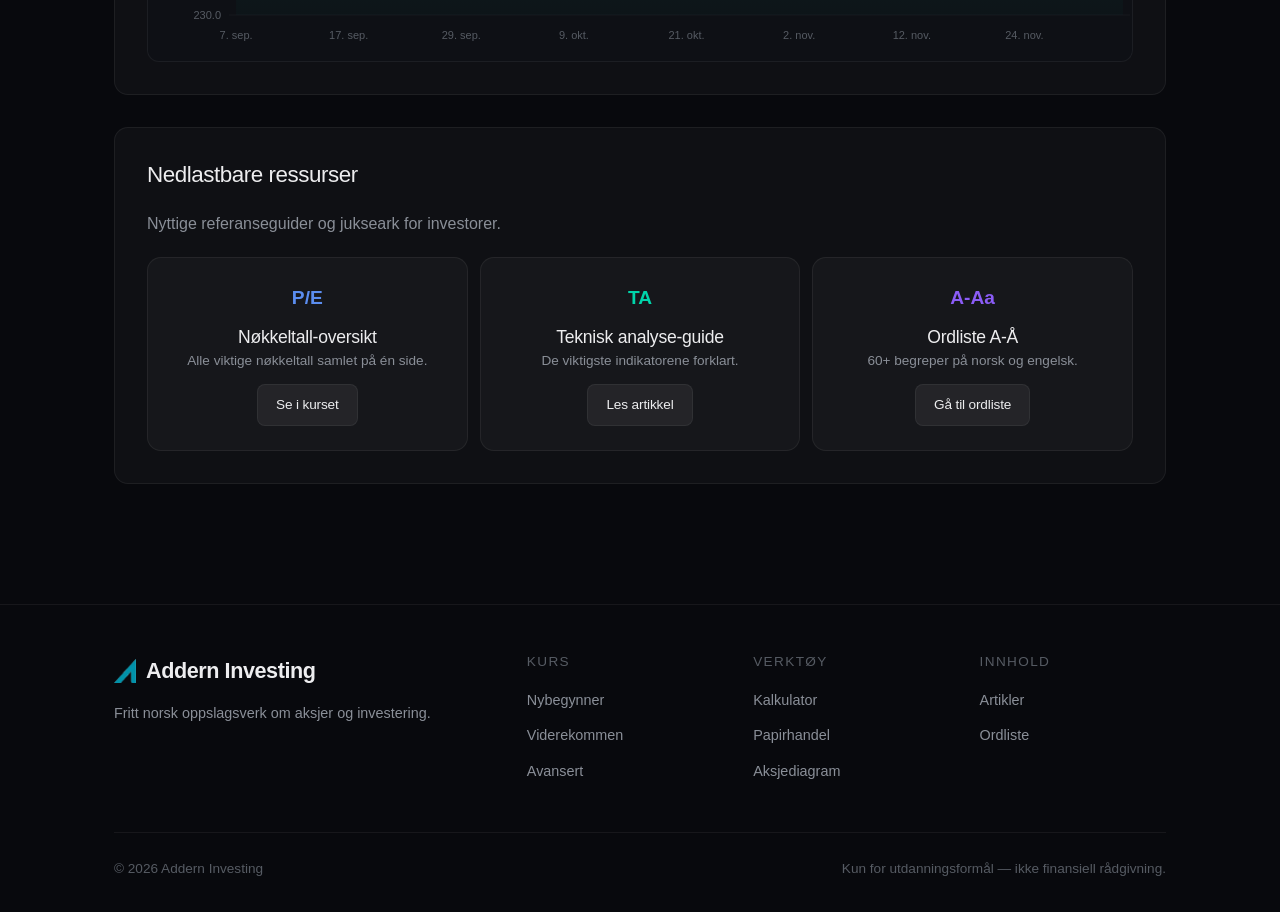
<file: verktoy.html>
<!DOCTYPE html>
<html lang="no" data-theme="dark">
<head>
  <meta charset="UTF-8">
  <meta name="viewport" content="width=device-width, initial-scale=1.0">
  <title>Verktøy — Addern Investing</title>
  <meta name="description" content="Interaktive verktøy for norske investorer: kalkulatorer, papirhandel-simulator og aksjediagrammer.">
  <link rel="stylesheet" href="css/style.css">
  <link rel="icon" href="images/favicon.png" type="image/png">
</head>
<body>

<nav class="nav">
  <div class="nav-inner">
    <a href="index.html" class="nav-logo"><img src="images/logo-icon.png" alt="" class="logo-img"> Addern Investing</a>
    <ul class="nav-links">
      <li><a href="index.html#kurs">Kurs</a></li>
      <li><a href="verktoy.html" class="active">Verktøy</a></li>
      <li><a href="blogg.html">Artikler</a></li>
      <li><a href="ordliste.html">Ordliste</a></li>
      <li><a href="om-oss.html">Om oss</a></li>
    </ul>
    <div class="nav-actions">
      <button class="fullscreen-toggle" aria-label="Fullskjerm"><svg viewBox="0 0 24 24"><polyline points="15 3 21 3 21 9"/><polyline points="9 21 3 21 3 15"/><line x1="21" y1="3" x2="14" y2="10"/><line x1="3" y1="21" x2="10" y2="14"/></svg></button>
      <button class="hamburger" aria-label="Meny" aria-expanded="false"><span></span></button>
    </div>
  </div>
</nav>

<nav class="breadcrumbs">
  <div class="container">
    <ol>
      <li><a href="index.html">Hjem</a></li>
      <li><span class="current">Verktøy</span></li>
    </ol>
  </div>
</nav>

<header class="page-header">
  <div class="container">
    <h1>Verktøy</h1>
    <p>Kalkulatorer, simulator og interaktive diagrammer for å øve uten risiko.</p>
  </div>
</header>

<main class="section">
  <div class="container">
    <div class="tools-grid">

      <!-- Compound Interest Calculator -->
      <div class="tool-section fade-in" id="rentesrente">
        <h3>Rentesrente-kalkulator</h3>
        <p style="margin-bottom:20px;color:var(--text-secondary);">Se hvordan sparepengene dine vokser over tid med rentes rente-effekten.</p>
        <div class="calc-form">
          <div class="form-group">
            <label for="principal">Startbeløp (kr)</label>
            <input type="number" id="principal" value="50000" min="0">
          </div>
          <div class="form-group">
            <label for="rate">Årlig avkastning (%)</label>
            <input type="number" id="rate" value="8" min="0" max="100" step="0.5">
          </div>
          <div class="form-group">
            <label for="years">Antall år</label>
            <input type="number" id="years" value="20" min="1" max="100">
          </div>
          <div class="form-group">
            <label for="monthly">Månedlig sparing (kr)</label>
            <input type="number" id="monthly" value="2000" min="0">
          </div>
        </div>
        <button class="btn btn-primary" id="calcCompound">Beregn</button>
        <div class="calc-result" id="compoundResult" style="margin-top:20px;">
          <p class="text-muted">Trykk "Beregn" for å se resultatet.</p>
        </div>
        <div class="calc-chart-container">
          <canvas id="compoundChart"></canvas>
        </div>
      </div>

      <!-- Dividend Calculator -->
      <div class="tool-section fade-in" id="utbyttekalkulator">
        <h3>Utbyttekalkulator</h3>
        <p style="margin-bottom:20px;color:var(--text-secondary);">Beregn forventet utbytte basert på investering og utbytteavkastning.</p>
        <div class="calc-form">
          <div class="form-group">
            <label for="divInvestment">Investert beløp (kr)</label>
            <input type="number" id="divInvestment" value="100000" min="0">
          </div>
          <div class="form-group">
            <label for="divYield">Utbytteavkastning (%)</label>
            <input type="number" id="divYield" value="4.5" min="0" max="100" step="0.1">
          </div>
          <div class="form-group">
            <label for="divSharePrice">Aksjepris (kr)</label>
            <input type="number" id="divSharePrice" value="150" min="1">
          </div>
        </div>
        <button class="btn btn-primary" id="calcDividend">Beregn utbytte</button>
        <div class="calc-result" id="dividendResult" style="margin-top:20px;">
          <p class="text-muted">Trykk "Beregn utbytte" for å se resultatet.</p>
        </div>
      </div>

      <!-- Paper Trading Simulator -->
      <div class="tool-section fade-in" id="papirhandel">
        <h3>Papirhandel-simulator</h3>
        <p style="margin-bottom:20px;color:var(--text-secondary);">Øv på aksjehandel med 500 000 kr i virtuell valuta. 20 norske aksjer med live prisoppdateringer.</p>

        <div style="margin-bottom:16px;display:flex;align-items:center;gap:12px;flex-wrap:wrap;">
          <label for="difficultySelect" style="font-weight:600;font-size:0.9rem;">Vanskelighetsgrad:</label>
          <select id="difficultySelect" style="padding:6px 12px;border-radius:8px;border:1px solid var(--border);background:var(--bg-card);color:var(--text-primary);font-size:0.85rem;cursor:pointer;">
            <option value="easy">Enkel — Lav volatilitet</option>
            <option value="medium" selected>Medium — Normal</option>
            <option value="hard">Vanskelig — Høy volatilitet</option>
          </select>
          <label for="speedSelect" style="font-weight:600;font-size:0.9rem;margin-left:8px;">Hastighet:</label>
          <select id="speedSelect" style="padding:6px 12px;border-radius:8px;border:1px solid var(--border);background:var(--bg-card);color:var(--text-primary);font-size:0.85rem;cursor:pointer;">
            <option value="500">0.5 sek</option>
            <option value="1000">1 sek</option>
            <option value="2000">2 sek</option>
            <option value="3000" selected>3 sek</option>
            <option value="5000">5 sek</option>
            <option value="10000">10 sek</option>
          </select>
        </div>

        <div class="trading-container">
          <div class="portfolio-panel" style="display:grid;grid-template-columns:1fr 1fr 1fr auto;gap:16px;align-items:start;overflow:hidden;">
            <div>
              <h4 style="margin-bottom:4px;">Portefølje</h4>
              <div class="balance-display">100 000,00 kr</div>
            </div>
            <div>
              <h4 style="font-size:0.85rem;color:var(--text-muted);margin-bottom:4px;">Beholdninger</h4>
              <div class="holdings-list">
                <p class="text-muted" style="font-size:0.85rem;">Ingen beholdninger ennå</p>
              </div>
            </div>
            <div>
              <h4 style="font-size:0.85rem;color:var(--text-muted);margin-bottom:4px;">Siste transaksjoner</h4>
              <div class="history-list">
                <p class="text-muted" style="font-size:0.85rem;">Ingen transaksjoner</p>
              </div>
            </div>
            <button class="btn btn-ghost btn-sm" onclick="resetTrading()" style="align-self:center;">Nullstill portefølje</button>
          </div>
          <div>
            <h4 style="margin-bottom:12px;">Aksjer <span style="font-size:0.8rem;color:var(--text-muted);font-weight:400;">(20 aksjer)</span></h4>
            <div class="stock-list" style="max-height:600px;overflow-y:auto;">
              <!-- Rendered by JS -->
            </div>
          </div>
        </div>
      </div>

      <!-- Trade Modal -->
      <div class="modal-overlay">
        <div class="modal" id="tradeModal">
          <h3 id="tradeType">Kjøp</h3>
          <p id="tradeStock" style="color:var(--text-secondary);margin-bottom:4px;"></p>
          <p style="margin-bottom:16px;">Pris: <strong id="tradePrice"></strong></p>
          <div class="form-group">
            <label for="tradeQty">Antall aksjer</label>
            <input type="number" id="tradeQty" value="1" min="1">
          </div>
          <div id="quickQtyBtns" style="display:flex;gap:6px;margin-top:8px;flex-wrap:wrap;"></div>
          <p style="margin-top:8px;font-size:0.9rem;">Total: <strong id="tradeTotal">0 kr</strong></p>
          <div class="modal-actions">
            <button class="btn btn-primary" id="confirmTrade">Bekreft</button>
            <button class="btn btn-secondary" id="cancelTrade">Avbryt</button>
          </div>
        </div>
      </div>

      <!-- Interactive Chart -->
      <div class="tool-section fade-in" id="aksjekart">
        <h3>Interaktivt aksjediagram</h3>
        <p style="margin-bottom:20px;color:var(--text-secondary);">Velg en aksje og utforsk kurshistorikken med linje- eller candlestick-visning. Hold musen over for detaljer.</p>
        <div class="chart-container">
          <div class="chart-controls">
            <button data-action="line" class="active">Linje</button>
            <button data-action="candlestick">Candlestick</button>
          </div>
          <canvas id="stockChart" class="chart-canvas"></canvas>
          <div class="chart-tooltip"></div>
        </div>
      </div>

      <!-- Downloadable Resources -->
      <div class="tool-section fade-in" id="ressurser">
        <h3>Nedlastbare ressurser</h3>
        <p style="margin-bottom:20px;color:var(--text-secondary);">Nyttige referanseguider og jukseark for investorer.</p>
        <div class="features-grid" style="gap:12px;">
          <div class="card" style="text-align:center;padding:24px;">
            <div style="font-size:1.2rem;font-weight:800;margin-bottom:12px;color:var(--accent-blue);">P/E</div>
            <h4>Nøkkeltall-oversikt</h4>
            <p style="font-size:0.85rem;margin-bottom:12px;">Alle viktige nøkkeltall samlet på én side.</p>
            <a href="kurs/viderekommen.html" class="btn btn-secondary btn-sm">Se i kurset</a>
          </div>
          <div class="card" style="text-align:center;padding:24px;">
            <div style="font-size:1.2rem;font-weight:800;margin-bottom:12px;color:var(--accent-green);">TA</div>
            <h4>Teknisk analyse-guide</h4>
            <p style="font-size:0.85rem;margin-bottom:12px;">De viktigste indikatorene forklart.</p>
            <a href="blogg.html#indikatorer" class="btn btn-secondary btn-sm">Les artikkel</a>
          </div>
          <div class="card" style="text-align:center;padding:24px;">
            <div style="font-size:1.2rem;font-weight:800;margin-bottom:12px;color:var(--accent-purple);">A-Aa</div>
            <h4>Ordliste A-Å</h4>
            <p style="font-size:0.85rem;margin-bottom:12px;">60+ begreper på norsk og engelsk.</p>
            <a href="ordliste.html" class="btn btn-secondary btn-sm">Gå til ordliste</a>
          </div>
        </div>
      </div>

    </div>
  </div>
</main>

<footer class="footer">
  <div class="container">
    <div class="footer-grid">
      <div class="footer-brand">
        <div class="nav-logo"><img src="images/logo-icon.png" alt="" class="logo-img"> Addern Investing</div>
        <p>Fritt norsk oppslagsverk om aksjer og investering.</p>
      </div>
      <div class="footer-col">
        <h4>Kurs</h4>
        <ul>
          <li><a href="kurs/nybegynner.html">Nybegynner</a></li>
          <li><a href="kurs/viderekommen.html">Viderekommen</a></li>
          <li><a href="kurs/avansert.html">Avansert</a></li>
        </ul>
      </div>
      <div class="footer-col">
        <h4>Verktøy</h4>
        <ul>
          <li><a href="verktoy.html#rentesrente">Kalkulator</a></li>
          <li><a href="verktoy.html#papirhandel">Papirhandel</a></li>
          <li><a href="verktoy.html#aksjekart">Aksjediagram</a></li>
        </ul>
      </div>
      <div class="footer-col">
        <h4>Innhold</h4>
        <ul>
          <li><a href="blogg.html">Artikler</a></li>
          <li><a href="ordliste.html">Ordliste</a></li>
        </ul>
      </div>
    </div>
    <div class="footer-bottom">
      <span>&copy; 2026 Addern Investing</span>
      <span>Kun for utdanningsformål — ikke finansiell rådgivning.</span>
    </div>
  </div>
</footer>

<script src="js/main.js"></script>
</body>
</html>
</file>
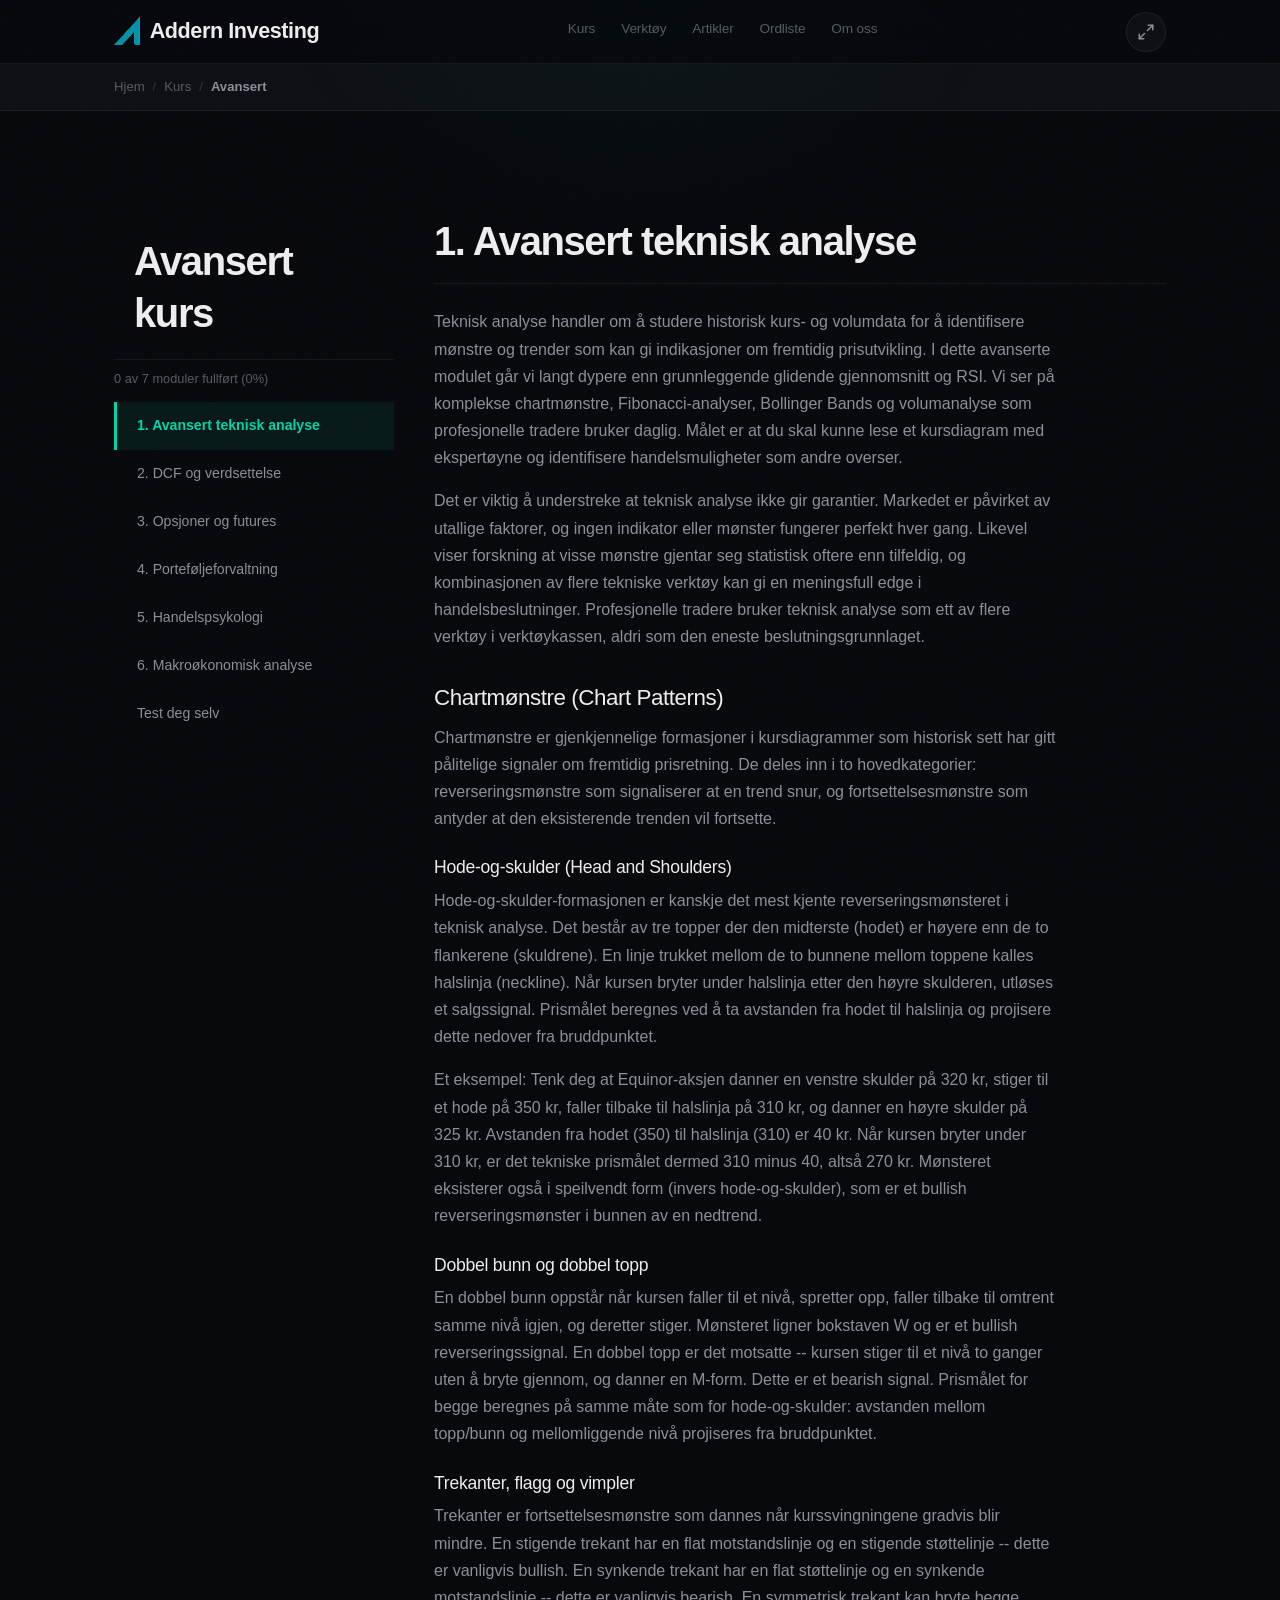
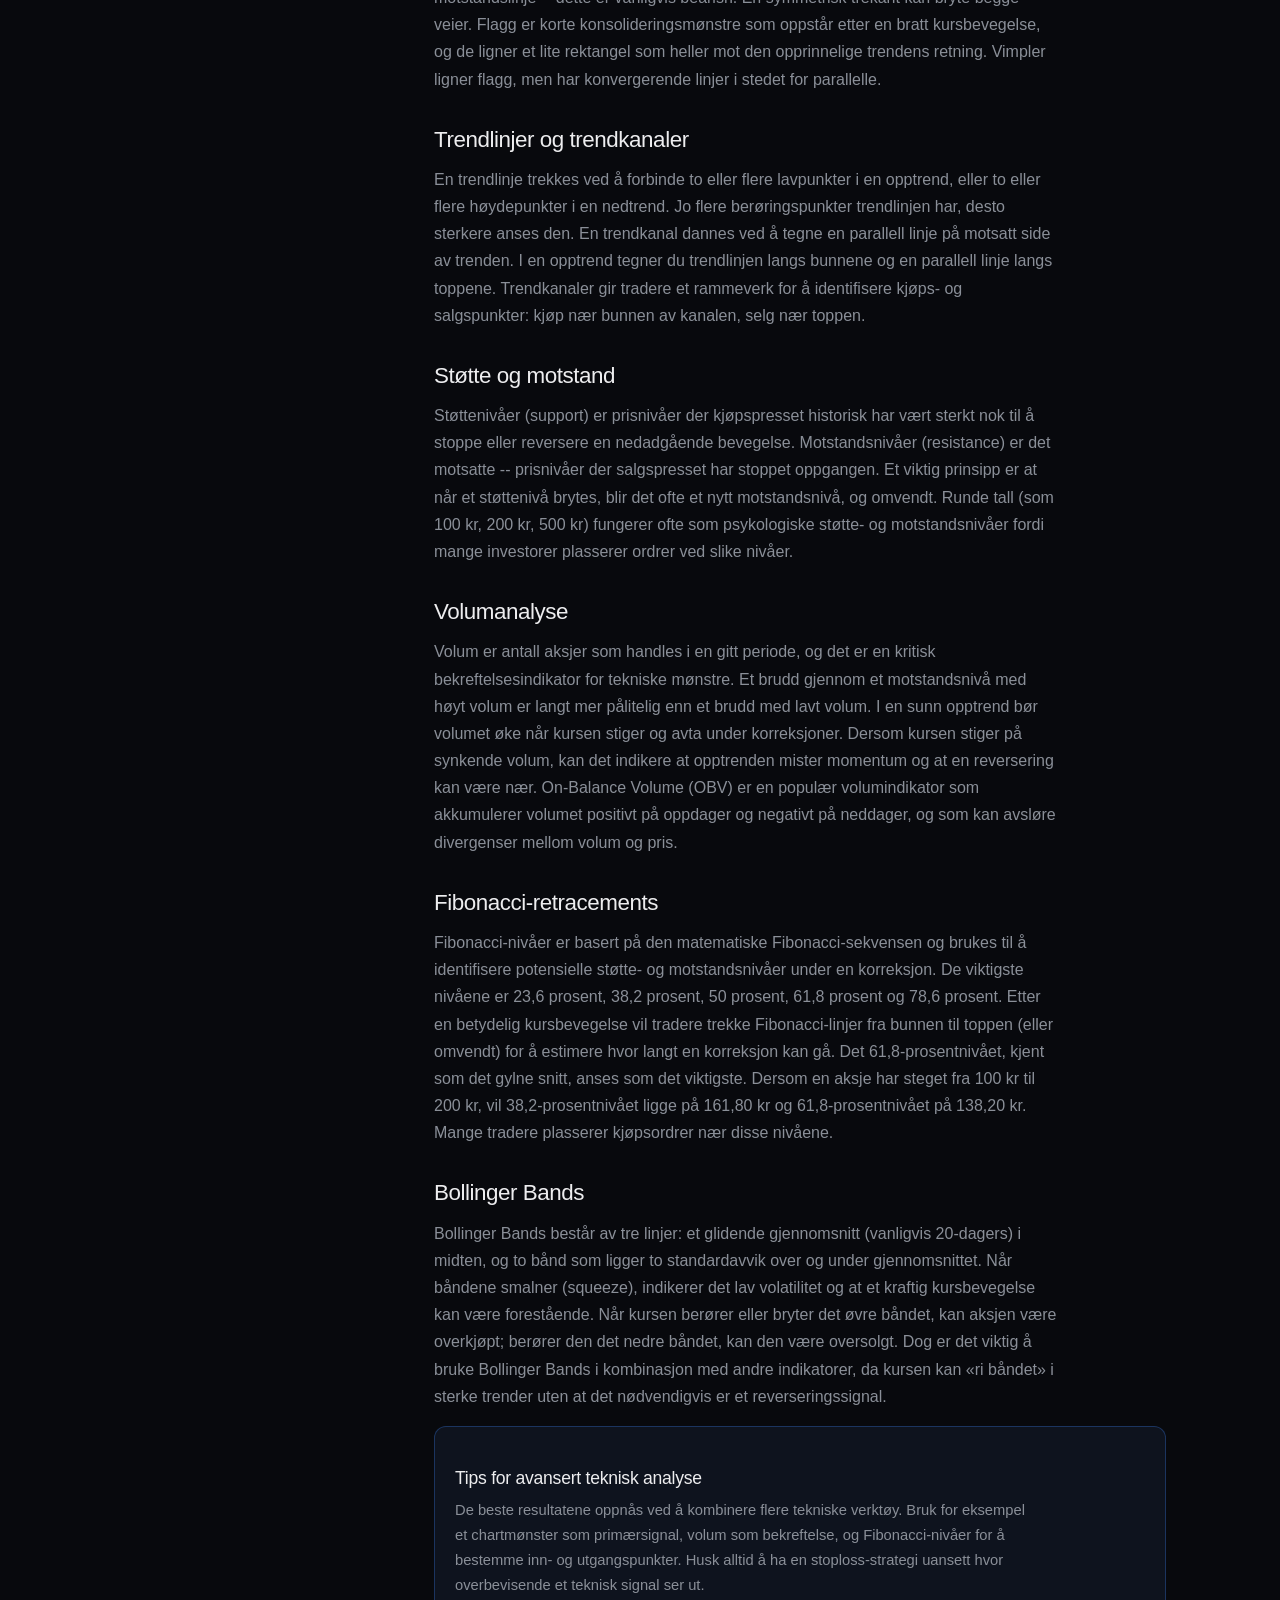
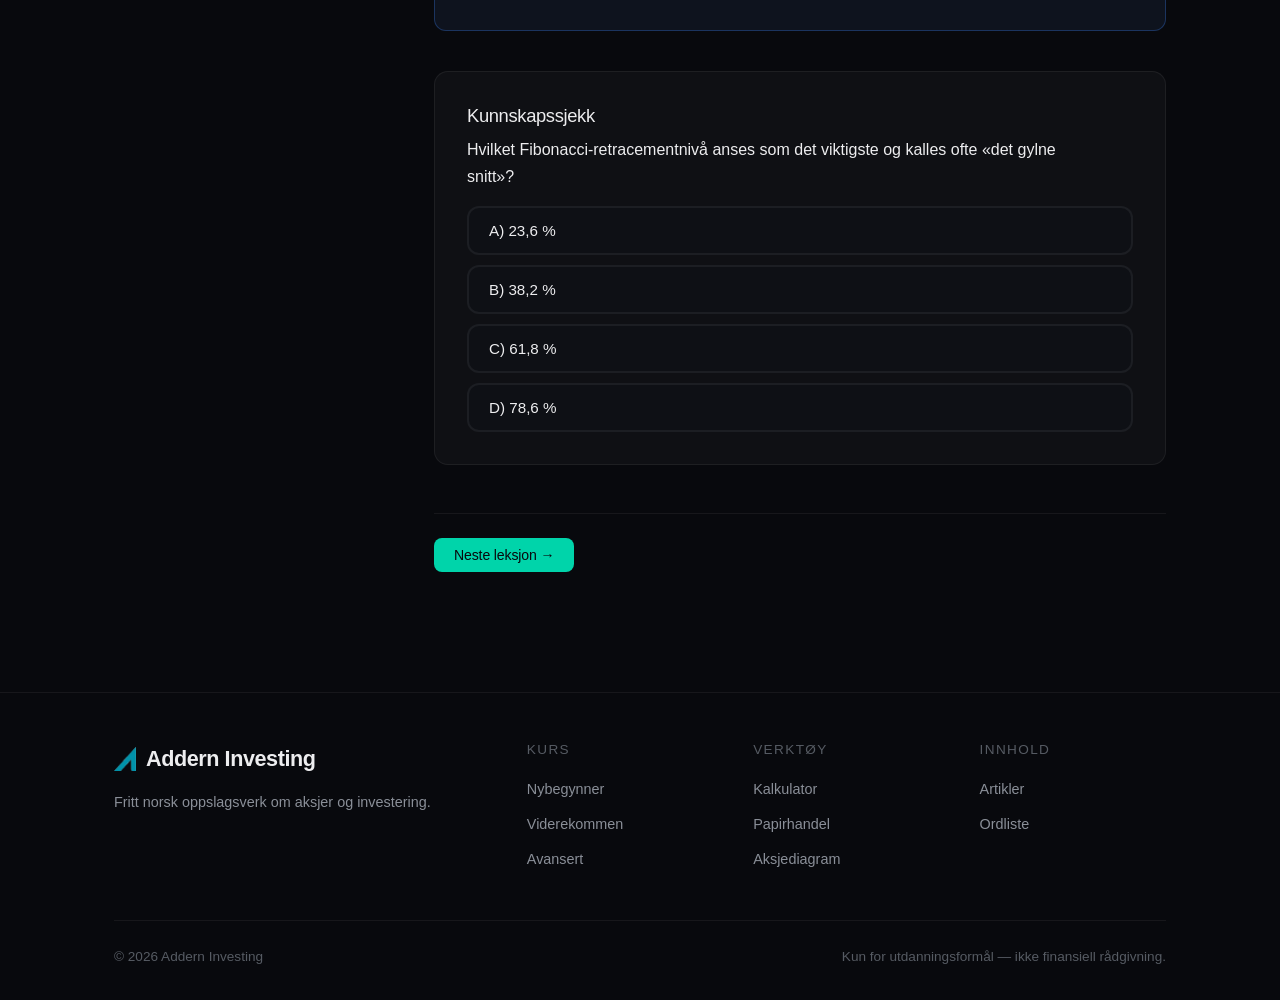
<file: kurs/avansert.html>
<!DOCTYPE html>
<html lang="no" data-theme="dark">
<head>
  <meta charset="UTF-8">
  <meta name="viewport" content="width=device-width, initial-scale=1.0">
  <title>Avansert kurs — Addern Investing</title>
  <meta name="description" content="Avansert kurs i aksjer og investering. Lær teknisk analyse, DCF-verdsettelse, opsjoner, porteføljeforvaltning, handelspsykologi og makroøkonomisk analyse.">
  <link rel="stylesheet" href="../css/style.css">
  <link rel="icon" href="../images/favicon.png" type="image/png">
</head>
<body data-course="avansert">

<!-- Navigation -->
<nav class="nav">
  <div class="nav-inner">
    <a href="../index.html" class="nav-logo"><img src="../images/logo-icon.png" alt="" class="logo-img"> Addern Investing</a>
    <ul class="nav-links">
      <li><a href="../index.html#kurs">Kurs</a></li>
      <li><a href="../verktoy.html">Verktøy</a></li>
      <li><a href="../blogg.html">Artikler</a></li>
      <li><a href="../ordliste.html">Ordliste</a></li>
      <li><a href="../om-oss.html">Om oss</a></li>
    </ul>
    <div class="nav-actions">
      <button class="fullscreen-toggle" aria-label="Fullskjerm"><svg viewBox="0 0 24 24"><polyline points="15 3 21 3 21 9"/><polyline points="9 21 3 21 3 15"/><line x1="21" y1="3" x2="14" y2="10"/><line x1="3" y1="21" x2="10" y2="14"/></svg></button>
      <button class="hamburger" aria-label="Meny" aria-expanded="false"><span></span></button>
    </div>
  </div>
</nav>

<nav class="breadcrumbs">
  <div class="container">
    <ol>
      <li><a href="../index.html">Hjem</a></li>
      <li><a href="../index.html#laeringssti">Kurs</a></li>
      <li><span class="current">Avansert</span></li>
    </ol>
  </div>
</nav>

<!-- Course Layout -->
<div class="course-layout">
  <div class="container">

    <!-- Sidebar -->
    <aside class="course-sidebar">
      <button class="sidebar-toggle" aria-label="Vis/skjul sidemeny">Moduler</button>
      <div class="sidebar-header">
        <h2>Avansert kurs</h2>
      </div>
      <div class="sidebar-progress">
        <span class="progress-text">0 av 7 fullført</span>
        <div class="progress-bar"><div class="fill" style="width:0%"></div></div>
      </div>
      <nav class="sidebar-nav">
        <a href="#modul-1" class="sidebar-link" data-module="0">1. Avansert teknisk analyse</a>
        <a href="#modul-2" class="sidebar-link" data-module="1">2. DCF og verdsettelse</a>
        <a href="#modul-3" class="sidebar-link" data-module="2">3. Opsjoner og futures</a>
        <a href="#modul-4" class="sidebar-link" data-module="3">4. Porteføljeforvaltning</a>
        <a href="#modul-5" class="sidebar-link" data-module="4">5. Handelspsykologi</a>
        <a href="#modul-6" class="sidebar-link" data-module="5">6. Makroøkonomisk analyse</a>
        <a href="#test-deg-selv" class="sidebar-link" data-module="6">Test deg selv</a>
      </nav>
    </aside>

    <!-- Course Content -->
    <main class="course-content">

      <!-- Modul 1: Avansert teknisk analyse -->
      <div class="module-section" id="modul-1">
        <h2>1. Avansert teknisk analyse</h2>

        <p>Teknisk analyse handler om å studere historisk kurs- og volumdata for å identifisere mønstre og trender som kan gi indikasjoner om fremtidig prisutvikling. I dette avanserte modulet går vi langt dypere enn grunnleggende glidende gjennomsnitt og RSI. Vi ser på komplekse chartmønstre, Fibonacci-analyser, Bollinger Bands og volumanalyse som profesjonelle tradere bruker daglig. Målet er at du skal kunne lese et kursdiagram med ekspertøyne og identifisere handelsmuligheter som andre overser.</p>

        <p>Det er viktig å understreke at teknisk analyse ikke gir garantier. Markedet er påvirket av utallige faktorer, og ingen indikator eller mønster fungerer perfekt hver gang. Likevel viser forskning at visse mønstre gjentar seg statistisk oftere enn tilfeldig, og kombinasjonen av flere tekniske verktøy kan gi en meningsfull edge i handelsbeslutninger. Profesjonelle tradere bruker teknisk analyse som ett av flere verktøy i verktøykassen, aldri som den eneste beslutningsgrunnlaget.</p>

        <h3>Chartmønstre (Chart Patterns)</h3>

        <p>Chartmønstre er gjenkjennelige formasjoner i kursdiagrammer som historisk sett har gitt pålitelige signaler om fremtidig prisretning. De deles inn i to hovedkategorier: reverseringsmønstre som signaliserer at en trend snur, og fortsettelsesmønstre som antyder at den eksisterende trenden vil fortsette.</p>

        <h4>Hode-og-skulder (Head and Shoulders)</h4>

        <p>Hode-og-skulder-formasjonen er kanskje det mest kjente reverseringsmønsteret i teknisk analyse. Det består av tre topper der den midterste (hodet) er høyere enn de to flankerene (skuldrene). En linje trukket mellom de to bunnene mellom toppene kalles halslinja (neckline). Når kursen bryter under halslinja etter den høyre skulderen, utløses et salgssignal. Prismålet beregnes ved å ta avstanden fra hodet til halslinja og projisere dette nedover fra bruddpunktet.</p>

        <p>Et eksempel: Tenk deg at Equinor-aksjen danner en venstre skulder på 320 kr, stiger til et hode på 350 kr, faller tilbake til halslinja på 310 kr, og danner en høyre skulder på 325 kr. Avstanden fra hodet (350) til halslinja (310) er 40 kr. Når kursen bryter under 310 kr, er det tekniske prismålet dermed 310 minus 40, altså 270 kr. Mønsteret eksisterer også i speilvendt form (invers hode-og-skulder), som er et bullish reverseringsmønster i bunnen av en nedtrend.</p>

        <h4>Dobbel bunn og dobbel topp</h4>

        <p>En dobbel bunn oppstår når kursen faller til et nivå, spretter opp, faller tilbake til omtrent samme nivå igjen, og deretter stiger. Mønsteret ligner bokstaven W og er et bullish reverseringssignal. En dobbel topp er det motsatte -- kursen stiger til et nivå to ganger uten å bryte gjennom, og danner en M-form. Dette er et bearish signal. Prismålet for begge beregnes på samme måte som for hode-og-skulder: avstanden mellom topp/bunn og mellomliggende nivå projiseres fra bruddpunktet.</p>

        <h4>Trekanter, flagg og vimpler</h4>

        <p>Trekanter er fortsettelsesmønstre som dannes når kurssvingningene gradvis blir mindre. En stigende trekant har en flat motstandslinje og en stigende støttelinje -- dette er vanligvis bullish. En synkende trekant har en flat støttelinje og en synkende motstandslinje -- dette er vanligvis bearish. En symmetrisk trekant kan bryte begge veier. Flagg er korte konsolideringsmønstre som oppstår etter en bratt kursbevegelse, og de ligner et lite rektangel som heller mot den opprinnelige trendens retning. Vimpler ligner flagg, men har konvergerende linjer i stedet for parallelle.</p>

        <h3>Trendlinjer og trendkanaler</h3>

        <p>En trendlinje trekkes ved å forbinde to eller flere lavpunkter i en opptrend, eller to eller flere høydepunkter i en nedtrend. Jo flere berøringspunkter trendlinjen har, desto sterkere anses den. En trendkanal dannes ved å tegne en parallell linje på motsatt side av trenden. I en opptrend tegner du trendlinjen langs bunnene og en parallell linje langs toppene. Trendkanaler gir tradere et rammeverk for å identifisere kjøps- og salgspunkter: kjøp nær bunnen av kanalen, selg nær toppen.</p>

        <h3>Støtte og motstand</h3>

        <p>Støttenivåer (support) er prisnivåer der kjøpspresset historisk har vært sterkt nok til å stoppe eller reversere en nedadgående bevegelse. Motstandsnivåer (resistance) er det motsatte -- prisnivåer der salgspresset har stoppet oppgangen. Et viktig prinsipp er at når et støttenivå brytes, blir det ofte et nytt motstandsnivå, og omvendt. Runde tall (som 100 kr, 200 kr, 500 kr) fungerer ofte som psykologiske støtte- og motstandsnivåer fordi mange investorer plasserer ordrer ved slike nivåer.</p>

        <h3>Volumanalyse</h3>

        <p>Volum er antall aksjer som handles i en gitt periode, og det er en kritisk bekreftelsesindikator for tekniske mønstre. Et brudd gjennom et motstandsnivå med høyt volum er langt mer pålitelig enn et brudd med lavt volum. I en sunn opptrend bør volumet øke når kursen stiger og avta under korreksjoner. Dersom kursen stiger på synkende volum, kan det indikere at opptrenden mister momentum og at en reversering kan være nær. On-Balance Volume (OBV) er en populær volumindikator som akkumulerer volumet positivt på oppdager og negativt på neddager, og som kan avsløre divergenser mellom volum og pris.</p>

        <h3>Fibonacci-retracements</h3>

        <p>Fibonacci-nivåer er basert på den matematiske Fibonacci-sekvensen og brukes til å identifisere potensielle støtte- og motstandsnivåer under en korreksjon. De viktigste nivåene er 23,6 prosent, 38,2 prosent, 50 prosent, 61,8 prosent og 78,6 prosent. Etter en betydelig kursbevegelse vil tradere trekke Fibonacci-linjer fra bunnen til toppen (eller omvendt) for å estimere hvor langt en korreksjon kan gå. Det 61,8-prosentnivået, kjent som det gylne snitt, anses som det viktigste. Dersom en aksje har steget fra 100 kr til 200 kr, vil 38,2-prosentnivået ligge på 161,80 kr og 61,8-prosentnivået på 138,20 kr. Mange tradere plasserer kjøpsordrer nær disse nivåene.</p>

        <h3>Bollinger Bands</h3>

        <p>Bollinger Bands består av tre linjer: et glidende gjennomsnitt (vanligvis 20-dagers) i midten, og to bånd som ligger to standardavvik over og under gjennomsnittet. Når båndene smalner (squeeze), indikerer det lav volatilitet og at et kraftig kursbevegelse kan være forestående. Når kursen berører eller bryter det øvre båndet, kan aksjen være overkjøpt; berører den det nedre båndet, kan den være oversolgt. Dog er det viktig å bruke Bollinger Bands i kombinasjon med andre indikatorer, da kursen kan «ri båndet» i sterke trender uten at det nødvendigvis er et reverseringssignal.</p>

        <div class="info-box">
          <h4>Tips for avansert teknisk analyse</h4>
          <p>De beste resultatene oppnås ved å kombinere flere tekniske verktøy. Bruk for eksempel et chartmønster som primærsignal, volum som bekreftelse, og Fibonacci-nivåer for å bestemme inn- og utgangspunkter. Husk alltid å ha en stoploss-strategi uansett hvor overbevisende et teknisk signal ser ut.</p>
        </div>

        <div class="quiz-container" data-correct="c" data-module="0" data-explanation="Fibonacci 61,8 %-nivået, også kalt det gylne snitt, anses som det viktigste Fibonacci-retracementnivået i teknisk analyse og er det nivået tradere følger tettest under korreksjoner.">
          <h3>Kunnskapssjekk</h3>
          <p class="quiz-question">Hvilket Fibonacci-retracementnivå anses som det viktigste og kalles ofte «det gylne snitt»?</p>
          <div class="quiz-options">
            <button class="quiz-option" data-answer="a">A) 23,6 %</button>
            <button class="quiz-option" data-answer="b">B) 38,2 %</button>
            <button class="quiz-option" data-answer="c">C) 61,8 %</button>
            <button class="quiz-option" data-answer="d">D) 78,6 %</button>
          </div>
          <div class="quiz-feedback"></div>
        </div>

        <div class="module-nav">
          <button class="btn btn-primary" data-module-nav="1">Neste leksjon →</button>
        </div>
      </div>

      <!-- Modul 2: Fundamental analyse: DCF og verdsettelse -->
      <div class="module-section" id="modul-2">
        <h2>2. Fundamental analyse: DCF og verdsettelse</h2>

        <p>Mens teknisk analyse fokuserer på kursgrafer og historiske mønstre, handler fundamental analyse om å beregne den underliggende verdien av et selskap basert på dets finansielle data, vekstutsikter og konkurranseposisjon. Den mest sofistikerte formen for fundamental verdsettelse er Discounted Cash Flow-modellen (DCF), som beregner nåverdien av alle fremtidige kontantstrømmer et selskap forventes å generere. DCF-analyse er kjernearbeidet for analytikere i investeringsbanker, hedgefond og kapitalforvaltning over hele verden.</p>

        <p>Grunntanken bak DCF er enkel og intuitiv: en krone i dag er verdt mer enn en krone om ett år, fordi du kan investere kronen i dag og få avkastning. Derfor må fremtidige kontantstrømmer «diskonteres» tilbake til nåverdi ved å bruke en diskonteringsrente som reflekterer alternativkostnaden og risikoen forbundet med investeringen. Summen av alle disse diskonterte kontantstrømmene gir deg selskapets beregnede verdi.</p>

        <h3>DCF-modellen steg for steg</h3>

        <p>DCF-modellen kan deles inn i fire hovedsteg. Først estimerer du selskapets frie kontantstrømmer (Free Cash Flow, FCF) for de neste fem til ti årene. Frie kontantstrømmer er driftsresultat etter skatt, pluss avskrivninger, minus investeringer i anleggsmidler og endringer i arbeidskapital. For det andre beregner du en terminalverdi som fanger opp all verdi utover prognoseperioden. For det tredje diskonterer du alle kontantstrømmene og terminalverdien tilbake til dagens verdi ved å bruke WACC. For det fjerde summerer du nåverdiene for å finne selskapets totale verdi, og deler på antall utestående aksjer for å finne verdien per aksje.</p>

        <h3>WACC -- Vektet gjennomsnittlig kapitalkostnad</h3>

        <p>WACC (Weighted Average Cost of Capital) er diskonteringsrenten som brukes i DCF-modellen. Den representerer den gjennomsnittlige avkastningen investorene krever for å finansiere selskapet, vektet etter andelen egenkapital og gjeld. Formelen kan uttrykkes slik: WACC er lik andelen egenkapital multiplisert med egenkapitalkostnaden, pluss andelen gjeld multiplisert med gjeldskostnaden etter skatt.</p>

        <p>Egenkapitalkostnaden estimeres vanligvis ved hjelp av Capital Asset Pricing Model (CAPM): risikofri rente pluss beta multiplisert med markedets risikopremie. For norske aksjer kan du bruke norsk 10-årig statsobligasjonsrente som risikofri rente (typisk rundt 3-4 prosent), en markedsrisikopremie på rundt 5-6 prosent, og en beta som reflekterer aksjens volatilitet sammenlignet med markedet. Et selskap som Equinor, med beta rundt 1,0, vil da ha en egenkapitalkostnad på omtrent 8-10 prosent. Et mer volatilt selskap som Nel vil ha høyere beta og dermed høyere egenkapitalkostnad.</p>

        <h3>Terminalverdi</h3>

        <p>Terminalverdien representerer alle kontantstrømmene etter den eksplisitte prognoseperioden, og den utgjør ofte 60-80 prosent av den totale DCF-verdien. Det finnes to hovedmetoder for å beregne terminalverdi. Gordon Growth Model antar at kontantstrømmene vokser i evig tid med en konstant rate: terminalverdi er lik siste års kontantstrøm multiplisert med (1 pluss vekstrate), delt på (WACC minus vekstrate). Den evige vekstraten bør ikke overstige den forventede langsiktige veksten i BNP, typisk 2-3 prosent. Den andre metoden er Exit Multiple, der du bruker et bransjerelevant multiplum (som EV/EBITDA) på siste års estimat.</p>

        <h3>Praktisk eksempel: Verdsettelse av et norsk selskap</h3>

        <p>La oss se på et forenklet eksempel med et norsk teknologiselskap. Anta at selskapet har frie kontantstrømmer på 500 millioner kroner i år, og at vi forventer 12 prosent vekst de neste fem årene, deretter 3 prosent evig vekst. Med en WACC på 9 prosent blir de projiserte kontantstrømmene: år 1 = 560 MNOK, år 2 = 627 MNOK, år 3 = 702 MNOK, år 4 = 787 MNOK, og år 5 = 881 MNOK. Nåverdien av disse fem årenes kontantstrømmer (diskontert med 9 prosent) blir omtrent 2 786 MNOK. Terminalverdien ved slutten av år 5 beregnes som 881 ganger 1,03, delt på (0,09 minus 0,03), som gir 15 114 MNOK. Diskontert tilbake til i dag blir dette 9 824 MNOK. Total selskapsverdi er dermed rundt 12 610 MNOK. Med 100 millioner utestående aksjer gir dette en verdi per aksje på 126,10 kr.</p>

        <h3>Innebygd verdi versus markedspris</h3>

        <p>Når du har beregnet den indre verdien (intrinsic value) gjennom DCF-modellen, sammenligner du denne med gjeldende markedspris. Dersom markedsprisen er lavere enn din beregnede verdi, kan aksjen være undervurdert og representere en kjøpsmulighet. Er markedsprisen høyere, kan aksjen være overvurdert. Warren Buffett er den mest kjente tilhengeren av denne tilnærmingen, og hans filosofi er å kjøpe kvalitetsselskaper til en pris som gir en god «margin of safety».</p>

        <h3>Komparativ verdsettelse (multippelanalyse)</h3>

        <p>Et supplement til DCF er komparativ verdsettelse, der du sammenligner selskapets verdsettelsesmultipler med lignende selskaper. De vanligste multiplene er P/E (pris/fortjeneste), EV/EBITDA (selskapsverdi/driftsresultat før avskrivninger), og P/B (pris/bokverdi). Dersom et selskap handler til P/E 12 mens sammenlignbare selskaper handler til P/E 18, kan det indikere undervurdering -- forutsatt at selskapene virkelig er sammenlignbare i kvalitet, vekst og risiko. Denne metoden er raskere enn DCF, men den forutsetter at markedet har priset sammenlignbare selskaper korrekt.</p>

        <h3>Sikkerhetsmargin (Margin of Safety)</h3>

        <p>Sikkerhetsmarginen er forskjellen mellom den beregnede indre verdien og kjøpsprisen. Benjamin Graham, verdiinvesteringens far, anbefalte en sikkerhetsmargin på minst 25-30 prosent. Dersom din DCF-analyse gir en verdi på 126 kr per aksje, bør du vente med å kjøpe til kursen er under 88-95 kr. Dette gir en buffer mot feil i dine forutsetninger -- og det vil alltid være usikkerhet i estimatene. Jo mer usikkerhet det er rundt selskapets fremtidige kontantstrømmer (for eksempel for et tidligfaseselskap), desto større sikkerhetsmargin bør du kreve.</p>

        <div class="warning-box">
          <h4>Viktig om DCF-modellen</h4>
          <p>DCF-modellen er svært sensitiv for endringer i nøkkelforutsetningene, spesielt vekstraten og WACC. En endring på 1 prosentpoeng i WACC kan endre verdien med 20-30 prosent. Gjennomfør alltid en sensitivitetsanalyse der du tester ulike scenarioer for vekst og diskonteringsrente. Ingen modell gir et eksakt svar -- den gir deg et rammeverk for å tenke strukturert om verdi.</p>
        </div>

        <div class="quiz-container" data-correct="b" data-module="1" data-explanation="WACC (Weighted Average Cost of Capital) brukes som diskonteringsrente i DCF-modellen. Den reflekterer den vektede gjennomsnittlige kapitalkostnaden fra både egenkapital og gjeld, og representerer minstekravet til avkastning investorene krever.">
          <h3>Kunnskapssjekk</h3>
          <p class="quiz-question">Hva brukes som diskonteringsrente i en DCF-modell for å beregne nåverdien av fremtidige kontantstrømmer?</p>
          <div class="quiz-options">
            <button class="quiz-option" data-answer="a">A) Styringsrenten til Norges Bank</button>
            <button class="quiz-option" data-answer="b">B) WACC (vektet gjennomsnittlig kapitalkostnad)</button>
            <button class="quiz-option" data-answer="c">C) Den risikofrie renten</button>
            <button class="quiz-option" data-answer="d">D) Inflasjonsraten</button>
          </div>
          <div class="quiz-feedback"></div>
        </div>

        <div class="module-nav">
          <button class="btn btn-secondary" data-module-nav="0">← Forrige leksjon</button>
          <button class="btn btn-primary" data-module-nav="2">Neste leksjon →</button>
        </div>
      </div>

      <!-- Modul 3: Opsjoner og futures -->
      <div class="module-section" id="modul-3">
        <h2>3. Opsjoner og futures</h2>

        <p>Derivater er finansielle instrumenter som henter sin verdi fra et underliggende aktivum -- som en aksje, en indeks, en råvare eller en valuta. De to viktigste typene derivater for aksje-investorer er opsjoner og futures. Disse instrumentene gir muligheter for avansert risikostyring, spekulasjon og inntektsgenerering som ikke er tilgjengelige gjennom ren aksjehandel. Samtidig medfører de høyere kompleksitet og risiko, og det er avgjørende å forstå dem grundig før du bruker dem.</p>

        <p>I Norge handles opsjoner og futures primært på Oslo Børs (Euronext Oslo), med Equinor-opsjoner og OBX-indeksopsjoner som de mest likvide kontraktene. Internasjonalt er det langt bredere utvalg, med børser som CBOE og CME i USA. Mange norske meglere tilbyr tilgang til internasjonale opsjonsmarkeder gjennom plattformene sine.</p>

        <h3>Hva er opsjoner?</h3>

        <p>En opsjon er en kontrakt som gir kjøperen retten, men ikke plikten, til å kjøpe eller selge et underliggende aktivum til en forhåndsbestemt pris (innløsningskurs eller strike price) innen eller på en bestemt dato (bortfallsdato). For denne retten betaler kjøperen en premie til selgeren (utstederen) av opsjonen.</p>

        <h4>Call-opsjoner (kjøpsopsjoner)</h4>

        <p>En call-opsjon gir deg retten til å kjøpe aksjen til innløsningskursen. Du kjøper en call når du tror aksjen vil stige. Dersom du kjøper en Equinor call-opsjon med innløsningskurs 300 kr og premie 15 kr, begynner du å tjene penger dersom aksjen stiger over 315 kr (innløsningskurs pluss premie). Er aksjen på 340 kr ved bortfall, er din gevinst 340 minus 300 minus 15, altså 25 kr per aksje. Er aksjen under 300 kr, lar du opsjonen forfalle og taper kun premien på 15 kr. Dette er det maksimale tapet, uansett hvor mye aksjen faller.</p>

        <h4>Put-opsjoner (salgsopsjoner)</h4>

        <p>En put-opsjon gir deg retten til å selge aksjen til innløsningskursen. Du kjøper en put når du tror aksjen vil falle, eller når du vil beskytte en eksisterende posisjon mot nedgang. Dersom du eier Equinor-aksjer og kjøper en put med innløsningskurs 280 kr, vil du kunne selge aksjene til 280 kr selv om markedsprisen faller til 250 kr. Put-opsjoner fungerer dermed som en forsikring for porteføljen din.</p>

        <h3>Opsjonsprising</h3>

        <p>Prisen (premien) på en opsjon bestemmes av flere faktorer. Indre verdi er differansen mellom aksjekursen og innløsningskursen dersom opsjonen er «in the money». Tidsverdi reflekterer sannsynligheten for at opsjonen blir verdifull innen bortfall -- jo lengre tid til bortfall, jo høyere tidsverdi. Implisitt volatilitet er markedets forventning om fremtidig kurssvingning; høyere forventet volatilitet gir dyrere opsjoner. Den risikofrie renten og eventuelle utbytter påvirker også prisen. Black-Scholes-modellen er den klassiske formelen for opsjonsprising, selv om markedet i praksis bruker modifiserte versjoner.</p>

        <h3>Grunnleggende opsjonsstrategier</h3>

        <h4>Covered call (dekket kjøpsopsjon)</h4>

        <p>Denne strategien innebærer at du eier aksjen og selger (utsteder) en call-opsjon på den. Du mottar premien som ekstra inntekt, men forplikter deg til å selge aksjen dersom kursen stiger over innløsningskursen. Eksempel: Du eier 100 Telenor-aksjer til 130 kr og selger en call med innløsningskurs 140 kr for 4 kr i premie. Stiger aksjen over 140 kr, selger du aksjene til 140 kr (pluss premien). Forblir aksjen under 140 kr, beholder du aksjene og premien. Denne strategien egner seg i sidelengs eller svakt stigende markeder, og den genererer ekstrainntekter mens du venter.</p>

        <h4>Protective put (beskyttende salgsopsjon)</h4>

        <p>Her kjøper du en put-opsjon på aksjer du allerede eier for å beskytte mot nedgang. Det er som å kjøpe forsikring. Premien du betaler reduserer din totalavkastning, men du vet at du alltid kan selge aksjene til innløsningskursen. Denne strategien er spesielt relevant før perioder med høy usikkerhet, som kvartalsrapporter, rentebeslutninger eller politiske begivenheter.</p>

        <h3>Hva er futures?</h3>

        <p>En futureskontrakt er en bindende avtale om å kjøpe eller selge et aktivum til en bestemt pris på en bestemt dato i fremtiden. I motsetning til opsjoner, der kjøperen har en rett men ikke en plikt, er begge parter i en futureskontrakt forpliktet til å gjennomføre handelen. Futures handles på regulerte børser og bruker et marginsystem der du bare trenger å stille en brøkdel av kontraktsverdien som sikkerhet.</p>

        <h3>Giring (leverage) i derivater</h3>

        <p>En av de viktigste egenskapene ved derivater er giring. Fordi du bare trenger å investere premien (for opsjoner) eller marginen (for futures), kontrollerer du en langt større posisjon enn det du har investert. Dersom du kjøper en call-opsjon for 15 kr som kontrollerer en aksje verdt 300 kr, har du en giring på 20 ganger. En 10-prosents stigning i aksjen (30 kr) gir en 200-prosents avkastning på opsjonspremien (30 kr gevinst minus 15 kr premie = 15 kr, som er 100 prosent). Men giring virker begge veier -- dersom aksjen ikke stiger nok, kan du tape hele investeringen.</p>

        <h3>Risiko ved derivater</h3>

        <p>Derivater innebærer betydelig risiko. Kjøpere av opsjoner risikerer å tape hele premien dersom opsjonen utløper verdiløs -- noe som skjer med et flertall av alle opsjoner. Selgere (utstedere) av opsjoner har potensielt ubegrenset tap (for call-selgere) eller svært stort tap (for put-selgere). Futures-handlere kan tape mer enn marginen de har stilt, og kan bli bedt om å stille ytterligere sikkerhet (margin call) dersom posisjonen beveger seg mot dem. Tidsforfall er også en viktig risikofaktor for opsjonsejere: verdien av en opsjon synker daglig etter hvert som bortfallsdatoen nærmer seg.</p>

        <div class="warning-box">
          <h4>Advarsel om derivathandel</h4>
          <p>Derivater er komplekse instrumenter som medfører høy risiko for tap. Statistisk sett taper de fleste detaljinvestorer penger på derivathandel. Du bør aldri handle derivater med penger du ikke har råd til å tape, og du bør ha grundig kunnskap og erfaring før du begynner. Start eventuelt med papirhandel (simulering) for å øve deg uten risiko.</p>
        </div>

        <div class="quiz-container" data-correct="a" data-module="2" data-explanation="En call-opsjon gir kjøperen retten, men ikke plikten, til å kjøpe det underliggende aktivumet til en fastsatt innløsningskurs innen en gitt dato. Det er dette som skiller opsjoner fra futures, der begge parter er forpliktet.">
          <h3>Kunnskapssjekk</h3>
          <p class="quiz-question">Hva gir en call-opsjon deg rett til?</p>
          <div class="quiz-options">
            <button class="quiz-option" data-answer="a">A) Retten til å kjøpe det underliggende aktivumet til innløsningskursen</button>
            <button class="quiz-option" data-answer="b">B) Retten til å selge det underliggende aktivumet til innløsningskursen</button>
            <button class="quiz-option" data-answer="c">C) Plikten til å kjøpe det underliggende aktivumet til markedskurs</button>
            <button class="quiz-option" data-answer="d">D) Plikten til å selge det underliggende aktivumet ved bortfall</button>
          </div>
          <div class="quiz-feedback"></div>
        </div>

        <div class="module-nav">
          <button class="btn btn-secondary" data-module-nav="1">← Forrige leksjon</button>
          <button class="btn btn-primary" data-module-nav="3">Neste leksjon →</button>
        </div>
      </div>

      <!-- Modul 4: Porteføljeforvaltning -->
      <div class="module-section" id="modul-4">
        <h2>4. Porteføljeforvaltning</h2>

        <p>Porteføljeforvaltning er kunsten og vitenskapen bak å bygge, vedlikeholde og optimalisere en samling av investeringer for å oppnå best mulig avkastning i forhold til risikoen du er villig til å bære. Mens nybegynnere gjerne fokuserer på enkeltaksjer, handler profesjonell investering om helheten -- hvordan alle posisjonene dine samspiller, og hvordan porteføljen oppfører seg under ulike markedsforhold. God porteføljeforvaltning kan være forskjellen mellom en investor som oppnår stabil, langsiktig vekst og en som opplever unødvendig store svingninger og tap.</p>

        <p>Moderne porteføljeteori, utviklet av Harry Markowitz på 1950-tallet (og belønnet med Nobelprisen i økonomi), er grunnlaget for mye av dagens porteføljeforvaltning. Kjerneprinsippet er at det ikke bare er avkastningen på den enkelte investering som teller, men hvordan investeringene samvarierer med hverandre. Ved å kombinere aktiva som ikke beveger seg i perfekt takt, kan du redusere porteføljens totale risiko uten nødvendigvis å redusere forventet avkastning.</p>

        <h3>Diversifisering (diversifisering)</h3>

        <p>Diversifisering er det mest fundamentale prinsippet i porteføljeforvaltning -- det handler om å spre investeringene for å redusere risiko. Det finnes flere dimensjoner av diversifisering: du kan diversifisere på tvers av aktivaklasser (aksjer, obligasjoner, eiendom, råvarer), på tvers av sektorer (teknologi, helse, energi, finans), på tvers av geografi (Norge, Europa, USA, fremvoksende markeder), og på tvers av selskapsstørrelse (store, mellomstore og små selskaper).</p>

        <p>Forskning viser at mesteparten av diversifiseringsgevinsten oppnås med 20-30 aksjer spredt over ulike sektorer og regioner. Utover dette flater risikobegrensningen ut betydelig. Det er imidlertid viktig å forstå at diversifisering reduserer selskapsspesifikk risiko (usystematisk risiko), men ikke markedsrisiko (systematisk risiko). I et bredt markedskrasj vil de fleste aksjer falle, uavhengig av hvor godt diversifisert du er.</p>

        <h3>Aktivaallokering (Asset Allocation)</h3>

        <p>Aktivaallokering refererer til hvordan du fordeler kapitalen din mellom ulike aktivaklasser. Forskning viser at aktivaallokering forklarer over 90 prosent av variasjonen i porteføljeavkastning over tid -- langt viktigere enn valg av enkeltaksjer eller markedstiming. De tre hoveddriverne er aksjer (høyest forventet avkastning, høyest risiko), obligasjoner (lavere avkastning, lavere risiko og dempende effekt i nedgangstider), og kontanter/pengemarked (lavest avkastning, men full likviditet og stabilitet).</p>

        <p>En klassisk tommelfingerregel for aktivaallokering er å trekke alderen din fra 110 for å finne aksjeandelen. En 30-åring ville dermed ha 80 prosent i aksjer og 20 prosent i obligasjoner, mens en 60-åring ville ha 50 prosent i aksjer og 50 prosent i obligasjoner. Denne regelen er grov, men den fanger opp det viktige prinsippet om at yngre investorer kan ta mer risiko fordi de har lengre tidshorisont til å hente seg inn etter eventuelle tap.</p>

        <h3>Moderne porteføljeteori (MPT)</h3>

        <p>Markowitz' moderne porteføljeteori introduserte konseptet om den effisiente fronten -- et sett av porteføljer som gir den høyeste forventede avkastningen for et gitt risikonivå (målt ved standardavvik). Enhver portefølje som ikke ligger på den effisiente fronten er suboptimal, fordi det finnes en annen portefølje som gir enten høyere avkastning for samme risiko eller lavere risiko for samme avkastning. Nøkkelen til å konstruere effisiente porteføljer ligger i korrelasjon: ved å kombinere aktiva med lav eller negativ korrelasjon kan du «flytte» porteføljen nærmere den effisiente fronten.</p>

        <p>I praksis betyr dette at du bør se etter investeringer som oppfører seg ulikt. Norske lakseaksjer og norske teknologiaksjer kan ha relativt lav korrelasjon fordi de påvirkes av ulike drivere. Norske aksjer og internasjonale obligasjoner har gjerne enda lavere korrelasjon. Ved å blande slike aktiva kan du bygge en portefølje som svinger mindre enn de individuelle delene.</p>

        <h3>Rebalansering</h3>

        <p>Over tid vil verdien av de ulike aktivaklassene i porteføljen din endre seg i takt med markedsbevegelser. Dersom aksjemarkedet stiger kraftig, kan aksjeandelen din øke fra planlagte 70 prosent til 80 prosent, noe som betyr at porteføljen har blitt mer risikabel enn tiltenkt. Rebalansering innebærer å tilbakeføre porteføljen til den opprinnelige allokeringen, vanligvis ved å selge noe av det som har steget mest og kjøpe mer av det som har steget minst.</p>

        <p>Rebalansering kan gjøres periodisk (for eksempel kvartalsvis eller årlig) eller basert på avvik (for eksempel når en aktivaklasse avviker med mer enn 5 prosentpoeng fra målet). En fordel med rebalansering er at det tvinger deg til å «kjøpe lavt og selge høyt» systematisk, noe som kan forbedre avkastningen over tid. Ulempen er transaksjonskostnader og potensielle skattekonsekvenser. Mange norske investorer bruker nye innskudd til å rebalansere, i stedet for å selge eksisterende posisjoner.</p>

        <h3>Sharpe ratio</h3>

        <p>Sharpe ratio er det mest brukte målet for risikojustert avkastning. Den beregnes som porteføljens avkastning minus risikofri rente, delt på porteføljens standardavvik (volatilitet). En Sharpe ratio på 1,0 anses som god, over 1,5 er utmerket, og over 2,0 er eksepsjonelt. Sharpe ratio lar deg sammenligne porteføljer med ulik risikoprofil på like vilkår. En portefølje med 15 prosent avkastning og 20 prosent volatilitet (Sharpe 0,55 med 4 prosent risikofri rente) er risikojustert dårligere enn en portefølje med 10 prosent avkastning og 8 prosent volatilitet (Sharpe 0,75).</p>

        <h3>Core-satellite-strategi</h3>

        <p>Core-satellite er en populær porteføljestrategi som kombinerer passiv og aktiv forvaltning. Kjernen (core) består av brede indeksfond eller ETF-er som gir billig, diversifisert eksponering mot markedet. Dette utgjør typisk 60-80 prosent av porteføljen. Satellittene er mer fokuserte, aktive posisjoner i enkeltaksjer, sektorfond eller tematiske ETF-er der du mener du kan oppnå meravkastning. Denne strategien gir deg markedseksponering til lave kostnader, samtidig som du kan forsøke å slå markedet med en begrenset del av kapitalen.</p>

        <p>Et eksempel for en norsk investor: Kjernen kan bestå av et globalt indeksfond (som KLP AksjeGlobal Indeks eller DNB Global Indeks) og et norsk obligasjonsfond. Satellittene kan inkludere enkeltaksjer du har analysert grundig, et nordisk småselskapsfond, eller en tematisk ETF innen for eksempel ren energi eller teknologi.</p>

        <h3>Aldersbasert allokering</h3>

        <p>Livsfasebasert allokering tar hensyn til at investeringsbehovet endrer seg gjennom livet. I 20- og 30-årene, med lang tidshorisont og stabil inntekt foran seg, kan man ha høy aksjeandel (80-100 prosent) og tolerere stor volatilitet. I 40- og 50-årene bør man gradvis øke andelen obligasjoner og redusere risikoen. Fra pensjonsalder bør porteføljen være mer konservativ, med fokus på stabile inntekter og kapitalbevaring. Målsparingsfond (lifecycle funds) gjør dette automatisk ved å gradvis skifte allokering fra aksjer mot obligasjoner etter hvert som man nærmer seg en bestemt dato.</p>

        <div class="info-box">
          <h4>Porteføljesjekkliste</h4>
          <ul>
            <li>Definer din risikotoleranse og tidshorisont</li>
            <li>Sett en målallokering mellom aktivaklasser</li>
            <li>Diversifiser på tvers av sektorer, geografi og selskapsstørrelse</li>
            <li>Bruk indeksfond som kjerne for å holde kostnadene lave</li>
            <li>Rebalanser minst en gang i året</li>
            <li>Mål avkastningen risikojustert (Sharpe ratio), ikke bare absolutt</li>
          </ul>
        </div>

        <div class="quiz-container" data-correct="d" data-module="3" data-explanation="Forskning viser at aktivaallokering -- altså fordelingen mellom aksjer, obligasjoner og andre aktivaklasser -- forklarer over 90 prosent av variasjonen i porteføljeavkastning over tid. Valg av enkeltaksjer og markedstiming forklarer langt mindre.">
          <h3>Kunnskapssjekk</h3>
          <p class="quiz-question">Hva forklarer ifølge forskning over 90 % av variasjonen i porteføljeavkastning over tid?</p>
          <div class="quiz-options">
            <button class="quiz-option" data-answer="a">A) Valg av enkeltaksjer</button>
            <button class="quiz-option" data-answer="b">B) Markedstiming</button>
            <button class="quiz-option" data-answer="c">C) Valg av megler</button>
            <button class="quiz-option" data-answer="d">D) Aktivaallokering</button>
          </div>
          <div class="quiz-feedback"></div>
        </div>

        <div class="module-nav">
          <button class="btn btn-secondary" data-module-nav="2">← Forrige leksjon</button>
          <button class="btn btn-primary" data-module-nav="4">Neste leksjon →</button>
        </div>
      </div>

      <!-- Modul 5: Handelspsykologi -->
      <div class="module-section" id="modul-5">
        <h2>5. Handelspsykologi</h2>

        <p>Handelspsykologi er kanskje det mest undervurderte, men samtidig viktigste aspektet ved vellykket investering. Selv med den beste tekniske analysen, den mest presise DCF-modellen og den optimalt diversifiserte porteføljen, kan du likevel tape penger dersom du lar følelsene dine styre beslutningene. Atferdsøkonomi (behavioral finance) har gjennom tiår med forskning avdekket systematiske psykologiske skjevheter som påvirker investorbeslutninger, og forståelsen av disse skjevhetene er avgjørende for å unngå kostbare feil.</p>

        <p>Daniel Kahneman og Amos Tversky, pionerene innen atferdsøkonomi, viste at mennesker ikke er de rasjonelle aktørene som klassisk økonomisk teori forutsetter. Vi tar snarveier i tenkningen, vi overreagerer på ny informasjon, og vi har systematiske blindsoner som markedet ubønnhørlig utnytter. Kahneman mottok Nobelprisen i økonomi i 2002 for dette arbeidet, og hans bok «Thinking, Fast and Slow» er anbefalt lesning for enhver seriøs investor.</p>

        <h3>Vanlige kognitive skjevheter</h3>

        <h4>Bekreftelsesskjevhet (Confirmation Bias)</h4>

        <p>Bekreftelsesskjevhet er tendensen til å søke etter, tolke og huske informasjon som bekrefter det du allerede tror, samtidig som du ignorerer eller nedvurderer motstridende bevis. Dersom du er overbevist om at en aksje vil stige, vil du ubevisst fokusere på positive nyheter og bortforklare negative signaler. Du leser analytikernes kjøpsanbefalinger med entusiasme, men skylder på «kortsiktig støy» når noen anbefaler salg. Denne skjevheten kan føre til at du holder tapende posisjoner altfor lenge fordi du nekter å akseptere at analysen din var feil.</p>

        <p>Motgiften mot bekreftelsesskjevhet er å aktivt søke ut motstridende perspektiver. For hver kjøpsbeslutning, skriv ned tre grunner til at investeringen kan slå feil. Les analyser fra både kjøps- og salgssiden. Spør deg selv: «Hva ville få meg til å endre mening?» -- og vær ærlig med svaret.</p>

        <h4>Forankring (Anchoring)</h4>

        <p>Forankring oppstår når du fester deg til et bestemt tall eller referansepunkt og lar det påvirke vurderingen din uforholdsmessig. Kjøpskursen din er det vanligste ankeret: dersom du kjøpte en aksje til 200 kr og den faller til 150 kr, kan du nekte å selge fordi du er «forankret» i 200-kronerskursen og venter på at den skal komme tilbake. Men markedet bryr seg ikke om hva du betalte -- det eneste relevante er hva aksjen er verdt nå og hva den kan bli verdt fremover. En annen vanlig form for forankring er å bruke aksjens historiske toppkurs som mål, uten å vurdere om forholdene som drev kursen dit fortsatt gjelder.</p>

        <h4>Tapsaversjon (Loss Aversion)</h4>

        <p>Kahneman og Tverskys prospect theory viser at smerten ved et tap oppleves omtrent dobbelt så sterkt som gleden ved en tilsvarende gevinst. Denne asymmetrien fører til at investorer holder tapende posisjoner altfor lenge (i håp om at de skal hente seg inn) og selger vinnerposisjoner for tidlig (for å «sikre» gevinsten). Resultatet er en portefølje full av tapere og tømt for vinnere -- det stikk motsatte av hva en rasjonell strategi tilsier. En disiplinert investor setter stoploss-ordrer og lar vinneraksjer løpe, selv om det føles ukomfortabelt.</p>

        <h4>Flokkmentalitet (Herd Mentality)</h4>

        <p>Mennesker er sosiale vesener, og vi har en sterk tendens til å følge mengden. I aksjemarkedet manifesterer dette seg som at investorer kjøper aksjer som har steget kraftig (fordi «alle andre» kjøper) og selger i panikk når markedet faller (fordi «alle andre» selger). Denne flokkmentaliteten forsterker markedsbobler og krasj. GameStop-fenomenet i 2021, der småinvestorer drev kursen opp hundrevis av prosent, er et moderne eksempel på flokkmentalitet i digital form. Warren Buffetts berømte råd om å «være grådig når andre er redde, og redd når andre er grådige» er et direkte svar på flokkmentalitet.</p>

        <h3>Frykt og grådighet i markedene</h3>

        <p>Frykt og grådighet er de to dominerende følelsene i finansmarkedene, og de driver markedssyklusene. I oppgangstider dominerer grådigheten: investorer overestimerer avkastningspotensialet, undervurderer risiko, og tar stadig mer giring. I nedgangstider tar frykten over: investorer selger i panikk, overreagerer på dårlige nyheter, og tør ikke kjøpe selv når aksjene er objektivt billige. CBOEs VIX-indeks, ofte kalt «fryktindeksen», måler markedets forventede volatilitet og er et nyttig barometer for sentimentet.</p>

        <p>De beste kjøpsmulighetene oppstår historisk sett når frykten er på sitt høyeste -- i finanskriser, pandemier og geopolitiske sjokk. Men det krever enorm emosjonell disiplin å kjøpe når alle rundt deg selger og nyhetene er katastrofale. Det er nettopp derfor det er så viktig å ha en plan på forhånd og stole på analysen din fremfor følelsene dine.</p>

        <h3>Emosjonell disiplin</h3>

        <p>Emosjonell disiplin er evnen til å følge investeringsplanen din uavhengig av hva markedet eller følelsene dine forteller deg i øyeblikket. Det betyr å holde fast ved stoploss-nivåer selv om det føles som «å gi opp». Det betyr å rebalansere porteføljen selv når det innebærer å selge vinnere. Det betyr å ikke sjekke porteføljen ti ganger om dagen, fordi hyppig overvåking øker sannsynligheten for impulsive beslutninger. Studier viser at investorer som sjekker porteføljen sin daglig oppnår lavere avkastning enn de som sjekker månedlig, fordi de overreagerer på kortsiktig støy.</p>

        <h3>Utvikle en handelsplan</h3>

        <p>En handelsplan er et skriftlig dokument som definerer dine investeringsregler, kriterier for kjøp og salg, risikostyring og mål. Den bør inkludere: hvilke typer aksjer du investerer i, hvilke analysemetoder du bruker, maksimal posisjonsstørrelse (for eksempel aldri mer enn 10 prosent av porteføljen i en enkeltaksje), stoploss-regler, rebalanseringsplan, og kriterier for å revurdere en posisjon. Hensikten er å ta alle viktige beslutninger i rolig tilstand, slik at du har en plan å falle tilbake på når følelsene tar overhånd.</p>

        <h3>Føring av handelsjournal</h3>

        <p>En handelsjournal er et uvurderlig verktøy for å forbedre investeringsferdigheter over tid. For hver handel bør du notere: dato, aksje, kjøps-/salgskurs, begrunnelse for handelen, hvilke indikatorer eller analyser du baserte beslutningen på, og dine følelser i øyeblikket. Etter en tid kan du gjennomgå journalen for å identifisere mønstre i din egen atferd -- kanskje du oppdager at du konsekvent selger for tidlig, eller at du gjør dårlige beslutninger på fredager, eller at du handler impulsivt etter å ha lest nyheter. Denne selvbevisstheten er gull verdt for å utvikle seg som investor.</p>

        <div class="info-box">
          <h4>Fem regler for emosjonell mestring</h4>
          <ul>
            <li>Lag en skriftlig handelsplan og følg den</li>
            <li>Sett stoploss FØR du kjøper -- ikke etter at tapet har oppstått</li>
            <li>Sjekk porteføljen din maksimalt en gang per uke for langsiktige investeringer</li>
            <li>Aldri ta investeringsbeslutninger når du er stresset, sint eller euforisk</li>
            <li>Før en handelsjournal og gjennomgå den kvartalsvis</li>
          </ul>
        </div>

        <div class="quiz-container" data-correct="b" data-module="4" data-explanation="Tapsaversjon (loss aversion) beskriver fenomenet der smerten ved et tap oppleves omtrent dobbelt så sterkt som gleden ved en tilsvarende gevinst. Dette ble dokumentert av Kahneman og Tversky i deres prospektteori og fører til at investorer holder tapere for lenge og selger vinnere for tidlig.">
          <h3>Kunnskapssjekk</h3>
          <p class="quiz-question">Hva kalles den psykologiske skjevheten der smerten ved et tap oppleves sterkere enn gleden ved en tilsvarende gevinst?</p>
          <div class="quiz-options">
            <button class="quiz-option" data-answer="a">A) Bekreftelsesskjevhet</button>
            <button class="quiz-option" data-answer="b">B) Tapsaversjon</button>
            <button class="quiz-option" data-answer="c">C) Forankring</button>
            <button class="quiz-option" data-answer="d">D) Flokkmentalitet</button>
          </div>
          <div class="quiz-feedback"></div>
        </div>

        <div class="module-nav">
          <button class="btn btn-secondary" data-module-nav="3">← Forrige leksjon</button>
          <button class="btn btn-primary" data-module-nav="5">Neste leksjon →</button>
        </div>
      </div>

      <!-- Modul 6: Makroøkonomisk analyse -->
      <div class="module-section" id="modul-6">
        <h2>6. Makroøkonomisk analyse</h2>

        <p>Makroøkonomisk analyse handler om å forstå de store økonomiske kreftene som påvirker finansmarkedene -- renter, inflasjon, økonomisk vekst, pengepolitikk og globale sammenhenger. Mens fundamental analyse fokuserer på enkeltselskaper og teknisk analyse på kursgrafer, gir makroanalyse det store bildet: konteksten som alle investeringer opererer innenfor. Selv det best drevne selskapet vil slite dersom hele økonomien er i resesjon, og selv et middelmådig selskap kan gi god avkastning i en sterk oppgangskonjunktur.</p>

        <p>For norske investorer er makroøkonomisk analyse spesielt viktig fordi norsk økonomi er relativt liten og åpen, noe som gjør den svært påvirkelig av globale økonomiske trender, råvarepriser og valutakurser. Forståelse av disse sammenhengene gir deg et vesentlig fortrinn i investeringsbeslutninger.</p>

        <h3>Renter og aksjemarkedet</h3>

        <p>Renten er kanskje den viktigste enkeltvariabelen for aksjemarkedet. Når renten stiger, skjer flere ting samtidig: obligasjoner og bankinnskudd blir mer attraktive relativt til aksjer, selskapers lånekostnader øker (noe som reduserer inntjeningen), forbrukerne har mindre å bruke (høyere boliglånskostnader), og nåverdien av fremtidige kontantstrømmer faller (fordi diskonteringsrenten øker). Alt dette trekker aksjekursene ned. Når renten faller, skjer det motsatte, og aksjemarkedet tenderer til å stige.</p>

        <p>I Norge er styringsrenten satt av Norges Bank, og den påvirker alle andre renter i økonomien -- fra boliglånsrenter til selskapenes obligasjonsrenter. I perioden 2020-2021, da styringsrenten var null prosent, steg Oslo Børs kraftig. Da Norges Bank begynte å heve renten fra 2022, opplevde markedet økt volatilitet. Rentevedtak fra Norges Bank annonseres åtte ganger i året, og disse datoene er blant de viktigste i den norske finanskalenderen.</p>

        <h3>Inflasjon og kjøpekraft</h3>

        <p>Inflasjon er den generelle økningen i prisnivået over tid, og den uthuler kjøpekraften til pengene dine. Norges Banks inflasjonsmål er 2 prosent per år. Moderat inflasjon (rundt 2 prosent) anses generelt som positivt for aksjemarkedet fordi det indikerer en sunn, voksende økonomi, og selskaper kan sette opp prisene for å opprettholde marginene. Høy inflasjon (over 4-5 prosent) er derimot negativt fordi det tvinger sentralbankene til å heve renten aggressivt, noe som bremser økonomien og presser aksjekursene ned.</p>

        <p>Inflasjon påvirker ulike sektorer forskjellig. Selskaper med sterk prissettingsmakt (som forbruksvaregiganter og teknologiselskaper med abonnementsmodeller) kan overføre prisøkninger til kundene og dermed beskytte marginene. Selskaper i prissensitive bransjer (som detaljhandel og transport) sliter mer. Råvareselskaper som Equinor og Yara drar gjerne nytte av høy inflasjon fordi råvareprisene ofte stiger mer enn kostnadene.</p>

        <h3>BNP og konjunktursyklusen</h3>

        <p>Bruttonasjonalprodukt (BNP) er det viktigste målet på en økonomis totale størrelse og vekst. Konjunktursyklusen beskriver de regelmessige svingningene i økonomisk aktivitet mellom ekspansjon (oppgang) og kontraksjon (nedgang/resesjon). Syklusen har fire faser: ekspansjon (voksende BNP, fallende arbeidsledighet), topp (overoppheting, stigende inflasjon), kontraksjon (fallende BNP, stigende arbeidsledighet) og bunn (lavpunkt før ny oppgang).</p>

        <p>Ulike sektorer presterer ulikt i de forskjellige fasene. Sykliske sektorer som industri, materialer og finans gjør det best i ekspansjonsfasen. Defensive sektorer som helse, forbruksvarer og forsyning holder seg bedre i nedgangstider. Tidligfase i en oppgang favoriserer teknologi og småselskaper. Senfase favoriserer energi og råvarer. Ved å identifisere hvor i konjunktursyklusen vi befinner oss, kan du tilpasse porteføljens sektoreksponering for å utnytte de aktuelle forholdene.</p>

        <h3>Sentralbankpolitikk</h3>

        <p>Sentralbankene er de mektigste aktørene i finansmarkedene. Norges Bank styrer den norske pengepolitikken, men norske markeder påvirkes også sterkt av Den europeiske sentralbanken (ECB) og den amerikanske Federal Reserve (Fed). Disse institusjonene bruker flere verktøy: styringsrenten (det viktigste), kvantitative lettelser (QE -- kjøp av obligasjoner for å tilføre likviditet), forward guidance (kommunikasjon om fremtidig politikk), og direkte markedsintervensjoner i ekstraordinære situasjoner.</p>

        <p>Federal Reserve har en enorm innflytelse på globale markeder. Når Fed hever renten, styrkes vanligvis dollaren, noe som trekker kapital bort fra fremvoksende markeder og presser råvarepriser (som noteres i dollar). Feds pengepolitiske møter (FOMC-møtene) åtte ganger i året er blant de mest fulgte begivenhetene i global finans. Norges Banks rentebeslutninger følger ofte i samme retning som Fed og ECB, men med tilpasninger for norske forhold som oljepris og boligmarked.</p>

        <h3>Valutaeffekter på norske aksjer</h3>

        <p>Norske kroner (NOK) er en liten, oljekorrelert valuta som svinger betydelig mot store valutaer som dollar (USD) og euro (EUR). Valutakursen påvirker norske aksjer på flere måter. For eksportorienterte selskaper (som sjømat, shipping og teknologi) er svak krone positivt fordi utenlandske inntekter blir mer verdt i norske kroner. For importavhengige selskaper (som dagligvare og detaljhandel) er svak krone negativt fordi importerte varer blir dyrere.</p>

        <p>For norske investorer som investerer i utenlandske aksjer, gir en svakere krone en positiv valutaeffekt: avkastningen i utenlandsk valuta forsterkes når den veksles tilbake til NOK. Omvendt kan en styrkelse av kronen spise opp avkastningen. I perioder med sterk oljepris tenderer kronen til å styrke seg (fordi oljeeksportinntektene øker etterspørselen etter NOK), noe som er en viktig sammenheng å forstå for norske investorer.</p>

        <h3>Råvarepriser og norsk økonomi</h3>

        <p>Norge er en stor eksportør av olje, gass, sjømat, metaller og gjødsel. Råvareprisene har derfor en direkte og betydelig innvirkning på norsk økonomi og Oslo Børs. Equinor alene utgjør en stor andel av Oslo Børs-indeksen, og oljeprisen er den enkeltvariabelen som korrelerer sterkest med norsk børsutvikling. Men påvirkningen går dypere enn bare oljeselskaper: oljeprisen påvirker norske kronekursen, statens inntekter, sysselsettingen i leverandørindustrien, og generell forbrukertillit.</p>

        <p>Gasspriser har blitt stadig viktigere for norsk økonomi, spesielt etter at Europa reduserte sin avhengighet av russisk gass fra 2022. Lakseprisene påvirker en betydelig del av eksportinntektene og børsverdien (Mowi, SalMar, Lerøy). Metallpriser påvirker Norsk Hydro og annen industriell virksomhet. Gjødselpriser påvirker Yara International. Å forstå driverne bak råvareprisene -- global etterspørsel, OPEC-politikk, vær og klima, geopolitikk -- er dermed sentralt for norske investorer.</p>

        <h3>Globale sammenhenger</h3>

        <p>I dagens globaliserte økonomi er ingen markeder isolerte. En finanskrise i USA sprer seg raskt til Europa og Asia. En handelskonflikt mellom USA og Kina påvirker globale forsyningskjeder og norske eksportselskaper. En krig i Midtøsten sender oljeprisen i været. Geopolitiske spenninger driver investorer mot «trygge havner» som gull, amerikanske statsobligasjoner og sveitsiske franc -- bort fra småvalutaer som norske kroner og risikoaktiva som aksjer.</p>

        <p>For en norsk investor betyr dette at du må ha et globalt perspektiv, selv om du primært investerer i norske aksjer. Følg med på de store trendene: energiomstillingen og dens konsekvenser for norsk olje og gass, den teknologiske utviklingen og Norges posisjon, demografiske endringer som påvirker pensjonsfondet, og geopolitiske spenninger som kan påvirke handel og kapitalflyt. Makroøkonomisk analyse gir deg rammeverket for å se disse sammenhengene og posisjonere porteføljen din deretter.</p>

        <div class="info-box">
          <h4>Viktige makroindikatorer å følge</h4>
          <ul>
            <li><strong>Norges Bank styringsrente</strong> -- påvirker alle norske renter og kronekursen</li>
            <li><strong>KPI (konsumprisindeksen)</strong> -- Norges offisielle inflasjonsmål</li>
            <li><strong>BNP-vekst</strong> -- SSBs kvartalsvise nasjonalregnskap</li>
            <li><strong>Oljepris (Brent Crude)</strong> -- den viktigste enkeltfaktoren for norsk økonomi</li>
            <li><strong>USD/NOK-kursen</strong> -- indikator for kronens styrke og eksportselskapers inntjening</li>
            <li><strong>Fed Funds Rate</strong> -- amerikansk styringsrente med global innvirkning</li>
            <li><strong>VIX-indeksen</strong> -- global risikoappetitt og markedsvolatilitet</li>
          </ul>
        </div>

        <div class="warning-box">
          <h4>Husk: Makro er usikkert</h4>
          <p>Ingen kan forutsi makroøkonomiske utviklinger med sikkerhet. Selv de beste økonomene bommet grovt på inflasjonseksplosjonen i 2022 og på covid-pandemiens økonomiske konsekvenser. Bruk makroanalyse som et rammeverk for å forstå risikoer og muligheter, ikke som en krystallkule. De beste investorene tilpasser seg nye data i stedet for å klamre seg til prognoser.</p>
        </div>

        <div class="quiz-container" data-correct="c" data-module="5" data-explanation="Norske kroner er en oljekorrelert valuta, og oljeprisen er den enkeltvariabelen som korrelerer sterkest med norsk kronekurs og Oslo Børs-utvikling. Stigende oljepris styrker norsk økonomi, kronekursen og oljerelaterte aksjer, mens fallende oljepris har motsatt effekt.">
          <h3>Kunnskapssjekk</h3>
          <p class="quiz-question">Hvilken enkeltvariabel korrelerer historisk sett sterkest med utviklingen på Oslo Børs?</p>
          <div class="quiz-options">
            <button class="quiz-option" data-answer="a">A) Den amerikanske styringsrenten</button>
            <button class="quiz-option" data-answer="b">B) Norsk BNP-vekst</button>
            <button class="quiz-option" data-answer="c">C) Oljeprisen</button>
            <button class="quiz-option" data-answer="d">D) EUR/NOK-kursen</button>
          </div>
          <div class="quiz-feedback"></div>
        </div>

        <div class="module-nav">
          <button class="btn btn-secondary" data-module-nav="4">← Forrige leksjon</button>
          <button class="btn btn-primary" data-module-nav="6">Test deg selv →</button>
        </div>
      </div>

      <!-- TEST DEG SELV -->
      <div class="module-section" id="test-deg-selv">
        <h2>Test deg selv</h2>
        <p>Denne testen dekker alt du har lært i det avanserte kurset. Svar på alle spørsmålene for å teste kunnskapene dine!</p>

        <div class="final-quiz-container">
          <h4>Spørsmål 1 av 8</h4>
          <div class="quiz-container" data-correct="b" data-module="6" data-explanation="Et hode-og-skulder-mønster er et klassisk bearish reverseringsmønster som signaliserer at en opptrend snur til en nedtrend. Mønsteret fullføres når kursen bryter under halslinja etter den høyre skulderen.">
            <p class="quiz-question">Hva signaliserer et hode-og-skulder-mønster i teknisk analyse?</p>
            <div class="quiz-options">
              <button class="quiz-option" data-answer="a">A) En fortsettelse av den eksisterende opptrenden</button>
              <button class="quiz-option" data-answer="b">B) En bearish reversering — trenden snur fra opp til ned</button>
              <button class="quiz-option" data-answer="c">C) At volumet vil øke kraftig i nær fremtid</button>
              <button class="quiz-option" data-answer="d">D) At aksjen er oversolgt og klar for et oppsving</button>
            </div>
            <div class="quiz-feedback"></div>
          </div>
        </div>

        <div class="final-quiz-container">
          <h4>Spørsmål 2 av 8</h4>
          <div class="quiz-container" data-correct="c" data-module="6" data-explanation="DCF-modellen (Discounted Cash Flow) beregner nåverdien av alle fremtidige kontantstrømmer et selskap forventes å generere, diskontert tilbake med en passende diskonteringsrente (WACC).">
            <p class="quiz-question">Hva beregner DCF-modellen (Discounted Cash Flow)?</p>
            <div class="quiz-options">
              <button class="quiz-option" data-answer="a">A) Selskapets historiske aksjekursutvikling</button>
              <button class="quiz-option" data-answer="b">B) Forholdet mellom gjeld og egenkapital</button>
              <button class="quiz-option" data-answer="c">C) Nåverdien av selskapets fremtidige kontantstrømmer</button>
              <button class="quiz-option" data-answer="d">D) Den tekniske støtte- og motstandsnivåer for aksjen</button>
            </div>
            <div class="quiz-feedback"></div>
          </div>
        </div>

        <div class="final-quiz-container">
          <h4>Spørsmål 3 av 8</h4>
          <div class="quiz-container" data-correct="a" data-module="6" data-explanation="En call-opsjon (kjøpsopsjon) gir kjøperen retten, men ikke plikten, til å kjøpe det underliggende aktivumet til en forhåndsbestemt pris (innløsningskurs) innen eller på bortfallsdatoen.">
            <p class="quiz-question">Hva er en call-opsjon?</p>
            <div class="quiz-options">
              <button class="quiz-option" data-answer="a">A) Retten, men ikke plikten, til å kjøpe en aksje til en bestemt pris</button>
              <button class="quiz-option" data-answer="b">B) Plikten til å selge en aksje til markedspris</button>
              <button class="quiz-option" data-answer="c">C) En garanti for at aksjen vil stige i verdi</button>
              <button class="quiz-option" data-answer="d">D) En kontrakt som krever kjøp av aksjen ved bortfall</button>
            </div>
            <div class="quiz-feedback"></div>
          </div>
        </div>

        <div class="final-quiz-container">
          <h4>Spørsmål 4 av 8</h4>
          <div class="quiz-container" data-correct="d" data-module="6" data-explanation="Den effisiente fronten (fra Markowitz' moderne porteføljeteori) viser de porteføljesammensetningene som gir høyest mulig forventet avkastning for hvert gitt risikonivå, eller lavest mulig risiko for hvert gitt avkastningsnivå.">
            <p class="quiz-question">Hva er den effisiente fronten i porteføljeteori?</p>
            <div class="quiz-options">
              <button class="quiz-option" data-answer="a">A) Porteføljer som kun inneholder risikofrie aktiva</button>
              <button class="quiz-option" data-answer="b">B) Den maksimale avkastningen man kan oppnå uavhengig av risiko</button>
              <button class="quiz-option" data-answer="c">C) Porteføljer med lavest mulig kostnader</button>
              <button class="quiz-option" data-answer="d">D) Kombinasjoner av porteføljer med høyest avkastning for et gitt risikonivå</button>
            </div>
            <div class="quiz-feedback"></div>
          </div>
        </div>

        <div class="final-quiz-container">
          <h4>Spørsmål 5 av 8</h4>
          <div class="quiz-container" data-correct="b" data-module="6" data-explanation="Tapsaversjon er en kognitiv bias der mennesker føler smerten ved tap omtrent dobbelt så sterkt som gleden ved en tilsvarende gevinst. Dette kan føre til at investorer holder tapende posisjoner for lenge og selger vinnere for tidlig.">
            <p class="quiz-question">Hva er tapsaversjon innen handelspsykologi?</p>
            <div class="quiz-options">
              <button class="quiz-option" data-answer="a">A) En strategi for å unngå alle former for risiko</button>
              <button class="quiz-option" data-answer="b">B) Tendensen til å føle tap sterkere enn en tilsvarende gevinst</button>
              <button class="quiz-option" data-answer="c">C) Frykten for å gå glipp av en investeringsmulighet</button>
              <button class="quiz-option" data-answer="d">D) Å selge aksjer så fort de faller i verdi</button>
            </div>
            <div class="quiz-feedback"></div>
          </div>
        </div>

        <div class="final-quiz-container">
          <h4>Spørsmål 6 av 8</h4>
          <div class="quiz-container" data-correct="a" data-module="6" data-explanation="Oljeprisen er den enkeltvariabelen som korrelerer sterkest med utviklingen på Oslo Børs. Norge er en stor oljeeksportør, og Equinor utgjør en betydelig andel av børsindeksen. Oljeprisen påvirker også kronekursen, statens inntekter og sysselsettingen.">
            <p class="quiz-question">Hvilken enkeltvariabel korrelerer historisk sett sterkest med utviklingen på Oslo Børs?</p>
            <div class="quiz-options">
              <button class="quiz-option" data-answer="a">A) Oljeprisen</button>
              <button class="quiz-option" data-answer="b">B) Den amerikanske S&P 500-indeksen</button>
              <button class="quiz-option" data-answer="c">C) Norges Banks styringsrente</button>
              <button class="quiz-option" data-answer="d">D) EUR/NOK-valutakursen</button>
            </div>
            <div class="quiz-feedback"></div>
          </div>
        </div>

        <div class="final-quiz-container">
          <h4>Spørsmål 7 av 8</h4>
          <div class="quiz-container" data-correct="c" data-module="6" data-explanation="Fibonacci 61,8 %-nivået er kjent som det gylne snitt og anses som det viktigste retracementnivået i teknisk analyse. Tradere følger dette nivået tettest under korreksjoner fordi det ofte fungerer som et sterkt støtte- eller motstandsnivå.">
            <p class="quiz-question">Hva betyr Fibonacci 61,8 %-nivået i teknisk analyse?</p>
            <div class="quiz-options">
              <button class="quiz-option" data-answer="a">A) At aksjen har falt 61,8 % fra toppen</button>
              <button class="quiz-option" data-answer="b">B) At 61,8 % av investorene er bullish</button>
              <button class="quiz-option" data-answer="c">C) Det gylne snitt — det viktigste retracementnivået</button>
              <button class="quiz-option" data-answer="d">D) At volumet har økt med 61,8 %</button>
            </div>
            <div class="quiz-feedback"></div>
          </div>
        </div>

        <div class="final-quiz-container">
          <h4>Spørsmål 8 av 8</h4>
          <div class="quiz-container" data-correct="d" data-module="6" data-explanation="WACC (Weighted Average Cost of Capital) er den vektede gjennomsnittlige kapitalkostnaden, som kombinerer kostnaden for egenkapital og gjeld vektet etter deres andel av selskapets finansiering. WACC brukes som diskonteringsrente i DCF-modellen.">
            <p class="quiz-question">Hva er WACC?</p>
            <div class="quiz-options">
              <button class="quiz-option" data-answer="a">A) En teknisk indikator for volatilitet</button>
              <button class="quiz-option" data-answer="b">B) Et mål på selskapets likviditetsrisiko</button>
              <button class="quiz-option" data-answer="c">C) En metode for å beregne utbytteavkastning</button>
              <button class="quiz-option" data-answer="d">D) Vektet gjennomsnittlig kapitalkostnad — brukes som diskonteringsrente i DCF</button>
            </div>
            <div class="quiz-feedback"></div>
          </div>
        </div>

        <div class="module-nav">
          <button class="btn btn-secondary" data-module-nav="5">← Forrige leksjon</button>
          <a href="../blogg.html" class="btn btn-primary">Utforsk bloggen →</a>
        </div>
      </div>

    </main>
  </div>
</div>

<!-- Footer -->
<footer class="footer">
  <div class="container">
    <div class="footer-grid">
      <div class="footer-brand">
        <div class="nav-logo"><img src="../images/logo-icon.png" alt="" class="logo-img"> Addern Investing</div>
        <p>Fritt norsk oppslagsverk om aksjer og investering.</p>
      </div>
      <div class="footer-col">
        <h4>Kurs</h4>
        <ul>
          <li><a href="nybegynner.html">Nybegynner</a></li>
          <li><a href="viderekommen.html">Viderekommen</a></li>
          <li><a href="avansert.html">Avansert</a></li>
        </ul>
      </div>
      <div class="footer-col">
        <h4>Verktøy</h4>
        <ul>
          <li><a href="../verktoy.html#rentesrente">Kalkulator</a></li>
          <li><a href="../verktoy.html#papirhandel">Papirhandel</a></li>
          <li><a href="../verktoy.html#aksjekart">Aksjediagram</a></li>
        </ul>
      </div>
      <div class="footer-col">
        <h4>Innhold</h4>
        <ul>
          <li><a href="../blogg.html">Artikler</a></li>
          <li><a href="../ordliste.html">Ordliste</a></li>
        </ul>
      </div>
    </div>
    <div class="footer-bottom">
      <span>&copy; 2026 Addern Investing</span>
      <span>Kun for utdanningsformål — ikke finansiell rådgivning.</span>
    </div>
  </div>
</footer>

<script src="../js/main.js"></script>
</body>
</html>
</file>
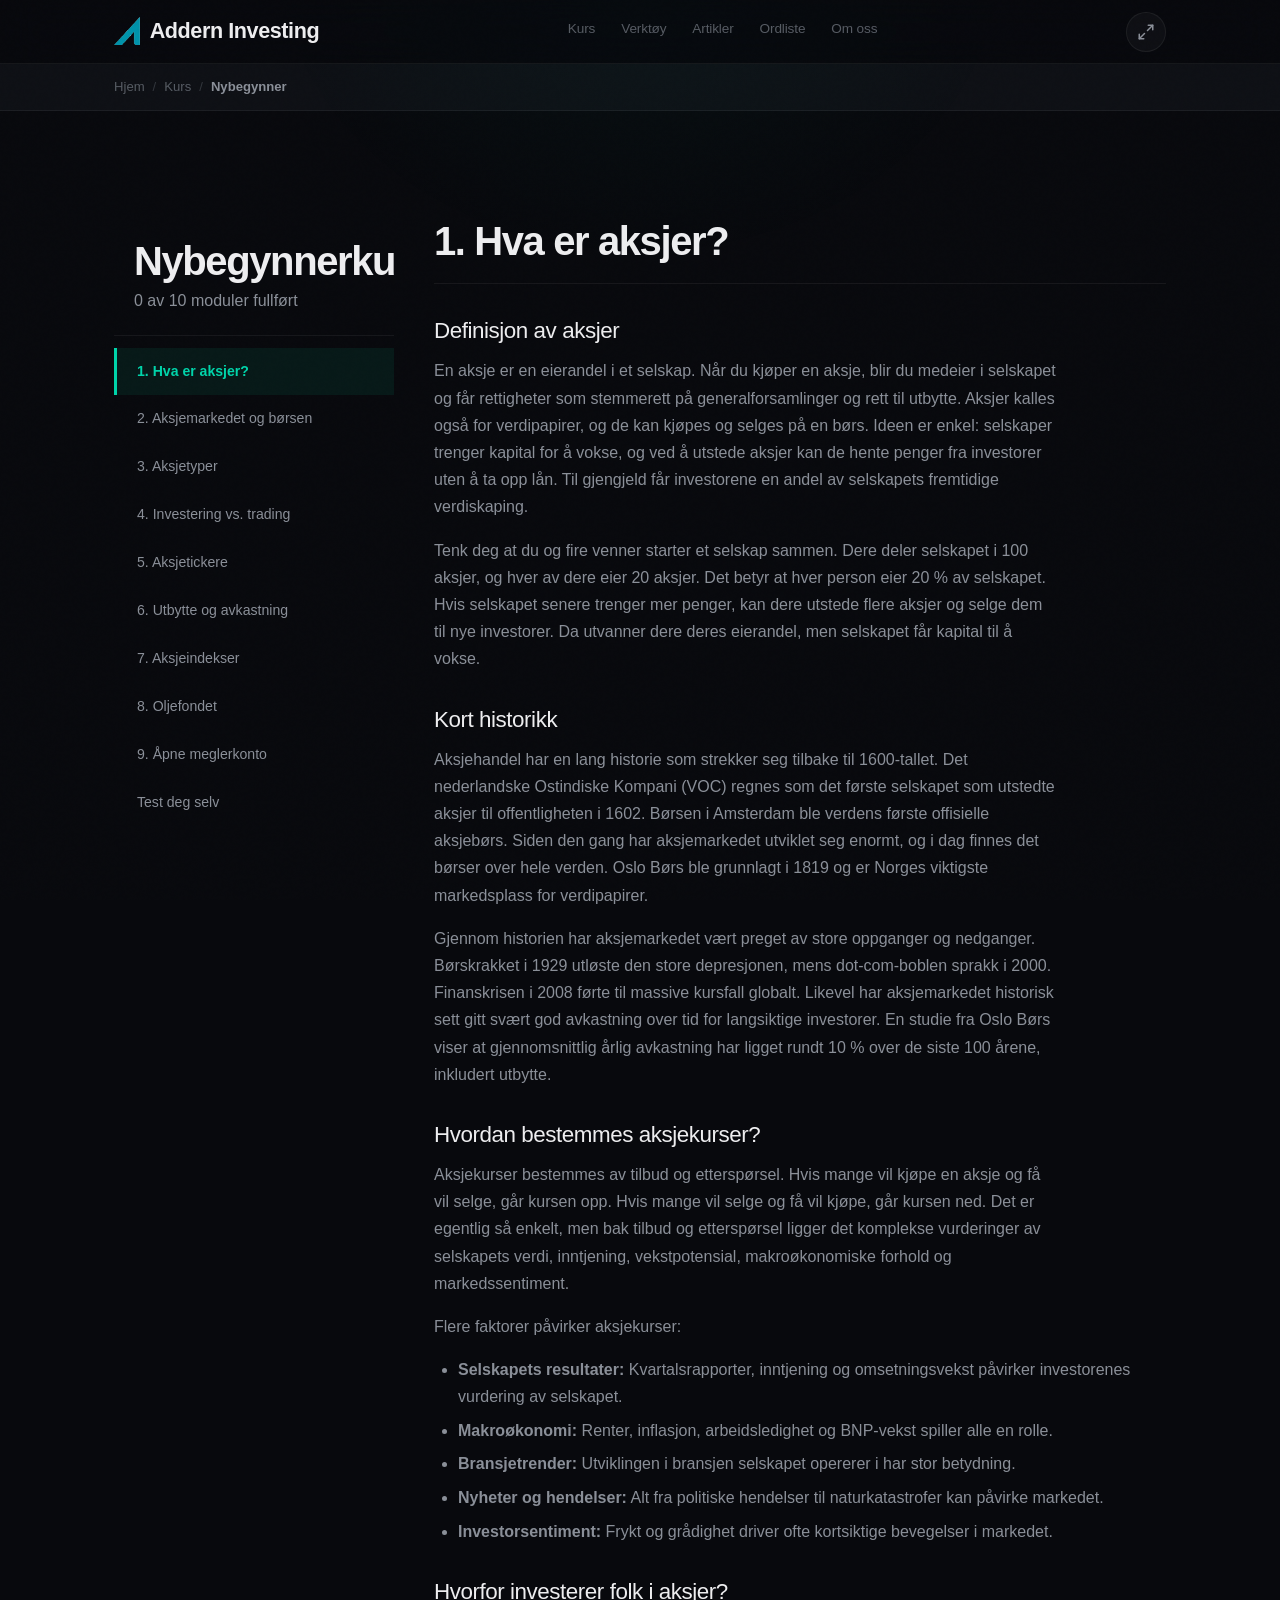
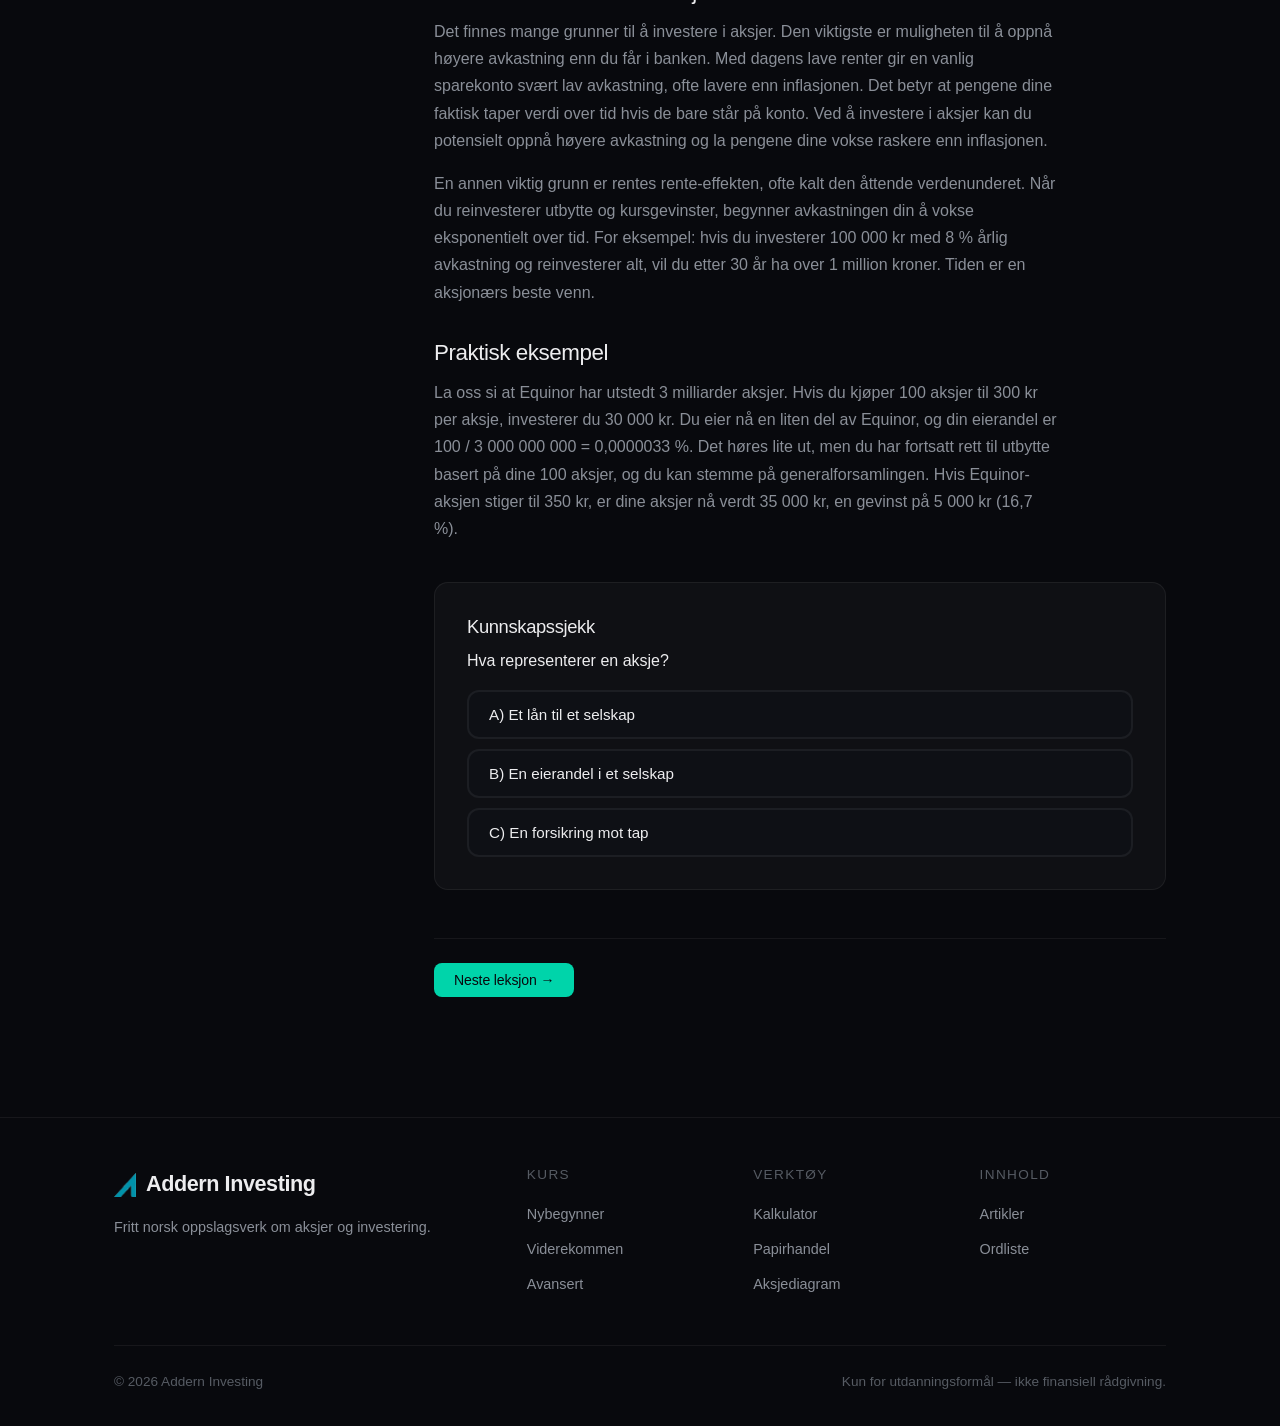
<file: kurs/nybegynner.html>
<!DOCTYPE html>
<html lang="no" data-theme="dark">
<head>
    <meta charset="UTF-8">
    <meta name="viewport" content="width=device-width, initial-scale=1.0">
    <title>Nybegynnerkurs | Addern Investing</title>
    <meta name="description" content="Lær det grunnleggende om aksjer og aksjemarkedet med Addern Investings nybegynnerkurs. Ni moduler med praktiske eksempler og quizer.">
    <link rel="icon" href="../images/favicon.png" type="image/png">
    <link rel="stylesheet" href="../css/style.css">
</head>
<body data-course="nybegynner">

<nav class="nav">
  <div class="nav-inner">
    <a href="../index.html" class="nav-logo"><img src="../images/logo-icon.png" alt="" class="logo-img"> Addern Investing</a>
    <ul class="nav-links">
      <li><a href="../index.html#kurs">Kurs</a></li>
      <li><a href="../verktoy.html">Verktøy</a></li>
      <li><a href="../blogg.html">Artikler</a></li>
      <li><a href="../ordliste.html">Ordliste</a></li>
      <li><a href="../om-oss.html">Om oss</a></li>
    </ul>
    <div class="nav-actions">
      <button class="fullscreen-toggle" aria-label="Fullskjerm"><svg viewBox="0 0 24 24"><polyline points="15 3 21 3 21 9"/><polyline points="9 21 3 21 3 15"/><line x1="21" y1="3" x2="14" y2="10"/><line x1="3" y1="21" x2="10" y2="14"/></svg></button>
      <button class="hamburger" aria-label="Meny" aria-expanded="false"><span></span></button>
    </div>
  </div>
</nav>

<nav class="breadcrumbs">
  <div class="container">
    <ol>
      <li><a href="../index.html">Hjem</a></li>
      <li><a href="../index.html#laeringssti">Kurs</a></li>
      <li><span class="current">Nybegynner</span></li>
    </ol>
  </div>
</nav>

    <div class="course-layout">
        <div class="container">

            <aside class="course-sidebar">
                <button class="sidebar-toggle" aria-label="Vis/skjul sidemeny"><span></span></button>
                <div class="sidebar-header">
                    <h2>Nybegynnerkurs</h2>
                    <div class="progress">
                        <div class="progress-bar" style="width: 0%"></div>
                    </div>
                    <p class="progress-text">0 av 10 moduler fullført</p>
                </div>
                <nav class="sidebar-nav">
                    <a href="#modul-1" class="sidebar-link active" data-module="0">1. Hva er aksjer?</a>
                    <a href="#modul-2" class="sidebar-link" data-module="1">2. Aksjemarkedet og børsen</a>
                    <a href="#modul-3" class="sidebar-link" data-module="2">3. Aksjetyper</a>
                    <a href="#modul-4" class="sidebar-link" data-module="3">4. Investering vs. trading</a>
                    <a href="#modul-5" class="sidebar-link" data-module="4">5. Aksjetickere</a>
                    <a href="#modul-6" class="sidebar-link" data-module="5">6. Utbytte og avkastning</a>
                    <a href="#modul-7" class="sidebar-link" data-module="6">7. Aksjeindekser</a>
                    <a href="#modul-8" class="sidebar-link" data-module="7">8. Oljefondet</a>
                    <a href="#modul-9" class="sidebar-link" data-module="8">9. Åpne meglerkonto</a>
                    <a href="#test-deg-selv" class="sidebar-link" data-module="9">Test deg selv</a>
                </nav>
            </aside>

            <main class="course-content">

                <!-- MODUL 1 -->
                <div class="module-section" id="modul-1">
                    <h2>1. Hva er aksjer?</h2>

                    <h3>Definisjon av aksjer</h3>
                    <p>En aksje er en eierandel i et selskap. Når du kjøper en aksje, blir du medeier i selskapet og får rettigheter som stemmerett på generalforsamlinger og rett til utbytte. Aksjer kalles også for verdipapirer, og de kan kjøpes og selges på en børs. Ideen er enkel: selskaper trenger kapital for å vokse, og ved å utstede aksjer kan de hente penger fra investorer uten å ta opp lån. Til gjengjeld får investorene en andel av selskapets fremtidige verdiskaping.</p>

                    <p>Tenk deg at du og fire venner starter et selskap sammen. Dere deler selskapet i 100 aksjer, og hver av dere eier 20 aksjer. Det betyr at hver person eier 20 % av selskapet. Hvis selskapet senere trenger mer penger, kan dere utstede flere aksjer og selge dem til nye investorer. Da utvanner dere deres eierandel, men selskapet får kapital til å vokse.</p>

                    <h3>Kort historikk</h3>
                    <p>Aksjehandel har en lang historie som strekker seg tilbake til 1600-tallet. Det nederlandske Ostindiske Kompani (VOC) regnes som det første selskapet som utstedte aksjer til offentligheten i 1602. Børsen i Amsterdam ble verdens første offisielle aksjebørs. Siden den gang har aksjemarkedet utviklet seg enormt, og i dag finnes det børser over hele verden. Oslo Børs ble grunnlagt i 1819 og er Norges viktigste markedsplass for verdipapirer.</p>

                    <p>Gjennom historien har aksjemarkedet vært preget av store oppganger og nedganger. Børskrakket i 1929 utløste den store depresjonen, mens dot-com-boblen sprakk i 2000. Finanskrisen i 2008 førte til massive kursfall globalt. Likevel har aksjemarkedet historisk sett gitt svært god avkastning over tid for langsiktige investorer. En studie fra Oslo Børs viser at gjennomsnittlig årlig avkastning har ligget rundt 10 % over de siste 100 årene, inkludert utbytte.</p>

                    <h3>Hvordan bestemmes aksjekurser?</h3>
                    <p>Aksjekurser bestemmes av tilbud og etterspørsel. Hvis mange vil kjøpe en aksje og få vil selge, går kursen opp. Hvis mange vil selge og få vil kjøpe, går kursen ned. Det er egentlig så enkelt, men bak tilbud og etterspørsel ligger det komplekse vurderinger av selskapets verdi, inntjening, vekstpotensial, makroøkonomiske forhold og markedssentiment.</p>

                    <p>Flere faktorer påvirker aksjekurser:</p>
                    <ul>
                        <li><strong>Selskapets resultater:</strong> Kvartalsrapporter, inntjening og omsetningsvekst påvirker investorenes vurdering av selskapet.</li>
                        <li><strong>Makroøkonomi:</strong> Renter, inflasjon, arbeidsledighet og BNP-vekst spiller alle en rolle.</li>
                        <li><strong>Bransjetrender:</strong> Utviklingen i bransjen selskapet opererer i har stor betydning.</li>
                        <li><strong>Nyheter og hendelser:</strong> Alt fra politiske hendelser til naturkatastrofer kan påvirke markedet.</li>
                        <li><strong>Investorsentiment:</strong> Frykt og grådighet driver ofte kortsiktige bevegelser i markedet.</li>
                    </ul>

                    <h3>Hvorfor investerer folk i aksjer?</h3>
                    <p>Det finnes mange grunner til å investere i aksjer. Den viktigste er muligheten til å oppnå høyere avkastning enn du får i banken. Med dagens lave renter gir en vanlig sparekonto svært lav avkastning, ofte lavere enn inflasjonen. Det betyr at pengene dine faktisk taper verdi over tid hvis de bare står på konto. Ved å investere i aksjer kan du potensielt oppnå høyere avkastning og la pengene dine vokse raskere enn inflasjonen.</p>

                    <p>En annen viktig grunn er rentes rente-effekten, ofte kalt den åttende verdenunderet. Når du reinvesterer utbytte og kursgevinster, begynner avkastningen din å vokse eksponentielt over tid. For eksempel: hvis du investerer 100 000 kr med 8 % årlig avkastning og reinvesterer alt, vil du etter 30 år ha over 1 million kroner. Tiden er en aksjonærs beste venn.</p>

                    <h3>Praktisk eksempel</h3>
                    <p>La oss si at Equinor har utstedt 3 milliarder aksjer. Hvis du kjøper 100 aksjer til 300 kr per aksje, investerer du 30 000 kr. Du eier nå en liten del av Equinor, og din eierandel er 100 / 3 000 000 000 = 0,0000033 %. Det høres lite ut, men du har fortsatt rett til utbytte basert på dine 100 aksjer, og du kan stemme på generalforsamlingen. Hvis Equinor-aksjen stiger til 350 kr, er dine aksjer nå verdt 35 000 kr, en gevinst på 5 000 kr (16,7 %).</p>

                    <div class="quiz-container" data-correct="b" data-module="0" data-explanation="En aksje representerer en eierandel i et selskap. Når du kjøper en aksje, blir du medeier og får rettigheter som stemmerett og rett til utbytte.">
                        <h3>Kunnskapssjekk</h3>
                        <p class="quiz-question">Hva representerer en aksje?</p>
                        <div class="quiz-options">
                            <button class="quiz-option" data-answer="a">A) Et lån til et selskap</button>
                            <button class="quiz-option" data-answer="b">B) En eierandel i et selskap</button>
                            <button class="quiz-option" data-answer="c">C) En forsikring mot tap</button>
                        </div>
                        <div class="quiz-feedback"></div>
                    </div>

                    <div class="module-nav">
                        <button class="btn btn-primary" data-module-nav="1">Neste leksjon →</button>
                    </div>
                </div>

                <!-- MODUL 2 -->
                <div class="module-section" id="modul-2">
                    <h2>2. Aksjemarkedet og børsen</h2>

                    <h3>Hva er en børs?</h3>
                    <p>En børs er en regulert markedsplass der verdipapirer som aksjer, obligasjoner og derivater kjøpes og selges. Børsen fungerer som et møtepunkt mellom kjøpere og selgere, og sikrer at handelen foregår på en rettferdig og transparent måte. I Norge er Oslo Børs (nå en del av Euronext) den viktigste børsen, mens internasjonalt er New York Stock Exchange (NYSE), Nasdaq og London Stock Exchange blant de største.</p>

                    <p>Oslo Børs har en lang historie som går tilbake til 1819. Opprinnelig ble det handlet med varer som trelast og fisk, men etter hvert ble verdipapirhandel dominerende. I dag er det over 300 selskaper notert på Oslo Børs og Oslo Børs Euronext Expand (tidligere Oslo Axess). Børsen reguleres av Finanstilsynet, som passer på at lover og regler overholdes for å beskytte investorene.</p>

                    <h3>Hvordan fungerer aksjehandel?</h3>
                    <p>Moderne aksjehandel foregår elektronisk. Når du legger inn en ordre gjennom din megler (for eksempel Nordnet eller DNB Markets), sendes den til børsens handelssystem. Der matches kjøps- og salgsordre automatisk. Hvis du legger inn en kjøpsordre til markedspris, blir du matchet med den billigste tilgjengelige salgsordren. Hele prosessen tar bare millisekunder.</p>

                    <p>Det finnes flere typer ordre du kan bruke:</p>
                    <ul>
                        <li><strong>Markedsordre:</strong> Du kjøper eller selger til den beste tilgjengelige prisen. Rask utførelse, men du vet ikke nøyaktig hvilken pris du får.</li>
                        <li><strong>Limitordre:</strong> Du setter en maksimumspris du er villig til å betale (ved kjøp) eller minimumspris du er villig til å selge for. Gir bedre priskontroll, men ordren blir kanskje ikke utført.</li>
                        <li><strong>Stop-loss:</strong> En ordre som utløses automatisk hvis kursen faller til et bestemt nivå. Brukes for å begrense tap.</li>
                    </ul>

                    <h3>Handelstider</h3>
                    <p>Oslo Børs har faste handelstider som det er viktig å kjenne til. Den ordinære handelen foregår mellom kl. 09:00 og 16:25 på hverdager. Før børsen åpner er det en forhandlingsfase fra kl. 08:15 til 09:00, der ordre samles opp og en åpningspris beregnes. Etter stenging er det en sluttauksjon som varer noen minutter. Det handles ikke på lørdager, søndager eller norske helligdager.</p>

                    <p>Internasjonale børser har andre handelstider. New York Stock Exchange og Nasdaq handler fra kl. 15:30 til 22:00 norsk tid (09:30-16:00 Eastern Time). Asiatiske børser som Tokyo-børsen handler om natten norsk tid. Denne tidsforskjellen betyr at nyheter som kommer etter norsk børsstenging kan påvirke utenlandske markeder, noe som igjen kan påvirke Oslo Børs dagen etter.</p>

                    <h3>Market makers og likviditet</h3>
                    <p>Market makers (markedsgarantister) er aktører som forplikter seg til å stille kjøps- og salgskurser for bestemte aksjer. De sørger for at det alltid er mulig å kjøpe og selge, noe som øker likviditeten i markedet. Likviditet betyr enkelt sagt hvor lett det er å omsette en aksje uten å påvirke kursen vesentlig. Store selskaper som Equinor og DNB har høy likviditet, mens mindre selskaper kan ha lavere likviditet.</p>

                    <h3>Primær- vs. sekundærmarkedet</h3>
                    <p>Aksjemarkedet kan deles inn i primærmarkedet og sekundærmarkedet. I primærmarkedet utsteder selskaper nye aksjer og selger dem direkte til investorer, typisk gjennom en børsnotering (IPO - Initial Public Offering) eller en emisjon (rettet eller fortrinnsrettet). Pengene fra salget går direkte til selskapet. I sekundærmarkedet, som er den daglige handelen på børsen, kjøper og selger investorer aksjer seg imellom. Her går ikke pengene til selskapet, men mellom investorene.</p>

                    <p>Når et selskap skal børsnoteres for første gang, setter det en emisjonskurs i samarbeid med sine rådgivende investeringsbanker. Investorer kan tegne seg for aksjer i forkant av noteringen. Første handelsdag kan kursen ofte avvike betydelig fra emisjonskursen, avhengig av interessen fra markedet. Noen børsnoteringer er svært populære og kursen kan stige kraftig første dag, mens andre kan falle under emisjonskursen.</p>

                    <div class="quiz-container" data-correct="c" data-module="1" data-explanation="Sekundærmarkedet er den daglige handelen på børsen, der investorer kjøper og selger aksjer seg imellom. Primærmarkedet er der selskaper utsteder nye aksjer direkte til investorer.">
                        <h3>Kunnskapssjekk</h3>
                        <p class="quiz-question">Hva kaller vi den daglige handelen på børsen der investorer kjøper og selger aksjer seg imellom?</p>
                        <div class="quiz-options">
                            <button class="quiz-option" data-answer="a">A) Primærmarkedet</button>
                            <button class="quiz-option" data-answer="b">B) Emisjonsmarkedet</button>
                            <button class="quiz-option" data-answer="c">C) Sekundærmarkedet</button>
                        </div>
                        <div class="quiz-feedback"></div>
                    </div>

                    <div class="module-nav">
                        <button class="btn btn-secondary" data-module-nav="0">← Forrige leksjon</button>
                        <button class="btn btn-primary" data-module-nav="2">Neste leksjon →</button>
                    </div>
                </div>

                <!-- MODUL 3 -->
                <div class="module-section" id="modul-3">
                    <h2>3. Aksjetyper</h2>

                    <h3>Ordinære aksjer vs. preferanseaksjer</h3>
                    <p>Det finnes ulike typer aksjer, og det er viktig å forstå forskjellene. Ordinære aksjer (common stock) er den vanligste typen. Som eier av ordinære aksjer har du stemmerett på generalforsamlingen og rett til utbytte, men utbyttet er ikke garantert. Hvis selskapet går konkurs, er ordinære aksjonærer de siste som får penger tilbake, etter kreditorer og preferanseaksjonærer.</p>

                    <p>Preferanseaksjer (preferred stock) gir normalt ikke stemmerett, men til gjengjeld har de fortrinnsrett til utbytte og ved eventuell likvidasjon av selskapet. Utbyttet på preferanseaksjer er ofte fastsatt som en prosentandel av pålydende verdi. Dette gjør dem mer forutsigbare enn ordinære aksjer, men de har også mindre oppside dersom selskapet gjør det svært bra. I Norge er preferanseaksjer mindre vanlige enn i for eksempel Sverige og USA.</p>

                    <h3>Vekstaksjer vs. verdiaksjer</h3>
                    <p>En annen viktig distinksjon er mellom vekstaksjer og verdiaksjer. Vekstaksjer er aksjer i selskaper som forventes å vokse raskere enn gjennomsnittet. Disse selskapene reinvesterer ofte overskuddet i stedet for å betale utbytte, fordi de prioriterer vekst. Typiske vekstaksjer inkluderer teknologiselskaper. Disse aksjene har ofte høye verdsettelsesmultipler (høy P/E-ratio) fordi investorene betaler for fremtidig vekst.</p>

                    <p>Verdiaksjer er aksjer i modne, etablerte selskaper som anses som underpriset i forhold til sine fundamentale verdier. Disse selskapene har ofte stabil inntjening, betaler utbytte og handler til lave verdsettelsesmultipler. Eksempler kan være tradisjonelle bank- eller industriselskaper. Verdiinvestering, kjent fra investorlegenden Warren Buffett, handler om å finne disse underprisede selskapene og kjøpe dem til en «rabatt».</p>

                    <h3>Størrelseskategorier</h3>
                    <p>Aksjer kategoriseres også etter selskapets markedsverdi (markedskapitalisering), som beregnes ved å gange aksjekursen med antall utestående aksjer:</p>
                    <ul>
                        <li><strong>Large-cap (store selskaper):</strong> Markedsverdi over 10 milliarder dollar. Eksempler i Norge: Equinor (verdi over 600 mrd kr), DNB, Telenor. Disse er stabile, veletablerte selskaper med lavere risiko.</li>
                        <li><strong>Mid-cap (mellomstore selskaper):</strong> Markedsverdi mellom 2 og 10 milliarder dollar. Eksempler: Aker Solutions, Salmar. Disse tilbyr en balanse mellom vekstpotensial og stabilitet.</li>
                        <li><strong>Small-cap (små selskaper):</strong> Markedsverdi under 2 milliarder dollar. Mange selskaper på Oslo Børs Euronext Expand faller i denne kategorien. Disse kan gi høy avkastning, men har også høyere risiko og lavere likviditet.</li>
                    </ul>

                    <h3>Norske eksempler</h3>
                    <p>La oss se på noen kjente norske aksjer og hva slags kategori de tilhører. Equinor er Norges største selskap målt i markedsverdi. Det er en large-cap verdiaksje med betydelig utbytteutbetaling, og er sterkt knyttet til olje- og gasspriser. DNB er Norges største bank og også en large-cap verdiaksje, kjent for stabile utbytter. Mowi (tidligere Marine Harvest) er verdens største oppdrettsselskap og regnes som en mid-cap aksje med elementer av både vekst og verdi.</p>

                    <p>På den andre siden finner vi vekstselskaper som Kahoot (edtech) og AutoStore (robotteknologi), som ved sine børsnoteringer ble kategorisert som vekstaksjer med høye verdsettelser basert på forventninger om fremtidig vekst. Disse selskapene betaler typisk ikke utbytte, men reinvesterer i utvikling og ekspansjon. Det er viktig å forstå at disse kategoriene ikke er absolutte, og et selskap kan endre kategori over tid etter hvert som det modnes.</p>

                    <div class="quiz-container" data-correct="a" data-module="2" data-explanation="Ordinære aksjer gir stemmerett på generalforsamlingen, i motsetning til preferanseaksjer som normalt ikke gir stemmerett, men som har fortrinnsrett til utbytte.">
                        <h3>Kunnskapssjekk</h3>
                        <p class="quiz-question">Hvilken type aksje gir normalt stemmerett på generalforsamlingen?</p>
                        <div class="quiz-options">
                            <button class="quiz-option" data-answer="a">A) Ordinære aksjer</button>
                            <button class="quiz-option" data-answer="b">B) Preferanseaksjer</button>
                            <button class="quiz-option" data-answer="c">C) Begge typer gir alltid stemmerett</button>
                        </div>
                        <div class="quiz-feedback"></div>
                    </div>

                    <div class="module-nav">
                        <button class="btn btn-secondary" data-module-nav="1">← Forrige leksjon</button>
                        <button class="btn btn-primary" data-module-nav="3">Neste leksjon →</button>
                    </div>
                </div>

                <!-- MODUL 4 -->
                <div class="module-section" id="modul-4">
                    <h2>4. Investering vs. trading</h2>

                    <h3>Hva er forskjellen?</h3>
                    <p>Investering og trading er to fundamentalt forskjellige tilnærminger til aksjemarkedet, selv om begrepene ofte brukes om hverandre. Investering handler om å kjøpe aksjer med en langsiktig horisont, vanligvis flere år eller tiår. Investorer fokuserer på selskapets fundamentale verdier, som inntjening, vekstpotensial og konkurransefortrinn. Målet er å dra nytte av selskapets verdiskaping over tid.</p>

                    <p>Trading handler derimot om å utnytte kortsiktige prisbevegelser i markedet. Tradere kjøper og selger aksjer over kortere tidsperioder, fra sekunder til noen uker. De bruker ofte teknisk analyse, det vil si studering av kursgrafer og mønstre, for å forutsi fremtidige prisbevegelser. Trading krever mye tid, kunnskap og disiplin, og er vesentlig mer risikabelt enn langsiktig investering.</p>

                    <h3>Kjøp og hold-strategien</h3>
                    <p>«Kjøp og hold» (buy and hold) er den mest klassiske investeringsstrategien. Ideen er enkel: du kjøper aksjer i gode selskaper og holder dem i mange år, uavhengig av kortsiktige svingninger i markedet. Denne strategien er populær fordi den er enkel å gjennomføre og historisk har gitt svært god avkastning. Warren Buffett, verdens mest kjente investor, er en stor tilhenger av denne tilnærmingen. Hans berømte sitat lyder: «Vår favoritt holdeperiode er for alltid.»</p>

                    <p>Fordelene med kjøp og hold-strategien er mange:</p>
                    <ul>
                        <li><strong>Lave transaksjonskostnader:</strong> Du handler sjelden, noe som reduserer kurtasje og andre kostnader.</li>
                        <li><strong>Skattefordel:</strong> I Norge betaler du ikke skatt på gevinsten før du selger aksjen. Ved å holde lenge utsetter du skatten.</li>
                        <li><strong>Rentes rente-effekt:</strong> Reinvestert utbytte og kursgevinster vokser eksponentielt over tid.</li>
                        <li><strong>Mindre stress:</strong> Du trenger ikke følge markedet daglig.</li>
                        <li><strong>Historisk suksess:</strong> Over lange tidsperioder har aksjemarkedet alltid steget, til tross for periodiske nedganger.</li>
                    </ul>

                    <h3>Risikoen ved daytrading</h3>
                    <p>Daytrading, altså å kjøpe og selge aksjer innen samme dag, har blitt populært takket være internett og lave handelsgebyrer. Men forskning viser konsekvent at det store flertallet av daytradere taper penger. En studie fra Brasil viste at 97 % av daytradere som holdt på i mer enn 300 dager tapte penger. De gjennomsnittlige tapene var betydelige, ofte tilsvarende en vanlig årslønn eller mer.</p>

                    <p>Hvorfor taper de fleste daytradere? Det er flere grunner. For det første konkurrerer du mot profesjonelle aktører med avanserte verktøy, algoritmer og tilgang til informasjon du ikke har. For det andre spiser transaksjonskostnader og skatt opp mye av gevinsten. For det tredje er det psykologisk utfordrende: frykt og grådighet fører ofte til dårlige beslutninger. Til slutt er kortsiktige prisbevegelser i stor grad tilfeldige og uforutsigbare.</p>

                    <h3>Hva er best for nybegynnere?</h3>
                    <p>For nybegynnere anbefales nesten alltid en langsiktig investeringsstrategi fremfor trading. Start med å investere i brede indeksfond eller velg noen få store, stabile selskaper du forstår. Sett av et fast beløp hver måned (dette kalles «dollar-cost averaging» eller spareavtale), og la pengene jobbe for deg over tid. Ikke la deg friste av løfter om rask rikdom gjennom daytrading.</p>

                    <p>Et godt utgangspunkt er å sette opp en spareavtale i et indeksfond som følger for eksempel OSEBX (hovedindeksen på Oslo Børs) eller MSCI World (en global aksjeindeks). Ved å investere et fast beløp hver måned kjøper du automatisk flere andeler når kursene er lave og færre når de er høye. Over tid jevner dette seg ut og du unngår faren med å investere alt på feil tidspunkt.</p>

                    <div class="quiz-container" data-correct="b" data-module="3" data-explanation="Forskning viser konsekvent at det store flertallet av daytradere taper penger. Studier viser at opptil 97 % taper over tid, og nybegynnere anbefales å investere langsiktig.">
                        <h3>Kunnskapssjekk</h3>
                        <p class="quiz-question">Hva viser forskning om daytrading?</p>
                        <div class="quiz-options">
                            <button class="quiz-option" data-answer="a">A) De fleste daytradere tjener gode penger over tid</button>
                            <button class="quiz-option" data-answer="b">B) Det store flertallet av daytradere taper penger</button>
                            <button class="quiz-option" data-answer="c">C) Daytrading er like lønnsomt som langsiktig investering</button>
                        </div>
                        <div class="quiz-feedback"></div>
                    </div>

                    <div class="module-nav">
                        <button class="btn btn-secondary" data-module-nav="2">← Forrige leksjon</button>
                        <button class="btn btn-primary" data-module-nav="4">Neste leksjon →</button>
                    </div>
                </div>

                <!-- MODUL 5 -->
                <div class="module-section" id="modul-5">
                    <h2>5. Aksjetickere – hvordan lese dem</h2>

                    <h3>Hva er en ticker?</h3>
                    <p>En ticker (eller tickersymbol) er en unik forkortelse som identifiserer et selskap på børsen. Hvert børsnoterte selskap har sitt eget tickersymbol, som brukes for å slå opp kurser, legge inn ordre og følge med på kursutviklingen. Tickersymboler er vanligvis korte, mellom én og fem bokstaver. I Norge brukes de på Oslo Børs, mens amerikanske selskaper har sine egne symboler på NYSE eller Nasdaq.</p>

                    <p>Noen kjente norske tickere inkluderer:</p>
                    <ul>
                        <li><strong>EQNR</strong> – Equinor (tidligere Statoil)</li>
                        <li><strong>DNB</strong> – DNB Bank</li>
                        <li><strong>TEL</strong> – Telenor</li>
                        <li><strong>MOWI</strong> – Mowi (oppdrettslaks)</li>
                        <li><strong>NHY</strong> – Norsk Hydro</li>
                        <li><strong>YAR</strong> – Yara International</li>
                        <li><strong>ORK</strong> – Orkla</li>
                    </ul>

                    <p>Internasjonalt har du symboler som AAPL (Apple), MSFT (Microsoft), TSLA (Tesla) og AMZN (Amazon). Tickersymboler brukes i alle finansielle plattformer, nyhetssider og apper for å søke opp og identifisere aksjer raskt og presist.</p>

                    <h3>Hvordan lese en aksjekurs</h3>
                    <p>Når du ser på en aksjekurs, enten på en finansnettside eller i din meglers plattform, får du presentert mye informasjon. Det er viktig å forstå hva de ulike tallene betyr. En typisk aksjekursvisning inneholder følgende elementer: siste handlede kurs, endring fra forrige dags sluttkurs (i kroner og prosent), høyeste og laveste kurs i dag, åpningskurs, og handelsvolum.</p>

                    <p>La oss si du ser på Equinor (EQNR) og ser følgende tall: Sist 298,50 | Endring +3,20 (+1,08 %) | Høy 301,00 | Lav 295,80 | Åpn 296,00 | Volum 2 345 678. Dette forteller deg at aksjen sist ble handlet til 298,50 kr, opp 3,20 kr (1,08 %) fra gårsdagens slutt, dagens høyeste kurs var 301 kr, laveste 295,80 kr, den åpnet på 296 kr, og totalt 2,3 millioner aksjer er handlet i dag.</p>

                    <h3>Bid/ask-spread</h3>
                    <p>Et viktig konsept å forstå er forskjellen mellom kjøpskurs (bid) og salgskurs (ask). Bid-kursen er den høyeste prisen noen er villig til å betale for aksjen akkurat nå. Ask-kursen er den laveste prisen noen er villig til å selge for. Forskjellen mellom disse to kalles «spread» eller «bid/ask-spread».</p>

                    <p>Spreaden er en indikator på likviditeten i en aksje. For store, mye handlede aksjer som Equinor kan spreaden være så liten som noen få øre. For små, lite handlede aksjer kan spreaden være flere prosent av aksjekursen. En stor spread betyr høyere transaksjonskostnader for deg som investor, fordi du kjøper til en høyere pris (ask) enn du kan selge for (bid). Det er derfor viktig å være oppmerksom på spreaden, spesielt ved handel i mindre likvide aksjer.</p>

                    <h3>Volum og hva det betyr</h3>
                    <p>Handelsvolum viser hvor mange aksjer som er omsatt i løpet av en bestemt periode, vanligvis en dag. Høyt volum betyr at mange aksjer skifter eier, noe som indikerer stor interesse for aksjen. Lavt volum kan bety at det er lite interesse, og det kan være vanskeligere å kjøpe eller selge aksjen til ønsket pris.</p>

                    <p>Volum kan gi viktig informasjon om markedets holdning til en aksje. Hvis en aksje stiger på høyt volum, anses det som et sterkt signal fordi mange investorer deltar i oppgangen. En kursoppgang på lavt volum er mindre overbevisende. Tilsvarende er et kursfall på høyt volum mer bekymringsverdig enn et fall på lavt volum. Tradere og analytikere følger derfor nøye med på volumet for å vurdere styrken i kursbevegelser.</p>

                    <div class="quiz-container" data-correct="a" data-module="4" data-explanation="Spreaden (bid/ask-spread) er forskjellen mellom kjøpskurs (bid) og salgskurs (ask). En liten spread betyr høy likviditet, mens en stor spread betyr lavere likviditet.">
                        <h3>Kunnskapssjekk</h3>
                        <p class="quiz-question">Hva er «spread» i aksjehandel?</p>
                        <div class="quiz-options">
                            <button class="quiz-option" data-answer="a">A) Forskjellen mellom kjøpskurs og salgskurs</button>
                            <button class="quiz-option" data-answer="b">B) Den daglige kursendringen i prosent</button>
                            <button class="quiz-option" data-answer="c">C) Antall aksjer som er omsatt i løpet av dagen</button>
                        </div>
                        <div class="quiz-feedback"></div>
                    </div>

                    <div class="module-nav">
                        <button class="btn btn-secondary" data-module-nav="3">← Forrige leksjon</button>
                        <button class="btn btn-primary" data-module-nav="5">Neste leksjon →</button>
                    </div>
                </div>

                <!-- MODUL 6 -->
                <div class="module-section" id="modul-6">
                    <h2>6. Utbytte og avkastning</h2>

                    <h3>Hva er utbytte?</h3>
                    <p>Utbytte (dividende) er den delen av et selskaps overskudd som betales ut til aksjonærene. Når et selskap tjener penger, kan det enten reinvestere overskuddet i virksomheten eller betale det ut som utbytte til aksjonærene, eller en kombinasjon av begge deler. Beslutningen om utbytte tas av selskapets styre og godkjennes av generalforsamlingen. Utbytte utbetales vanligvis kontant, men kan også gis i form av ekstra aksjer.</p>

                    <p>I Norge er utbytte svært vanlig, spesielt blant store, modne selskaper. Equinor, DNB og Telenor er eksempler på selskaper som jevnlig betaler utbytte til sine aksjonærer. Utbytte er en viktig del av den totale avkastningen fra aksjer. Historisk har utbytte stått for omtrent halvparten av den totale avkastningen fra det norske aksjemarkedet over tid. Det betyr at investorer som ignorerer utbytte, går glipp av en vesentlig del av verdiskapingen.</p>

                    <h3>Direkteavkastning (dividend yield)</h3>
                    <p>Direkteavkastning, ofte kalt «dividend yield» på engelsk, er en viktig nøkkeltall som viser forholdet mellom utbytte per aksje og aksjekursen. Den beregnes slik:</p>

                    <p><strong>Direkteavkastning = (Utbytte per aksje / Aksjekurs) x 100 %</strong></p>

                    <p>For eksempel: Hvis DNB-aksjen koster 200 kr og selskapet betaler 12 kr i utbytte per aksje, er direkteavkastningen 12 / 200 = 6 %. Dette betyr at du får 6 % av investeringen din tilbake som utbytte hvert år, i tillegg til eventuell kursoppgang. Høy direkteavkastning kan være attraktivt for inntektsorienterte investorer, men det er viktig å undersøke om utbyttet er bærekraftig. Noen ganger er høy direkteavkastning et tegn på at aksjekursen har falt kraftig, noe som kan indikere problemer i selskapet.</p>

                    <h3>Ex-utbyttedato</h3>
                    <p>For å motta utbytte fra et selskap, må du eie aksjen før den såkalte ex-utbyttedatoen (ex-dividend date). Denne datoen er vanligvis to virkedager før registreringsdatoen, som er den dagen selskapet sjekker hvem som er aksjonærer. Hvis du kjøper aksjen på eller etter ex-utbyttedatoen, vil du ikke motta utbyttet for den perioden.</p>

                    <p>Det er viktig å vite at aksjekursen typisk faller med omtrent utbyttebeløpet på ex-utbyttedatoen. Hvis en aksje handler til 100 kr og betaler 5 kr i utbytte, vil kursen normalt åpne rundt 95 kr på ex-utbyttedatoen. Dette er logisk fordi verdien av utbyttet har «forlatt» selskapet. Det er derfor ingen garantert gevinst i å kjøpe aksjer bare for å motta utbytte.</p>

                    <h3>Totalavkastning</h3>
                    <p>Totalavkastning fra en aksje består av to komponenter: kursgevinst (eller kurstap) og utbytte. Det er viktig å se på totalavkastningen og ikke bare kursendringen når du evaluerer en investering. Et selskap med flat kursutvikling men 5 % årlig utbytte gir bedre totalavkastning enn det ser ut til bare basert på kursgrafen.</p>

                    <p>La oss ta et praktisk eksempel: Du kjøper 100 aksjer i et selskap til 100 kr per aksje (total investering: 10 000 kr). Etter ett år har kursen steget til 108 kr, og du har mottatt 4 kr i utbytte per aksje. Din kursgevinst er 800 kr (8 %), og ditt utbytte er 400 kr (4 %). Din totalavkastning er 1 200 kr, altså 12 %. Hvis du reinvesterer utbyttet ved å kjøpe flere aksjer, vil rentes rente-effekten gi enda høyere avkastning over tid.</p>

                    <p>Skatt på utbytte i Norge er 37,84 % (med oppjusteringsfaktor) for privatpersoner, men du kan bruke en aksjesparekonto (ASK) for å utsette skatten. I en ASK betaler du ikke skatt på utbytte eller gevinst så lenge pengene forblir på kontoen. Dette er en stor fordel for langsiktige investorer.</p>

                    <div class="quiz-container" data-correct="c" data-module="5" data-explanation="Totalavkastning fra en aksjeinvestering består av kursgevinst (eller -tap) pluss utbytte. Begge komponentene er viktige å ta med i beregningen.">
                        <h3>Kunnskapssjekk</h3>
                        <p class="quiz-question">Hva består totalavkastningen fra en aksje av?</p>
                        <div class="quiz-options">
                            <button class="quiz-option" data-answer="a">A) Bare kursgevinst</button>
                            <button class="quiz-option" data-answer="b">B) Bare utbytte</button>
                            <button class="quiz-option" data-answer="c">C) Kursgevinst pluss utbytte</button>
                        </div>
                        <div class="quiz-feedback"></div>
                    </div>

                    <div class="module-nav">
                        <button class="btn btn-secondary" data-module-nav="4">← Forrige leksjon</button>
                        <button class="btn btn-primary" data-module-nav="6">Neste leksjon →</button>
                    </div>
                </div>

                <!-- MODUL 7 -->
                <div class="module-section" id="modul-7">
                    <h2>7. Aksjeindekser</h2>

                    <h3>Hva er en aksjeindeks?</h3>
                    <p>En aksjeindeks er et mål som representerer verdien av en gruppe aksjer. Indeksen beregnes basert på kursene til de aksjene som inngår, og gir en indikasjon på den generelle utviklingen i markedet eller et bestemt segment av markedet. Aksjeindekser er essensielle verktøy for investorer, analytikere og media for å følge med på markedsutviklingen.</p>

                    <p>Tenk på en aksjeindeks som en «temperaturmåler» for markedet. Når nyhetsoppleseren sier at «Oslo Børs steg 1,5 % i dag», refererer de vanligvis til hovedindeksen OSEBX. Indeksen gir deg et raskt overblikk over hvordan markedet som helhet presterer, uten at du trenger å sjekke hundrevis av enkeltaksjer.</p>

                    <h3>Viktige norske og internasjonale indekser</h3>
                    <p>Det finnes mange aksjeindekser, og hver av dem følger ulike markeder eller segmenter. Her er de viktigste du bør kjenne til:</p>
                    <ul>
                        <li><strong>OSEBX (Oslo Børs Benchmark Index):</strong> Hovedindeksen på Oslo Børs. Inneholder de mest omsatte og likvide aksjene og revideres halvårlig. Den gir et godt bilde av utviklingen på det norske aksjemarkedet.</li>
                        <li><strong>OBX:</strong> Inneholder de 25 mest likvide aksjene på Oslo Børs. Det finnes børsnoterte fond (ETF-er) som følger denne indeksen, noe som gjør det lett å investere i den.</li>
                        <li><strong>S&P 500:</strong> Den mest fulgte indeksen i verden. Inneholder 500 av de største selskapene i USA og dekker rundt 80 % av det amerikanske aksjemarkedets totale verdi.</li>
                        <li><strong>Nasdaq Composite:</strong> En teknologitung indeks som inkluderer alle selskapene notert på Nasdaq-børsen. Kjent for å inneholde tech-giganter som Apple, Microsoft, Amazon og Alphabet.</li>
                        <li><strong>MSCI World:</strong> En global indeks som dekker aksjer fra 23 utviklede land. Populær som referanseindeks for globale aksjefond.</li>
                        <li><strong>Dow Jones Industrial Average:</strong> Historisk viktig indeks med 30 store amerikanske selskaper. Den eldste aksjeindeksen som fortsatt er i bruk.</li>
                    </ul>

                    <h3>Hvordan beregnes indekser?</h3>
                    <p>Det finnes to hovedmetoder for å beregne aksjeindekser: kapitalvektet og prisvektet. De fleste moderne indekser, inkludert OSEBX og S&P 500, er kapitalvektet. Det betyr at store selskaper har større innflytelse på indeksen enn små selskaper. Hvis Equinor, som er det største selskapet på Oslo Børs, stiger 2 %, påvirker det indeksen mye mer enn om et lite selskap stiger 2 %.</p>

                    <p>Dow Jones er et eksempel på en prisvektet indeks, der aksjer med høyere kurs har større innflytelse uavhengig av selskapets totale størrelse. Denne metoden er enklere, men anses som mindre representativ. De fleste nye indekser som opprettes i dag bruker kapitalvekting, da det gir et mer nøyaktig bilde av markedets samlede utvikling.</p>

                    <h3>Hvorfor er indekser viktige?</h3>
                    <p>Aksjeindekser tjener flere viktige formål. De fungerer som en referanse (benchmark) som investorer og fondsforvaltere måler sin prestasjon mot. Hvis du har fått 8 % avkastning i år, men OSEBX har steget 12 %, har du underperformert markedet. Denne sammenligningen hjelper deg å vurdere om din investeringsstrategi fungerer.</p>

                    <h3>Indeksfond – den enkleste måten å investere</h3>
                    <p>En av de viktigste implikasjonene av aksjeindekser er at du kan investere direkte i dem gjennom indeksfond og ETF-er (børshandlede fond). Et indeksfond kopierer sammensetningen av en indeks og gir deg eksponering mot alle aksjene i indeksen gjennom én enkelt investering. For eksempel kan du kjøpe et OSEBX-indeksfond og automatisk eie en liten andel i alle de største norske selskapene.</p>

                    <p>Indeksfond har svært lave kostnader (forvaltningsgebyr typisk 0,1-0,4 % per år) sammenlignet med aktivt forvaltede fond (typisk 1-2 % per år). Forskning viser at de fleste aktive fondsforvaltere ikke klarer å slå indeksen over tid etter kostnader. Derfor anbefaler mange eksperter, inkludert Warren Buffett, at vanlige investorer bør investere i indeksfond fremfor å prøve å plukke enkeltaksjer eller velge aktive fond.</p>

                    <div class="quiz-container" data-correct="b" data-module="6" data-explanation="OSEBX (Oslo Børs Benchmark Index) er hovedindeksen på Oslo Børs. Den inneholder de mest omsatte og likvide aksjene og gir et godt bilde av det norske aksjemarkedet.">
                        <h3>Kunnskapssjekk</h3>
                        <p class="quiz-question">Hva er hovedindeksen på Oslo Børs?</p>
                        <div class="quiz-options">
                            <button class="quiz-option" data-answer="a">A) OBX</button>
                            <button class="quiz-option" data-answer="b">B) OSEBX</button>
                            <button class="quiz-option" data-answer="c">C) S&P 500</button>
                        </div>
                        <div class="quiz-feedback"></div>
                    </div>

                    <div class="module-nav">
                        <button class="btn btn-secondary" data-module-nav="5">← Forrige leksjon</button>
                        <button class="btn btn-primary" data-module-nav="7">Neste leksjon →</button>
                    </div>
                </div>

                <!-- MODUL 8 -->
                <div class="module-section" id="modul-8">
                    <h2>8. Oljefondet (Statens pensjonsfond utland)</h2>

                    <h3>Hva er Oljefondet?</h3>
                    <p>Statens pensjonsfond utland, populært kalt Oljefondet, er verdens største statlige investeringsfond. Fondet ble opprettet i 1990 for å forvalte inntektene fra Norges olje- og gassvirksomhet, og hadde sin første innskudd i 1996. Per 2024 er fondet verdt over 17 000 milliarder norske kroner, noe som tilsvarer omtrent 3,2 millioner kroner per innbygger i Norge. Fondet eier aksjer i over 9 000 selskaper i mer enn 70 land, og eier i gjennomsnitt 1,5 % av alle børsnoterte selskaper i verden.</p>

                    <p>Formålet med fondet er å spare for fremtidige generasjoner og sikre at oljerikdommen kommer hele befolkningen til gode over lang tid, ikke bare den generasjonen som henter opp oljen. Fondet forvaltes av Norges Bank Investment Management (NBIM) på vegne av det norske folk. Hvert år kan staten bruke inntil 3 % av fondets verdi over statsbudsjettet, i tråd med handlingsregelen. Denne regelen sikrer at fondet vokser over tid og ikke tømmes.</p>

                    <h3>Hvordan investerer Oljefondet?</h3>
                    <p>Fondet har en diversifisert investeringsstrategi som er fastsatt av Finansdepartementet. Investeringene er fordelt omtrent slik:</p>
                    <ul>
                        <li><strong>Aksjer:</strong> Ca. 70 % av fondet er investert i aksjer over hele verden. Fondet eier andeler i selskaper som Apple, Microsoft, Amazon, Nestlé og tusenvis av andre.</li>
                        <li><strong>Obligasjoner (rentepapirer):</strong> Ca. 27 % er investert i statsobligasjoner og selskapsobligasjoner fra land og selskaper med høy kredittverdighet.</li>
                        <li><strong>Eiendom:</strong> Ca. 3 % er investert i eiendom, inkludert kontorbygg, logistikkeiendommer og handelseiendommer i store byer som London, New York, Paris og Tokyo.</li>
                        <li><strong>Fornybar infrastruktur:</strong> Fondet har nylig fått mandat til å investere i unotert fornybar infrastruktur som vindparker og solenergi.</li>
                    </ul>

                    <p>Fondet investerer kun utenfor Norge for å unngå at den norske økonomien blir for avhengig av oljepenger og for å redusere risikoen gjennom geografisk diversifisering. Det er også viktig å merke seg at fondet har en svært lang investeringshorisont, noe som gjør at det kan tåle kortsiktige svingninger i markedet.</p>

                    <h3>Etiske retningslinjer</h3>
                    <p>Oljefondet har strenge etiske retningslinjer som setter grenser for hvilke selskaper fondet kan investere i. Et eget Etikkråd gir anbefalinger om utelukkelse og observasjon av selskaper. Fondet kan utelukke selskaper som produserer visse typer våpen (klaseammunisjon, atomvåpen, antipersonellminer), er involvert i alvorlige miljøskader, grove brudd på menneskerettigheter, eller korrupsjon.</p>

                    <p>Per i dag er over 100 selskaper utelukket fra fondets investeringsunivers. Blant disse finner vi våpenprodusenter, kullselskaper og selskaper involvert i alvorlige brudd på etiske normer. Fondet har også en aktiv eierskapsstrategi der det bruker sin posisjon som stor aksjonær til å påvirke selskapene i en mer bærekraftig retning. NBIM stemmer på tusenvis av generalforsamlinger hvert år og har satt seg mål innen klimarisiko, vannforvaltning, barns rettigheter og skattetransparens.</p>

                    <h3>Betydning for norsk økonomi</h3>
                    <p>Oljefondet har enorm betydning for den norske økonomien og velferdsstatens bærekraft. Avkastningen fra fondet utgjør en betydelig del av statsbudsjettet hvert år. I praksis betyr dette at norske skattebetalere nyter godt av fondets avkastning gjennom lavere skatter, bedre offentlige tjenester eller begge deler sammenlignet med hva som ellers ville vært mulig.</p>

                    <p>Handlingsregelen, som sier at staten kan bruke inntil 3 % av fondets verdi per år, er designet for å sikre at fondet vokser over tid. Med en forventet gjennomsnittlig avkastning på rundt 4-5 % per år, betyr dette at fondet i teorien aldri vil tømmes. Denne mekanismen sikrer at også fremtidige generasjoner av nordmenn vil nyte godt av oljerikdommen, lenge etter at den siste dråpen olje er hentet opp fra Nordsjøen.</p>

                    <p>Oljefondet er også et fascinerende studieobjekt for alle som er interessert i investering. Det viser kraften i langsiktig, diversifisert investering, og demonstrerer at selv en enkel strategi med bred markedseksponering kan gi fantastiske resultater over tid. For deg som privatinvestor kan Oljefondets strategi tjene som inspirasjon: invester bredt, tenk langsiktig, hold kostnadene lave, og la rentes rente-effekten gjøre jobben.</p>

                    <div class="quiz-container" data-correct="d" data-module="7" data-explanation="Oljefondet investerer omtrent 70 % i aksjer, 27 % i obligasjoner og 3 % i eiendom. Det investerer kun utenfor Norge for å unngå overavhengighet av norsk økonomi.">
                        <h3>Kunnskapssjekk</h3>
                        <p class="quiz-question">Omtrent hvor stor andel av Oljefondet er investert i aksjer?</p>
                        <div class="quiz-options">
                            <button class="quiz-option" data-answer="a">A) Ca. 30 %</button>
                            <button class="quiz-option" data-answer="b">B) Ca. 50 %</button>
                            <button class="quiz-option" data-answer="c">C) Ca. 90 %</button>
                            <button class="quiz-option" data-answer="d">D) Ca. 70 %</button>
                        </div>
                        <div class="quiz-feedback"></div>
                    </div>

                    <div class="module-nav">
                        <button class="btn btn-secondary" data-module-nav="6">← Forrige leksjon</button>
                        <button class="btn btn-primary" data-module-nav="8">Neste leksjon →</button>
                    </div>
                </div>

                <!-- MODUL 9 -->
                <div class="module-section" id="modul-9">
                    <h2>9. Hvordan åpne en meglerkonto</h2>

                    <h3>Steg for steg</h3>
                    <p>For å begynne å investere i aksjer trenger du en meglerkonto (også kalt verdipapirkonto eller VPS-konto). Prosessen er enklere enn mange tror, og kan gjøres helt digitalt. Her er stegene du må gjennom for å komme i gang:</p>

                    <ol>
                        <li><strong>Velg megler:</strong> Sammenlign ulike meglere basert på kurtasje (handelsgebyr), utvalg av markeder, brukervennlighet og kundeservice.</li>
                        <li><strong>Opprett konto:</strong> Gå til meglerens nettside og registrer deg. Du trenger BankID for å identifisere deg.</li>
                        <li><strong>Åpne aksjesparekonto (ASK):</strong> De fleste meglere tilbyr ASK, som gir skattefordeler. Du bør nesten alltid velge å handle gjennom en ASK.</li>
                        <li><strong>Sett inn penger:</strong> Overfør penger til din meglerkonto via nettbanken.</li>
                        <li><strong>Gjør din første investering:</strong> Søk opp aksjen eller fondet du vil kjøpe, og legg inn en kjøpsordre.</li>
                    </ol>

                    <p>Hele prosessen fra du starter til du kan handle, tar vanligvis bare noen minutter hos de fleste nettmeglere. Det viktigste er at du gjør litt research på forhånd og velger en megler som passer dine behov og investeringsstil.</p>

                    <h3>Populære norske meglere</h3>
                    <p>Det finnes flere gode alternativer for aksjehandel i Norge. Her er de mest populære:</p>
                    <ul>
                        <li><strong>Nordnet:</strong> Nordens største nettmegler med over 2 millioner kunder. Tilbyr handel i aksjer, fond, ETF-er og mer på nordiske og internasjonale børser. Kjent for brukervennlig plattform og Shareville-fellesskapet. Har også gratis spareavtaler i indeksfond (Nordnet Indeksfond).</li>
                        <li><strong>DNB Markets:</strong> DNBs meglertjeneste. Fordelen er at alt er integrert med din DNB-nettbank. Godt egnet for de som allerede er DNB-kunder og vil ha alt samlet ett sted.</li>
                        <li><strong>Pareto Securities:</strong> Norges største fullservicemegler. Tilbyr både netthandel og rådgivningstjenester. Mest relevant for investorer med større porteføljer.</li>
                        <li><strong>Sbanken:</strong> Kjent for et godt utvalg av fond med lave kostnader. Brukervennlig plattform som passer godt for fondsinvestorer og nybegynnere.</li>
                        <li><strong>Kron:</strong> Ny aktør som gjør det ekstra enkelt å komme i gang med fondssparing. Passer godt for helt nybegynnere som vil starte med fond.</li>
                    </ul>

                    <h3>VPS – Verdipapirsentralen</h3>
                    <p>Verdipapirsentralen (VPS), nå en del av Euronext Securities Oslo, er Norges sentrale verdipapirregister. Alle norske aksjer, obligasjoner og andre verdipapirer registreres her. Når du kjøper en aksje på Oslo Børs, registreres eierskapet i VPS. Du får en VPS-konto automatisk når du åpner en meglerkonto. VPS-kontoen viser alle dine beholdninger av norske verdipapirer.</p>

                    <p>Det er viktig å vite at VPS-kontoen din gir deg direkte eierskap til aksjene dine. Det betyr at selv om megleren din skulle gå konkurs, er aksjene dine trygge fordi de er registrert i ditt navn i VPS. Dette er et viktig sikkerhetsnett for investorer. Du kan logge inn på VPS Investortjenester for å se en samlet oversikt over alle dine norske verdipapirer, uavhengig av hvilken megler du bruker.</p>

                    <h3>Hva bør du vurdere ved valg av megler?</h3>
                    <p>Når du velger megler, er det flere faktorer du bør ta hensyn til:</p>
                    <ul>
                        <li><strong>Kurtasje:</strong> Hva koster det å kjøpe og selge aksjer? Noen meglere har fast pris per handel, andre tar en prosentandel. For småinvestorer som handler sjelden, kan fast kurtasje være dyrt per handel.</li>
                        <li><strong>Markedstilgang:</strong> Hvilke børser kan du handle på? Noen meglere tilbyr kun handel i norske aksjer, mens andre gir tilgang til amerikanske, europeiske og asiatiske børser.</li>
                        <li><strong>Fondutvalg:</strong> Hvor mange fond er tilgjengelige, og hva er kostnadene? Noen meglere har egne gratis indeksfond.</li>
                        <li><strong>Aksjesparekonto (ASK):</strong> Tilbyr megleren ASK? Hvilke investeringer kan du gjøre gjennom ASK-en?</li>
                        <li><strong>Brukervennlighet:</strong> Er plattformen enkel å bruke? Har de en god app? Er det lett å finne informasjon?</li>
                        <li><strong>Kundeservice:</strong> Hvor enkelt er det å få hjelp hvis du trenger det?</li>
                        <li><strong>Analyser og verktøy:</strong> Tilbyr megleren analyser, kursdata og andre verktøy som kan hjelpe deg?</li>
                    </ul>

                    <h3>Aksjesparekonto (ASK) – din beste venn</h3>
                    <p>Aksjesparekontoen (ASK) ble innført i Norge i 2017 og er et viktig verktøy for alle som investerer i aksjer og fond. Innenfor en ASK kan du kjøpe og selge aksjer og aksjefond uten å utløse skatt, så lenge pengene forblir på kontoen. Du betaler først skatt når du tar ut mer enn det du har skutt inn (skjermingsfradrag kommer i tillegg). Dette er en enorm fordel fordi det lar deg reinvestere hele gevinsten og dra nytte av rentes rente-effekten.</p>

                    <p>En ASK kan inneholde børsnoterte aksjer i EØS-området og aksjefond med mer enn 80 % aksjeandel. Du kan ha ASK hos flere meglere, men det anbefales å samle investeringene for oversiktens skyld. Nesten alle norske meglere tilbyr ASK, og det er helt gratis å opprette. Vår sterke anbefaling er at alle nybegynnere bør handle gjennom en ASK for å maksimere avkastningen etter skatt.</p>

                    <div class="quiz-container" data-correct="a" data-module="8" data-explanation="En aksjesparekonto (ASK) lar deg kjøpe og selge aksjer uten å utløse beskatning, så lenge pengene forblir på kontoen. Skatt betales først ved uttak av gevinst.">
                        <h3>Kunnskapssjekk</h3>
                        <p class="quiz-question">Hva er den viktigste fordelen med en aksjesparekonto (ASK)?</p>
                        <div class="quiz-options">
                            <button class="quiz-option" data-answer="a">A) Du kan kjøpe og selge aksjer uten å utløse skatt så lenge pengene forblir på kontoen</button>
                            <button class="quiz-option" data-answer="b">B) Du slipper å betale kurtasje</button>
                            <button class="quiz-option" data-answer="c">C) Du får høyere rente enn på vanlig sparekonto</button>
                        </div>
                        <div class="quiz-feedback"></div>
                    </div>

                    <div class="module-nav">
                        <button class="btn btn-secondary" data-module-nav="7">← Forrige leksjon</button>
                        <button class="btn btn-primary" data-module-nav="9">Test deg selv →</button>
                    </div>
                </div>

                <!-- TEST DEG SELV -->
                <div class="module-section" id="test-deg-selv">
                    <h2>Test deg selv</h2>
                    <p>Denne testen dekker alt du har lært i nybegynnerkurset. Svar på alle spørsmålene for å teste kunnskapene dine!</p>

                    <!-- Spørsmål 1 -->
                    <div class="final-quiz-container">
                        <h4>Spørsmål 1 av 10</h4>
                        <div class="quiz-container" data-correct="b" data-module="9" data-explanation="En aksje er en eierandel i et selskap. Når du kjøper en aksje, blir du medeier i selskapet og får rettigheter som stemmerett og rett til utbytte.">
                            <p class="quiz-question">Hva er en aksje?</p>
                            <div class="quiz-options">
                                <button class="quiz-option" data-answer="a">A) Et lån du gir til et selskap</button>
                                <button class="quiz-option" data-answer="b">B) En eierandel i et selskap</button>
                                <button class="quiz-option" data-answer="c">C) En type bankkonto</button>
                            </div>
                            <div class="quiz-feedback"></div>
                        </div>
                    </div>

                    <!-- Spørsmål 2 -->
                    <div class="final-quiz-container">
                        <h4>Spørsmål 2 av 10</h4>
                        <div class="quiz-container" data-correct="a" data-module="9" data-explanation="Norges viktigste børs er Oslo Børs, som nå er en del av Euronext-gruppen og offisielt heter Euronext Oslo. Børsen ble grunnlagt i 1819.">
                            <p class="quiz-question">Hva heter Norges viktigste børs?</p>
                            <div class="quiz-options">
                                <button class="quiz-option" data-answer="a">A) Oslo Børs (Euronext Oslo)</button>
                                <button class="quiz-option" data-answer="b">B) Bergen Børs</button>
                                <button class="quiz-option" data-answer="c">C) Nasdaq Nordic</button>
                            </div>
                            <div class="quiz-feedback"></div>
                        </div>
                    </div>

                    <!-- Spørsmål 3 -->
                    <div class="final-quiz-container">
                        <h4>Spørsmål 3 av 10</h4>
                        <div class="quiz-container" data-correct="c" data-module="9" data-explanation="Preferanseaksjer gir eierne prioritert rett til utbytte foran ordinære aksjonærer. Til gjengjeld har de ofte begrenset eller ingen stemmerett.">
                            <p class="quiz-question">Hva er hovedforskjellen mellom ordinære aksjer og preferanseaksjer?</p>
                            <div class="quiz-options">
                                <button class="quiz-option" data-answer="a">A) Ordinære aksjer gir høyere avkastning</button>
                                <button class="quiz-option" data-answer="b">B) Preferanseaksjer kan bare kjøpes av profesjonelle</button>
                                <button class="quiz-option" data-answer="c">C) Preferanseaksjer gir prioritert rett til utbytte</button>
                            </div>
                            <div class="quiz-feedback"></div>
                        </div>
                    </div>

                    <!-- Spørsmål 4 -->
                    <div class="final-quiz-container">
                        <h4>Spørsmål 4 av 10</h4>
                        <div class="quiz-container" data-correct="b" data-module="9" data-explanation="Den viktigste forskjellen mellom investering og trading er tidshorisonten. Investorer tenker langsiktig (år/tiår), mens tradere kjøper og selger på kort sikt (dager/uker).">
                            <p class="quiz-question">Hva er den viktigste forskjellen mellom investering og trading?</p>
                            <div class="quiz-options">
                                <button class="quiz-option" data-answer="a">A) Investorer bruker kun norske aksjer</button>
                                <button class="quiz-option" data-answer="b">B) Tidshorisonten — investering er langsiktig, trading er kortsiktig</button>
                                <button class="quiz-option" data-answer="c">C) Trading krever mer kapital enn investering</button>
                            </div>
                            <div class="quiz-feedback"></div>
                        </div>
                    </div>

                    <!-- Spørsmål 5 -->
                    <div class="final-quiz-container">
                        <h4>Spørsmål 5 av 10</h4>
                        <div class="quiz-container" data-correct="a" data-module="9" data-explanation="En aksjeticker er en forkortelse (vanligvis 2–5 bokstaver) som identifiserer en aksje på børsen. For eksempel er EQNR tickeren til Equinor og DNB er tickeren til DNB Bank.">
                            <p class="quiz-question">Hva er en aksjeticker?</p>
                            <div class="quiz-options">
                                <button class="quiz-option" data-answer="a">A) En forkortelse som identifiserer en aksje på børsen</button>
                                <button class="quiz-option" data-answer="b">B) Et tall som viser aksjens pris</button>
                                <button class="quiz-option" data-answer="c">C) En type aksjehandelsplattform</button>
                            </div>
                            <div class="quiz-feedback"></div>
                        </div>
                    </div>

                    <!-- Spørsmål 6 -->
                    <div class="final-quiz-container">
                        <h4>Spørsmål 6 av 10</h4>
                        <div class="quiz-container" data-correct="c" data-module="9" data-explanation="Utbytte (dividende) er en andel av selskapets overskudd som utbetales til aksjonærene. Det er en måte selskaper belønner eierne sine på.">
                            <p class="quiz-question">Hva er utbytte (dividende)?</p>
                            <div class="quiz-options">
                                <button class="quiz-option" data-answer="a">A) Renten du får på en sparekonto</button>
                                <button class="quiz-option" data-answer="b">B) Gebyret du betaler for å handle aksjer</button>
                                <button class="quiz-option" data-answer="c">C) En andel av selskapets overskudd som utbetales til aksjonærene</button>
                            </div>
                            <div class="quiz-feedback"></div>
                        </div>
                    </div>

                    <!-- Spørsmål 7 -->
                    <div class="final-quiz-container">
                        <h4>Spørsmål 7 av 10</h4>
                        <div class="quiz-container" data-correct="b" data-module="9" data-explanation="OSEBX (Oslo Børs Benchmark Index) måler den samlede kursutviklingen til de mest omsatte aksjene på Oslo Børs. Den fungerer som et barometer for det norske aksjemarkedet.">
                            <p class="quiz-question">Hva måler OSEBX-indeksen?</p>
                            <div class="quiz-options">
                                <button class="quiz-option" data-answer="a">A) Prisene på norske statsobligasjoner</button>
                                <button class="quiz-option" data-answer="b">B) Kursutviklingen til de mest handlede aksjene på Oslo Børs</button>
                                <button class="quiz-option" data-answer="c">C) Verdien av alle norske selskaper</button>
                            </div>
                            <div class="quiz-feedback"></div>
                        </div>
                    </div>

                    <!-- Spørsmål 8 -->
                    <div class="final-quiz-container">
                        <h4>Spørsmål 8 av 10</h4>
                        <div class="quiz-container" data-correct="a" data-module="9" data-explanation="Oljefondets offisielle navn er Statens pensjonsfond utland (SPU). Det forvaltes av Norges Bank Investment Management og er verdens største statlige investeringsfond.">
                            <p class="quiz-question">Hva er Oljefondets offisielle navn?</p>
                            <div class="quiz-options">
                                <button class="quiz-option" data-answer="a">A) Statens pensjonsfond utland</button>
                                <button class="quiz-option" data-answer="b">B) Norges nasjonalfond</button>
                                <button class="quiz-option" data-answer="c">C) Den norske oljefondet AS</button>
                            </div>
                            <div class="quiz-feedback"></div>
                        </div>
                    </div>

                    <!-- Spørsmål 9 -->
                    <div class="final-quiz-container">
                        <h4>Spørsmål 9 av 10</h4>
                        <div class="quiz-container" data-correct="c" data-module="9" data-explanation="Den største fordelen med aksjesparekonto (ASK) er skattefordelen: du kan kjøpe og selge aksjer uten å utløse skatt så lenge pengene forblir på kontoen. Skatt betales først ved uttak av gevinst.">
                            <p class="quiz-question">Hva er den største fordelen med en aksjesparekonto (ASK)?</p>
                            <div class="quiz-options">
                                <button class="quiz-option" data-answer="a">A) Du slipper kurtasje ved handel</button>
                                <button class="quiz-option" data-answer="b">B) Du får gratis aksjeanalyser</button>
                                <button class="quiz-option" data-answer="c">C) Utsatt skatt — du kan kjøpe og selge uten å skatte så lenge pengene blir på kontoen</button>
                            </div>
                            <div class="quiz-feedback"></div>
                        </div>
                    </div>

                    <!-- Spørsmål 10 -->
                    <div class="final-quiz-container">
                        <h4>Spørsmål 10 av 10</h4>
                        <div class="quiz-container" data-correct="b" data-module="9" data-explanation="Rentes rente-effekten betyr at du tjener avkastning på avkastningen din, noe som gir eksponentiell vekst over tid. Jo lengre tidshorisont, desto kraftigere blir effekten.">
                            <p class="quiz-question">Hva er rentes rente-effekten?</p>
                            <div class="quiz-options">
                                <button class="quiz-option" data-answer="a">A) At renten på boliglånet ditt øker hvert år</button>
                                <button class="quiz-option" data-answer="b">B) At du tjener avkastning på avkastningen, som gir eksponentiell vekst over tid</button>
                                <button class="quiz-option" data-answer="c">C) At banken gir deg dobbel rente på sparekontoen</button>
                            </div>
                            <div class="quiz-feedback"></div>
                        </div>
                    </div>

                    <div class="module-nav">
                        <button class="btn btn-secondary" data-module-nav="8">← Forrige leksjon</button>
                        <a href="viderekommen.html" class="btn btn-primary">Gå til viderekommen kurs →</a>
                    </div>
                </div>

            </main>

        </div>
    </div>

    <footer class="footer">
        <div class="container">
    <div class="footer-grid">
      <div class="footer-brand">
        <div class="nav-logo"><img src="../images/logo-icon.png" alt="" class="logo-img"> Addern Investing</div>
        <p>Fritt norsk oppslagsverk om aksjer og investering.</p>
      </div>
      <div class="footer-col">
        <h4>Kurs</h4>
        <ul>
          <li><a href="nybegynner.html">Nybegynner</a></li>
          <li><a href="viderekommen.html">Viderekommen</a></li>
          <li><a href="avansert.html">Avansert</a></li>
        </ul>
      </div>
      <div class="footer-col">
        <h4>Verktøy</h4>
        <ul>
          <li><a href="../verktoy.html#rentesrente">Kalkulator</a></li>
          <li><a href="../verktoy.html#papirhandel">Papirhandel</a></li>
          <li><a href="../verktoy.html#aksjekart">Aksjediagram</a></li>
        </ul>
      </div>
      <div class="footer-col">
        <h4>Innhold</h4>
        <ul>
          <li><a href="../blogg.html">Artikler</a></li>
          <li><a href="../ordliste.html">Ordliste</a></li>
        </ul>
      </div>
    </div>
    <div class="footer-bottom">
      <span>&copy; 2026 Addern Investing</span>
      <span>Kun for utdanningsformål — ikke finansiell rådgivning.</span>
    </div>
        </div>
    </footer>

    <script src="../js/main.js"></script>
</body>
</html>
</file>
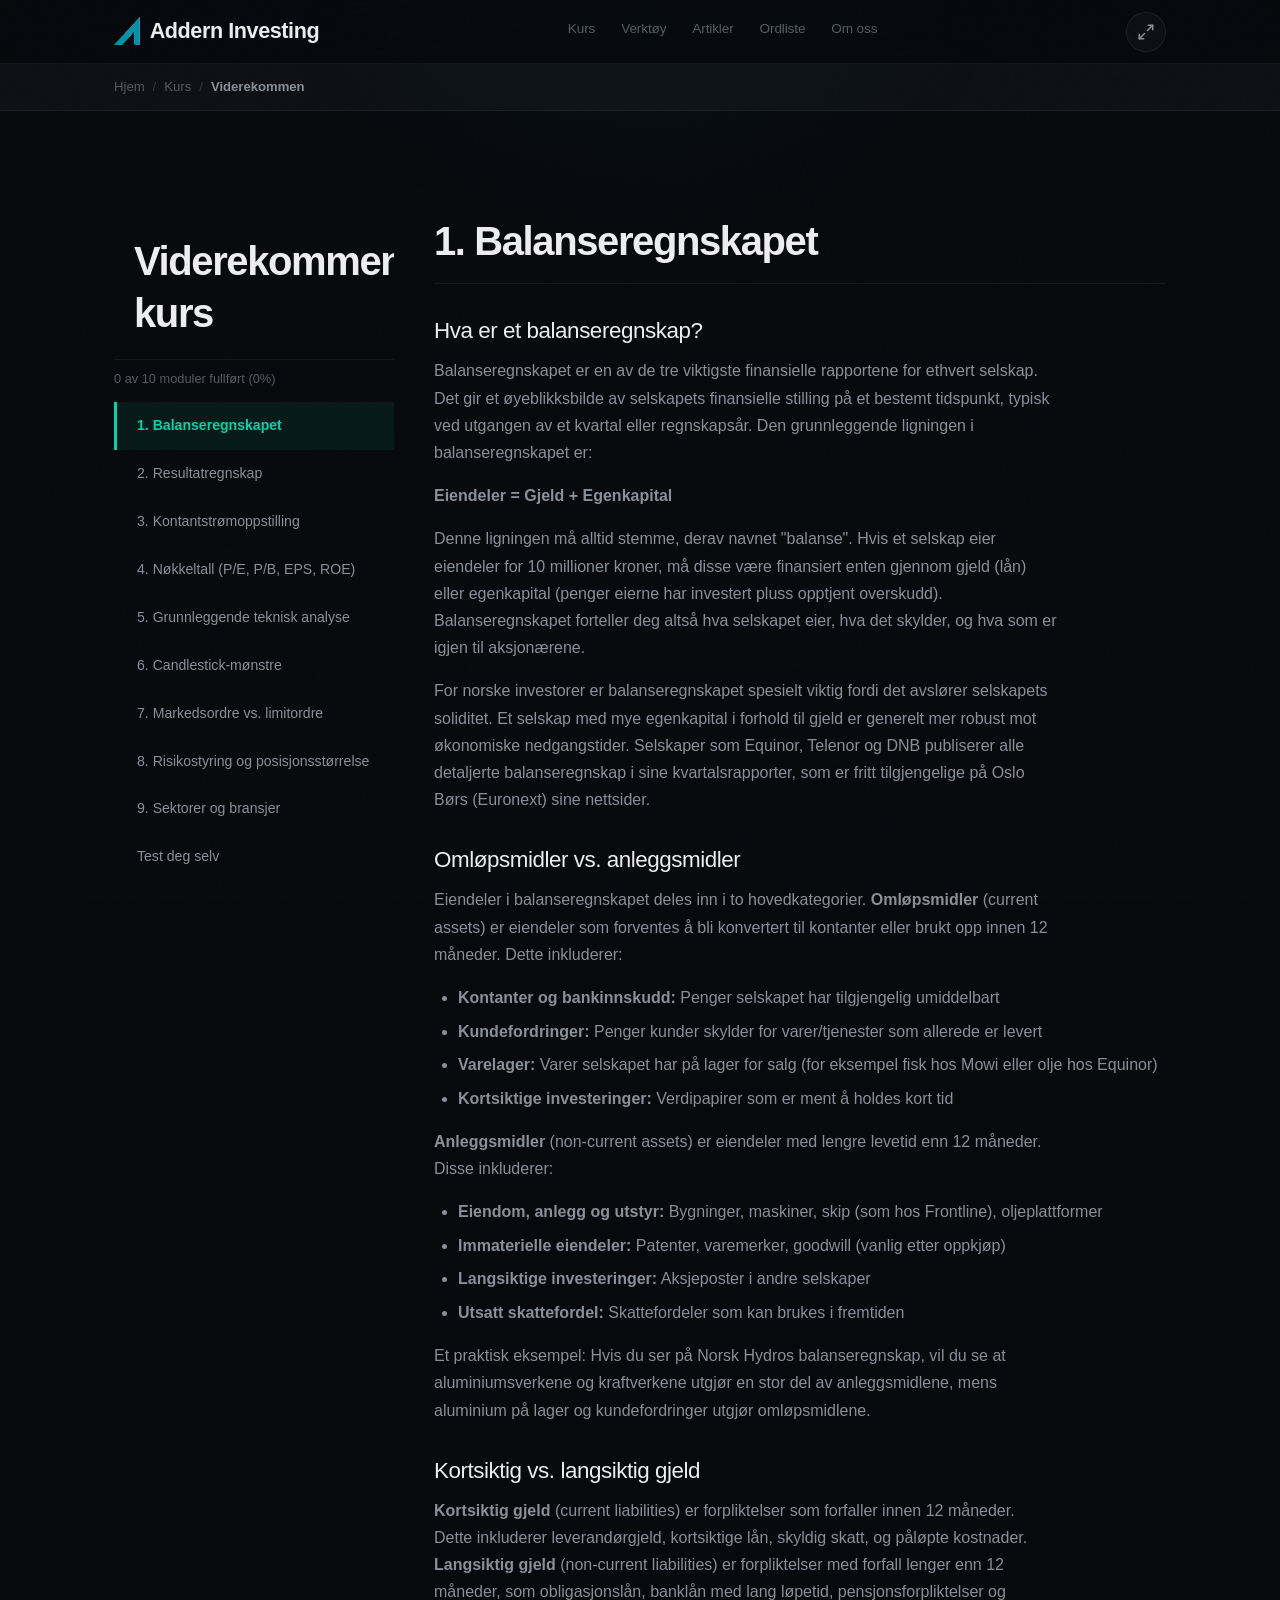
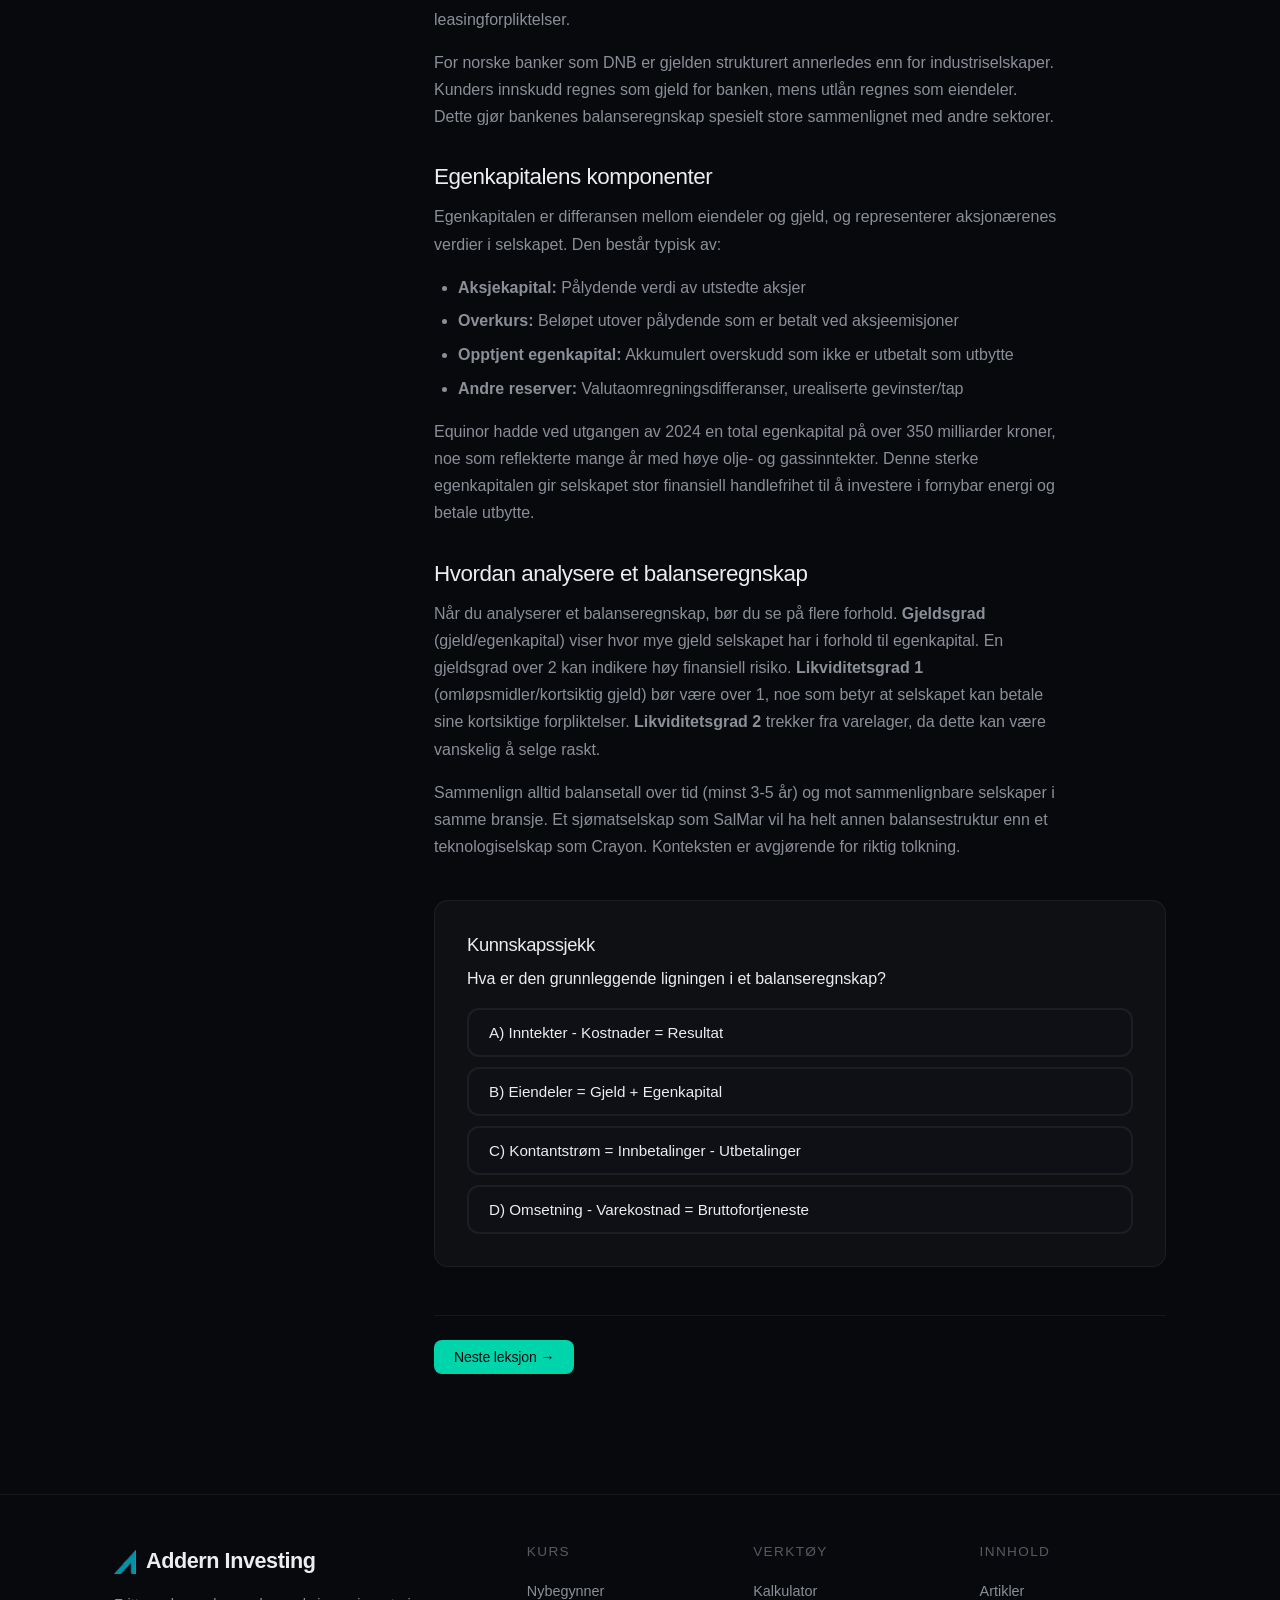
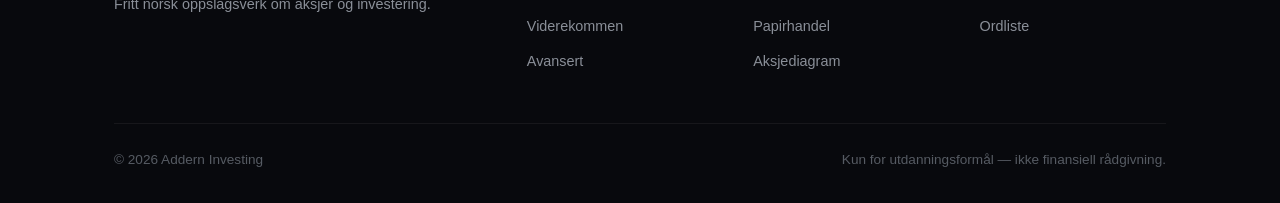
<file: kurs/viderekommen.html>
<!DOCTYPE html>
<html lang="no" data-theme="dark">
<head>
  <meta charset="UTF-8">
  <meta name="viewport" content="width=device-width, initial-scale=1.0">
  <title>Viderekommende kurs — Addern Investing</title>
  <meta name="description" content="Viderekommende kurs i aksjehandel. Lær regnskapsanalyse, nøkkeltall, teknisk analyse, risikostyring og sektoranalyse.">
  <link rel="stylesheet" href="../css/style.css">
  <link rel="icon" href="../images/favicon.png" type="image/png">
</head>
<body data-course="viderekommen">

<!-- Navigation -->
<nav class="nav">
  <div class="nav-inner">
    <a href="../index.html" class="nav-logo"><img src="../images/logo-icon.png" alt="" class="logo-img"> Addern Investing</a>
    <ul class="nav-links">
      <li><a href="../index.html#kurs">Kurs</a></li>
      <li><a href="../verktoy.html">Verktøy</a></li>
      <li><a href="../blogg.html">Artikler</a></li>
      <li><a href="../ordliste.html">Ordliste</a></li>
      <li><a href="../om-oss.html">Om oss</a></li>
    </ul>
    <div class="nav-actions">
      <button class="fullscreen-toggle" aria-label="Fullskjerm"><svg viewBox="0 0 24 24"><polyline points="15 3 21 3 21 9"/><polyline points="9 21 3 21 3 15"/><line x1="21" y1="3" x2="14" y2="10"/><line x1="3" y1="21" x2="10" y2="14"/></svg></button>
      <button class="hamburger" aria-label="Meny" aria-expanded="false"><span></span></button>
    </div>
  </div>
</nav>

<nav class="breadcrumbs">
  <div class="container">
    <ol>
      <li><a href="../index.html">Hjem</a></li>
      <li><a href="../index.html#laeringssti">Kurs</a></li>
      <li><span class="current">Viderekommen</span></li>
    </ol>
  </div>
</nav>

<!-- Course Layout -->
<div class="course-layout">
  <div class="container">

    <!-- Sidebar -->
    <aside class="course-sidebar">
      <button class="sidebar-toggle" aria-label="Vis/skjul sidemeny"><span></span> Moduler</button>
      <div class="sidebar-header">
        <h2>Viderekommende kurs</h2>
      </div>
      <div class="sidebar-progress">
        <span class="progress-text">0 av 10 fullført</span>
        <div class="progress-bar"><div class="fill" style="width:0%"></div></div>
      </div>
      <nav class="sidebar-nav">
        <a href="#modul-1" class="sidebar-link" data-module="0">1. Balanseregnskapet</a>
        <a href="#modul-2" class="sidebar-link" data-module="1">2. Resultatregnskap</a>
        <a href="#modul-3" class="sidebar-link" data-module="2">3. Kontantstrømoppstilling</a>
        <a href="#modul-4" class="sidebar-link" data-module="3">4. Nøkkeltall (P/E, P/B, EPS, ROE)</a>
        <a href="#modul-5" class="sidebar-link" data-module="4">5. Grunnleggende teknisk analyse</a>
        <a href="#modul-6" class="sidebar-link" data-module="5">6. Candlestick-mønstre</a>
        <a href="#modul-7" class="sidebar-link" data-module="6">7. Markedsordre vs. limitordre</a>
        <a href="#modul-8" class="sidebar-link" data-module="7">8. Risikostyring og posisjonsstørrelse</a>
        <a href="#modul-9" class="sidebar-link" data-module="8">9. Sektorer og bransjer</a>
        <a href="#test-deg-selv" class="sidebar-link" data-module="9">Test deg selv</a>
      </nav>
    </aside>

    <!-- Course Content -->
    <main class="course-content">

      <!-- Modul 1: Balanseregnskapet -->
      <div class="module-section" id="modul-1">
        <h2>1. Balanseregnskapet</h2>

        <h3>Hva er et balanseregnskap?</h3>
        <p>Balanseregnskapet er en av de tre viktigste finansielle rapportene for ethvert selskap. Det gir et øyeblikksbilde av selskapets finansielle stilling på et bestemt tidspunkt, typisk ved utgangen av et kvartal eller regnskapsår. Den grunnleggende ligningen i balanseregnskapet er:</p>
        <p><strong>Eiendeler = Gjeld + Egenkapital</strong></p>
        <p>Denne ligningen må alltid stemme, derav navnet "balanse". Hvis et selskap eier eiendeler for 10 millioner kroner, må disse være finansiert enten gjennom gjeld (lån) eller egenkapital (penger eierne har investert pluss opptjent overskudd). Balanseregnskapet forteller deg altså hva selskapet eier, hva det skylder, og hva som er igjen til aksjonærene.</p>
        <p>For norske investorer er balanseregnskapet spesielt viktig fordi det avslører selskapets soliditet. Et selskap med mye egenkapital i forhold til gjeld er generelt mer robust mot økonomiske nedgangstider. Selskaper som Equinor, Telenor og DNB publiserer alle detaljerte balanseregnskap i sine kvartalsrapporter, som er fritt tilgjengelige på Oslo Børs (Euronext) sine nettsider.</p>

        <h3>Omløpsmidler vs. anleggsmidler</h3>
        <p>Eiendeler i balanseregnskapet deles inn i to hovedkategorier. <strong>Omløpsmidler</strong> (current assets) er eiendeler som forventes å bli konvertert til kontanter eller brukt opp innen 12 måneder. Dette inkluderer:</p>
        <ul>
          <li><strong>Kontanter og bankinnskudd:</strong> Penger selskapet har tilgjengelig umiddelbart</li>
          <li><strong>Kundefordringer:</strong> Penger kunder skylder for varer/tjenester som allerede er levert</li>
          <li><strong>Varelager:</strong> Varer selskapet har på lager for salg (for eksempel fisk hos Mowi eller olje hos Equinor)</li>
          <li><strong>Kortsiktige investeringer:</strong> Verdipapirer som er ment å holdes kort tid</li>
        </ul>
        <p><strong>Anleggsmidler</strong> (non-current assets) er eiendeler med lengre levetid enn 12 måneder. Disse inkluderer:</p>
        <ul>
          <li><strong>Eiendom, anlegg og utstyr:</strong> Bygninger, maskiner, skip (som hos Frontline), oljeplattformer</li>
          <li><strong>Immaterielle eiendeler:</strong> Patenter, varemerker, goodwill (vanlig etter oppkjøp)</li>
          <li><strong>Langsiktige investeringer:</strong> Aksjeposter i andre selskaper</li>
          <li><strong>Utsatt skattefordel:</strong> Skattefordeler som kan brukes i fremtiden</li>
        </ul>
        <p>Et praktisk eksempel: Hvis du ser på Norsk Hydros balanseregnskap, vil du se at aluminiumsverkene og kraftverkene utgjør en stor del av anleggsmidlene, mens aluminium på lager og kundefordringer utgjør omløpsmidlene.</p>

        <h3>Kortsiktig vs. langsiktig gjeld</h3>
        <p><strong>Kortsiktig gjeld</strong> (current liabilities) er forpliktelser som forfaller innen 12 måneder. Dette inkluderer leverandørgjeld, kortsiktige lån, skyldig skatt, og påløpte kostnader. <strong>Langsiktig gjeld</strong> (non-current liabilities) er forpliktelser med forfall lenger enn 12 måneder, som obligasjonslån, banklån med lang løpetid, pensjonsforpliktelser og leasingforpliktelser.</p>
        <p>For norske banker som DNB er gjelden strukturert annerledes enn for industriselskaper. Kunders innskudd regnes som gjeld for banken, mens utlån regnes som eiendeler. Dette gjør bankenes balanseregnskap spesielt store sammenlignet med andre sektorer.</p>

        <h3>Egenkapitalens komponenter</h3>
        <p>Egenkapitalen er differansen mellom eiendeler og gjeld, og representerer aksjonærenes verdier i selskapet. Den består typisk av:</p>
        <ul>
          <li><strong>Aksjekapital:</strong> Pålydende verdi av utstedte aksjer</li>
          <li><strong>Overkurs:</strong> Beløpet utover pålydende som er betalt ved aksjeemisjoner</li>
          <li><strong>Opptjent egenkapital:</strong> Akkumulert overskudd som ikke er utbetalt som utbytte</li>
          <li><strong>Andre reserver:</strong> Valutaomregningsdifferanser, urealiserte gevinster/tap</li>
        </ul>
        <p>Equinor hadde ved utgangen av 2024 en total egenkapital på over 350 milliarder kroner, noe som reflekterte mange år med høye olje- og gassinntekter. Denne sterke egenkapitalen gir selskapet stor finansiell handlefrihet til å investere i fornybar energi og betale utbytte.</p>

        <h3>Hvordan analysere et balanseregnskap</h3>
        <p>Når du analyserer et balanseregnskap, bør du se på flere forhold. <strong>Gjeldsgrad</strong> (gjeld/egenkapital) viser hvor mye gjeld selskapet har i forhold til egenkapital. En gjeldsgrad over 2 kan indikere høy finansiell risiko. <strong>Likviditetsgrad 1</strong> (omløpsmidler/kortsiktig gjeld) bør være over 1, noe som betyr at selskapet kan betale sine kortsiktige forpliktelser. <strong>Likviditetsgrad 2</strong> trekker fra varelager, da dette kan være vanskelig å selge raskt.</p>
        <p>Sammenlign alltid balansetall over tid (minst 3-5 år) og mot sammenlignbare selskaper i samme bransje. Et sjømatselskap som SalMar vil ha helt annen balansestruktur enn et teknologiselskap som Crayon. Konteksten er avgjørende for riktig tolkning.</p>

        <div class="quiz-container" data-correct="b" data-module="0" data-explanation="Balanseregnskapet viser eiendeler = gjeld + egenkapital.">
          <h3>Kunnskapssjekk</h3>
          <p class="quiz-question">Hva er den grunnleggende ligningen i et balanseregnskap?</p>
          <div class="quiz-options">
            <button class="quiz-option" data-answer="a">A) Inntekter - Kostnader = Resultat</button>
            <button class="quiz-option" data-answer="b">B) Eiendeler = Gjeld + Egenkapital</button>
            <button class="quiz-option" data-answer="c">C) Kontantstrøm = Innbetalinger - Utbetalinger</button>
            <button class="quiz-option" data-answer="d">D) Omsetning - Varekostnad = Bruttofortjeneste</button>
          </div>
          <div class="quiz-feedback"></div>
        </div>

        <div class="module-nav">
          <button class="btn btn-primary" data-module-nav="1">Neste leksjon →</button>
        </div>
      </div>

      <!-- Modul 2: Resultatregnskap -->
      <div class="module-section" id="modul-2">
        <h2>2. Resultatregnskap</h2>

        <h3>Hva er et resultatregnskap?</h3>
        <p>Resultatregnskapet (også kalt "income statement" eller "profit and loss statement" på engelsk) viser selskapets inntekter og kostnader over en bestemt periode, typisk et kvartal eller et helt år. Mens balanseregnskapet er et øyeblikksbilde, er resultatregnskapet som en film som viser hva som har skjedd i perioden. Det forteller deg om selskapet tjener penger eller taper penger, og hvor lønnsomheten kommer fra.</p>
        <p>For investorer er resultatregnskapet kanskje det mest fulgte dokumentet, fordi det direkte påvirker aksjekursen. Når et selskap som Equinor eller Telenor rapporterer kvartalstall, er det resultatregnskapet analytikere og investorer først kikker på. Slår selskapet estimatene, stiger kursen gjerne. Skuffer det, faller kursen.</p>

        <h3>Oppbygning: Fra inntekter til bunnlinje</h3>
        <p>Resultatregnskapet er bygd opp som en trapp fra toppen (inntekter) til bunnen (nettoresultat). Her er de viktigste linjene:</p>
        <ul>
          <li><strong>Driftsinntekter (Revenue):</strong> Total omsetning fra salg av varer og tjenester</li>
          <li><strong>Varekostnad (COGS):</strong> Direkte kostnader knyttet til produksjon av varer/tjenester</li>
          <li><strong>Bruttofortjeneste (Gross Profit):</strong> Driftsinntekter minus varekostnad</li>
          <li><strong>Driftskostnader (Operating Expenses):</strong> Lønn, husleie, markedsføring, administrasjon, avskrivninger</li>
          <li><strong>Driftsresultat (Operating Profit / EBIT):</strong> Bruttofortjeneste minus driftskostnader</li>
          <li><strong>Finansposter:</strong> Renteinntekter, rentekostnader, valutagevinster/-tap</li>
          <li><strong>Resultat før skatt:</strong> Driftsresultat pluss/minus finansposter</li>
          <li><strong>Skattekostnad:</strong> Selskapsskatt (22% i Norge, pluss petroleumsskatt for oljeselskaper)</li>
          <li><strong>Nettoresultat (Net Income):</strong> Det endelige resultatet - bunnlinjen</li>
        </ul>

        <h3>EBITDA: Driftsresultat uten regnskapstekniske poster</h3>
        <p>EBITDA står for "Earnings Before Interest, Taxes, Depreciation and Amortization" - altså driftsresultat før renter, skatt, avskrivninger og nedskrivninger. Dette er et mye brukt nøkkeltall fordi det viser selskapets operative lønnsomhet uten påvirkning av finansieringsstruktur (renter), skattesituasjon og regnskapsmessige avskrivninger.</p>
        <p>EBITDA er spesielt nyttig for å sammenligne selskaper med ulik gjeldsgrad eller avskrivningsprofil. For eksempel vil et shippingselskap som Frontline ha store avskrivninger på skip, som trekker ned EBIT, men EBITDA gir et bedre bilde av den reelle driftsevnen. Vær oppmerksom på at EBITDA kan være misvisende fordi det ignorerer reelle kostnader som vedlikehold og reinvesteringer.</p>

        <h3>Fortjenestemarginer</h3>
        <p>Fortjenestemarginer viser hvor mye av hver inntektskrone som blir til overskudd, og er viktige for å sammenligne lønnsomhet på tvers av selskaper. De viktigste marginene er:</p>
        <ul>
          <li><strong>Bruttomargin:</strong> (Bruttofortjeneste / Inntekter) x 100. Software-selskaper som Visma kan ha bruttomarginer på 70-80%, mens dagligvarebutikker typisk ligger på 25-30%.</li>
          <li><strong>Driftsmargin (EBIT-margin):</strong> (Driftsresultat / Inntekter) x 100. Viser effektiviteten i den daglige driften.</li>
          <li><strong>Nettoresultatmargin:</strong> (Nettoresultat / Inntekter) x 100. Viser hva som er igjen til aksjonærene etter alle kostnader.</li>
        </ul>
        <p>Eksempel: Hvis Mowi har inntekter på 60 milliarder kroner og et nettoresultat på 6 milliarder, er nettoresultatmarginen 10%. Sammenlign dette med Lerøy Seafood for å se hvem som driver mest effektivt i sjømatnæringen.</p>

        <h3>Hvordan lese et resultatregnskap i praksis</h3>
        <p>Når du leser et resultatregnskap, start med å se på trender over tid. Vokser inntektene? Forbedres marginene? Et selskap med jevnt stigende inntekter og stabile eller forbedrede marginer er typisk en god investering. Vær oppmerksom på engangsposter (som gevinst ved salg av eiendom eller restruktureringskostnader) som kan gi et skjevt bilde. Mange selskaper rapporterer derfor "justert" resultat som fjerner slike poster.</p>
        <p>Se også på forholdet mellom ulike kostnadslinjer. Hvis lønnskostnadene vokser raskere enn inntektene, kan det tyde på at selskapet mister effektivitet. Hvis FoU-kostnadene (forskning og utvikling) faller, kan det bety at selskapet underinvesterer i fremtiden. Kombinasjon av resultatregnskapet med balanseregnskapet og kontantstrømoppstillingen gir det mest komplette bildet.</p>

        <div class="quiz-container" data-correct="a" data-module="1" data-explanation="Driftsresultatet (EBIT) er bruttofortjeneste minus driftskostnader, og viser lønnsomheten fra kjernevirksomheten.">
          <h3>Kunnskapssjekk</h3>
          <p class="quiz-question">Hva viser driftsresultatet (EBIT) i et resultatregnskap?</p>
          <div class="quiz-options">
            <button class="quiz-option" data-answer="a">A) Lønnsomheten fra kjernevirksomheten, før renter og skatt</button>
            <button class="quiz-option" data-answer="b">B) Total omsetning minus varekostnad</button>
            <button class="quiz-option" data-answer="c">C) Nettoresultatet etter alle kostnader inkludert skatt</button>
            <button class="quiz-option" data-answer="d">D) Kontantstrømmen fra operasjonelle aktiviteter</button>
          </div>
          <div class="quiz-feedback"></div>
        </div>

        <div class="module-nav">
          <button class="btn btn-secondary" data-module-nav="0">← Forrige leksjon</button>
          <button class="btn btn-primary" data-module-nav="2">Neste leksjon →</button>
        </div>
      </div>

      <!-- Modul 3: Kontantstrømoppstilling -->
      <div class="module-section" id="modul-3">
        <h2>3. Kontantstrømoppstilling</h2>

        <h3>Hvorfor kontantstrøm er viktigere enn resultat</h3>
        <p>Kontantstrømoppstillingen (cash flow statement) viser de faktiske pengebevegelsene inn og ut av selskapet i en periode. Mens resultatregnskapet kan inneholde regnskapsmessige justeringer som avskrivninger, periodiseringer og urealiserte gevinster, viser kontantstrømmen de reelle pengene. Det er et kjent uttrykk i finansverdenen: "Cash is king" - kontanter er konge.</p>
        <p>Et selskap kan vise positivt resultat i resultatregnskapet, men likevel gå konkurs fordi det ikke har nok kontanter til å betale regningene sine. Dette skjer oftere enn man tror, spesielt blant raskt voksende selskaper som investerer tungt. Norwegian Air Shuttle er et godt norsk eksempel: selskapet hadde perioder med stor passasjervekst, men kontantstrømproblemene ble til slutt så alvorlige at det måtte gjennom restrukturering.</p>

        <h3>Operasjonell kontantstrøm</h3>
        <p>Operasjonell kontantstrøm (cash flow from operations) viser hvor mye kontanter selskapet genererer fra sin daglige drift. Den starter typisk med nettoresultatet og justerer deretter for ikke-kontante poster som avskrivninger (legges til igjen), endringer i arbeidskapital (kundefordringer, varelager, leverandørgjeld), og andre justeringer.</p>
        <p>En sunn bedrift bør ha positiv operasjonell kontantstrøm over tid. Hvis et selskap konsekvent rapporterer overskudd, men har negativ operasjonell kontantstrøm, er det et varselflagg. Det kan bety at inntektene er "papirmessige" og ikke konverteres til faktiske kontanter. For eksempel kan et selskap bokføre inntekter fra langsiktige kontrakter uten å ha mottatt betaling ennå.</p>
        <p>Et sterkt eksempel er Equinor, som typisk genererer enorm operasjonell kontantstrøm fra olje- og gassalg. I perioder med høy oljepris kan den operasjonelle kontantstrømmen overstige 300 milliarder kroner årlig, noe som finansierer både investeringer, utbytte og tilbakekjøp av aksjer.</p>

        <h3>Investeringskontantstrøm</h3>
        <p>Investeringskontantstrøm (cash flow from investing) viser pengebruk og -inngang knyttet til investeringer. Typiske poster inkluderer:</p>
        <ul>
          <li><strong>Kjøp av eiendom, anlegg og utstyr (CAPEX):</strong> Investeringer i produksjonsmidler</li>
          <li><strong>Oppkjøp av andre selskaper:</strong> Store kontantutbetalinger ved M&A-transaksjoner</li>
          <li><strong>Salg av eiendeler:</strong> Kontantinngang fra avhendet virksomhet eller utstyr</li>
          <li><strong>Kjøp/salg av finansielle investeringer:</strong> Aksjer, obligasjoner, etc.</li>
        </ul>
        <p>Investeringskontantstrøm er som regel negativ for voksende selskaper, fordi de investerer i fremtidig kapasitet. Aker BP investerer for eksempel milliarder hvert år i nye oljefelt på norsk sokkel. Lav eller negativ investeringsaktivitet over lang tid kan imidlertid tyde på at selskapet underinvesterer.</p>

        <h3>Finansieringskontantstrøm</h3>
        <p>Finansieringskontantstrøm (cash flow from financing) viser pengebevegelser knyttet til selskapets finansiering. Denne inkluderer opptak og nedbetaling av lån, utstedelse av nye aksjer (emisjoner), tilbakekjøp av egne aksjer, og utbetaling av utbytte. Positiv finansieringskontantstrøm betyr typisk at selskapet henter inn ny kapital, mens negativ betyr at det betaler tilbake gjeld eller utbytter til aksjonærer.</p>
        <p>For norske investorer er utbyttebetalingene en viktig del av finansieringskontantstrømmen. Selskaper som Yara, Orkla og Gjensidige har lang tradisjon for stabile utbytter, og du kan følge disse betalingene i finansieringsdelen av kontantstrømoppstillingen.</p>

        <h3>Fri kontantstrøm (Free Cash Flow)</h3>
        <p>Fri kontantstrøm (FCF) er kanskje det viktigste tallet for en aksjeinvestor. Det beregnes som operasjonell kontantstrøm minus kapitalinvesteringer (CAPEX). FCF viser hvor mye kontanter selskapet har igjen etter å ha dekket driftskostnader og nødvendige investeringer - dette er pengene som kan brukes til utbytte, tilbakekjøp av aksjer, nedbetaling av gjeld, eller oppkjøp.</p>
        <p>Formelen er enkel: <strong>FCF = Operasjonell kontantstrøm - CAPEX</strong>. Et selskap med høy og voksende FCF over tid er typisk en god investering. Telenor er kjent for sterk fri kontantstrøm, noe som finansierer det generøse utbytteprogrammet. Når du verdsetter aksjer ved hjelp av DCF-modellen (diskontert kontantstrøm), er det nettopp den frie kontantstrømmen som diskonteres tilbake til nåverdi.</p>

        <div class="quiz-container" data-correct="c" data-module="2" data-explanation="Fri kontantstrøm (FCF) beregnes som operasjonell kontantstrøm minus kapitalinvesteringer (CAPEX), og viser pengene tilgjengelig for aksjonærer.">
          <h3>Kunnskapssjekk</h3>
          <p class="quiz-question">Hvordan beregnes fri kontantstrøm (Free Cash Flow)?</p>
          <div class="quiz-options">
            <button class="quiz-option" data-answer="a">A) Nettoresultat minus utbytte</button>
            <button class="quiz-option" data-answer="b">B) Driftsinntekter minus driftskostnader</button>
            <button class="quiz-option" data-answer="c">C) Operasjonell kontantstrøm minus kapitalinvesteringer (CAPEX)</button>
            <button class="quiz-option" data-answer="d">D) Total kontantstrøm fra alle tre kategorier summert</button>
          </div>
          <div class="quiz-feedback"></div>
        </div>

        <div class="module-nav">
          <button class="btn btn-secondary" data-module-nav="1">← Forrige leksjon</button>
          <button class="btn btn-primary" data-module-nav="3">Neste leksjon →</button>
        </div>
      </div>

      <!-- Modul 4: Nøkkeltall -->
      <div class="module-section" id="modul-4">
        <h2>4. Nøkkeltall (P/E, P/B, EPS, ROE)</h2>

        <h3>Hvorfor nøkkeltall er viktige</h3>
        <p>Nøkkeltall (financial ratios) er verktøy som gjør det mulig å sammenligne selskaper med hverandre, uavhengig av størrelse. Uten nøkkeltall ville det vært vanskelig å avgjøre om et selskap er dyrt eller billig, eller om det er mer lønnsomt enn konkurrentene. Ved å bruke standardiserte forholdstall kan du som investor raskt danne deg et bilde av selskapets verdsettelse og lønnsomhet.</p>
        <p>Det er viktig å understreke at nøkkeltall aldri bør brukes isolert. Et P/E-tall alene sier lite - det er sammenligningen med bransjegjennomsnittet, historiske nivåer og fremtidsutsikter som gir innsikt. Tenk på nøkkeltall som et dashbord i en bil: hvert instrument gir nyttig informasjon, men du trenger hele bildet for å kjøre trygt.</p>

        <h3>P/E-tall (Pris/Fortjeneste)</h3>
        <p>P/E-forholdet (Price-to-Earnings ratio) er det mest brukte verdsettelsesnøkkeltallet. Det beregnes ved å dele aksjekursen på fortjeneste per aksje (EPS): <strong>P/E = Aksjekurs / EPS</strong>. Et P/E-tall på 15 betyr at investorer er villige til å betale 15 kroner for hver krone selskapet tjener i overskudd.</p>
        <p>Hva er et "normalt" P/E-tall? Oslo Børs har historisk sett handlet med et gjennomsnittlig P/E rundt 12-16. Vekstselskaper har typisk høyere P/E fordi investorer forventer økt fortjeneste i fremtiden. Modne, stabile selskaper har lavere P/E. For eksempel kan et teknologiselskap som Kahoot! handle på P/E 40-50 i vekstfaser, mens et modent industriselskap som Yara kanskje handler på P/E 10-12.</p>
        <p>Det finnes to varianter: <strong>Trailing P/E</strong> bruker faktisk historisk EPS (siste 12 måneder), mens <strong>Forward P/E</strong> bruker estimert fremtidig EPS. Forward P/E er ofte mer relevant fordi aksjepriser reflekterer fremtidsforventninger. Vær forsiktig med negative P/E-tall (selskaper med tap) - de gir ikke mening, og du bør da bruke andre nøkkeltall.</p>

        <h3>P/B-tall (Pris/Bok)</h3>
        <p>P/B-forholdet (Price-to-Book ratio) sammenligner aksjekursen med bokført egenkapital per aksje: <strong>P/B = Aksjekurs / Bokført verdi per aksje</strong>. Et P/B under 1 betyr at aksjen handles til under bokført verdi, noe som kan tyde på at den er underpriset - eller at markedet mener eiendelene er overvurdert i regnskapet.</p>
        <p>P/B er spesielt nyttig for kapitalintensive bransjer som bank, forsikring og shipping. DNB handler typisk med P/B mellom 1,0 og 1,5, mens et software-selskap kan handle til P/B 10+ fordi de har få fysiske eiendeler men store immaterielle verdier (merkevare, teknologi, kundebase) som ikke fullt ut reflekteres i balansen.</p>

        <h3>EPS (Fortjeneste per aksje)</h3>
        <p>EPS (Earnings Per Share) viser hvor mye av selskapets overskudd som tilfaller hver aksje: <strong>EPS = Nettoresultat / Antall utestående aksjer</strong>. Dette er et absolutt tall (i kroner), ikke et forholdstall, og det er grunnlaget for P/E-beregningen.</p>
        <p>Følg utviklingen i EPS over tid. Et selskap med jevnt voksende EPS er attraktivt. Vær oppmerksom på at EPS kan manipuleres gjennom tilbakekjøp av aksjer - færre aksjer betyr høyere EPS selv om totalresultatet er uendret. Bruk derfor <strong>utvannet EPS</strong> (diluted EPS) som tar hensyn til opsjoner og konvertible lån som kan øke antall aksjer.</p>

        <h3>ROE (Egenkapitalavkastning)</h3>
        <p>ROE (Return on Equity) måler hvor effektivt selskapet bruker aksjonærenes kapital: <strong>ROE = Nettoresultat / Gjennomsnittlig egenkapital x 100</strong>. En ROE på 15% betyr at selskapet genererer 15 øre i overskudd for hver krone av egenkapital. Generelt anses ROE over 15% som godt, mens over 20% er utmerket.</p>
        <p>Orkla har historisk hatt ROE rundt 10-15%, mens DNB som bank kan ha høyere ROE grunnet høy gearing (mye gjeld relativt til egenkapital). Vær oppmerksom på at høy ROE kombinert med høy gjeldsgrad kan være risikabelt - selskapet kan se lønnsomt ut, men det er bygd på mye gjeld.</p>

        <h3>Andre viktige nøkkeltall</h3>
        <p>Utover de fire hovednøkkeltallene finnes det flere nyttige forholdstall:</p>
        <ul>
          <li><strong>D/E-ratio (Debt-to-Equity):</strong> Gjeld delt på egenkapital. Viser gjeldsgraden. Under 1 er generelt trygt, men varierer mellom bransjer.</li>
          <li><strong>Current Ratio (Likviditetsgrad 1):</strong> Omløpsmidler delt på kortsiktig gjeld. Bør være over 1,0 for å vise at selskapet kan betale kortsiktige forpliktelser.</li>
          <li><strong>Utbyttegrad (Payout Ratio):</strong> Andel av overskuddet som utbetales som utbytte. Veldig høy utbyttegrad (over 80%) kan være uholdbar.</li>
          <li><strong>EV/EBITDA:</strong> Enterprise Value delt på EBITDA. Et alternativ til P/E som tar hensyn til gjeldsstruktur.</li>
        </ul>

        <div class="quiz-container" data-correct="b" data-module="3" data-explanation="P/E-forholdet beregnes ved å dele aksjekursen på fortjeneste per aksje (EPS). Et høyt P/E betyr at investorer betaler mye per krone i overskudd.">
          <h3>Kunnskapssjekk</h3>
          <p class="quiz-question">Hva betyr det at et selskap har et P/E-tall på 20?</p>
          <div class="quiz-options">
            <button class="quiz-option" data-answer="a">A) Selskapet har 20% fortjenestemargin</button>
            <button class="quiz-option" data-answer="b">B) Investorer betaler 20 kroner for hver krone selskapet tjener</button>
            <button class="quiz-option" data-answer="c">C) Aksjen har steget 20% det siste året</button>
            <button class="quiz-option" data-answer="d">D) Selskapet har 20 milliarder i omsetning</button>
          </div>
          <div class="quiz-feedback"></div>
        </div>

        <div class="module-nav">
          <button class="btn btn-secondary" data-module-nav="2">← Forrige leksjon</button>
          <button class="btn btn-primary" data-module-nav="4">Neste leksjon →</button>
        </div>
      </div>

      <!-- Modul 5: Grunnleggende teknisk analyse -->
      <div class="module-section" id="modul-5">
        <h2>5. Grunnleggende teknisk analyse</h2>

        <h3>Hva er teknisk analyse?</h3>
        <p>Teknisk analyse er en metode for å evaluere aksjer og andre verdipapirer ved å studere historisk pris- og volumdata. I motsetning til fundamental analyse, som ser på selskapets regnskap og økonomiske helse, fokuserer teknisk analyse utelukkende på kursdiagrammer og mønstre. Grunnideen er at all relevant informasjon allerede er priset inn i kursen, og at historiske prismønstre har en tendens til å gjenta seg.</p>
        <p>Teknisk analyse brukes mye blant aktive tradere på Oslo Børs, men den kan også være nyttig for langsiktige investorer som ønsker å finne gode kjøps- og salgstidspunkter. Det er viktig å kombinere teknisk analyse med fundamental analyse for best mulig resultat. Teknisk analyse alene er ikke tilstrekkelig for å ta gode investeringsbeslutninger, men den er et verdifullt tilleggsverktøy.</p>

        <h3>Glidende gjennomsnitt (Moving Averages)</h3>
        <p>Glidende gjennomsnitt er den mest grunnleggende tekniske indikatoren. Den beregner gjennomsnittlig kurs over et bestemt antall dager og skaper en jevnere kurslinje som filtrerer bort daglig støy. De to vanligste typene er:</p>
        <ul>
          <li><strong>SMA (Simple Moving Average / Enkelt glidende gjennomsnitt):</strong> Beregnes ved å ta gjennomsnittet av sluttkursene over N dager. SMA 50 er gjennomsnittet av de siste 50 dagenes sluttkurser. Alle dager vektes likt.</li>
          <li><strong>EMA (Exponential Moving Average / Eksponentielt glidende gjennomsnitt):</strong> Ligner SMA, men gir nyere datapunkter høyere vekting. EMA reagerer derfor raskere på kursendringer enn SMA.</li>
        </ul>
        <p>De mest brukte periodene er 20, 50 og 200 dager. Et viktig signal er <strong>"Golden Cross"</strong> - når 50-dagers glidende gjennomsnitt krysser over 200-dagers glidende gjennomsnitt. Dette tolkes som et bullish (positivt) signal. Det motsatte, <strong>"Death Cross"</strong>, oppstår når 50-dagers krysser under 200-dagers og tolkes som bearish (negativt).</p>
        <p>Eksempel: Hvis Equinor-aksjen handles over sitt 200-dagers glidende gjennomsnitt, er den teknisk sett i en langsiktig opptrend. Mange institusjonelle investorer bruker 200-dagers som en viktig referanse for å avgjøre om de skal være overvektet eller undervektet i en aksje.</p>

        <h3>RSI (Relative Strength Index)</h3>
        <p>RSI er en momentum-indikator som måler hastigheten og størrelsen på prisendringer på en skala fra 0 til 100. Den ble utviklet av J. Welles Wilder og bruker vanligvis en 14-dagers periode. RSI beregnes ved å sammenligne gjennomsnittlig oppgang mot gjennomsnittlig nedgang i perioden.</p>
        <p>Tolkningen er som følger:</p>
        <ul>
          <li><strong>RSI over 70:</strong> Aksjen anses som overkjøpt (overbought). Dette betyr at kursen kan ha steget for mye, for raskt, og en korrigering kan komme.</li>
          <li><strong>RSI under 30:</strong> Aksjen anses som oversolgt (oversold). Kursen kan ha falt for mye og kan være moden for en oppgang.</li>
          <li><strong>RSI rundt 50:</strong> Nøytralt momentum - verken overkjøpt eller oversolgt.</li>
        </ul>
        <p>RSI-signaler bør alltid bekreftes med andre indikatorer. En aksje kan forbli overkjøpt i lang tid i sterke opptrender. Divergens mellom RSI og kurs er et spesielt sterkt signal: hvis kursen lager nye topper mens RSI lager lavere topper, kan det signalisere en kommende korreksjon.</p>

        <h3>MACD (Moving Average Convergence Divergence)</h3>
        <p>MACD er en trendfolgende momentum-indikator som viser forholdet mellom to glidende gjennomsnitt. Den beregnes ved å trekke 26-dagers EMA fra 12-dagers EMA. Resultatet er MACD-linjen. I tillegg beregnes en "signal-linje" som er 9-dagers EMA av MACD-linjen.</p>
        <p>MACD gir kjøps- og salgssignaler på følgende måte:</p>
        <ul>
          <li><strong>Bullish signal:</strong> MACD-linjen krysser over signal-linjen (kjøpssignal)</li>
          <li><strong>Bearish signal:</strong> MACD-linjen krysser under signal-linjen (salgssignal)</li>
          <li><strong>Histogram:</strong> Differansen mellom MACD-linjen og signal-linjen visualiseres som et histogram. Når histogrammet vokser, tiltar momentumet.</li>
        </ul>
        <p>MACD er spesielt populær blant tradere på Oslo Børs fordi den kombinerer trendidentifikasjon med momentum. For eksempel kan du bruke MACD til å bekrefte en trend i aksjer som Yara eller Norsk Hydro - hvis både kursen og MACD beveger seg oppover, er trenden sannsynligvis sterk.</p>

        <h3>Støtte og motstand (Support and Resistance)</h3>
        <p><strong>Støttenivåer</strong> er prisnivåer der aksjen historisk har funnet kjøpsinteresse og vendt oppover. Tenk på det som et gulv - kursen "spretter" opp fra dette nivået fordi kjøpere anser aksjen som billig her. <strong>Motstandsnivåer</strong> er det motsatte: prisnivåer der selgere typisk kommer inn og bremser eller reverserer oppgangen. Det er som et tak som kursen sliter med å bryte gjennom.</p>
        <p>Støtte- og motstandsnivåer kan identifiseres ved å se på historiske topper og bunner, runde tall (50 kr, 100 kr, 200 kr), og glidende gjennomsnitt. Når et motstandsnivå brytes, blir det ofte et nytt støttenivå, og omvendt. For eksempel, hvis Telenor-aksjen gjentatte ganger har snudd ned ved 170 kr og endelig bryter gjennom, kan 170 kr bli et nytt støttenivå.</p>

        <h3>Bruk av diagrammer for timing</h3>
        <p>Teknisk analyse er mest nyttig for timing - når du skal kjøpe eller selge. Selv om du har funnet et fundamentalt sterkt selskap, kan teknisk analyse hjelpe deg med å finne et bedre inngangspunkt. Noen praktiske tips for norske aksjer:</p>
        <ul>
          <li>Kjøp nær støttenivåer, ikke nær motstandsnivåer</li>
          <li>Vent på bekreftelse: et brudd på motstand bør følges av økt volum</li>
          <li>Bruk glidende gjennomsnitt som trendfilter: kjøp kun aksjer som handles over 200-dagers SMA</li>
          <li>Kombiner flere indikatorer: et kjøpssignal fra både RSI og MACD er sterkere enn et enkelt signal</li>
        </ul>
        <p>Husk at ingen teknisk indikator er 100% pålitelig. Falske signaler forekommer regelmessig, og det er derfor risikostyring (som vi dekker i modul 7) er så viktig.</p>

        <div class="quiz-container" data-correct="d" data-module="4" data-explanation="RSI-verdier over 70 indikerer at aksjen er overkjøpt og kan være moden for en korreksjon nedover.">
          <h3>Kunnskapssjekk</h3>
          <p class="quiz-question">Hva indikerer en RSI-verdi på 85?</p>
          <div class="quiz-options">
            <button class="quiz-option" data-answer="a">A) Aksjen er i en langsiktig nedtrend</button>
            <button class="quiz-option" data-answer="b">B) Aksjen har nøytralt momentum</button>
            <button class="quiz-option" data-answer="c">C) Aksjen er oversolgt og kan stige</button>
            <button class="quiz-option" data-answer="d">D) Aksjen er overkjøpt og kan være moden for en korreksjon</button>
          </div>
          <div class="quiz-feedback"></div>
        </div>

        <div class="module-nav">
          <button class="btn btn-secondary" data-module-nav="3">← Forrige leksjon</button>
          <button class="btn btn-primary" data-module-nav="5">Neste leksjon →</button>
        </div>
      </div>

      <!-- Modul 6: Candlestick-mønstre -->
      <div class="module-section" id="modul-6">
        <h2>6. Candlestick-mønstre</h2>

        <h3>Hva er candlesticks?</h3>
        <p>Candlestick-diagrammer (lysestakediagrammer) er den mest populære måten å visualisere prisdata i teknisk analyse. Hver «stake» representerer prisbevegelsen for én periode (dag, uke, time osv.) og viser fire viktige datapunkter: <strong>åpningskurs</strong>, <strong>høyeste kurs</strong>, <strong>laveste kurs</strong> og <strong>sluttkurs</strong>.</p>
        <p>Selve «kroppen» på staken viser forskjellen mellom åpnings- og sluttkurs. En <strong>grønn (bullish)</strong> stake betyr at sluttkursen er høyere enn åpningskursen — kursen gikk opp. En <strong>rød (bearish)</strong> stake betyr det motsatte — kursen gikk ned. «Vekene» (skyggene) over og under kroppen viser henholdsvis høyeste og laveste kurs i perioden.</p>
        <p>Candlestick-mønstre ble opprinnelig utviklet av japanske rishandlere på 1700-tallet og ble introdusert til vestlige markeder av Steve Nison. De brukes i dag av tradere over hele verden, inkludert på Oslo Børs.</p>

        <h3>Enkle bullish-mønstre (kjøpssignaler)</h3>
        <p>Disse mønstrene signaliserer at kursen kan være i ferd med å snu oppover, og er spesielt pålitelige når de dukker opp ved et støttenivå eller etter en nedtrend:</p>
        <ul>
          <li><strong>Hammer:</strong> En kort kropp med lang nedre veke (minst 2× kroppen) og liten eller ingen øvre veke. Viser at selgere presset kursen kraftig ned i løpet av dagen, men kjøpere tok over og drev kursen tilbake opp. Signaliserer potensiell bunndannelse.</li>
          <li><strong>Bullish Engulfing:</strong> Et tomønster der en stor grønn stake «sluker» hele kroppen til den forrige røde staken. Viser et kraftig skifte fra salgspress til kjøpspress. Jo større den grønne staken er i forhold til den røde, jo sterkere er signalet.</li>
          <li><strong>Morning Star:</strong> Et tremønster som markerer en potensiell bunn. Først en stor rød stake, deretter en liten stake (som viser usikkerhet), og til slutt en stor grønn stake som lukker godt inn i den første røde stakens kropp. Viser at selgerne mistet kontrollen og kjøperne overtok.</li>
          <li><strong>Piercing Line:</strong> Et tomønster der en grønn stake åpner under forrige røde stakers bunn, men lukker over midtpunktet av den røde staken. Viser at kjøpere presser tilbake etter en nedtur.</li>
        </ul>

        <h3>Enkle bearish-mønstre (salgssignaler)</h3>
        <p>Disse mønstrene signaliserer at kursen kan være i ferd med å snu nedover, og er viktigst ved motstandsnivåer eller etter en opptrend:</p>
        <ul>
          <li><strong>Shooting Star:</strong> En kort kropp med lang øvre veke og liten nedre veke. Motsatt av Hammer. Viser at kjøpere prøvde å presse kursen opp, men selgere overtok og drev den tilbake ned. Signaliserer potensiell topp.</li>
          <li><strong>Bearish Engulfing:</strong> En stor rød stake sluker hele kroppen til den forrige grønne staken. Kraftig skifte fra kjøps- til salgspress. Spesielt viktig etter en lang opptrend.</li>
          <li><strong>Evening Star:</strong> Motsatt av Morning Star. Stor grønn stake, deretter en liten stake, og til slutt en stor rød stake. Signaliserer topp og potensiell trendvending nedover.</li>
          <li><strong>Dark Cloud Cover:</strong> Motsatt av Piercing Line. En rød stake åpner over forrige grønne stakers topp, men lukker under midtpunktet. Sterkt salgssignal.</li>
        </ul>

        <h3>Usikkerhetsmønstre (Doji)</h3>
        <p>En <strong>Doji</strong> oppstår når åpnings- og sluttkurs er nesten identiske, slik at kroppen er svært tynn. Dojien signaliserer usikkerhet og balanse mellom kjøpere og selgere. Den er mest betydningsfull etter en sterk trend:</p>
        <ul>
          <li><strong>Standard Doji:</strong> Tynn kropp med omtrent like lange øvre og nedre veker. Ren usikkerhet.</li>
          <li><strong>Dragonfly Doji:</strong> Lang nedre veke, ingen øvre veke. Lik en Hammer uten kropp. Bullish signal ved bunn av nedtrend.</li>
          <li><strong>Gravestone Doji:</strong> Lang øvre veke, ingen nedre veke. Lik en Shooting Star uten kropp. Bearish signal ved topp av opptrend.</li>
        </ul>
        <p>En enkelt Doji er sjelden nok til å handle på alene. Vent på bekreftelse fra neste stake. En Doji etterfulgt av en sterk grønn stake er et kjøpssignal; etterfulgt av en sterk rød stake er et salgssignal.</p>

        <h3>Praktisk bruk: Når kjøpe og selge?</h3>
        <p>Candlestick-mønstre er mest pålitelige når de kombineres med andre verktøy fra teknisk analyse:</p>
        <ul>
          <li><strong>Støtte/motstand:</strong> En Hammer ved et kjent støttenivå er et mye sterkere kjøpssignal enn en Hammer midt i ingensteds.</li>
          <li><strong>Volum:</strong> Mønstre med høyt handelsvolum er mer pålitelige. En Bullish Engulfing med dobbelt normalvolum er et sterkt signal.</li>
          <li><strong>Trend:</strong> Reverseringsmønstre fungerer best etter en klar trend. En Morning Star etter en 20% nedgang er mer betydningsfull enn etter en flat periode.</li>
          <li><strong>RSI/MACD:</strong> Hvis RSI viser oversolgt (under 30) samtidig som du ser en Hammer, styrkes kjøpssignalet betraktelig.</li>
        </ul>

        <div class="callout tip">
          <h4>Viktig huskeregel</h4>
          <p>Ingen candlestick-mønster fungerer 100% av tiden. Bruk alltid stop-loss for å begrense tap, og bekreft signaler med volum og andre indikatorer. Øv deg med papirhandel (simulert trading) før du handler med ekte penger. Candlesticks er et verktøy — ikke en krystallkule.</p>
        </div>

        <div class="quiz-container" data-correct="b" data-module="5" data-explanation="En Hammer har en kort kropp med lang nedre veke, noe som viser at selgere presset kursen ned men kjøpere tok tilbake kontrollen. Den signaliserer potensiell bunndannelse, spesielt ved støttenivåer.">
          <h3>Kunnskapssjekk</h3>
          <p class="quiz-question">Du ser en Hammer-candlestick etter en 15% nedgang i en aksje som nå er ved et kjent støttenivå. RSI viser 28. Hva er den mest sannsynlige tolkningen?</p>
          <div class="quiz-options">
            <button class="quiz-option" data-answer="a">A) Aksjen vil fortsette å falle — selg umiddelbart</button>
            <button class="quiz-option" data-answer="b">B) Flere signaler peker mot en potensiell bunn — vurder kjøp med stop-loss</button>
            <button class="quiz-option" data-answer="c">C) Hammeren betyr ingenting uten MACD-krysning</button>
            <button class="quiz-option" data-answer="d">D) Du bør vente til RSI er over 70 før du handler</button>
          </div>
          <div class="quiz-feedback"></div>
        </div>

        <div class="module-nav">
          <button class="btn btn-secondary" data-module-nav="4">← Forrige leksjon</button>
          <button class="btn btn-primary" data-module-nav="6">Neste leksjon →</button>
        </div>
      </div>

      <!-- Modul 7: Markedsordre vs. limitordre -->
      <div class="module-section" id="modul-7">
        <h2>7. Markedsordre vs. limitordre</h2>

        <h3>Innledning: Ordretyper er avgjørende</h3>
        <p>Når du bestemmer deg for å kjøpe eller selge en aksje, er neste steg å legge inn en ordre hos din megler. Valget av ordretype kan ha stor innvirkning på prisen du faktisk betaler eller mottar. Mange nybegynnere bruker utelukkende markedsordre uten å tenke over det, men å forstå de ulike ordretypene kan spare deg for betydelige beløp over tid, spesielt i aksjer med lavere omsetning på Oslo Børs.</p>
        <p>De fire hovedtypene ordrer du bør kjenne til er markedsordre, limitordre, stop-loss og stop-limit. Hver type har sine fordeler og ulemper, og den riktige ordretypen avhenger av situasjonen. La oss gå gjennom hver enkelt i detalj.</p>

        <h3>Markedsordre (Market Order)</h3>
        <p>En markedsordre er den enkleste ordretypen. Du ber megleren om å kjøpe eller selge aksjen umiddelbart til best tilgjengelig pris. Fordelen er at ordren nesten alltid blir utført raskt. Ulempen er at du ikke har kontroll over nøyaktig hvilken pris du får.</p>
        <p>I likvide aksjer som Equinor eller DNB, der det omsettes for milliarder kroner daglig, er forskjellen mellom kjøps- og salgskurs (spreaden) typisk bare noen øre. Her er markedsordre helt greit. Men i mindre likvide aksjer - for eksempel småselskaper på Euronext Growth - kan spreaden være stor. Hvis siste omsatte kurs er 50 kr, men beste salgspris er 52 kr, vil din markedsordre kjøpe til 52 kr, 4% over sist omsatte.</p>
        <p>Bruk markedsordre når du absolutt må ha aksjen umiddelbart, og når aksjen er likvid nok til at spreaden er liten.</p>

        <h3>Limitordre (Limit Order)</h3>
        <p>En limitordre spesifiserer den maksimale prisen du er villig til å betale (ved kjøp) eller den minimale prisen du er villig til å akseptere (ved salg). Ordren blir kun utført hvis markedsprisen når ditt spesifiserte nivå eller bedre.</p>
        <p>Eksempel: Du ønsker å kjøpe Mowi-aksjer, som handles til 190 kr. Du mener 185 kr er et bedre inngangspunkt og legger inn en limitordre på 185 kr. Ordren vil kun utføres hvis noen er villig til å selge til 185 kr eller lavere. Fordelen er priskontroll - du betaler aldri mer enn du ønsker. Ulempen er at ordren kanskje aldri blir utført hvis kursen ikke når ditt nivå.</p>
        <p>Limitordre er spesielt nyttige i følgende situasjoner:</p>
        <ul>
          <li>Aksjer med lav likviditet og store spreader</li>
          <li>Når du ønsker å kjøpe på et spesifikt støttenivå</li>
          <li>Ved handel rundt børsåpning (kl. 09:00) når kursene kan svinge mye</li>
          <li>Når du handler store volumer som kan flytte kursen</li>
        </ul>

        <h3>Stop-loss-ordre</h3>
        <p>En stop-loss-ordre er designet for å begrense tap. Du setter en kurs under nåværende markedspris, og hvis aksjen faller til dette nivået, utløses automatisk en markedsordre for å selge. Stop-loss er et av de viktigste risikostyringsverktøyene for enhver investor.</p>
        <p>Eksempel: Du kjøper Norsk Hydro til 70 kr. Du setter en stop-loss på 63 kr (10% under kjøpskurs). Hvis aksjen faller til 63 kr, selges aksjen automatisk, og ditt maksimale tap er begrenset til ca. 10%. Uten stop-loss kan tapet bli mye større hvis du ikke følger med på markedet daglig.</p>
        <p>En viktig begrensning: stop-loss garanterer ikke at du selger til nøyaktig 63 kr. Hvis aksjen faller raskt (for eksempel på grunn av en resultatvarsel), kan den hoppe forbi 63 kr og du ender opp med å selge til en lavere pris. I ekstreme tilfeller, som ved handelspauser, kan differansen være betydelig. Trailing stop-loss er en variant der stop-nivået automatisk justeres oppover etterhvert som aksjen stiger, noe som beskytter gevinst.</p>

        <h3>Stop-limit-ordre</h3>
        <p>En stop-limit-ordre kombinerer stop-loss og limitordre. Den har to priser: en stop-pris som utløser ordren, og en limit-pris som er den minste du vil selge for. Når stop-prisen nås, aktiveres en limitordre i stedet for en markedsordre.</p>
        <p>Eksempel: Du eier Kongsberg Gruppen til 800 kr. Du setter stop ved 750 kr og limit ved 740 kr. Hvis aksjen faller til 750 kr, aktiveres en limitordre som selger, men aldri lavere enn 740 kr. Fordelen er at du unngår å selge til en veldig lav pris i et krasj. Ulempen er at ordren kanskje ikke utføres i det hele tatt hvis kursen faller gjennom begge nivåene raskt.</p>

        <h3>Når skal du bruke hvilken ordretype?</h3>
        <p>Her er en enkel oppsummering for å velge riktig ordretype:</p>
        <ul>
          <li><strong>Markedsordre:</strong> Likvide aksjer, når timing er viktigere enn nøyaktig pris</li>
          <li><strong>Limitordre:</strong> Illikvide aksjer, når du har en spesifikk målpris, eller ved store ordre</li>
          <li><strong>Stop-loss:</strong> For å beskytte mot store tap, spesielt når du ikke kan overvåke markedet daglig</li>
          <li><strong>Stop-limit:</strong> Når du ønsker tap-beskyttelse men ikke vil selge til "enhver pris" i et flash-krasj</li>
        </ul>
        <p>De fleste norske nettmeglere som Nordnet, DNB Markets og Pareto Securities støtter alle disse ordretypene. Gjør deg kjent med plattformen din og test gjerne med små beløp først for å forstå hvordan ordretypene fungerer i praksis.</p>

        <div class="quiz-container" data-correct="a" data-module="6" data-explanation="En limitordre lar deg sette en maksimalpris du er villig til å betale, og ordren utføres kun hvis prisen er lik eller lavere enn ditt limit.">
          <h3>Kunnskapssjekk</h3>
          <p class="quiz-question">Hvilken ordretype gir deg best kontroll over kjøpsprisen?</p>
          <div class="quiz-options">
            <button class="quiz-option" data-answer="a">A) Limitordre - du setter en maksimalpris du er villig til å betale</button>
            <button class="quiz-option" data-answer="b">B) Markedsordre - du kjøper til best tilgjengelig pris umiddelbart</button>
            <button class="quiz-option" data-answer="c">C) Stop-loss - du selger automatisk ved et bestemt nivå</button>
            <button class="quiz-option" data-answer="d">D) Stop-limit - du kombinerer stop og limit for å selge</button>
          </div>
          <div class="quiz-feedback"></div>
        </div>

        <div class="module-nav">
          <button class="btn btn-secondary" data-module-nav="5">← Forrige leksjon</button>
          <button class="btn btn-primary" data-module-nav="7">Neste leksjon →</button>
        </div>
      </div>

      <!-- Modul 8: Risikostyring og posisjonsstørrelse -->
      <div class="module-section" id="modul-8">
        <h2>8. Risikostyring og posisjonsstørrelse</h2>

        <h3>Hvorfor risikostyring er den viktigste ferdigheten</h3>
        <p>Mange nybegynnere fokuserer nesten utelukkende på å finne de beste aksjene, men profesjonelle investorer vet at risikostyring er minst like viktig - kanskje viktigere. En investor som tar 50% tap trenger en påfølgende gevinst på 100% bare for å komme tilbake til utgangspunktet. Risikostyring handler om å overleve i markedet lenge nok til at avkastningen din kan akkumuleres over tid.</p>
        <p>Den legendariske investoren Warren Buffett har to regler: Regel 1 - Aldri tap penger. Regel 2 - Aldri glem regel 1. Selv om det er umulig å unngå alle tap, illustrerer det poenget: å beskytte kapitalen din er fundamentalt. En investor som unngår store tap, men oppnår moderate gevinster, vil over tid slå en investor som veksler mellom store gevinster og store tap.</p>

        <h3>Posisjonsstørrelse: 1-2%-regelen</h3>
        <p>En av de mest effektive risikostyringsreglene er 1-2%-regelen. Den sier at du aldri bør risikere mer enn 1-2% av din totale porteføljeverdi på en enkelt handel. "Risikere" betyr her det potensielle tapet hvis din stop-loss utløses - ikke hele investeringsbeløpet.</p>
        <p>La oss ta et konkret eksempel: Du har en portefølje verdt 500 000 kr og følger 1%-regelen. Maksimalt tap per handel er da 5 000 kr. Du ønsker å kjøpe Aker BP til 250 kr og setter stop-loss på 237,50 kr (5% under kjøpskurs). Risikoen per aksje er 12,50 kr. Antall aksjer du kan kjøpe: 5 000 kr / 12,50 kr = 400 aksjer. Total investering: 400 x 250 kr = 100 000 kr (20% av porteføljen), men risikoen er kun 5 000 kr (1%).</p>
        <p>Denne regelen sikrer at selv en serie med tap ikke ødelegger porteføljen din. Med 1%-regelen kan du tåle 20 tap på rad og fortsatt ha 82% av kapitalen intakt. Det gir deg tid til å justere strategien din uten å bli tvunget ut av markedet.</p>

        <h3>Diversifisering: Ikke legg alle eggene i én kurv</h3>
        <p>Diversifisering er en annen hjørnestein i risikostyring. Ved å spre investeringene dine over flere aksjer, sektorer og potensielt markeder, reduserer du risikoen for at et enkelt selskap eller en enkelt hendelse ødelegger porteføljen din. Her er noen diversifiseringsstrategier:</p>
        <ul>
          <li><strong>Aksjediversifisering:</strong> Hold minst 10-15 aksjer for å redusere selskapsspesifikk risiko</li>
          <li><strong>Sektordiversifisering:</strong> Unngå å ha for mye i én sektor (for eksempel ikke bare energiaksjer på Oslo Børs)</li>
          <li><strong>Geografisk diversifisering:</strong> Kombiner norske aksjer med internasjonale gjennom fond eller direkteinvestering</li>
          <li><strong>Aktivaklassediversifisering:</strong> Kombiner aksjer med obligasjoner, eiendom og eventuelt andre aktivaklasser</li>
        </ul>
        <p>Oslo Børs er sterkt dominert av energi, sjømat og finans. Hvis du kun investerer i norske aksjer, er du allerede konsentrert. Vurder derfor å supplere med internasjonale indeksfond, for eksempel gjennom KLP AksjeGlobal Indeks eller DNB Global Indeks, for bedre spredning.</p>

        <h3>Risiko/belønning-forholdet (Risk/Reward Ratio)</h3>
        <p>Risiko/belønning-forholdet (R:R) sammenligner potensielt tap med potensiell gevinst for en handel. Det beregnes som: <strong>R:R = Potensiell gevinst / Potensiell tap</strong>. Et R:R på 3:1 betyr at du kan tjene tre ganger så mye som du risikerer å tape.</p>
        <p>Profesjonelle tradere sikter typisk mot minimum 2:1 eller 3:1 risiko/belønning. Med et R:R på 3:1 trenger du bare å ha rett i 25% av handlene dine for å gå i null (uten å ta hensyn til kostnader). Med 50% treffsikkerhet og 3:1 R:R vil du tjene gode penger over tid.</p>
        <p>Eksempel: Du kjøper Kongsberg Gruppen til 900 kr med stop-loss på 855 kr (risiko: 45 kr per aksje). Ditt kursmål er 1 035 kr (potensiell gevinst: 135 kr per aksje). R:R = 135/45 = 3:1. Dette er en attraktiv handel fra et risiko/belønning-perspektiv, selv om du ikke kan vite om kursmålet vil nås.</p>

        <h3>Porteføljeallokering</h3>
        <p>Porteføljeallokering handler om hvordan du fordeler kapitalen din mellom ulike investeringer. En vanlig tilnærming er kjerneportefølje pluss satellittportefølje:</p>
        <ul>
          <li><strong>Kjerneportefølje (60-80%):</strong> Indeksfond, store stabile selskaper, langsiktige posisjoner</li>
          <li><strong>Satellittportefølje (20-40%):</strong> Enkeltaksjer, vekstselskaper, mer aktive handler</li>
        </ul>
        <p>En annen retningslinje er aldersbasert allokering: "100 minus din alder" i aksjer, resten i obligasjoner. En 30-åring ville da ha 70% i aksjer og 30% i obligasjoner. Denne regelen er forenklet, men illustrerer prinsippet: jo yngre du er, jo mer risiko kan du ta fordi du har tid til å hente inn eventuelle tap.</p>
        <p>Uansett hvilken allokeringsstrategi du velger, bør du rebalansere porteføljen regelmessig (for eksempel halvårlig). Hvis aksjer har steget mye og nå utgjør en større andel enn planlagt, selg litt og kjøp obligasjoner for å gjenopprette ønsket allokering. Denne disiplinen tvinger deg til å "selge dyrt og kjøpe billig" systematisk.</p>

        <div class="quiz-container" data-correct="c" data-module="7" data-explanation="1-2%-regelen sier at du aldri bør risikere mer enn 1-2% av total porteføljeverdi på en enkelt handel. Med 500 000 kr og 1%-regel er maks risiko 5 000 kr.">
          <h3>Kunnskapssjekk</h3>
          <p class="quiz-question">Du har en portefølje på 500 000 kr og følger 1%-regelen. Hva er det maksimale beløpet du bør risikere på en enkelt handel?</p>
          <div class="quiz-options">
            <button class="quiz-option" data-answer="a">A) 50 000 kr</button>
            <button class="quiz-option" data-answer="b">B) 10 000 kr</button>
            <button class="quiz-option" data-answer="c">C) 5 000 kr</button>
            <button class="quiz-option" data-answer="d">D) 500 kr</button>
          </div>
          <div class="quiz-feedback"></div>
        </div>

        <div class="module-nav">
          <button class="btn btn-secondary" data-module-nav="6">← Forrige leksjon</button>
          <button class="btn btn-primary" data-module-nav="8">Neste leksjon →</button>
        </div>
      </div>

      <!-- Modul 9: Sektorer og bransjer -->
      <div class="module-section" id="modul-9">
        <h2>9. Sektorer og bransjer</h2>

        <h3>GICS sektorklassifisering</h3>
        <p>Global Industry Classification Standard (GICS) er det mest brukte systemet for å klassifisere selskaper i sektorer og bransjer. GICS ble utviklet av MSCI og S&P, og deler selskaper inn i 11 hovedsektorer. Hver sektor har videre undergrupper (bransjegrupper, bransjer og underbransjer) for mer presis klassifisering.</p>
        <p>De 11 GICS-sektorene er:</p>
        <ul>
          <li><strong>Energi:</strong> Olje, gass, fornybar energi (Equinor, Aker BP, Var Energi)</li>
          <li><strong>Materialer:</strong> Kjemikalier, metaller, byggematerialer (Norsk Hydro, Yara)</li>
          <li><strong>Industri:</strong> Konglomerater, forsvar, transport (Kongsberg Gruppen, Wallenius Wilhelmsen)</li>
          <li><strong>Forbruksvarer:</strong> Bil, klær, luksusgoder</li>
          <li><strong>Konsumvarer:</strong> Mat, dagligvare, husholdning (Orkla, Mowi, SalMar)</li>
          <li><strong>Helsevern:</strong> Farmasi, bioteknologi, medisinsk utstyr (Nordic Nanovector, Photocure)</li>
          <li><strong>Finans:</strong> Bank, forsikring, eiendom (DNB, Storebrand, Gjensidige)</li>
          <li><strong>IT:</strong> Programvare, hardware, halvledere (Crayon, Nordic Semiconductor)</li>
          <li><strong>Kommunikasjon:</strong> Telekom, media, underholdning (Telenor, Schibsted)</li>
          <li><strong>Forsyning:</strong> Kraft, vann, gass (Statkraft - ikke børsnotert, men Scatec)</li>
          <li><strong>Eiendom:</strong> REITs, eiendomsutvikling (Entra, Olav Thon Eiendomsselskap)</li>
        </ul>
        <p>Å forstå sektorklassifisering hjelper deg med å sammenligne riktige selskaper med hverandre. Det gir liten mening å sammenligne P/E-tallet til DNB (bank) med Equinor (energi) direkte, fordi bransjene har helt ulik dynamikk og normalnivåer for nøkkeltall.</p>

        <h3>Norske nøkkelsektorer</h3>
        <p>Oslo Børs har en unik sektorsammensetning sammenlignet med de fleste andre børser i verden. Forståelse av de viktigste norske sektorene er avgjørende for å investere smart på Oslo Børs:</p>
        <p><strong>Energi</strong> er den klart dominerende sektoren og utgjør ofte 30-40% av Oslo Børs' markedsverdi. Equinor alene står for en enorm andel. Sektoren påvirkes sterkt av oljeprisen, OPEC-beslutninger og det grønne skiftet. Norsk sokkel er moden, men fortsatt svært lønnsom. Aker BP og Var Energi er andre store aktører.</p>
        <p><strong>Sjømat</strong> er en sektor der Norge er verdensledende. Selskaper som Mowi, SalMar, Lerøy Seafood og Grieg Seafood er blant verdens største oppdrettsselskaper. Sektoren påvirkes av laksepris, biologiske forhold, reguleringer og grunnrenteskatt. Lakseprisen kan svinge kraftig, noe som gjør disse aksjene volatile.</p>
        <p><strong>Shipping og offshore</strong> har lang tradisjon i Norge. Frontline, Golden Ocean og Hafnia opererer i tank-, tørrbulk- og produkttankmarkedet. Borr Drilling og Seadrill opererer rigger. Sektoren er svært syklisk og påvirkes av fraktrater, verdenshandel og skipstilbud/etterspørsel.</p>
        <p><strong>Bank og finans</strong> domineres av DNB, Norges klart største bank. SpareBank 1-alliansen, Storebrand (livsforsikring og kapitalforvaltning) og Gjensidige (skadeforsikring) er andre viktige aktører. Bankaksjer påvirkes av rentenivå, boligmarked og regulatoriske krav.</p>

        <h3>Sektorrotasjon</h3>
        <p>Sektorrotasjon er en investeringsstrategi basert på ideen om at ulike sektorer presterer best i ulike faser av konjunktursyklusen. Konjunktursyklusen har typisk fire faser, og investorer kan posisjonere seg deretter:</p>
        <ul>
          <li><strong>Tidlig oppgang (recovery):</strong> Finans, industri og forbruksvarer leder an. Renter er lave, kredittveksten tiltar.</li>
          <li><strong>Mid-syklus (expansion):</strong> IT, kommunikasjon og materialer gjør det bra. Økonomien vokser jevnt.</li>
          <li><strong>Sen syklus (late cycle):</strong> Energi og materialer stiger pga. kapasitetsbegrensninger og inflasjon.</li>
          <li><strong>Resesjon (contraction):</strong> Defensive sektorer som konsumvarer, helsevern og forsyning holder seg best.</li>
        </ul>
        <p>I norsk kontekst betyr dette for eksempel at energiaksjer som Equinor typisk gjør det godt i perioder med økonomisk vekst og stigende råvarepriser, mens Orkla (konsumvarer) og Gjensidige (forsikring) er tryggere havner i nedgangstider. Sektorrotasjon krever at du har en oppfatning om hvor i konjunktursyklusen vi befinner oss, noe som er utfordrende men mulig med makroøkonomisk analyse.</p>

        <h3>Sykliske vs. defensive sektorer</h3>
        <p><strong>Sykliske sektorer</strong> er sterkt påvirket av konjunkturer og økonomisk vekst. Når økonomien vokser, øker etterspørselen etter deres produkter, og omvendt. Eksempler inkluderer energi (Equinor), materialer (Norsk Hydro), shipping (Frontline) og forbruksvarer. Sykliske aksjer kan gi høy avkastning i oppgangstider, men faller også mer i nedgangstider.</p>
        <p><strong>Defensive sektorer</strong> leverer produkter og tjenester folk trenger uansett økonomisk situasjon. Etterspørselen er relativt stabil. Eksempler inkluderer konsumvarer (mat, husholdning), helsevern, forsyning og telekommunikasjon. Telenor er et typisk defensivt selskap - folk trenger mobiltelefoni uansett konjunkturer. Defensive aksjer gir typisk lavere, men mer stabil avkastning og høyere utbytte.</p>
        <p>En balansert norsk portefølje bør inneholde både sykliske og defensive aksjer. Vektingen kan justeres basert på din markedsutsikt. Hvis du er optimistisk (bull), øk andelen sykliske aksjer. Hvis du er forsiktig (bear), vekt mot defensive aksjer.</p>

        <h3>Hvordan analysere en sektor</h3>
        <p>Når du analyserer en sektor, bør du vurdere følgende faktorer:</p>
        <ul>
          <li><strong>Makrodrivere:</strong> Hva driver etterspørselen? For energi er det oljepris og geopolitikk. For sjømat er det global proteetterspørsel og laksepris.</li>
          <li><strong>Konkurranseintensitet:</strong> Få store aktører (oligopol) gir bedre lønnsomhet enn mange små (perfekt konkurranse).</li>
          <li><strong>Reguleringer:</strong> Grunnrenteskatt på oppdrett, utslippskrav for shipping, kapitalkrav for banker - reguleringer kan endre bransjedynamikken dramatisk.</li>
          <li><strong>Trender:</strong> Det grønne skiftet påvirker energi, digitalisering påvirker IT og finans, demografiske endringer påvirker helsevern.</li>
          <li><strong>Verdsettelse:</strong> Sammenlign sektorens gjennomsnittlige P/E, P/B og utbyttegrad med historiske nivåer. Er sektoren dyr eller billig relativt til sin egen historie?</li>
        </ul>
        <p>En nyttig ressurs for sektoranalyse er Oslo Børs sin sektorindeks-oversikt, der du kan se avkastningen for hver sektor over tid. Du kan også bruke Nordnet eller Yahoo Finance til å filtrere aksjer etter sektor og sammenligne nøkkeltall innenfor hver bransje. Regelmessig sektoranalyse gir deg et informert grunnlag for å allokere porteføljen din optimalt.</p>

        <div class="quiz-container" data-correct="b" data-module="8" data-explanation="Defensive sektorer som konsumvarer og helsevern holder seg best i nedgangstider fordi etterspørselen etter deres produkter er relativt stabil uavhengig av konjunkturer.">
          <h3>Kunnskapssjekk</h3>
          <p class="quiz-question">Hvilken type sektor holder seg typisk best under en økonomisk resesjon?</p>
          <div class="quiz-options">
            <button class="quiz-option" data-answer="a">A) Sykliske sektorer som energi og shipping</button>
            <button class="quiz-option" data-answer="b">B) Defensive sektorer som konsumvarer og helsevern</button>
            <button class="quiz-option" data-answer="c">C) IT-sektoren fordi teknologi alltid vokser</button>
            <button class="quiz-option" data-answer="d">D) Finanssektoren fordi bankene alltid tjener penger</button>
          </div>
          <div class="quiz-feedback"></div>
        </div>

        <div class="module-nav">
          <button class="btn btn-secondary" data-module-nav="7">← Forrige leksjon</button>
          <button class="btn btn-primary" data-module-nav="9">Test deg selv →</button>
        </div>
      </div>

      <!-- TEST DEG SELV -->
      <div class="module-section" id="test-deg-selv">
        <h2>Test deg selv</h2>
        <p>Denne testen dekker alt du har lært i det viderekommende kurset. Svar på alle spørsmålene for å teste kunnskapene dine!</p>

        <div class="final-quiz-container">
          <h4>Spørsmål 1 av 9</h4>
          <div class="quiz-container" data-correct="b" data-module="8" data-explanation="Den grunnleggende ligningen i balanseregnskapet er: Eiendeler = Gjeld + Egenkapital. Denne ligningen må alltid stemme, og forteller oss hvordan selskapets eiendeler er finansiert.">
            <p class="quiz-question">Hva er den grunnleggende ligningen i balanseregnskapet?</p>
            <div class="quiz-options">
              <button class="quiz-option" data-answer="a">A) Inntekter − Kostnader = Resultat</button>
              <button class="quiz-option" data-answer="b">B) Eiendeler = Gjeld + Egenkapital</button>
              <button class="quiz-option" data-answer="c">C) Kontanter = Inntekter − Utgifter</button>
              <button class="quiz-option" data-answer="d">D) Omsetning = Varekost + Fortjeneste</button>
            </div>
            <div class="quiz-feedback"></div>
          </div>
        </div>

        <div class="final-quiz-container">
          <h4>Spørsmål 2 av 9</h4>
          <div class="quiz-container" data-correct="c" data-module="8" data-explanation="Resultatregnskapet viser selskapets inntekter minus kostnader over en periode, og gir deg bunnlinjen: resultatet (overskudd eller underskudd).">
            <p class="quiz-question">Hva viser et resultatregnskap?</p>
            <div class="quiz-options">
              <button class="quiz-option" data-answer="a">A) Selskapets eiendeler og gjeld på et bestemt tidspunkt</button>
              <button class="quiz-option" data-answer="b">B) Hvordan kontanter strømmer inn og ut av selskapet</button>
              <button class="quiz-option" data-answer="c">C) Inntekter minus kostnader over en periode, som gir resultatet</button>
              <button class="quiz-option" data-answer="d">D) Aksjonærenes eierandel i selskapet</button>
            </div>
            <div class="quiz-feedback"></div>
          </div>
        </div>

        <div class="final-quiz-container">
          <h4>Spørsmål 3 av 9</h4>
          <div class="quiz-container" data-correct="a" data-module="8" data-explanation="Operasjonell kontantstrøm viser kontanter generert fra selskapets daglige kjernevirksomhet, altså den løpende driften. Dette skilles fra investerings- og finansieringsaktiviteter.">
            <p class="quiz-question">Hva viser operasjonell kontantstrøm?</p>
            <div class="quiz-options">
              <button class="quiz-option" data-answer="a">A) Kontanter generert fra selskapets daglige drift</button>
              <button class="quiz-option" data-answer="b">B) Penger brukt på kjøp av nye maskiner og utstyr</button>
              <button class="quiz-option" data-answer="c">C) Kontanter fra opptak av nye lån og utstedelse av aksjer</button>
              <button class="quiz-option" data-answer="d">D) Utbytte utbetalt til aksjonærene</button>
            </div>
            <div class="quiz-feedback"></div>
          </div>
        </div>

        <div class="final-quiz-container">
          <h4>Spørsmål 4 av 9</h4>
          <div class="quiz-container" data-correct="d" data-module="8" data-explanation="Et lavt P/E-tall kan indikere at aksjen er billig relativt til selskapets inntjening. Det betyr at du betaler mindre per krone i overskudd sammenlignet med aksjer med høyere P/E.">
            <p class="quiz-question">Hva kan et lavt P/E-tall (pris/fortjeneste) indikere?</p>
            <div class="quiz-options">
              <button class="quiz-option" data-answer="a">A) Selskapet har høy gjeld</button>
              <button class="quiz-option" data-answer="b">B) Aksjen er overvurdert av markedet</button>
              <button class="quiz-option" data-answer="c">C) Selskapet betaler mye utbytte</button>
              <button class="quiz-option" data-answer="d">D) Aksjen kan være billig relativt til inntjeningen</button>
            </div>
            <div class="quiz-feedback"></div>
          </div>
        </div>

        <div class="final-quiz-container">
          <h4>Spørsmål 5 av 9</h4>
          <div class="quiz-container" data-correct="b" data-module="8" data-explanation="Når RSI (Relative Strength Index) er over 70, anses aksjen som overkjøpt. Dette betyr at aksjen har steget mye på kort tid og kan være moden for en korreksjon nedover.">
            <p class="quiz-question">Hva betyr det i teknisk analyse når RSI (Relative Strength Index) er over 70?</p>
            <div class="quiz-options">
              <button class="quiz-option" data-answer="a">A) Aksjen er oversolgt og kan stige</button>
              <button class="quiz-option" data-answer="b">B) Aksjen kan være overkjøpt og moden for en korreksjon</button>
              <button class="quiz-option" data-answer="c">C) Aksjen har lav volatilitet</button>
              <button class="quiz-option" data-answer="d">D) Det er et godt tidspunkt å kjøpe aksjen</button>
            </div>
            <div class="quiz-feedback"></div>
          </div>
        </div>

        <div class="final-quiz-container">
          <h4>Spørsmål 6 av 9</h4>
          <div class="quiz-container" data-correct="c" data-module="8" data-explanation="En markedsordre utføres umiddelbart til gjeldende markedspris, mens en limitordre kun utføres hvis aksjen når den prisen du har satt. Limitordre gir deg mer kontroll over prisen du handler til.">
            <p class="quiz-question">Hva er hovedforskjellen mellom en markedsordre og en limitordre?</p>
            <div class="quiz-options">
              <button class="quiz-option" data-answer="a">A) Markedsordre kan kun brukes på Oslo Børs, limitordre fungerer internasjonalt</button>
              <button class="quiz-option" data-answer="b">B) Limitordre er alltid billigere å plassere enn markedsordre</button>
              <button class="quiz-option" data-answer="c">C) Markedsordre handles umiddelbart til gjeldende pris, limitordre handles kun til spesifisert pris</button>
              <button class="quiz-option" data-answer="d">D) Markedsordre brukes for kjøp og limitordre brukes for salg</button>
            </div>
            <div class="quiz-feedback"></div>
          </div>
        </div>

        <div class="final-quiz-container">
          <h4>Spørsmål 7 av 9</h4>
          <div class="quiz-container" data-correct="a" data-module="8" data-explanation="Diversifisering betyr å spre investeringene dine over ulike aksjer, sektorer og eventuelt aktivaklasser. Målet er å redusere risiko, fordi tap i én investering kan oppveies av gevinster i andre.">
            <p class="quiz-question">Hva er diversifisering i sammenheng med risikostyring?</p>
            <div class="quiz-options">
              <button class="quiz-option" data-answer="a">A) Å spre investeringene over ulike aksjer og sektorer for å redusere risiko</button>
              <button class="quiz-option" data-answer="b">B) Å investere alt i den aksjen som har steget mest</button>
              <button class="quiz-option" data-answer="c">C) Å kjøpe og selge aksjer ofte for å maksimere avkastning</button>
              <button class="quiz-option" data-answer="d">D) Å bruke belåning for å øke eksponeringen mot markedet</button>
            </div>
            <div class="quiz-feedback"></div>
          </div>
        </div>

        <div class="final-quiz-container">
          <h4>Spørsmål 8 av 9</h4>
          <div class="quiz-container" data-correct="d" data-module="8" data-explanation="Sykliske sektorer som energi, shipping og industri følger konjunktursykluser og svinger med økonomien. Defensive sektorer som konsumvarer og helsevern er mer stabile fordi folk trenger disse produktene uansett økonomisk situasjon.">
            <p class="quiz-question">Hva kjennetegner forskjellen mellom sykliske og defensive sektorer?</p>
            <div class="quiz-options">
              <button class="quiz-option" data-answer="a">A) Sykliske sektorer gir alltid høyere avkastning enn defensive</button>
              <button class="quiz-option" data-answer="b">B) Defensive sektorer finnes kun på utenlandske børser</button>
              <button class="quiz-option" data-answer="c">C) Sykliske sektorer er alltid tryggest å investere i</button>
              <button class="quiz-option" data-answer="d">D) Sykliske sektorer følger konjunkturer, mens defensive er stabile uavhengig av økonomisk syklus</button>
            </div>
            <div class="quiz-feedback"></div>
          </div>
        </div>

        <div class="final-quiz-container">
          <h4>Spørsmål 9 av 9</h4>
          <div class="quiz-container" data-correct="c" data-module="8" data-explanation="Golden Cross oppstår når 50-dagers glidende gjennomsnitt krysser over 200-dagers glidende gjennomsnitt. Dette er et bullish (positivt) signal i teknisk analyse som indikerer at en langsiktig opptrend kan være i ferd med å starte.">
            <p class="quiz-question">Hva er et «Golden Cross» i teknisk analyse?</p>
            <div class="quiz-options">
              <button class="quiz-option" data-answer="a">A) Når RSI krysser over 50-nivået</button>
              <button class="quiz-option" data-answer="b">B) Når aksjekursen treffer et nytt all-time high</button>
              <button class="quiz-option" data-answer="c">C) Når 50-dagers glidende gjennomsnitt krysser over 200-dagers glidende gjennomsnitt</button>
              <button class="quiz-option" data-answer="d">D) Når MACD-linjen krysser nullpunktet</button>
            </div>
            <div class="quiz-feedback"></div>
          </div>
        </div>

        <div class="module-nav">
          <button class="btn btn-secondary" data-module-nav="8">← Forrige leksjon</button>
          <a href="avansert.html" class="btn btn-primary">Gå til avansert kurs →</a>
        </div>
      </div>

    </main>
  </div>
</div>

<!-- Footer -->
<footer class="footer">
  <div class="container">
    <div class="footer-grid">
      <div class="footer-brand">
        <div class="nav-logo"><img src="../images/logo-icon.png" alt="" class="logo-img"> Addern Investing</div>
        <p>Fritt norsk oppslagsverk om aksjer og investering.</p>
      </div>
      <div class="footer-col">
        <h4>Kurs</h4>
        <ul>
          <li><a href="nybegynner.html">Nybegynner</a></li>
          <li><a href="viderekommen.html">Viderekommen</a></li>
          <li><a href="avansert.html">Avansert</a></li>
        </ul>
      </div>
      <div class="footer-col">
        <h4>Verktøy</h4>
        <ul>
          <li><a href="../verktoy.html#rentesrente">Kalkulator</a></li>
          <li><a href="../verktoy.html#papirhandel">Papirhandel</a></li>
          <li><a href="../verktoy.html#aksjekart">Aksjediagram</a></li>
        </ul>
      </div>
      <div class="footer-col">
        <h4>Innhold</h4>
        <ul>
          <li><a href="../blogg.html">Artikler</a></li>
          <li><a href="../ordliste.html">Ordliste</a></li>
        </ul>
      </div>
    </div>
    <div class="footer-bottom">
      <span>&copy; 2026 Addern Investing</span>
      <span>Kun for utdanningsformål — ikke finansiell rådgivning.</span>
    </div>
  </div>
</footer>

<script src="../js/main.js"></script>
</body>
</html>
</file>
<file: css/style.css>
/* ============================================
   Addern Investing — Shared Stylesheet
   Dark mode default, light mode toggle
   ============================================ */

@import url('https://api.fontshare.com/v2/css?f[]=clash-display@400,500,600,700&f[]=cabinet-grotesk@400,500,700&display=swap');

/* --- Design System — Linear × Stripe precision --- */
:root {
  --bg-primary: #08090d;
  --bg-secondary: #0e1015;
  --bg-card: rgba(255, 255, 255, 0.03);
  --bg-card-hover: rgba(255, 255, 255, 0.055);
  --bg-input: rgba(255, 255, 255, 0.04);
  --bg-nav: rgba(8, 9, 13, 0.7);
  --bg-code: rgba(255, 255, 255, 0.04);
  --bg-hero-gradient: radial-gradient(ellipse 80% 60% at 50% -20%, rgba(0, 212, 170, 0.08) 0%, transparent 60%), var(--bg-primary);

  --text-primary: #ededef;
  --text-secondary: #8a8f98;
  --text-muted: #565b63;
  --text-inverse: #08090d;

  --accent-green: #00d4aa;
  --accent-green-dim: rgba(0, 212, 170, 0.08);
  --accent-green-glow: rgba(0, 212, 170, 0.2);
  --accent-blue: #5b8def;
  --accent-blue-dim: rgba(91, 141, 239, 0.08);
  --accent-red: #f04848;
  --accent-red-dim: rgba(240, 72, 72, 0.08);
  --accent-yellow: #e5a60b;
  --accent-yellow-dim: rgba(229, 166, 11, 0.08);
  --accent-purple: #8b5cf6;

  --border-color: rgba(255, 255, 255, 0.06);
  --border-color-strong: rgba(255, 255, 255, 0.12);

  --shadow-sm: 0 1px 2px rgba(0, 0, 0, 0.5);
  --shadow-md: 0 4px 16px rgba(0, 0, 0, 0.5);
  --shadow-lg: 0 12px 40px rgba(0, 0, 0, 0.6);
  --shadow-glow: 0 0 30px rgba(0, 212, 170, 0.1);

  --radius-sm: 8px;
  --radius-md: 12px;
  --radius-lg: 14px;
  --radius-xl: 20px;

  --font-body: 'Cabinet Grotesk', -apple-system, BlinkMacSystemFont, sans-serif;
  --font-heading: 'Clash Display', -apple-system, BlinkMacSystemFont, sans-serif;

  --nav-height: 64px;
  --sidebar-width: 280px;
  --max-width: 1100px;
  --content-max: 760px;

  --transition: 0.25s cubic-bezier(0.16, 1, 0.3, 1);
  --transition-fast: 0.12s cubic-bezier(0.16, 1, 0.3, 1);
  --transition-slow: 0.5s cubic-bezier(0.16, 1, 0.3, 1);
}

/* --- Preloader --- */
.preloader {
  position: fixed;
  inset: 0;
  z-index: 100000;
  background: var(--bg-primary);
  display: flex;
  align-items: center;
  justify-content: center;
  transition: opacity 0.5s cubic-bezier(0.22, 1, 0.36, 1), visibility 0.5s;
}
.preloader.done {
  opacity: 0;
  visibility: hidden;
  pointer-events: none;
}
.preloader-inner {
  display: flex;
  flex-direction: column;
  align-items: center;
  gap: 24px;
}
.preloader-logo {
  width: 48px;
  height: 48px;
  animation: preloaderPulse 1.2s ease-in-out infinite;
}
@keyframes preloaderPulse {
  0%, 100% { opacity: 0.4; transform: scale(0.95); }
  50% { opacity: 1; transform: scale(1.05); }
}
.preloader-bar {
  width: 120px;
  height: 2px;
  background: rgba(148, 163, 184, 0.1);
  border-radius: 2px;
  overflow: hidden;
}
.preloader-fill {
  height: 100%;
  width: 0%;
  background: var(--accent-green);
  border-radius: 2px;
  animation: preloaderFill 1.2s cubic-bezier(0.22, 1, 0.36, 1) forwards;
}
@keyframes preloaderFill {
  0% { width: 0%; }
  100% { width: 100%; }
}

/* --- Scroll Progress Bar --- */
.scroll-progress {
  position: fixed;
  top: 0;
  left: 0;
  height: 1px;
  width: 0%;
  background: var(--accent-green);
  z-index: 99999;
  transition: width 0.05s linear;
}

/* --- Focus States (accessibility) --- */
*:focus-visible {
  outline: 2px solid var(--accent-green);
  outline-offset: 2px;
  border-radius: 4px;
}
button:focus-visible,
a:focus-visible,
input:focus-visible,
select:focus-visible {
  outline: 2px solid var(--accent-green);
  outline-offset: 2px;
}

/* --- Empty Search State --- */
.lib-empty {
  display: flex;
  flex-direction: column;
  align-items: center;
  gap: 16px;
  padding: 60px 24px;
  text-align: center;
}
.lib-empty p {
  color: var(--text-muted);
  font-size: 0.95rem;
  margin: 0 auto;
}

/* --- Grain + ambient glow --- */
body::before {
  content: '';
  position: fixed;
  top: -40%;
  left: 20%;
  width: 60%;
  height: 70%;
  background: radial-gradient(ellipse, rgba(0, 212, 170, 0.04) 0%, transparent 70%);
  pointer-events: none;
  z-index: 0;
}
body::after {
  content: '';
  position: fixed;
  inset: 0;
  z-index: 99999;
  pointer-events: none;
  opacity: 0.022;
  background-image: url("data:image/svg+xml,%3Csvg viewBox='0 0 256 256' xmlns='http://www.w3.org/2000/svg'%3E%3Cfilter id='noise'%3E%3CfeTurbulence type='fractalNoise' baseFrequency='0.85' numOctaves='4' stitchTiles='stitch'/%3E%3C/filter%3E%3Crect width='100%25' height='100%25' filter='url(%23noise)'/%3E%3C/svg%3E");
  background-repeat: repeat;
  mix-blend-mode: overlay;
}

/* --- Reset & Base --- */
*, *::before, *::after {
  margin: 0;
  padding: 0;
  box-sizing: border-box;
}

html {
  scroll-behavior: smooth;
  scroll-padding-top: calc(var(--nav-height) + 20px);
  -webkit-font-smoothing: antialiased;
}

body {
  font-family: var(--font-body);
  background: var(--bg-primary);
  color: var(--text-primary);
  line-height: 1.7;
  font-size: 16px;
  -webkit-font-smoothing: antialiased;
  -moz-osx-font-smoothing: grayscale;
  overflow-x: hidden;
  transition: background var(--transition), color var(--transition);
}

h1, h2, h3, h4, h5, h6 {
  font-family: var(--font-heading);
  line-height: 1.3;
  font-weight: 700;
  color: var(--text-primary);
}

h1 { font-size: clamp(2.2rem, 5vw, 3.6rem); letter-spacing: -0.04em; font-weight: 600; }
h2 { font-size: clamp(1.6rem, 3.5vw, 2.5rem); letter-spacing: -0.035em; font-weight: 600; }
h3 { font-size: clamp(1.15rem, 2.5vw, 1.4rem); letter-spacing: -0.02em; font-weight: 500; }
h4 { font-size: 1.1rem; letter-spacing: -0.015em; font-weight: 500; }

p { color: var(--text-secondary); max-width: 70ch; }

a {
  color: var(--accent-green);
  text-decoration: none;
  transition: color var(--transition);
}
a:hover { color: var(--text-primary); }

img { max-width: 100%; display: block; }

ul, ol { padding-left: 1.5em; color: var(--text-secondary); }
li { margin-bottom: 0.4em; }

code {
  font-family: 'JetBrains Mono', 'Fira Code', monospace;
  background: var(--bg-code);
  padding: 0.15em 0.4em;
  border-radius: var(--radius-sm);
  font-size: 0.9em;
  color: var(--accent-green);
}

::selection {
  background: var(--accent-green);
  color: var(--bg-primary);
}

/* --- Scrollbar --- */
::-webkit-scrollbar { width: 8px; height: 8px; }
::-webkit-scrollbar-track { background: var(--bg-secondary); }
::-webkit-scrollbar-thumb {
  background: var(--text-muted);
  border-radius: 4px;
}
::-webkit-scrollbar-thumb:hover { background: var(--text-secondary); }

/* --- Utility --- */
.container {
  max-width: var(--max-width);
  margin: 0 auto;
  padding: 0 24px;
}

.sr-only {
  position: absolute;
  width: 1px;
  height: 1px;
  overflow: hidden;
  clip: rect(0,0,0,0);
  white-space: nowrap;
}

.text-green { color: var(--accent-green); }
.text-blue { color: var(--accent-blue); }
.text-red { color: var(--accent-red); }
.text-muted { color: var(--text-muted); }
.text-center { text-align: center; }

.fade-in {
  opacity: 0;
  transform: translateY(20px);
  transition: opacity 0.6s cubic-bezier(0.16, 1, 0.3, 1), transform 0.6s cubic-bezier(0.16, 1, 0.3, 1);
}
.fade-in.visible {
  opacity: 1;
  transform: translateY(0);
}
/* Staggered reveals */
.fade-in:nth-child(2) { transition-delay: 0.04s; }
.fade-in:nth-child(3) { transition-delay: 0.08s; }
.fade-in:nth-child(4) { transition-delay: 0.12s; }
.fade-in:nth-child(5) { transition-delay: 0.16s; }
.fade-in:nth-child(6) { transition-delay: 0.20s; }
.fade-in:nth-child(7) { transition-delay: 0.24s; }
.fade-in:nth-child(8) { transition-delay: 0.28s; }
.fade-in:nth-child(9) { transition-delay: 0.32s; }

/* --- Navigation --- */
.nav {
  position: fixed;
  top: 0;
  left: 0;
  right: 0;
  height: var(--nav-height);
  background: var(--bg-nav);
  backdrop-filter: blur(24px) saturate(1.2);
  -webkit-backdrop-filter: blur(24px) saturate(1.2);
  border-bottom: 1px solid var(--border-color);
  z-index: 9998;
  transition: background var(--transition), border var(--transition);
}

.nav-inner {
  max-width: var(--max-width);
  margin: 0 auto;
  padding: 0 24px;
  height: 100%;
  display: flex;
  align-items: center;
  justify-content: space-between;
}

.nav-logo {
  font-family: var(--font-heading);
  font-size: 1.35rem;
  font-weight: 800;
  color: var(--text-primary);
  letter-spacing: -0.02em;
  display: flex;
  align-items: center;
  gap: 10px;
}

.nav-logo .logo-icon {
  width: 36px;
  height: 36px;
  background: var(--accent-green);
  border-radius: var(--radius-sm);
  display: flex;
  align-items: center;
  justify-content: center;
  color: var(--bg-primary);
  font-size: 1.1rem;
  font-weight: 800;
}

.nav-logo .logo-img {
  height: 28px;
  width: auto;
}

.footer .logo-img {
  height: 24px;
  width: auto;
}

.nav-links {
  display: flex;
  align-items: center;
  gap: 2px;
  list-style: none;
  padding: 0;
}

.nav-links > li {
  position: relative;
}

.nav-links > li > a {
  color: var(--text-muted);
  font-size: 0.85rem;
  font-weight: 500;
  padding: 6px 12px;
  border-radius: var(--radius-sm);
  transition: color var(--transition);
  white-space: nowrap;
  display: flex;
  align-items: center;
  gap: 5px;
  letter-spacing: -0.01em;
}

.nav-links > li > a:hover {
  color: var(--text-primary);
}

.nav-links > li > a.active {
  color: var(--text-primary);
}

/* Dropdown arrow */
.nav-links .has-dropdown > a::after {
  content: '';
  width: 0;
  height: 0;
  border-left: 4px solid transparent;
  border-right: 4px solid transparent;
  border-top: 4px solid currentColor;
  transition: transform var(--transition);
}

.nav-links .has-dropdown:hover > a::after,
.nav-links .has-dropdown.open > a::after {
  transform: rotate(180deg);
}

/* Dropdown panel */
.nav-dropdown {
  position: absolute;
  top: calc(100% + 8px);
  left: 50%;
  transform: translateX(-50%);
  min-width: 280px;
  background: var(--bg-card);
  border: 1px solid var(--border-color);
  border-radius: var(--radius-lg);
  padding: 8px;
  box-shadow: var(--shadow-lg);
  opacity: 0;
  visibility: hidden;
  transform: translateX(-50%) translateY(8px);
  transition: all 0.2s ease;
  z-index: 100;
}

.nav-links .has-dropdown:hover .nav-dropdown,
.nav-links .has-dropdown.open .nav-dropdown {
  opacity: 1;
  visibility: visible;
  transform: translateX(-50%) translateY(0);
}

.nav-dropdown a {
  display: flex;
  align-items: center;
  gap: 14px;
  padding: 12px 16px;
  border-radius: var(--radius-md);
  color: var(--text-secondary);
  font-size: 0.9rem;
  font-weight: 500;
  transition: all var(--transition);
}

.nav-dropdown a:hover {
  background: var(--accent-green-dim);
  color: var(--text-primary);
}

.nav-dropdown a .dropdown-icon {
  width: 36px;
  height: 36px;
  border-radius: var(--radius-sm);
  display: flex;
  align-items: center;
  justify-content: center;
  font-size: 1rem;
  flex-shrink: 0;
}

.nav-dropdown a .dropdown-icon.green { background: var(--accent-green-dim); }
.nav-dropdown a .dropdown-icon.blue { background: var(--accent-blue-dim); }
.nav-dropdown a .dropdown-icon.red { background: var(--accent-red-dim); }
.nav-dropdown a .dropdown-icon.purple { background: rgba(139, 92, 246, 0.15); }

.nav-dropdown a .dropdown-text {
  display: flex;
  flex-direction: column;
}

.nav-dropdown a .dropdown-text strong {
  color: var(--text-primary);
  font-size: 0.9rem;
}

.nav-dropdown a .dropdown-text span {
  font-size: 0.78rem;
  color: var(--text-muted);
  margin-top: 1px;
}

.nav-dropdown .dropdown-divider {
  height: 1px;
  background: var(--border-color);
  margin: 6px 8px;
}

.nav-actions {
  display: flex;
  align-items: center;
  gap: 8px;
}

.fullscreen-toggle {
  background: var(--bg-card);
  border: 1px solid var(--border-color);
  color: var(--text-secondary);
  width: 40px;
  height: 40px;
  border-radius: 50%;
  cursor: pointer;
  display: flex;
  align-items: center;
  justify-content: center;
  transition: all var(--transition);
  padding: 0;
}

.fullscreen-toggle svg {
  width: 18px;
  height: 18px;
  stroke: var(--text-secondary);
  fill: none;
  stroke-width: 2;
  stroke-linecap: round;
  stroke-linejoin: round;
  transition: stroke var(--transition);
}

.fullscreen-toggle:hover {
  border-color: var(--accent-green);
  box-shadow: var(--shadow-glow);
}

.fullscreen-toggle:hover svg {
  stroke: var(--accent-green);
}

.hamburger {
  display: none;
  background: none;
  border: none;
  color: var(--text-primary);
  font-size: 0;
  cursor: pointer;
  padding: 8px;
  width: 44px;
  height: 44px;
  position: relative;
  line-height: 1;
  z-index: 10000;
  -webkit-tap-highlight-color: transparent;
}

.hamburger::before,
.hamburger::after,
.hamburger span {
  content: '';
  display: block;
  width: 20px;
  height: 2px;
  background: var(--text-primary);
  position: absolute;
  left: 50%;
  transform: translateX(-50%);
  transition: all 0.3s ease;
}

.hamburger::before { top: 11px; }
.hamburger::after { bottom: 11px; }
.hamburger span { top: 50%; transform: translate(-50%, -50%); }

.hamburger.is-open::before {
  top: 50%;
  transform: translate(-50%, -50%) rotate(45deg);
}

.hamburger.is-open::after {
  bottom: auto;
  top: 50%;
  transform: translate(-50%, -50%) rotate(-45deg);
}

.hamburger.is-open span {
  opacity: 0;
}

/* --- Breadcrumbs --- */
.breadcrumbs {
  padding: 12px 0;
  margin-top: var(--nav-height);
  border-bottom: 1px solid var(--border-color);
  background: var(--bg-secondary);
}

.breadcrumbs ol {
  display: flex;
  align-items: center;
  gap: 8px;
  list-style: none;
  padding: 0;
  font-size: 0.82rem;
  color: var(--text-muted);
}

.breadcrumbs li {
  display: flex;
  align-items: center;
  gap: 8px;
  margin: 0;
}

.breadcrumbs li + li::before {
  content: '/';
  color: var(--text-muted);
  opacity: 0.5;
}

.breadcrumbs a {
  color: var(--text-muted);
  font-weight: 500;
  transition: color var(--transition);
}

.breadcrumbs a:hover {
  color: var(--accent-green);
}

.breadcrumbs .current {
  color: var(--text-secondary);
  font-weight: 600;
}

/* --- Quick Nav (Homepage) --- */
.quick-nav {
  display: flex;
  gap: 8px;
  justify-content: center;
  flex-wrap: wrap;
  padding: 16px 0;
  margin-top: var(--nav-height);
  background: var(--bg-secondary);
  border-bottom: 1px solid var(--border-color);
}

.quick-nav a {
  font-size: 0.8rem;
  font-weight: 600;
  color: var(--text-muted);
  padding: 6px 14px;
  border-radius: 100px;
  border: 1px solid var(--border-color);
  background: var(--bg-card);
  transition: all var(--transition);
  white-space: nowrap;
}

.quick-nav a:hover {
  border-color: var(--accent-green);
  color: var(--accent-green);
  background: var(--accent-green-dim);
}

/* Mobile nav */
@media (max-width: 768px) {
  .nav-links {
    position: fixed;
    top: var(--nav-height);
    left: 0;
    right: 0;
    bottom: 0;
    background: var(--bg-primary);
    flex-direction: column;
    padding: 16px;
    gap: 0;
    transform: translateX(100%);
    transition: transform 0.35s ease;
    overflow-y: auto;
    z-index: 9999;
  }

  .nav-links.open {
    transform: translateX(0);
  }

  .nav-links > li > a {
    font-size: 1.05rem;
    padding: 14px 16px;
    width: 100%;
  }

  .nav-dropdown {
    position: static;
    transform: none;
    opacity: 1;
    visibility: visible;
    box-shadow: none;
    border: none;
    background: transparent;
    padding: 0 0 0 12px;
    min-width: 0;
    display: none;
  }

  .nav-links .has-dropdown.open .nav-dropdown {
    display: block;
    transform: none;
  }

  .nav-dropdown a {
    padding: 10px 16px;
  }

  .nav-dropdown .dropdown-divider {
    margin: 4px 0;
  }

  .hamburger {
    display: flex;
  }

  .quick-nav {
    display: none;
  }
}

/* --- Buttons --- */
.btn {
  display: inline-flex;
  align-items: center;
  justify-content: center;
  gap: 8px;
  font-family: var(--font-body);
  font-size: 0.88rem;
  font-weight: 500;
  padding: 9px 20px;
  border-radius: var(--radius-sm);
  border: none;
  cursor: pointer;
  transition: all var(--transition);
  white-space: nowrap;
  text-decoration: none;
  letter-spacing: -0.01em;
}

.btn-primary {
  background: var(--accent-green);
  color: var(--bg-primary);
}
.btn-primary:hover {
  background: #1ae0b8;
  box-shadow: 0 0 0 1px rgba(0, 212, 170, 0.3), 0 2px 12px rgba(0, 212, 170, 0.15);
}
.btn-primary:active { transform: scale(0.97); }

.btn-secondary {
  background: rgba(255, 255, 255, 0.06);
  color: var(--text-primary);
  border: 1px solid var(--border-color);
}
.btn-secondary:hover {
  background: rgba(255, 255, 255, 0.1);
  border-color: var(--border-color-strong);
}

.btn-ghost {
  background: transparent;
  color: var(--accent-green);
  padding: 8px 16px;
}
.btn-ghost:hover {
  background: var(--accent-green-dim);
  color: var(--accent-green);
}

.btn-sm {
  font-size: 0.85rem;
  padding: 8px 18px;
}

.btn-lg {
  font-size: 1rem;
  padding: 12px 32px;
}

.btn-danger {
  background: var(--accent-red);
  color: #fff;
}
.btn-danger:hover {
  background: #f87171;
}

/* --- Cards --- */
.card {
  background: var(--bg-card);
  border: 1px solid var(--border-color);
  border-radius: var(--radius-lg);
  padding: 28px;
  transition: background var(--transition), border-color var(--transition), box-shadow var(--transition);
}

.card:hover {
  background: var(--bg-card-hover);
  border-color: var(--border-color-strong);
  box-shadow: 0 2px 20px rgba(0, 0, 0, 0.3);
}

.card-flat {
  background: var(--bg-card);
  border: 1px solid var(--border-color);
  border-radius: var(--radius-lg);
  padding: 28px;
}

/* --- Tags / Badges --- */
.tag {
  display: inline-flex;
  align-items: center;
  font-size: 0.75rem;
  font-weight: 600;
  padding: 4px 10px;
  border-radius: 100px;
  text-transform: uppercase;
  letter-spacing: 0.05em;
}

.tag-green { background: var(--accent-green-dim); color: var(--accent-green); }
.tag-blue { background: var(--accent-blue-dim); color: var(--accent-blue); }
.tag-red { background: var(--accent-red-dim); color: var(--accent-red); }
.tag-purple { background: rgba(139, 92, 246, 0.15); color: var(--accent-purple); }
.tag-yellow { background: var(--accent-yellow-dim); color: var(--accent-yellow); }

/* --- Hero Section --- */
.hero {
  position: relative;
  min-height: 85vh;
  display: flex;
  align-items: center;
  padding-top: var(--nav-height);
  background: var(--bg-hero-gradient);
  overflow: hidden;
}

/* --- Hero Scroll Animation Section --- */
.hero-scroll {
  position: relative;
  min-height: 140vh;
  display: flex;
  align-items: flex-start;
  justify-content: center;
  padding-top: var(--nav-height);
  background: var(--bg-hero-gradient);
  overflow: hidden;
}

.hero-scroll-inner {
  position: relative;
  z-index: 2;
  width: 100%;
  max-width: var(--max-width);
  margin: 0 auto;
  padding: 60px 20px 80px;
  perspective: 1000px;
}

/* Header */
.hero-scroll-header {
  text-align: center;
  max-width: 720px;
  margin: 0 auto 48px;
  will-change: transform, opacity;
}

.hero-scroll-header h1 {
  margin-bottom: 20px;
}

.hero-title-accent {
  background: linear-gradient(135deg, var(--accent-green), var(--accent-blue));
  -webkit-background-clip: text;
  -webkit-text-fill-color: transparent;
  background-clip: text;
}

.hero-scroll-header p {
  font-size: 1.15rem;
  margin: 0 auto;
  text-align: center;
}

/* 3D Card */
.hero-scroll-card {
  max-width: 900px;
  margin: 0 auto;
  will-change: transform;
  transform-style: preserve-3d;
  border-radius: 24px;
  box-shadow:
    0 0 #0000004d,
    0 9px 20px #0000004a,
    0 37px 37px #00000042,
    0 84px 50px #00000026,
    0 149px 60px #0000000a,
    0 233px 65px #00000003;
}

.hero-card-inner {
  background: #1a2236;
  border: 2px solid var(--border-color-strong);
  border-radius: 24px;
  padding: 8px;
  overflow: hidden;
}

/* Dashboard preview */
.hero-dashboard {
  background: var(--bg-primary);
  border-radius: 18px;
  overflow: hidden;
}

.hero-dash-nav {
  display: flex;
  align-items: center;
  gap: 12px;
  padding: 12px 16px;
  background: #111827;
  border-bottom: 1px solid var(--border-color);
}

.hero-dash-dots {
  display: flex;
  gap: 6px;
}

.hero-dash-dots span {
  width: 10px;
  height: 10px;
  border-radius: 50%;
}

.hero-dash-title {
  font-size: 0.75rem;
  color: var(--text-muted);
  font-weight: 500;
}

.hero-dash-body {
  display: grid;
  grid-template-columns: 160px 1fr;
  min-height: 340px;
}

.hero-dash-sidebar {
  background: #0d1526;
  padding: 16px 12px;
  border-right: 1px solid var(--border-color);
  display: flex;
  flex-direction: column;
  gap: 4px;
}

.hero-dash-menu-item {
  display: flex;
  align-items: center;
  gap: 8px;
  padding: 8px 10px;
  border-radius: 8px;
  font-size: 0.78rem;
  color: var(--text-muted);
  font-weight: 500;
  transition: all 0.2s;
}

.hero-dash-menu-item svg {
  width: 14px;
  height: 14px;
  flex-shrink: 0;
}

.hero-dash-menu-item.active {
  background: var(--accent-green-dim);
  color: var(--accent-green);
}

.hero-dash-content {
  padding: 20px;
  display: flex;
  flex-direction: column;
  gap: 16px;
}

.hero-dash-welcome h3 {
  font-size: 1rem;
  margin-bottom: 2px;
}

.hero-dash-welcome p {
  font-size: 0.8rem;
  color: var(--text-muted);
}

.hero-dash-cards {
  display: grid;
  grid-template-columns: repeat(3, 1fr);
  gap: 10px;
}

.hero-dash-card {
  background: var(--bg-card);
  border: 1px solid var(--border-color);
  border-radius: 10px;
  padding: 12px;
  display: flex;
  flex-direction: column;
  gap: 6px;
}

.hero-dash-card-badge {
  font-size: 0.6rem;
  font-weight: 700;
  text-transform: uppercase;
  letter-spacing: 0.05em;
  padding: 2px 8px;
  border-radius: 100px;
  width: fit-content;
}

.hero-dash-card-badge.green {
  background: var(--accent-green-dim);
  color: var(--accent-green);
}

.hero-dash-card-badge.blue {
  background: var(--accent-blue-dim);
  color: var(--accent-blue);
}

.hero-dash-card-title {
  font-size: 0.78rem;
  font-weight: 600;
  color: var(--text-primary);
}

.hero-dash-progress {
  height: 4px;
  background: rgba(148, 163, 184, 0.12);
  border-radius: 100px;
  overflow: hidden;
}

.hero-dash-progress-bar {
  height: 100%;
  background: var(--accent-green);
  border-radius: 100px;
  transition: width 1s ease;
}

.hero-dash-progress-bar.blue {
  background: var(--accent-blue);
}

.hero-dash-progress-text {
  font-size: 0.65rem;
  color: var(--text-muted);
}

.hero-dash-chart {
  background: var(--bg-card);
  border: 1px solid var(--border-color);
  border-radius: 10px;
  padding: 12px;
}

.hero-dash-chart-label {
  font-size: 0.72rem;
  color: var(--text-muted);
  margin-bottom: 8px;
  font-weight: 500;
}

.hero-dash-chart svg {
  width: 100%;
  height: 60px;
}

/* Footer (CTA + stats) */
.hero-scroll-footer {
  max-width: 720px;
  margin: 48px auto 0;
  text-align: center;
}

.hero-scroll-footer .hero-cta {
  justify-content: center;
}

.hero-scroll-footer .hero-stats {
  justify-content: center;
}

/* Mobile responsive */
@media (max-width: 768px) {
  .hero-scroll { min-height: 120vh; }
  .hero-scroll-inner { padding: 40px 16px 60px; }
  .hero-dash-body { grid-template-columns: 1fr; }
  .hero-dash-sidebar { display: none; }
  .hero-dash-cards { grid-template-columns: 1fr; }
  .hero-scroll-card { border-radius: 16px; }
  .hero-card-inner { border-radius: 16px; padding: 6px; }
  .hero-dashboard { border-radius: 12px; }
}

@media (max-width: 480px) {
  .hero-scroll-header h1 { font-size: 1.5rem; }
  .hero-scroll-header p { font-size: 0.92rem; }
}

.hero-bg {
  position: absolute;
  inset: 0;
  overflow: hidden;
  pointer-events: none;
}

.hero-bg svg {
  position: absolute;
  bottom: 0;
  left: 0;
  width: 100%;
  height: 60%;
  opacity: 0.12;
}

.hero-grid {
  position: absolute;
  inset: 0;
  background-image:
    linear-gradient(var(--border-color) 1px, transparent 1px),
    linear-gradient(90deg, var(--border-color) 1px, transparent 1px);
  background-size: 60px 60px;
  opacity: 0.3;
}

.hero-content {
  position: relative;
  z-index: 2;
  max-width: 720px;
}

.hero-badge {
  display: inline-flex;
  align-items: center;
  gap: 8px;
  background: var(--accent-green-dim);
  color: var(--accent-green);
  padding: 6px 16px;
  border-radius: 100px;
  font-size: 0.85rem;
  font-weight: 600;
  margin-bottom: 24px;
  border: 1px solid rgba(0, 212, 170, 0.2);
}

.hero-badge .pulse {
  width: 8px;
  height: 8px;
  background: var(--accent-green);
  border-radius: 50%;
  animation: pulse 2s infinite;
}

@keyframes pulse {
  0%, 100% { opacity: 1; transform: scale(1); }
  50% { opacity: 0.5; transform: scale(1.5); }
}

.hero h1 {
  margin-bottom: 20px;
}

.hero h1 .highlight {
  color: var(--accent-green);
  position: relative;
}

.hero p {
  font-size: 1.15rem;
  margin-bottom: 36px;
  max-width: 560px;
}

.hero-cta {
  display: flex;
  gap: 16px;
  flex-wrap: wrap;
}

.hero-stats {
  display: flex;
  gap: 48px;
  margin-top: 56px;
  padding-top: 32px;
  border-top: 1px solid var(--border-color);
}

.hero-stat .number {
  font-family: var(--font-heading);
  font-size: 2rem;
  font-weight: 600;
  color: var(--text-primary);
  letter-spacing: -0.04em;
}

.hero-stat .label {
  font-size: 0.85rem;
  color: var(--text-muted);
  margin-top: 4px;
}

@media (max-width: 640px) {
  .hero { min-height: 70vh; }
  .hero-stats { gap: 28px; flex-wrap: wrap; }
  .hero-stat .number { font-size: 1.5rem; }
  .hero-cta { flex-direction: column; }
  .hero-cta .btn { width: 100%; }
}

/* --- Section --- */
.section {
  padding: 80px 0;
}

.section-header {
  text-align: center;
  margin-bottom: 64px;
}

.section-header h2 {
  margin-bottom: 14px;
}

.section-header p {
  margin: 0 auto;
  max-width: 560px;
}

/* --- Course Cards Grid (Homepage) --- */
.courses-grid {
  display: grid;
  grid-template-columns: repeat(auto-fit, minmax(min(320px, 100%), 1fr));
  gap: 24px;
}

.course-card {
  position: relative;
  overflow: hidden;
}

.course-card .card-icon {
  width: 52px;
  height: 52px;
  border-radius: var(--radius-md);
  display: flex;
  align-items: center;
  justify-content: center;
  font-size: 1.5rem;
  margin-bottom: 20px;
}

.course-card.beginner .card-icon { background: var(--accent-green-dim); color: var(--accent-green); }
.course-card.intermediate .card-icon { background: var(--accent-blue-dim); color: var(--accent-blue); }
.course-card.advanced .card-icon { background: var(--accent-red-dim); color: var(--accent-red); }

.course-card h3 {
  margin-bottom: 8px;
}

.course-card .module-count {
  font-size: 0.85rem;
  color: var(--text-muted);
  margin-bottom: 16px;
}

.course-card .progress-bar {
  height: 4px;
  background: var(--bg-secondary);
  border-radius: 2px;
  margin-top: 20px;
  overflow: hidden;
}

.course-card .progress-bar .fill {
  height: 100%;
  background: var(--accent-green);
  border-radius: 2px;
  transition: width 0.5s ease;
}

/* --- Blog Cards --- */
.blog-grid {
  display: grid;
  grid-template-columns: repeat(auto-fit, minmax(min(320px, 100%), 1fr));
  gap: 24px;
}

.blog-card {
  display: flex;
  flex-direction: column;
}

.blog-card .card-header {
  display: flex;
  gap: 8px;
  align-items: center;
  margin-bottom: 16px;
}

.blog-card .card-meta {
  display: flex;
  gap: 16px;
  font-size: 0.8rem;
  color: var(--text-muted);
  margin-top: auto;
  padding-top: 16px;
}

.blog-card h3 {
  margin-bottom: 10px;
  font-size: 1.2rem;
}

.blog-card p {
  font-size: 0.92rem;
}

/* --- Course Page Layout --- */
.course-layout {
  padding-top: calc(var(--nav-height) + 40px);
  min-height: 100vh;
}

.course-layout .container {
  display: flex;
  gap: 40px;
}

.course-sidebar {
  position: sticky;
  top: calc(var(--nav-height) + 20px);
  width: var(--sidebar-width);
  flex-shrink: 0;
  height: calc(100vh - var(--nav-height) - 40px);
  overflow-y: auto;
  padding-bottom: 40px;
}

.sidebar-header {
  padding: 20px;
  border-bottom: 1px solid var(--border-color);
}

.sidebar-header h3 {
  font-size: 1.05rem;
  margin-bottom: 4px;
}

.sidebar-progress {
  font-size: 0.8rem;
  color: var(--text-muted);
  margin-top: 8px;
}

.sidebar-progress-bar {
  height: 3px;
  background: var(--bg-secondary);
  border-radius: 2px;
  margin-top: 8px;
  overflow: hidden;
}

.sidebar-progress-bar .fill {
  height: 100%;
  background: var(--accent-green);
  border-radius: 2px;
  transition: width 0.5s ease;
}

.sidebar-nav {
  padding: 12px 0;
  list-style: none;
}

.sidebar-nav a,
.sidebar-nav li a {
  display: flex;
  align-items: center;
  gap: 12px;
  padding: 12px 20px;
  font-size: 0.88rem;
  color: var(--text-secondary);
  transition: all var(--transition);
  border-left: 3px solid transparent;
}

.sidebar-nav a:hover,
.sidebar-nav li a:hover {
  background: var(--bg-card);
  color: var(--text-primary);
}

.sidebar-nav a.active,
.sidebar-nav li a.active {
  background: var(--accent-green-dim);
  color: var(--accent-green);
  border-left-color: var(--accent-green);
  font-weight: 600;
}

.sidebar-nav a.completed,
.sidebar-nav li a.completed {
  color: var(--accent-green);
}

.sidebar-nav a .nav-number,
.sidebar-nav li a .nav-number {
  font-family: var(--font-heading);
  font-weight: 700;
  font-size: 0.75rem;
  width: 24px;
  height: 24px;
  display: flex;
  align-items: center;
  justify-content: center;
  border-radius: 50%;
  background: var(--bg-secondary);
  flex-shrink: 0;
}

.sidebar-nav a.active .nav-number,
.sidebar-nav li a.active .nav-number {
  background: var(--accent-green);
  color: var(--bg-primary);
}

.sidebar-nav a.completed .nav-number,
.sidebar-nav li a.completed .nav-number {
  background: var(--accent-green);
  color: var(--bg-primary);
}

.sidebar-toggle {
  display: none;
  width: 100%;
  padding: 16px 20px;
  background: var(--bg-card);
  border: 1px solid var(--border-color);
  border-radius: var(--radius-md);
  color: var(--text-primary);
  font-family: var(--font-body);
  font-size: 0.95rem;
  font-weight: 600;
  cursor: pointer;
  margin-bottom: 20px;
  text-align: left;
}

.course-content {
  flex: 1;
  min-width: 0;
  padding-bottom: 80px;
}

.module-section {
  display: none;
  animation: fadeInModule 0.4s ease;
}

.module-section.active {
  display: block;
}

@keyframes fadeInModule {
  from { opacity: 0; transform: translateY(10px); }
  to { opacity: 1; transform: translateY(0); }
}

.module-section h2 {
  margin-bottom: 24px;
  padding-bottom: 16px;
  border-bottom: 1px solid var(--border-color);
}

.module-section h3 {
  margin-top: 32px;
  margin-bottom: 12px;
}

.module-section h4 {
  margin-top: 24px;
  margin-bottom: 8px;
}

.module-section p {
  margin-bottom: 16px;
}

.module-section ul, .module-section ol {
  margin-bottom: 16px;
}

.module-nav {
  display: flex;
  justify-content: space-between;
  gap: 16px;
  margin-top: 48px;
  padding-top: 24px;
  border-top: 1px solid var(--border-color);
}

@media (max-width: 900px) {
  .course-layout {
    padding-top: calc(var(--nav-height) + 20px);
  }

  .course-layout .container {
    flex-direction: column;
    gap: 0;
  }

  .course-sidebar {
    position: static;
    width: 100%;
    height: auto;
    overflow: visible;
    border: 1px solid var(--border-color);
    border-radius: var(--radius-lg);
    background: var(--bg-card);
  }

  .sidebar-toggle { display: block; }

  .sidebar-nav {
    display: none;
    padding-bottom: 12px;
  }

  .sidebar-nav.open {
    display: block;
  }
}

/* --- Quiz --- */
.quiz-container {
  background: var(--bg-card);
  border: 1px solid var(--border-color);
  border-radius: var(--radius-lg);
  padding: 32px;
  margin-top: 40px;
}

.quiz-container h3 {
  margin-top: 0;
  margin-bottom: 8px;
  font-size: 1.15rem;
}

.quiz-question {
  font-size: 1rem;
  color: var(--text-primary);
  margin-bottom: 20px;
  font-weight: 500;
}

.quiz-options {
  display: flex;
  flex-direction: column;
  gap: 10px;
}

.quiz-option {
  display: block;
  width: 100%;
  padding: 14px 20px;
  background: var(--bg-secondary);
  border: 2px solid var(--border-color);
  border-radius: var(--radius-md);
  color: var(--text-primary);
  font-family: var(--font-body);
  font-size: 0.95rem;
  cursor: pointer;
  text-align: left;
  transition: all var(--transition);
}

.quiz-option:hover {
  border-color: var(--accent-green);
  background: var(--accent-green-dim);
}

.quiz-option.correct {
  border-color: var(--accent-green);
  background: var(--accent-green-dim);
  color: var(--accent-green);
}

.quiz-option.wrong {
  border-color: var(--accent-red);
  background: var(--accent-red-dim);
  color: var(--accent-red);
}

.quiz-option:disabled {
  cursor: not-allowed;
  opacity: 0.7;
}

.quiz-feedback {
  margin-top: 16px;
  padding: 16px;
  border-radius: var(--radius-md);
  font-size: 0.92rem;
  display: none;
}

.quiz-feedback.show { display: block; }
.quiz-feedback.correct {
  background: var(--accent-green-dim);
  color: var(--accent-green);
  border: 1px solid rgba(0, 212, 170, 0.3);
}
.quiz-feedback.wrong {
  background: var(--accent-red-dim);
  color: var(--accent-red);
  border: 1px solid rgba(239, 68, 68, 0.3);
}

.quiz-score {
  margin-top: 12px;
  font-size: 0.85rem;
  color: var(--text-muted);
}

/* --- Tools Page --- */
.tools-grid {
  display: grid;
  gap: 32px;
  min-width: 0;
}

.tool-section {
  background: var(--bg-card);
  border: 1px solid var(--border-color);
  border-radius: var(--radius-lg);
  padding: 32px;
  overflow: hidden;
  max-width: 100%;
  min-width: 0;
  box-sizing: border-box;
}

.tool-section h3 {
  margin-bottom: 20px;
  display: flex;
  align-items: center;
  gap: 10px;
}

.calc-form {
  display: grid;
  grid-template-columns: repeat(auto-fit, minmax(200px, 1fr));
  gap: 16px;
  margin-bottom: 24px;
}

.form-group {
  display: flex;
  flex-direction: column;
  gap: 6px;
}

.form-group label {
  font-size: 0.85rem;
  font-weight: 600;
  color: var(--text-secondary);
}

.form-group input,
.form-group select,
.form-group textarea {
  padding: 12px 16px;
  background: var(--bg-input);
  border: 1px solid var(--border-color);
  border-radius: var(--radius-sm);
  color: var(--text-primary);
  font-family: var(--font-body);
  font-size: 0.95rem;
  transition: border var(--transition);
}

.form-group input:focus,
.form-group select:focus,
.form-group textarea:focus {
  outline: none;
  border-color: var(--accent-green);
  box-shadow: 0 0 0 3px var(--accent-green-dim);
}

.calc-result {
  background: var(--bg-secondary);
  border-radius: var(--radius-md);
  padding: 24px;
}

.calc-result .result-value {
  font-family: var(--font-heading);
  font-size: 2rem;
  font-weight: 800;
  color: var(--accent-green);
}

.calc-result .result-label {
  font-size: 0.85rem;
  color: var(--text-muted);
  margin-top: 4px;
}

/* --- Paper Trading --- */
.trading-container {
  display: grid;
  grid-template-columns: 1fr;
  gap: 24px;
  max-width: 100%;
  min-width: 0;
}

.trading-container > * {
  min-width: 0;
  overflow: hidden;
}

.stock-list {
  overflow: hidden;
  width: 100%;
}

.stock-table {
  width: 100%;
  table-layout: fixed;
  border-collapse: separate;
  border-spacing: 0 8px;
}

.stock-row td {
  padding: 12px 14px;
  background: var(--bg-secondary);
  overflow: hidden;
  text-overflow: ellipsis;
  white-space: nowrap;
}

.stock-row td:first-child {
  border-radius: var(--radius-md) 0 0 var(--radius-md);
  border: 1px solid var(--border-color);
  border-right: none;
}

.stock-row td:last-child {
  border-radius: 0 var(--radius-md) var(--radius-md) 0;
  border: 1px solid var(--border-color);
  border-left: none;
}

.stock-row td:not(:first-child):not(:last-child) {
  border-top: 1px solid var(--border-color);
  border-bottom: 1px solid var(--border-color);
}

.stock-name {
  font-weight: 600;
  font-size: 0.95rem;
  line-height: 1.3;
}

.stock-name .stock-name-text {
  display: block;
  overflow: hidden;
  text-overflow: ellipsis;
  white-space: nowrap;
}

.stock-name .ticker {
  color: var(--text-muted);
  font-size: 0.8rem;
  font-weight: 400;
}

.stock-price {
  font-family: var(--font-heading);
  font-weight: 700;
  font-size: 1rem;
  white-space: nowrap;
}

.stock-change {
  font-size: 0.85rem;
  font-weight: 600;
  padding: 4px 8px;
  border-radius: var(--radius-sm);
  white-space: nowrap;
}

.stock-change.positive {
  color: var(--accent-green);
  background: var(--accent-green-dim);
}

.stock-change.negative {
  color: var(--accent-red);
  background: var(--accent-red-dim);
}

.stock-actions {
  display: flex;
  gap: 6px;
  align-items: center;
}

.stock-actions .btn {
  padding: 6px 14px;
  font-size: 0.8rem;
}

.stock-actions .chart-btn {
  padding: 6px 10px;
  font-size: 0.75rem;
  opacity: 0.7;
}

.stock-actions .chart-btn:hover {
  opacity: 1;
}

.stock-list::-webkit-scrollbar {
  width: 6px;
}

.stock-list::-webkit-scrollbar-track {
  background: transparent;
}

.stock-list::-webkit-scrollbar-thumb {
  background: var(--border-color);
  border-radius: 3px;
}

/* Stock row responsive */
@media (max-width: 768px) {
  .stock-actions .btn {
    padding: 5px 8px;
    font-size: 0.7rem;
  }
}

.portfolio-panel {
  background: var(--bg-secondary);
  border-radius: var(--radius-lg);
  padding: 24px;
  border: 1px solid var(--border-color);
  min-width: 0;
  overflow: hidden;
}

.portfolio-panel h4 {
  margin-bottom: 4px;
}

.balance-display {
  font-family: var(--font-heading);
  font-size: 1.8rem;
  font-weight: 800;
  color: var(--accent-green);
  margin-bottom: 20px;
}

.holdings-list {
  display: flex;
  flex-direction: column;
  gap: 8px;
}

.holding-item {
  display: flex;
  justify-content: space-between;
  align-items: center;
  padding: 10px 0;
  border-bottom: 1px solid var(--border-color);
  font-size: 0.9rem;
}

.holding-item:last-child { border-bottom: none; }

.history-list {
  max-height: 200px;
  overflow-y: auto;
  margin-top: 16px;
}

.history-item {
  display: flex;
  justify-content: space-between;
  padding: 8px 0;
  font-size: 0.8rem;
  color: var(--text-muted);
  border-bottom: 1px solid var(--border-color);
}

/* --- Chart --- */
.chart-container {
  position: relative;
  background: var(--bg-secondary);
  border-radius: var(--radius-md);
  padding: 16px;
  border: 1px solid var(--border-color);
}

.chart-controls {
  display: flex;
  gap: 8px;
  margin-bottom: 12px;
}

.chart-controls button {
  padding: 6px 12px;
  font-size: 0.8rem;
  background: var(--bg-card);
  border: 1px solid var(--border-color);
  border-radius: var(--radius-sm);
  color: var(--text-secondary);
  cursor: pointer;
  font-family: var(--font-body);
  transition: all var(--transition);
}

.chart-controls button.active,
.chart-controls button:hover {
  background: var(--accent-green-dim);
  color: var(--accent-green);
  border-color: var(--accent-green);
}

.chart-canvas {
  width: 100%;
  height: 400px;
  display: block;
}

.chart-tooltip {
  position: absolute;
  background: var(--bg-card);
  border: 1px solid var(--border-color);
  border-radius: var(--radius-sm);
  padding: 10px 14px;
  font-size: 0.8rem;
  pointer-events: none;
  z-index: 10;
  display: none;
  box-shadow: var(--shadow-md);
}

/* --- Glossary --- */
.glossary-search {
  max-width: 500px;
  margin: 0 auto 40px;
}

.glossary-search input {
  width: 100%;
  padding: 14px 20px 14px 48px;
  background: var(--bg-card);
  border: 1px solid var(--border-color);
  border-radius: var(--radius-lg);
  color: var(--text-primary);
  font-family: var(--font-body);
  font-size: 1rem;
  transition: border var(--transition);
}

.glossary-search input:focus {
  outline: none;
  border-color: var(--accent-green);
  box-shadow: 0 0 0 3px var(--accent-green-dim);
}

.glossary-search .search-icon {
  position: absolute;
  left: 18px;
  top: 50%;
  transform: translateY(-50%);
  color: var(--text-muted);
}

.letter-nav {
  display: flex;
  flex-wrap: wrap;
  gap: 4px;
  justify-content: center;
  margin-bottom: 40px;
}

.letter-nav a {
  display: flex;
  align-items: center;
  justify-content: center;
  width: 36px;
  height: 36px;
  border-radius: var(--radius-sm);
  font-weight: 700;
  font-size: 0.85rem;
  color: var(--text-secondary);
  background: var(--bg-card);
  border: 1px solid var(--border-color);
  transition: all var(--transition);
}

.letter-nav a:hover,
.letter-nav a.active {
  background: var(--accent-green);
  color: var(--bg-primary);
  border-color: var(--accent-green);
}

.glossary-section {
  margin-bottom: 40px;
}

.glossary-section h3 {
  font-size: 1.8rem;
  color: var(--accent-green);
  margin-bottom: 16px;
  padding-bottom: 8px;
  border-bottom: 1px solid var(--border-color);
}

.glossary-term {
  padding: 16px 0;
  border-bottom: 1px solid var(--border-color);
}

.glossary-term:last-child { border-bottom: none; }

.glossary-term dt {
  font-weight: 700;
  font-size: 1.05rem;
  color: var(--text-primary);
  margin-bottom: 4px;
}

.glossary-term dt .english {
  font-weight: 400;
  font-size: 0.85rem;
  color: var(--text-muted);
  margin-left: 8px;
}

.glossary-term dd {
  color: var(--text-secondary);
  font-size: 0.93rem;
  line-height: 1.6;
}

/* --- Contact --- */
.contact-grid {
  display: grid;
  grid-template-columns: 1fr 1fr;
  gap: 40px;
  max-width: 900px;
  margin: 0 auto;
}

@media (max-width: 768px) {
  .contact-grid { grid-template-columns: 1fr; }
}

.contact-form .form-group {
  margin-bottom: 16px;
}

.contact-form textarea {
  min-height: 140px;
  resize: vertical;
}

.contact-info-card {
  background: var(--bg-card);
  border: 1px solid var(--border-color);
  border-radius: var(--radius-lg);
  padding: 32px;
}

.contact-info-card h3 { margin-bottom: 20px; }

.contact-detail {
  display: flex;
  gap: 12px;
  margin-bottom: 20px;
  color: var(--text-secondary);
}

.contact-detail .icon {
  font-size: 1.2rem;
  color: var(--accent-green);
  flex-shrink: 0;
}

/* --- Blog Page --- */
.article-full {
  max-width: var(--content-max);
  margin: 0 auto 60px;
  padding: 40px;
  background: var(--bg-card);
  border: 1px solid var(--border-color);
  border-radius: var(--radius-lg);
}

.article-full h2 {
  margin-bottom: 16px;
}

.article-meta {
  display: flex;
  gap: 16px;
  font-size: 0.85rem;
  color: var(--text-muted);
  margin-bottom: 28px;
  padding-bottom: 20px;
  border-bottom: 1px solid var(--border-color);
}

.article-full h3 {
  margin-top: 28px;
  margin-bottom: 12px;
}

.article-full p {
  margin-bottom: 16px;
}

.article-full ul, .article-full ol {
  margin-bottom: 16px;
}

/* --- Newsletter --- */
.newsletter {
  background: var(--bg-card);
  border: 1px solid var(--border-color);
  border-radius: var(--radius-xl);
  padding: 48px;
  text-align: center;
  margin-top: 40px;
}

.newsletter h2 { margin-bottom: 8px; }
.newsletter p { margin: 0 auto 24px; }

.newsletter-form {
  display: flex;
  gap: 12px;
  max-width: 460px;
  margin: 0 auto;
}

.newsletter-form input {
  flex: 1;
  padding: 12px 18px;
  background: var(--bg-input);
  border: 1px solid var(--border-color);
  border-radius: var(--radius-md);
  color: var(--text-primary);
  font-family: var(--font-body);
  font-size: 0.95rem;
}

.newsletter-form input:focus {
  outline: none;
  border-color: var(--accent-green);
}

@media (max-width: 500px) {
  .newsletter-form { flex-direction: column; }
}

/* --- Footer --- */
.footer {
  border-top: 1px solid var(--border-color);
  padding: 48px 0 32px;
  margin-top: 40px;
}

.footer-grid {
  display: grid;
  grid-template-columns: 2fr 1fr 1fr 1fr;
  gap: 40px;
  margin-bottom: 40px;
}

@media (max-width: 768px) {
  .footer-grid {
    grid-template-columns: 1fr 1fr;
    gap: 32px;
  }
}

@media (max-width: 480px) {
  .footer-grid { grid-template-columns: 1fr; }
}

.footer-brand p {
  font-size: 0.9rem;
  margin-top: 12px;
}

.footer-col h4 {
  font-size: 0.85rem;
  text-transform: uppercase;
  letter-spacing: 0.1em;
  color: var(--text-muted);
  margin-bottom: 16px;
}

.footer-col ul {
  list-style: none;
  padding: 0;
}

.footer-col ul li { margin-bottom: 8px; }

.footer-col ul a {
  color: var(--text-secondary);
  font-size: 0.9rem;
  transition: color var(--transition);
}

.footer-col ul a:hover {
  color: var(--accent-green);
}

.footer-bottom {
  display: flex;
  justify-content: space-between;
  align-items: center;
  padding-top: 24px;
  border-top: 1px solid var(--border-color);
  font-size: 0.85rem;
  color: var(--text-muted);
}

@media (max-width: 480px) {
  .footer-bottom {
    flex-direction: column;
    gap: 8px;
    text-align: center;
  }
}

/* --- Page Header --- */
.page-header {
  padding: calc(var(--nav-height) + 48px) 0 48px;
  text-align: center;
  background: var(--bg-hero-gradient);
  border-bottom: 1px solid var(--border-color);
}

/* When breadcrumbs are present, page-header doesn't need nav-height padding */
.breadcrumbs + .page-header {
  padding: 48px 0;
}

.page-header h1 { margin-bottom: 12px; }
.page-header p { margin: 0 auto; }

/* --- Misc --- */
.info-box {
  background: var(--accent-blue-dim);
  border: 1px solid rgba(59, 130, 246, 0.3);
  border-radius: var(--radius-md);
  padding: 16px 20px;
  margin: 16px 0;
  font-size: 0.92rem;
  color: var(--accent-blue);
}

.warning-box {
  background: var(--accent-yellow-dim);
  border: 1px solid rgba(245, 158, 11, 0.3);
  border-radius: var(--radius-md);
  padding: 16px 20px;
  margin: 16px 0;
  font-size: 0.92rem;
  color: var(--accent-yellow);
}

.tip-box {
  background: var(--accent-green-dim);
  border: 1px solid rgba(0, 212, 170, 0.3);
  border-radius: var(--radius-md);
  padding: 16px 20px;
  margin: 16px 0;
  font-size: 0.92rem;
  color: var(--accent-green);
}

/* --- Trading Modal --- */
.modal-overlay {
  position: fixed;
  inset: 0;
  background: rgba(0, 0, 0, 0.6);
  backdrop-filter: blur(4px);
  display: none;
  align-items: center;
  justify-content: center;
  z-index: 2000;
}

.modal-overlay.show {
  display: flex;
}

.modal {
  background: var(--bg-card);
  border: 1px solid var(--border-color);
  border-radius: var(--radius-lg);
  padding: 32px;
  max-width: 400px;
  width: 90%;
  box-shadow: var(--shadow-lg);
}

.modal h3 { margin-bottom: 16px; }

.modal .form-group {
  margin-bottom: 16px;
}

.modal-actions {
  display: flex;
  gap: 12px;
  margin-top: 20px;
}

/* --- Calc Chart --- */
.calc-chart-container {
  margin-top: 20px;
  height: 250px;
  position: relative;
}

.calc-chart-container canvas {
  width: 100%;
  height: 100%;
}

/* --- Onboarding / Kom i gang Steps --- */
.onboarding-steps {
  counter-reset: step;
}

.onboarding-step {
  display: grid;
  grid-template-columns: auto 1fr;
  gap: 32px;
  align-items: start;
  padding: 40px 0;
  border-bottom: 1px solid var(--border-color);
}

.onboarding-step:last-child {
  border-bottom: none;
}

.step-marker {
  display: flex;
  flex-direction: column;
  align-items: center;
  gap: 8px;
}

.step-number {
  counter-increment: step;
  width: 48px;
  height: 48px;
  border-radius: 50%;
  background: var(--accent-green);
  color: var(--bg-primary);
  font-family: var(--font-heading);
  font-weight: 800;
  font-size: 1.2rem;
  display: flex;
  align-items: center;
  justify-content: center;
}

.step-line {
  width: 2px;
  flex: 1;
  min-height: 40px;
  background: linear-gradient(to bottom, var(--accent-green), transparent);
  border-radius: 1px;
}

.onboarding-step:last-child .step-line {
  display: none;
}

.step-content h3 {
  margin-bottom: 8px;
}

.step-content p {
  margin-bottom: 16px;
}

.step-cards {
  display: grid;
  grid-template-columns: repeat(auto-fit, minmax(220px, 1fr));
  gap: 12px;
  margin-top: 16px;
}

.step-card {
  background: var(--bg-card);
  border: 1px solid var(--border-color);
  border-radius: var(--radius-md);
  padding: 20px;
  display: flex;
  align-items: center;
  gap: 14px;
  transition: all var(--transition);
  text-decoration: none;
  color: inherit;
}

.step-card:hover {
  border-color: var(--accent-green);
  background: var(--bg-card-hover);
  transform: translateY(-1px);
  color: inherit;
}

.step-card .step-card-icon {
  width: 40px;
  height: 40px;
  border-radius: var(--radius-sm);
  display: flex;
  align-items: center;
  justify-content: center;
  font-size: 1.1rem;
  flex-shrink: 0;
}

.step-card .step-card-text strong {
  display: block;
  font-size: 0.9rem;
  color: var(--text-primary);
}

.step-card .step-card-text span {
  font-size: 0.8rem;
  color: var(--text-muted);
}

/* Learning path visual */
.learning-path {
  display: flex;
  align-items: center;
  gap: 0;
  margin: 40px 0;
  overflow-x: auto;
  padding: 20px 0;
}

.path-node {
  display: flex;
  flex-direction: column;
  align-items: center;
  gap: 12px;
  padding: 24px 20px;
  background: var(--bg-card);
  border: 2px solid var(--border-color);
  border-radius: var(--radius-lg);
  min-width: 180px;
  text-align: center;
  transition: all var(--transition);
  text-decoration: none;
  color: inherit;
  position: relative;
}

.path-node:hover {
  border-color: var(--accent-green);
  transform: translateY(-3px);
  box-shadow: var(--shadow-glow);
  color: inherit;
}

.path-node .path-icon {
  font-size: 1.8rem;
}

.path-node .path-label {
  font-family: var(--font-heading);
  font-weight: 700;
  font-size: 0.95rem;
  color: var(--text-primary);
}

.path-node .path-desc {
  font-size: 0.78rem;
  color: var(--text-muted);
}

.path-connector {
  width: 48px;
  height: 2px;
  background: var(--border-color-strong);
  flex-shrink: 0;
  position: relative;
}

.path-connector::after {
  content: '';
  position: absolute;
  right: -4px;
  top: -4px;
  width: 0;
  height: 0;
  border-top: 5px solid transparent;
  border-bottom: 5px solid transparent;
  border-left: 6px solid var(--border-color-strong);
}

@media (max-width: 640px) {
  .onboarding-step {
    grid-template-columns: 1fr;
    gap: 16px;
  }
  .step-marker {
    flex-direction: row;
    gap: 12px;
  }
  .step-line {
    width: 40px;
    height: 2px;
    min-height: 0;
    background: linear-gradient(to right, var(--accent-green), transparent);
  }
  .learning-path {
    flex-direction: column;
    align-items: stretch;
  }
  .path-connector {
    width: 2px;
    height: 32px;
    margin: 0 auto;
  }
  .path-connector::after {
    right: auto;
    left: -4px;
    top: auto;
    bottom: -4px;
    border-left: 5px solid transparent;
    border-right: 5px solid transparent;
    border-top: 6px solid var(--border-color-strong);
    border-bottom: none;
  }
  .path-node { min-width: 0; }
}

/* --- Feature cards --- */
.features-grid {
  display: grid;
  grid-template-columns: repeat(auto-fit, minmax(240px, 1fr));
  gap: 20px;
}

.feature-card {
  text-align: center;
  padding: 36px 24px;
}

.feature-card .feature-icon {
  font-size: 2rem;
  margin-bottom: 16px;
}

.feature-card h4 { margin-bottom: 8px; }

/* --- Animations --- */
@keyframes slideUp {
  from { opacity: 0; transform: translateY(30px); }
  to { opacity: 1; transform: translateY(0); }
}

@keyframes fadeIn {
  from { opacity: 0; }
  to { opacity: 1; }
}

.animate-slide-up {
  animation: slideUp 0.6s ease forwards;
}

/* --- Blog Article Detail --- */
.blog-breadcrumbs {
  margin-bottom: 24px;
  font-size: 0.88rem;
  color: var(--text-muted);
}

.blog-breadcrumbs a {
  color: var(--accent-green);
  text-decoration: none;
}

.blog-breadcrumbs a:hover {
  text-decoration: underline;
}

.blog-breadcrumbs .separator {
  margin: 0 8px;
  color: var(--text-muted);
}

.blog-filter {
  display: flex;
  flex-wrap: wrap;
  gap: 8px;
  margin-bottom: 32px;
}

.blog-filter button {
  padding: 8px 16px;
  border: 1px solid var(--border-color);
  border-radius: var(--radius-xl);
  background: transparent;
  color: var(--text-secondary);
  font-family: var(--font-body);
  font-size: 0.85rem;
  cursor: pointer;
  transition: all var(--transition);
}

.blog-filter button:hover,
.blog-filter button.active {
  background: var(--accent-green-dim);
  color: var(--accent-green);
  border-color: var(--accent-green);
}

/* --- Final Quiz ("Test deg selv") --- */
.final-quiz-container {
  background: var(--bg-card);
  border: 1px solid var(--border-color);
  border-radius: var(--radius-lg);
  padding: 28px;
  margin-bottom: 24px;
}

.final-quiz-container h4 {
  margin-top: 0;
  margin-bottom: 8px;
  font-size: 1.05rem;
}

.final-quiz-container .quiz-question {
  margin-bottom: 16px;
}

.final-quiz-score {
  background: var(--bg-card);
  border: 2px solid var(--accent-green);
  border-radius: var(--radius-lg);
  padding: 32px;
  text-align: center;
  margin-top: 32px;
  display: none;
}

.final-quiz-score.show {
  display: block;
}

.final-quiz-score .score-number {
  font-family: var(--font-heading);
  font-size: 3rem;
  font-weight: 800;
  color: var(--accent-green);
}

.final-quiz-score .score-label {
  font-size: 1rem;
  color: var(--text-secondary);
  margin-top: 8px;
}

/* --- Mobile Improvements --- */
@media (max-width: 480px) {
  .container { padding: 0 16px; }

  /* Hero */
  .hero { padding-left: 16px; padding-right: 16px; }
  .hero h1 { font-size: 1.7rem; }
  .hero p { font-size: 0.92rem; }
  .hero-cta .btn { padding: 12px 20px; font-size: 0.9rem; }

  /* Section spacing */
  .section { padding: 48px 0; }
  .section-header { margin-bottom: 32px; }

  /* Course & blog cards — single column */
  .course-grid,
  .blog-grid { grid-template-columns: 1fr; }

  /* Tools page */
  .tool-section { padding: 20px 16px; }
  .calc-form { grid-template-columns: 1fr; }
  .calc-result .result-value { font-size: 1.5rem; }
  .balance-display { font-size: 1.4rem; }

  /* Paper trading table — horizontal scroll */
  .stock-list { overflow-x: auto; -webkit-overflow-scrolling: touch; }
  .stock-table { min-width: 500px; }

  /* Quiz */
  .quiz-container { padding: 20px 16px; }
  .quiz-option { padding: 12px 14px; font-size: 0.9rem; }

  /* Course content */
  .course-content { padding: 0 4px; }
  .course-content h2 { font-size: 1.3rem; }
  .module-nav { flex-direction: column; gap: 10px; }
  .module-nav .btn { width: 100%; justify-content: center; }

  /* Page header */
  .page-header { padding: calc(var(--nav-height) + 32px) 0 32px; }
  .page-header h1 { font-size: 1.6rem; }

  /* Blog article */
  .article-full { padding: 24px 16px; }

  /* Ordliste */
  .glossary-item { padding: 16px; }

  /* Footer */
  .footer { padding: 40px 0 24px; }

  /* Final quiz */
  .final-quiz-score .score-number { font-size: 2.2rem; }
}

@media (max-width: 360px) {
  .container { padding: 0 12px; }
  .nav-logo { font-size: 0.85rem; }
  .logo-icon { width: 28px; height: 28px; font-size: 0.85rem; }
  .hero h1 { font-size: 1.5rem; }
  .tool-section { padding: 16px 12px; }
  .stock-table { min-width: 420px; }
}

/* Better touch targets for all mobile */
@media (max-width: 768px) {
  /* Ensure tap targets are at least 44px */
  .sidebar-nav a,
  .sidebar-nav li a { min-height: 44px; }
  .quiz-option { min-height: 44px; }
  .btn { min-height: 44px; }

  /* Prevent horizontal overflow */
  .trading-container,
  .tools-grid,
  .course-content,
  .article-full,
  .glossary-grid { max-width: 100%; overflow-x: hidden; }

  /* Stock table scrollable wrapper */
  .stock-list { overflow-x: auto; -webkit-overflow-scrolling: touch; }

  /* Images shouldn't overflow */
  .course-content img,
  .article-full img { max-width: 100%; height: auto; }

  /* Tables in course content */
  .course-content table { display: block; overflow-x: auto; -webkit-overflow-scrolling: touch; }

  /* Form inputs — full width, bigger touch */
  .form-group input,
  .form-group select { font-size: 16px; /* prevents iOS zoom */ }
}

/* --- Print --- */
@media print {
  .nav, .footer, .fullscreen-toggle, .hamburger,
  .quiz-container, .module-nav, .sidebar-toggle { display: none !important; }
  .course-sidebar { display: none !important; }
  .course-content { margin: 0; }
  body { background: #fff; color: #000; }
}
</file>
